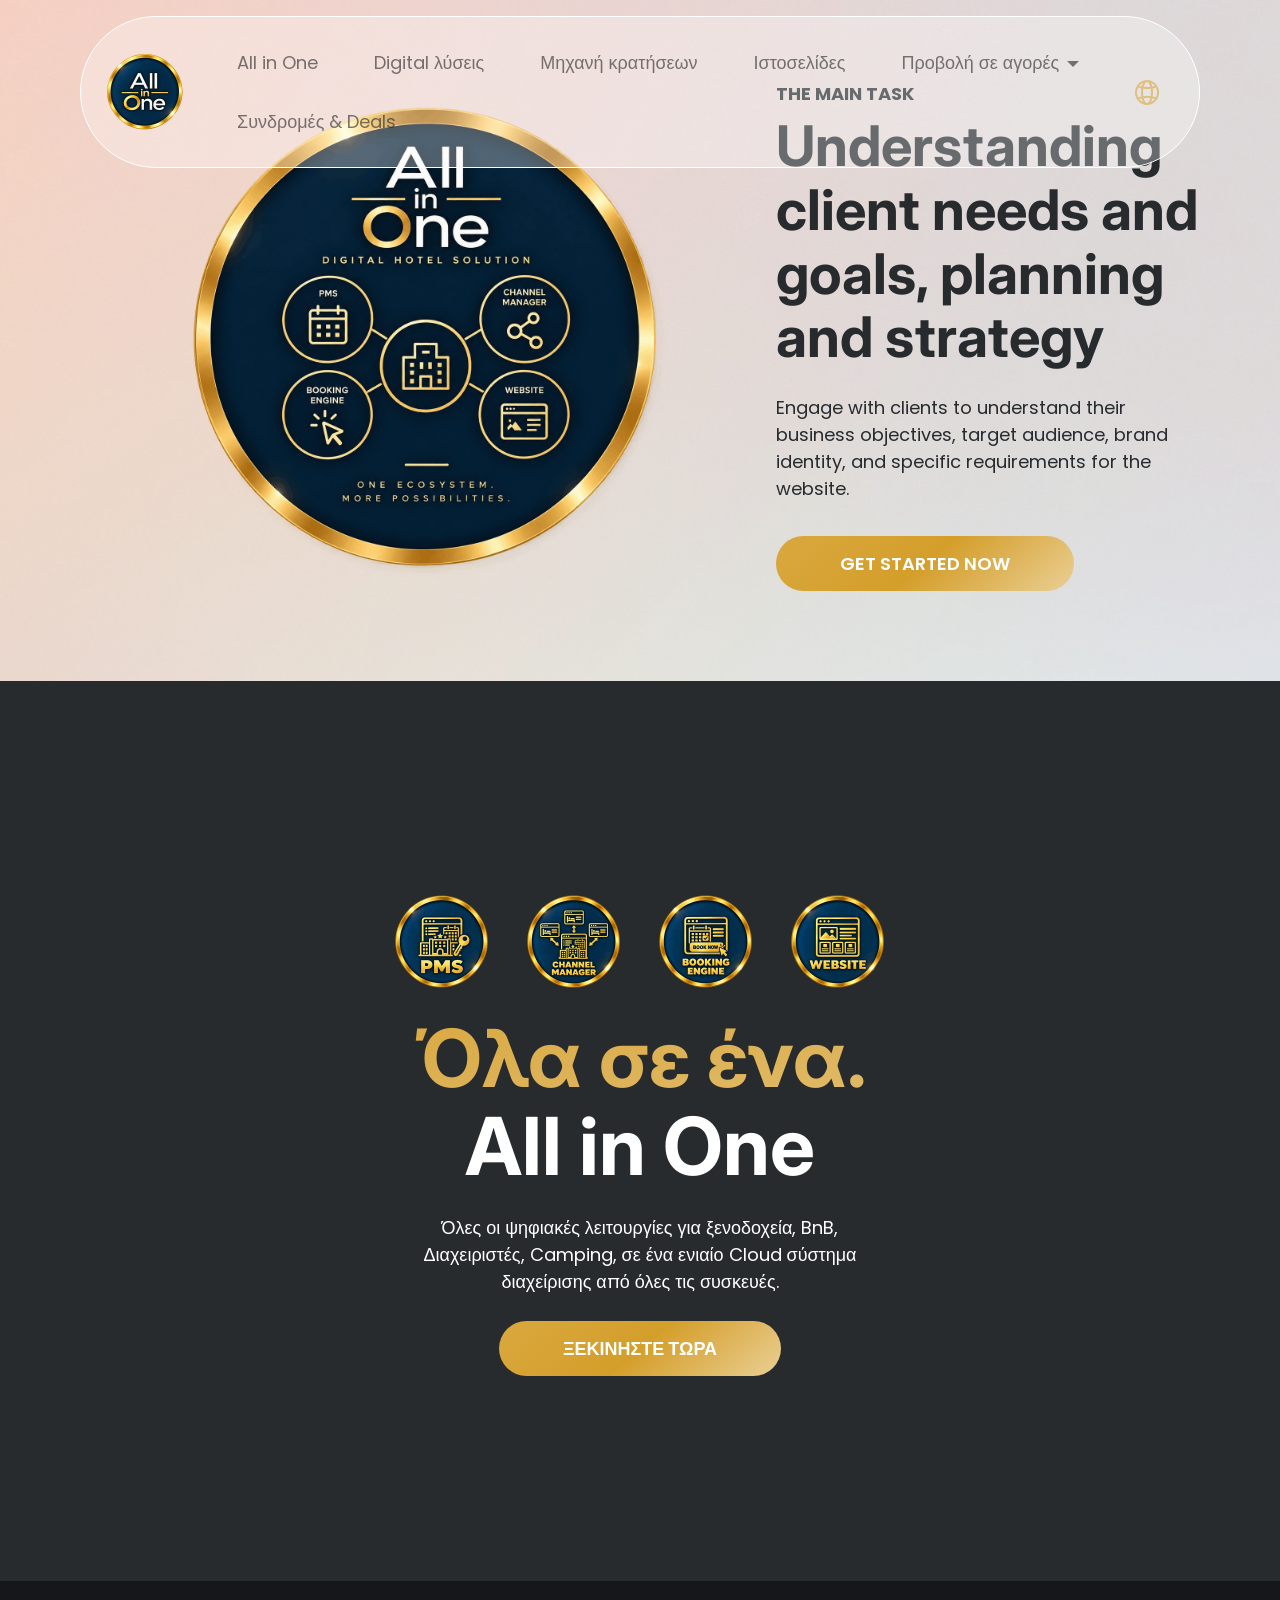
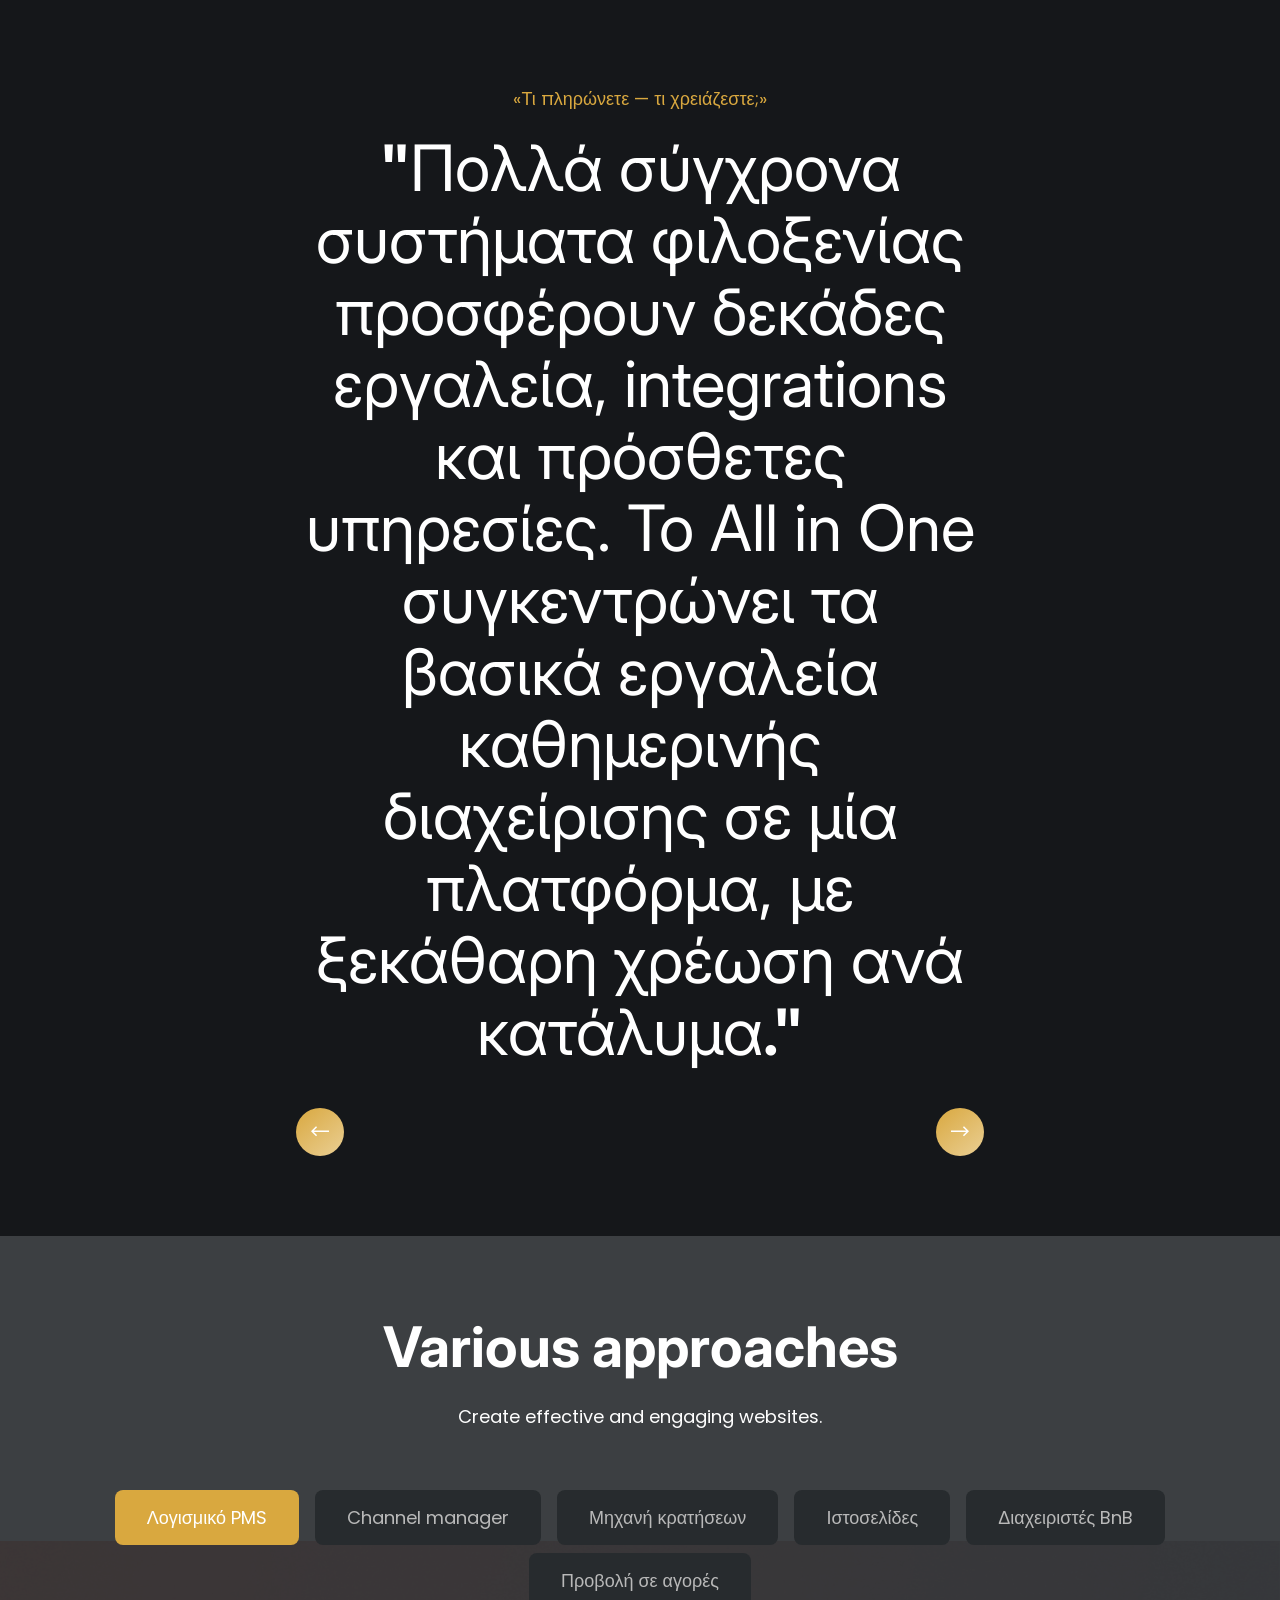
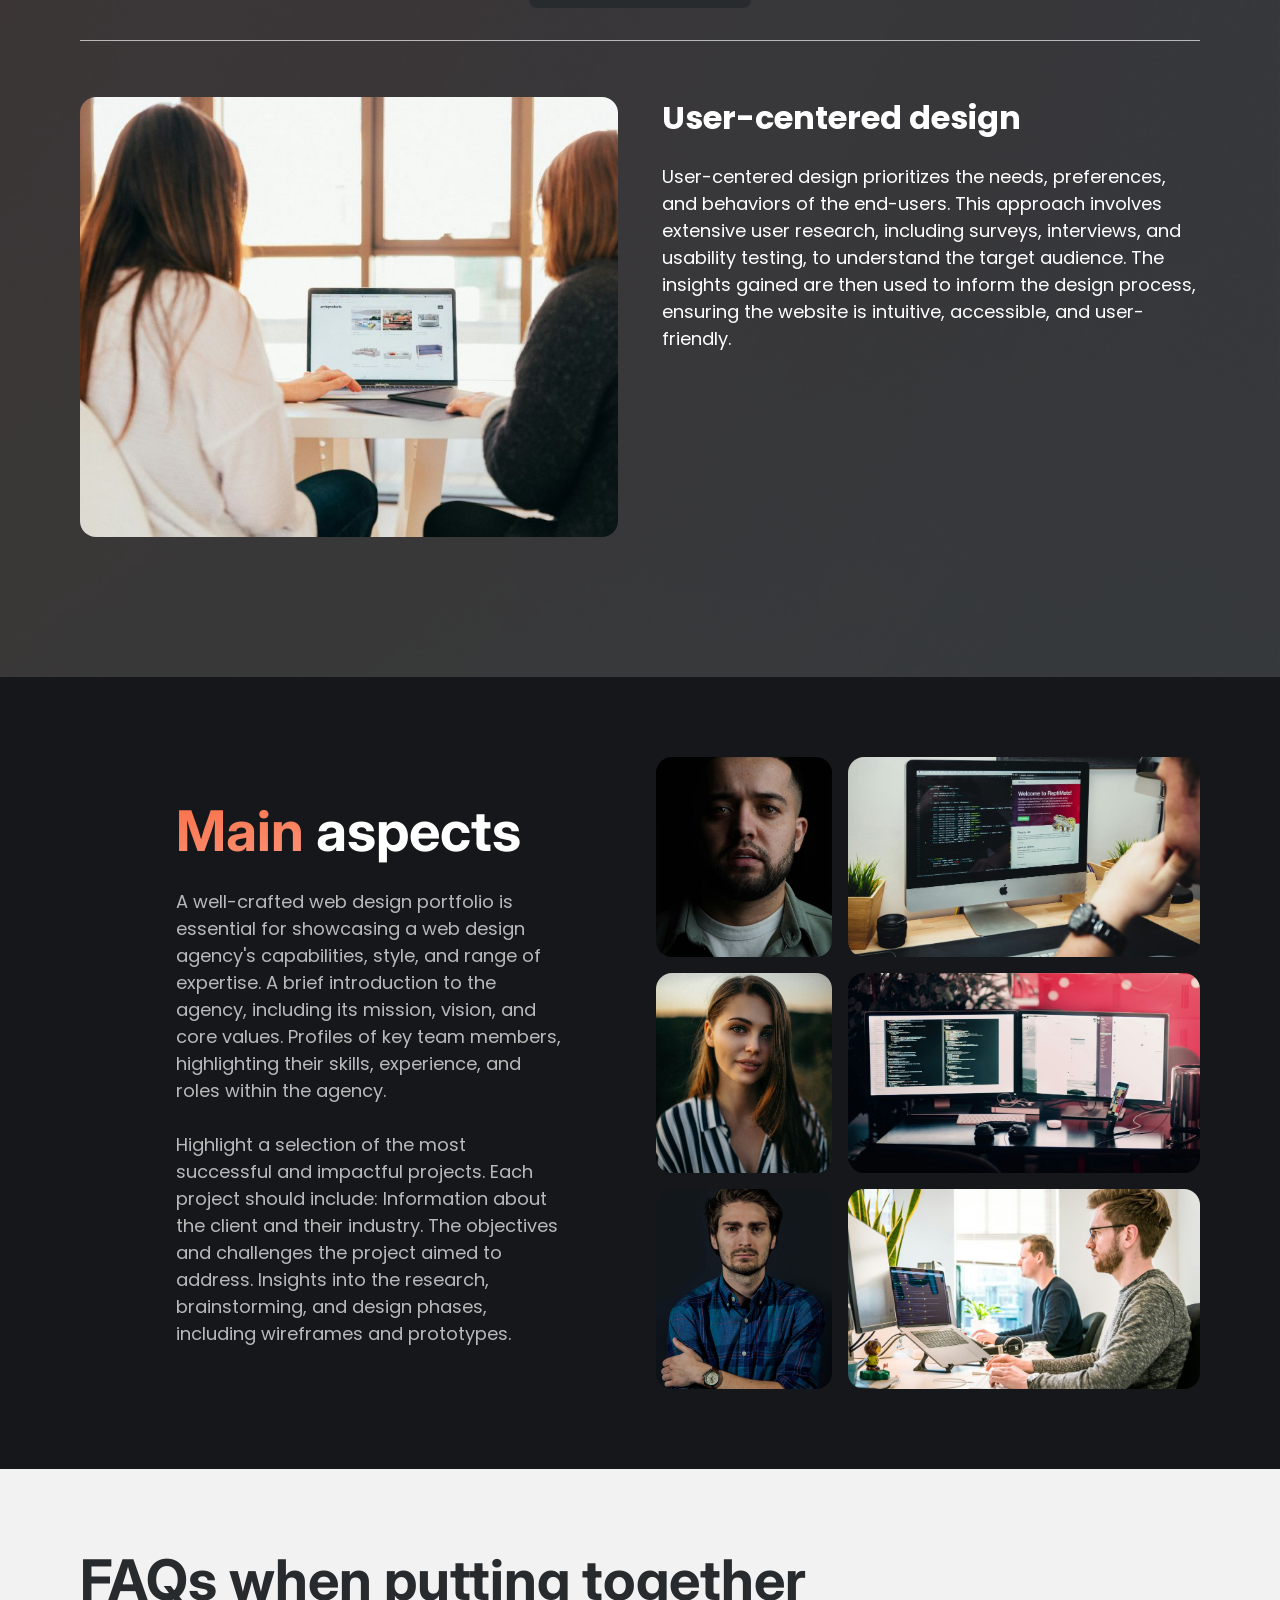
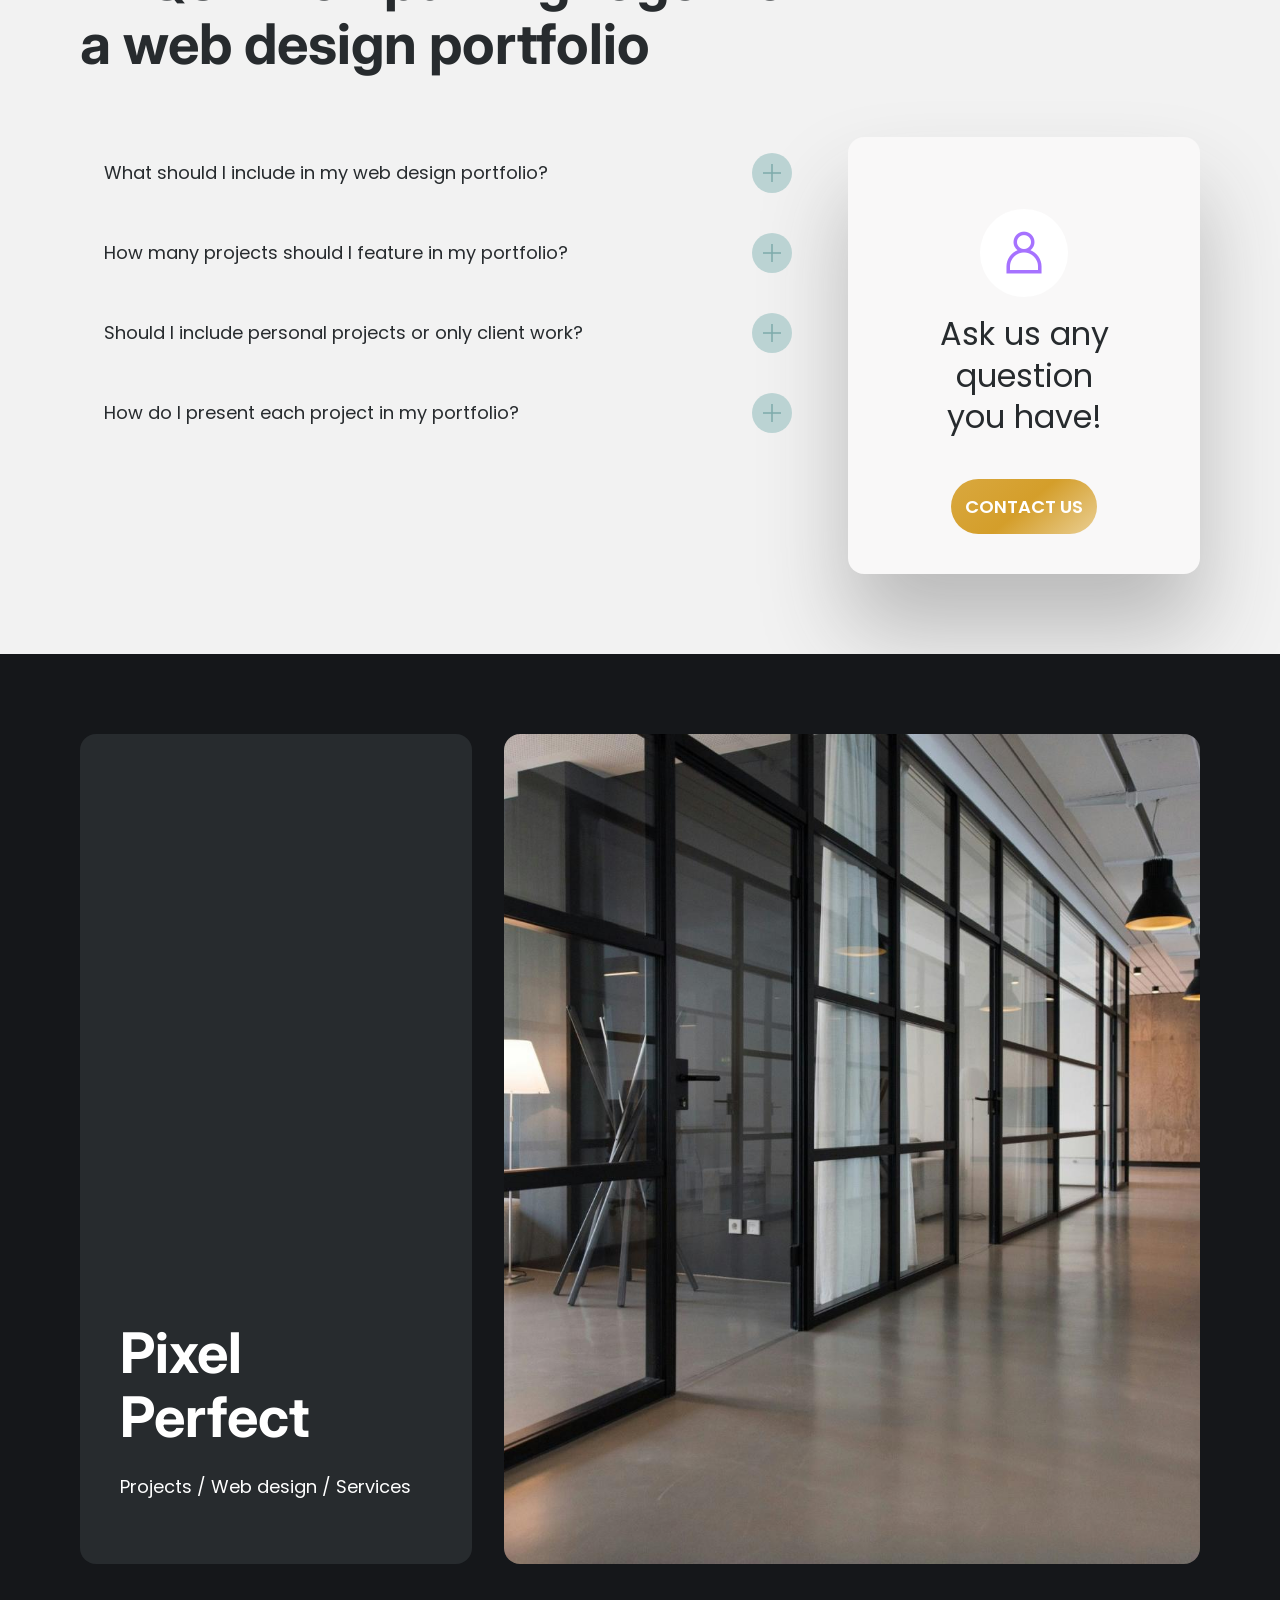
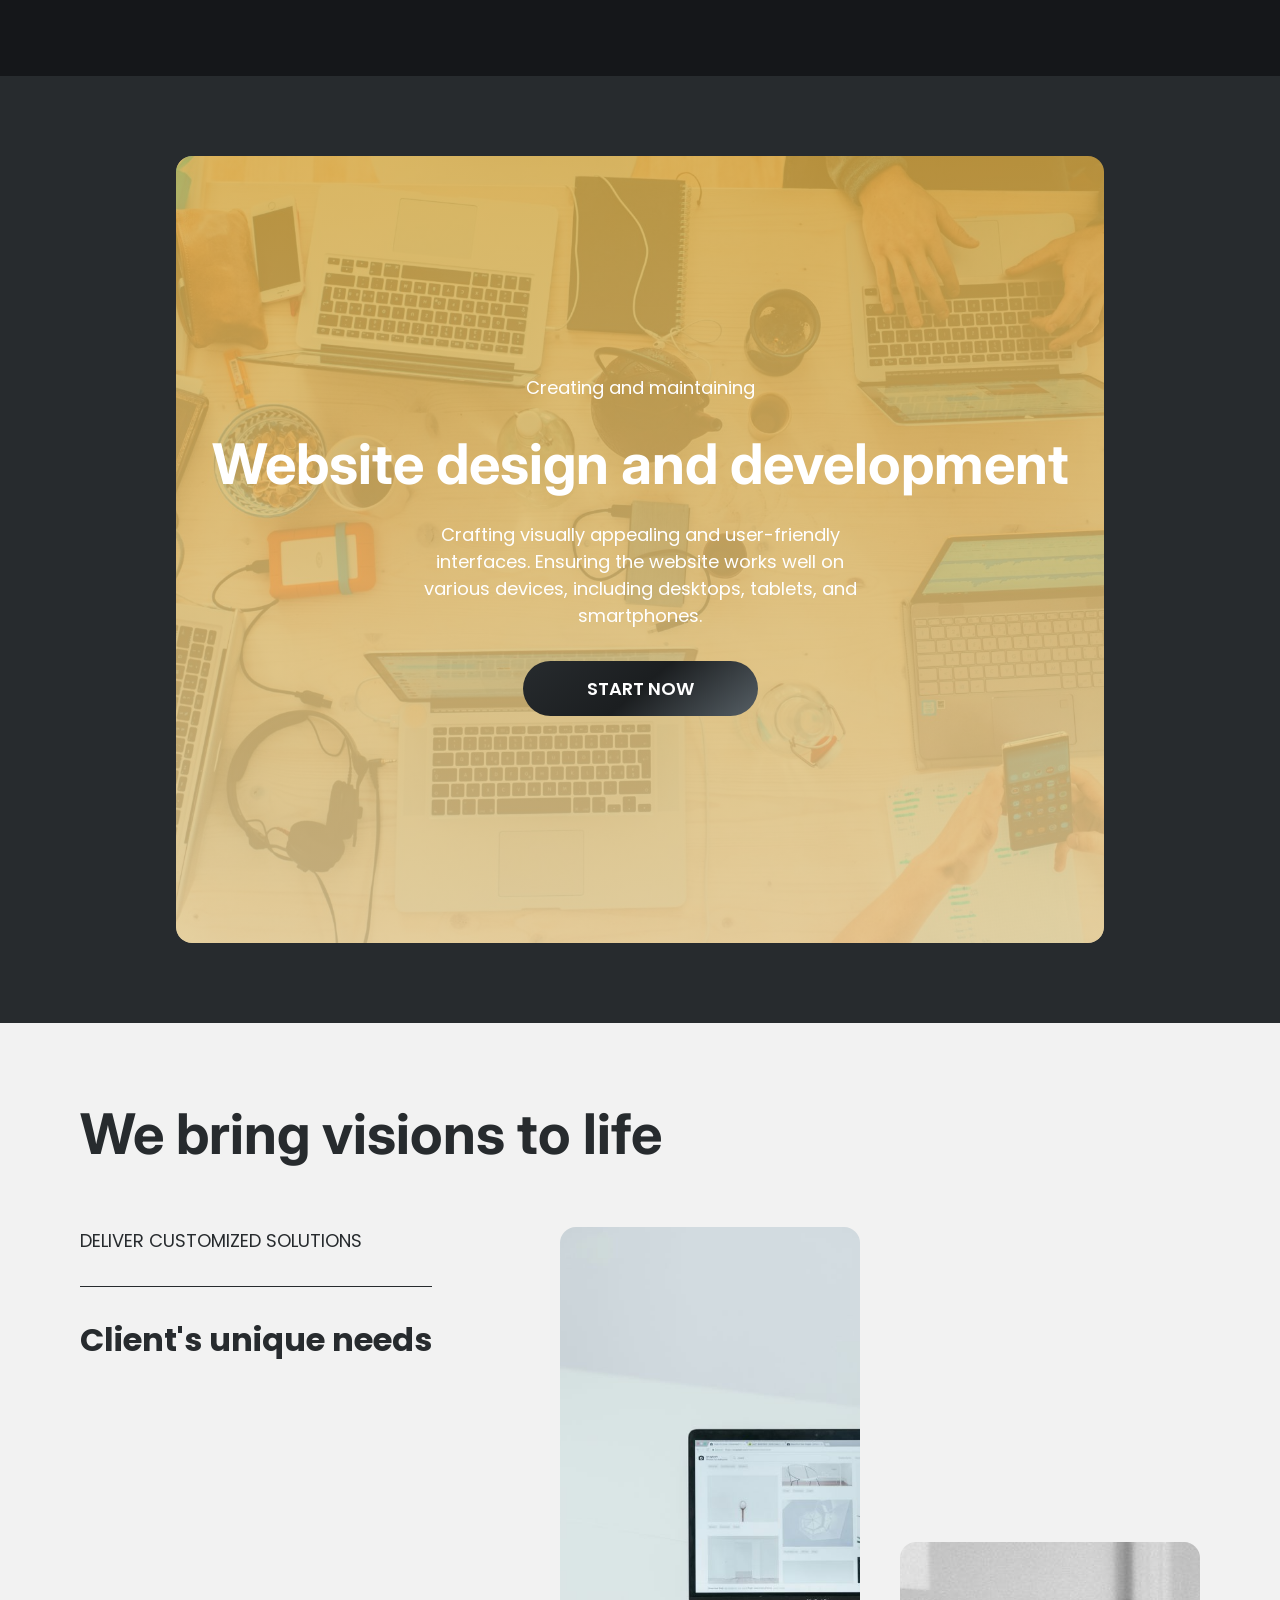
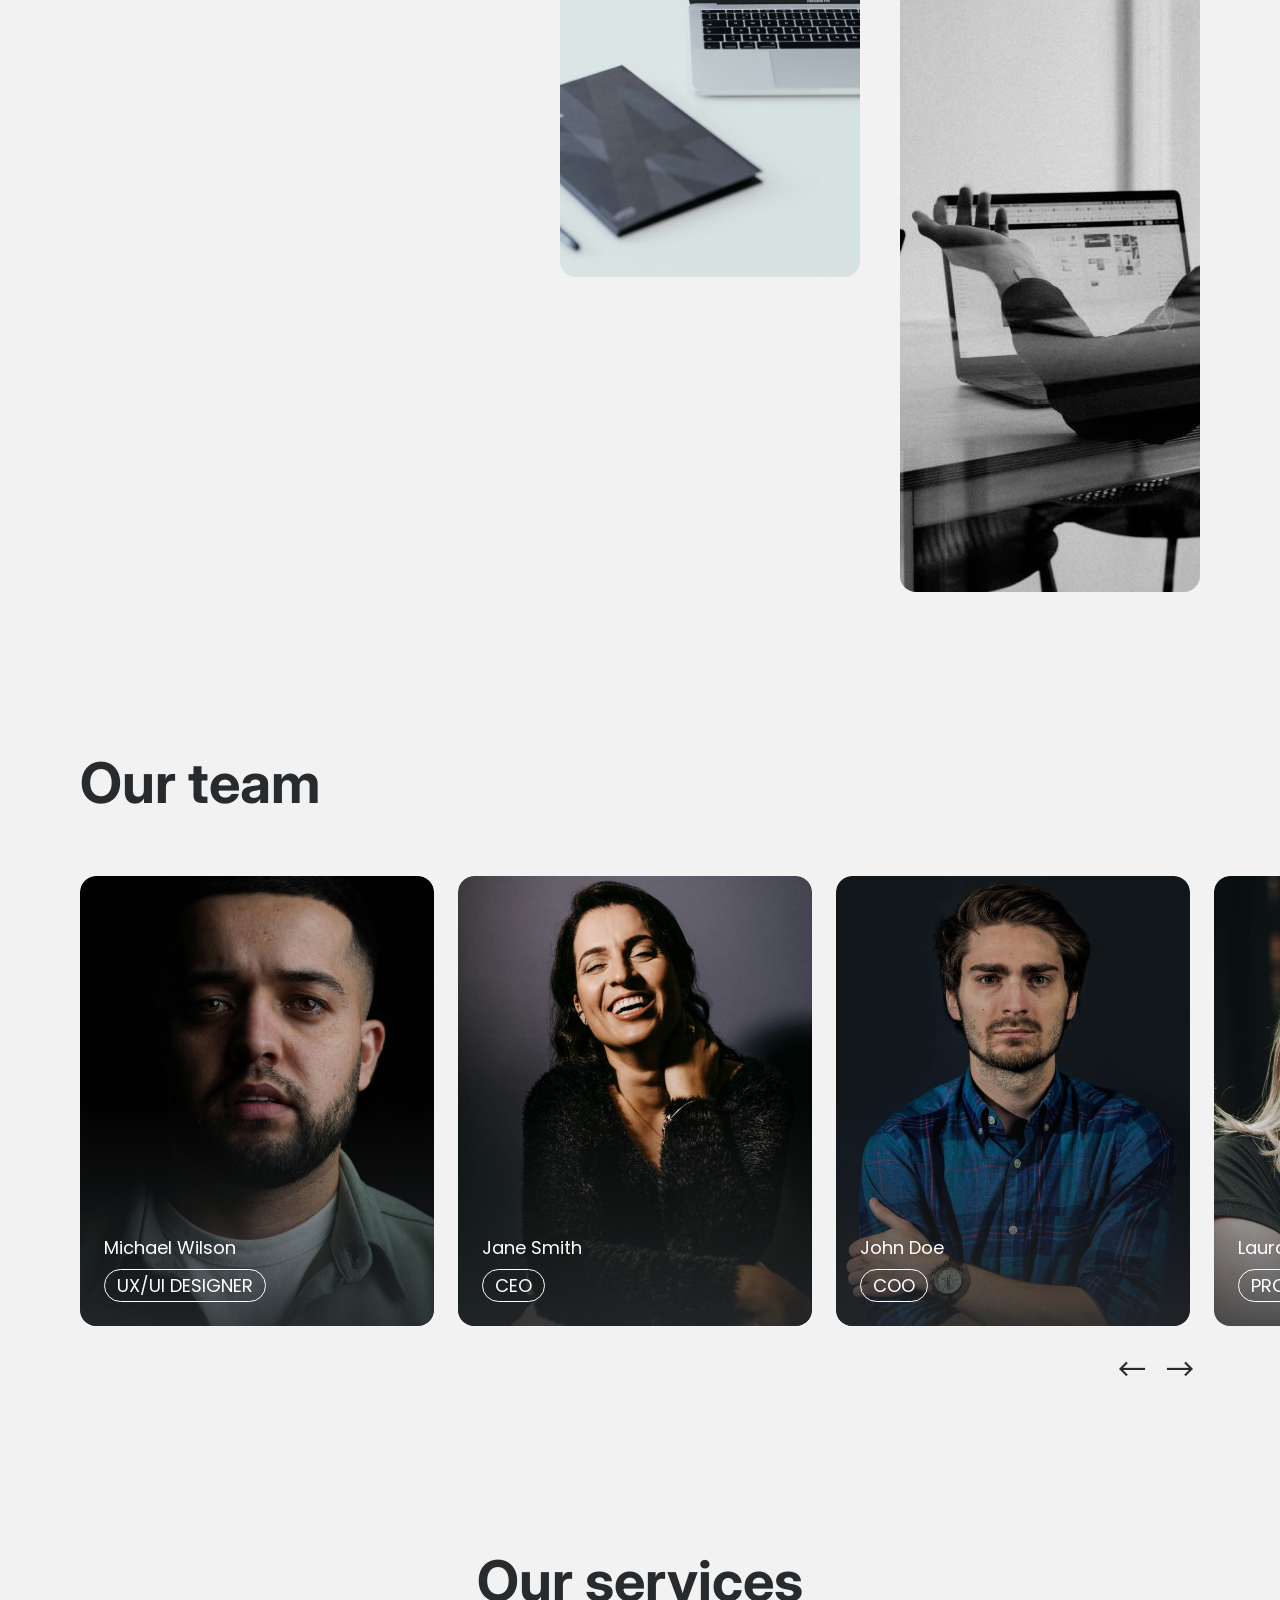
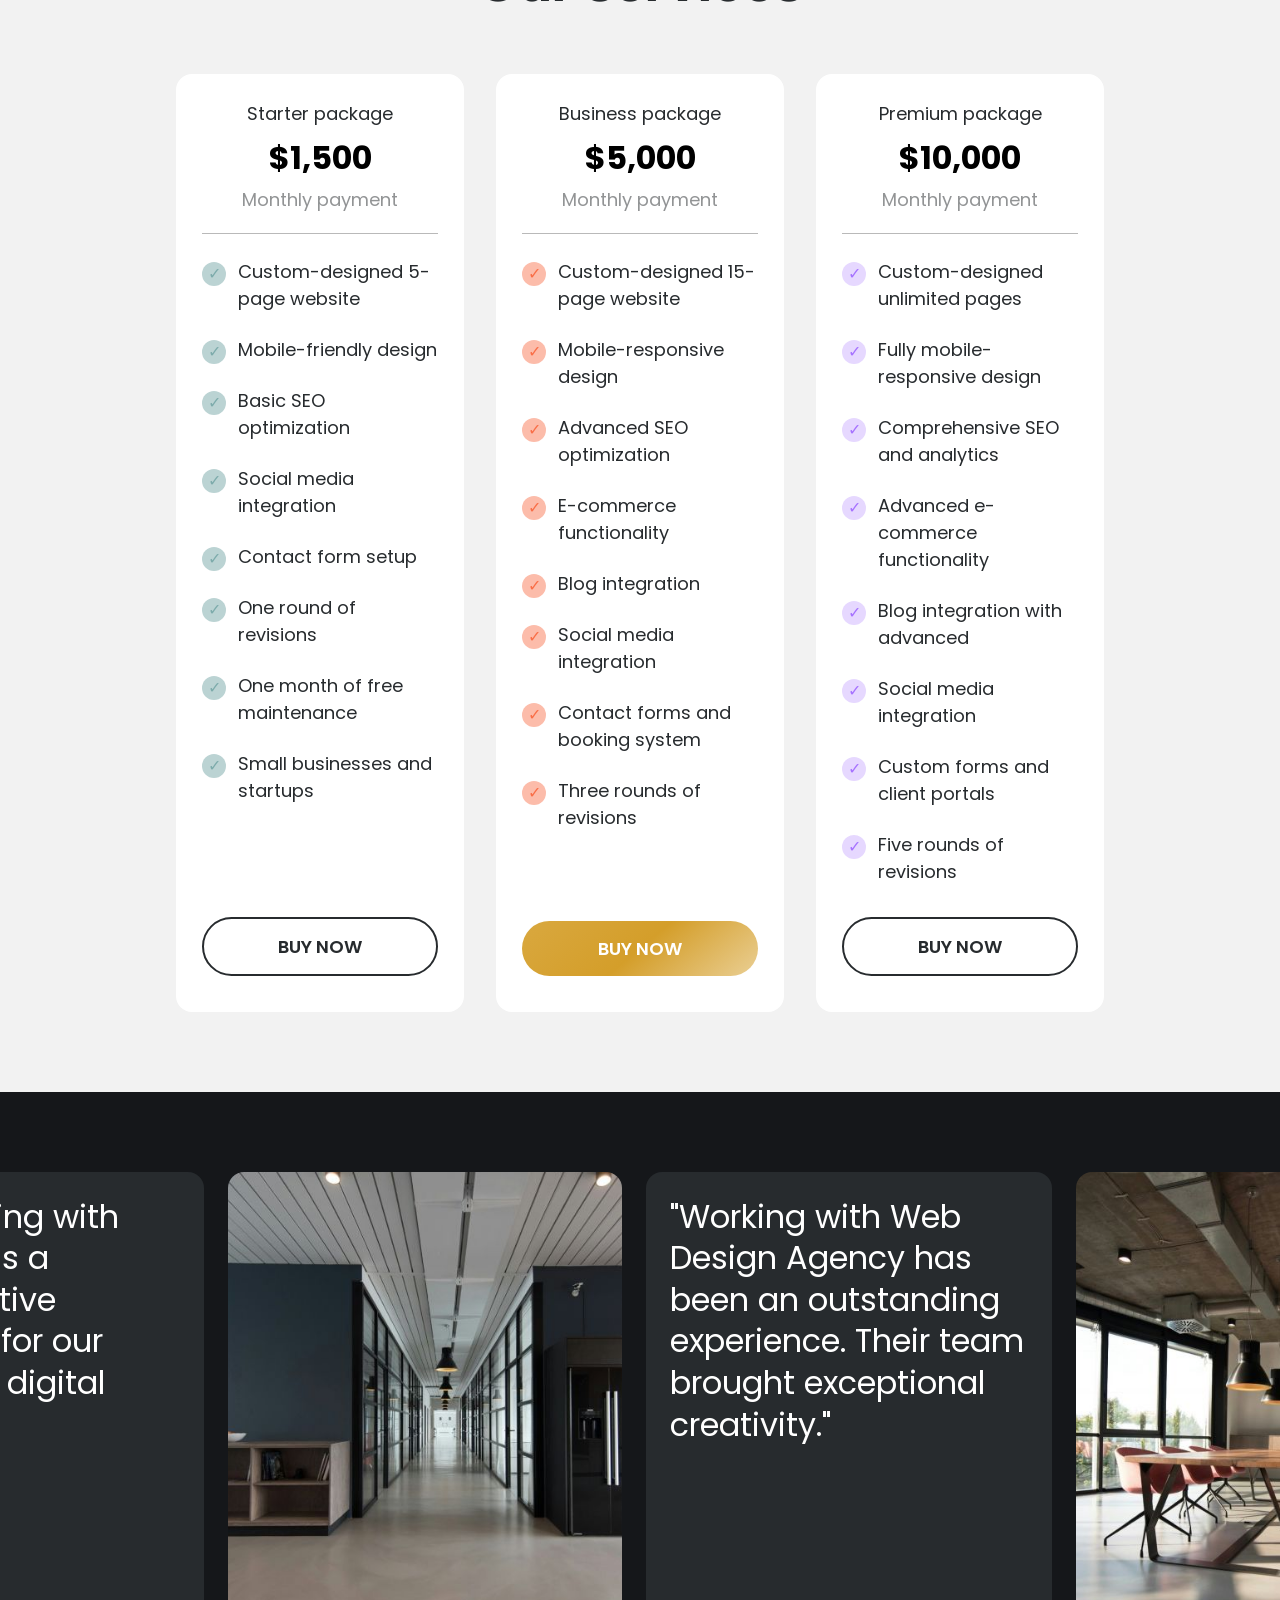
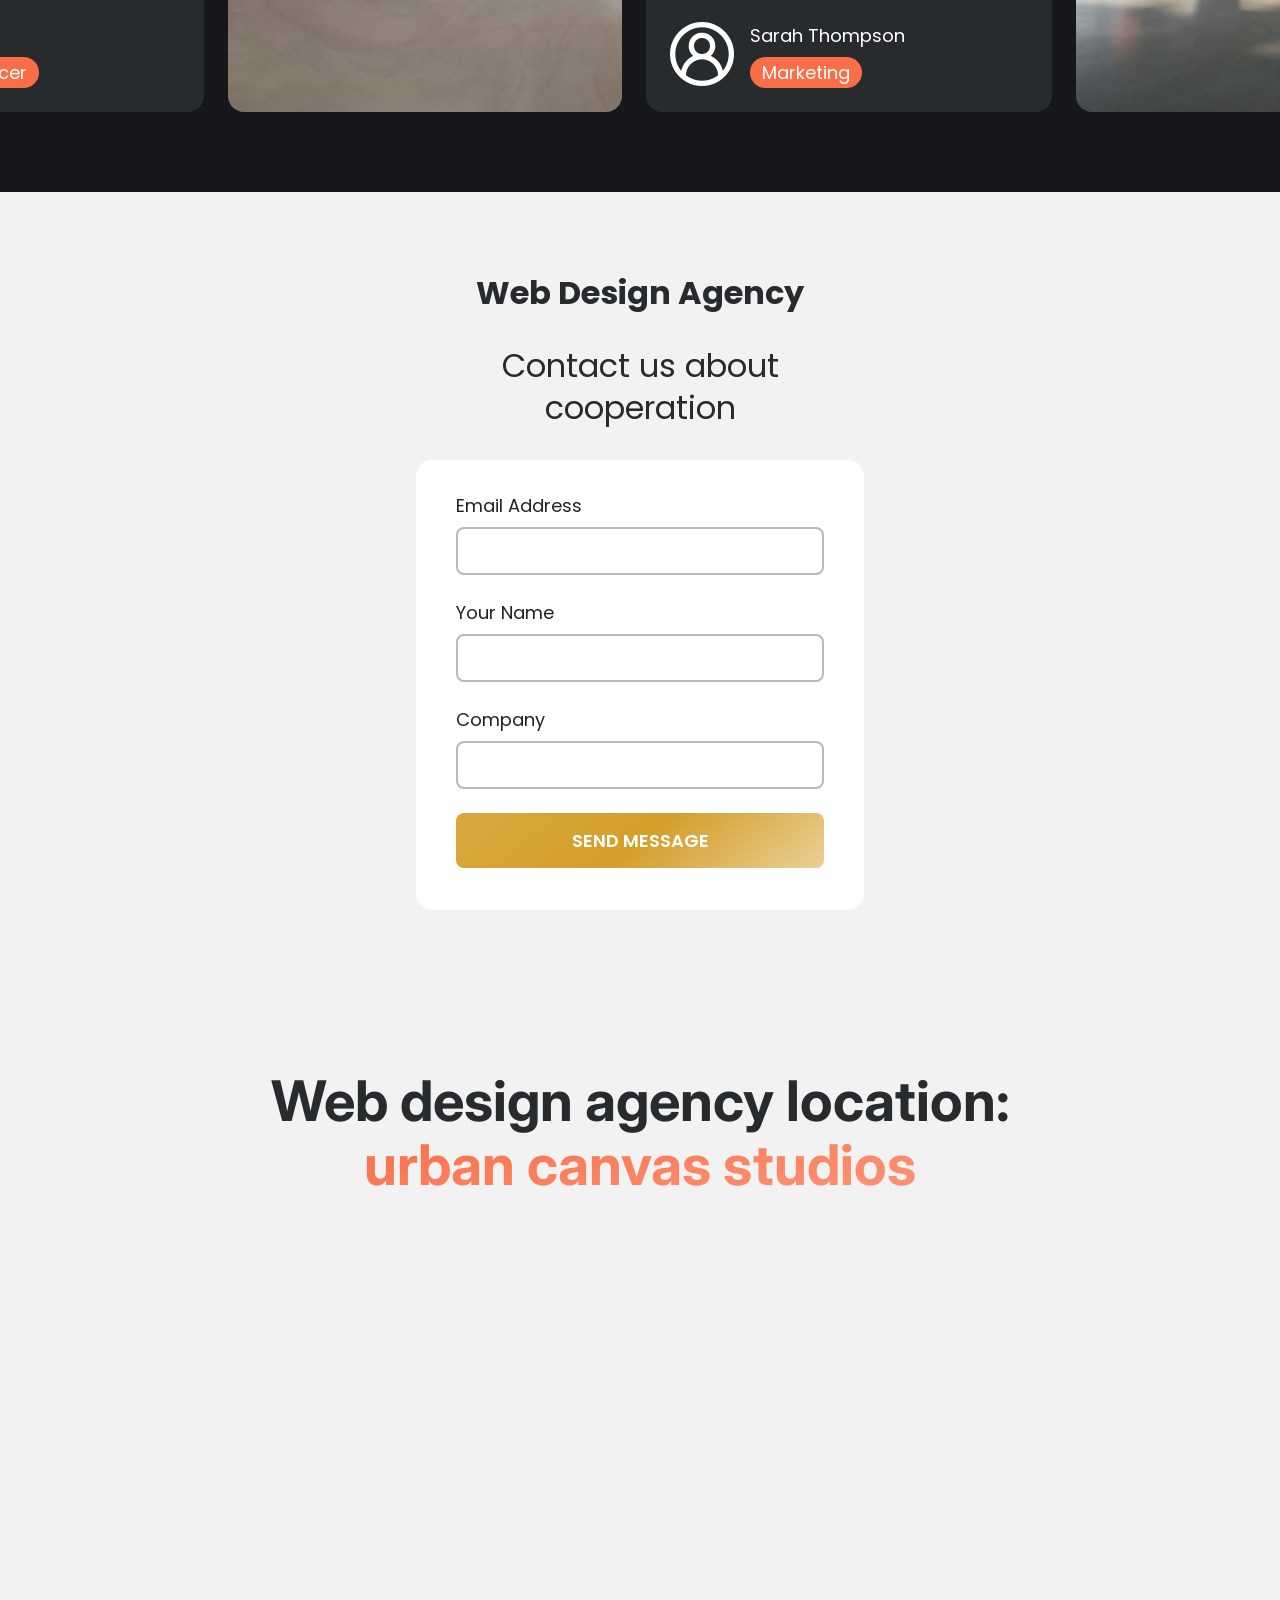
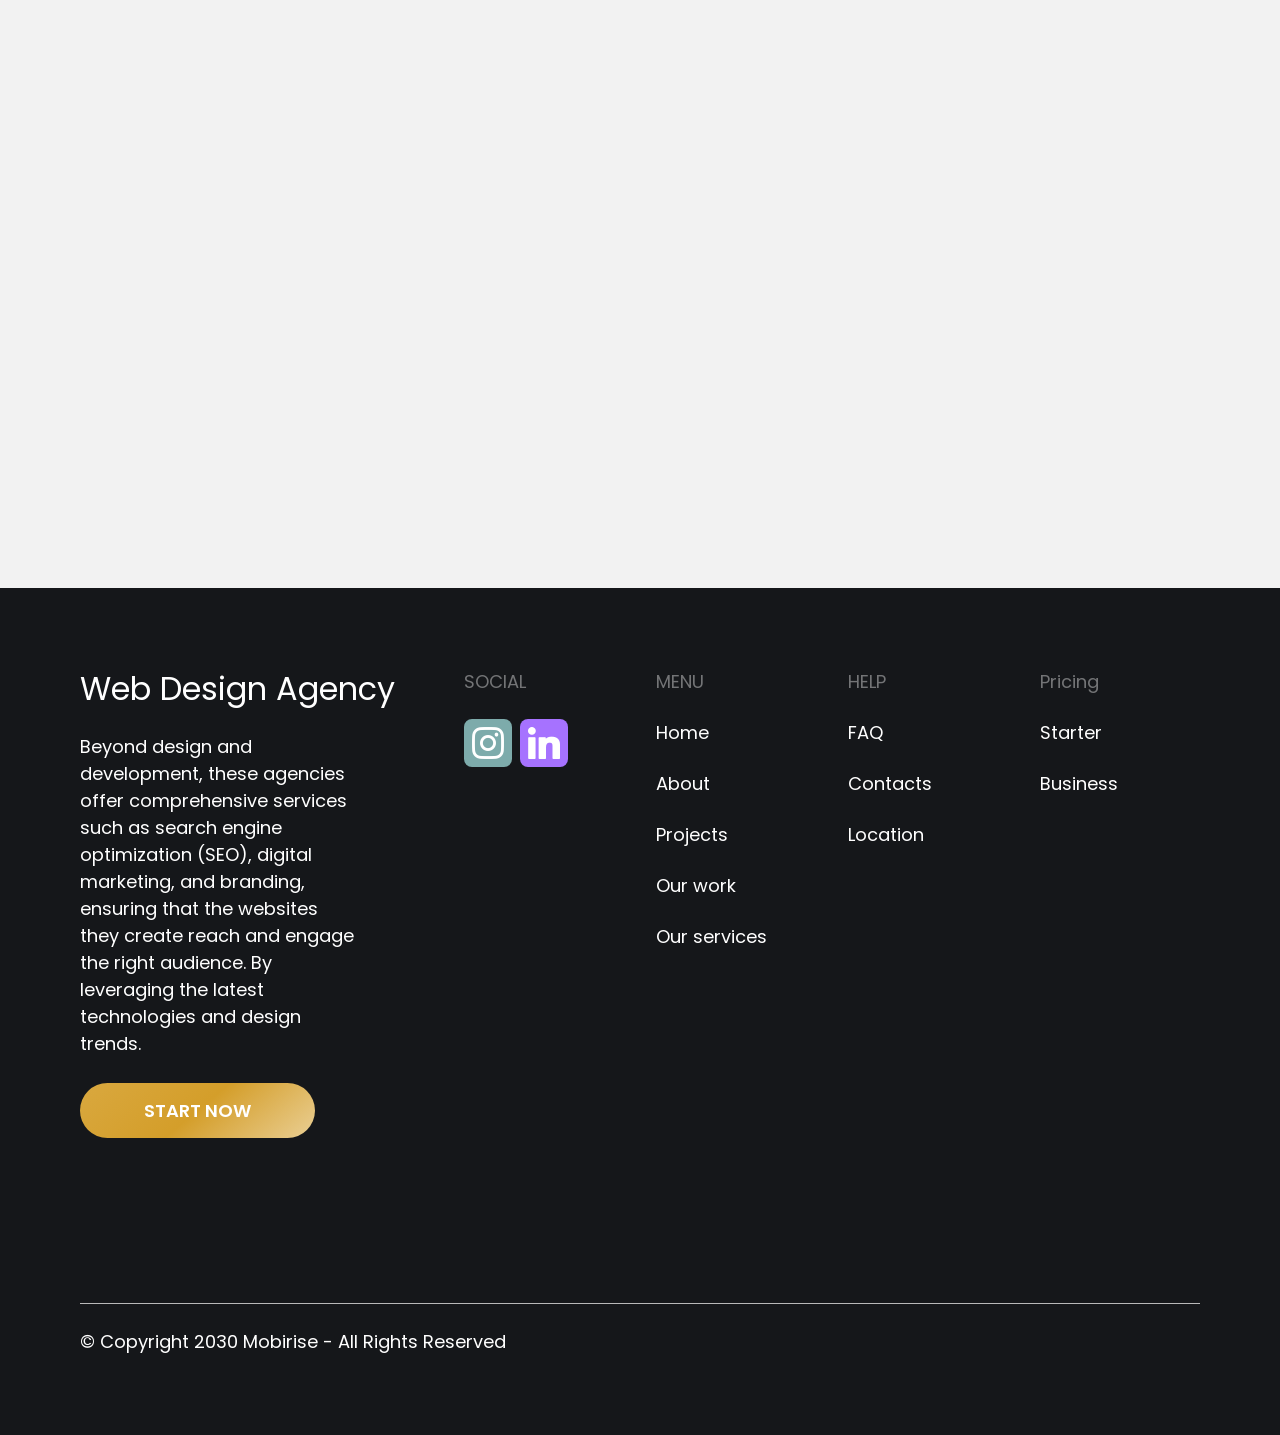
<file: index.html>
<!DOCTYPE html>
<html  >
<head>
  
  <meta charset="UTF-8">
  <meta http-equiv="X-UA-Compatible" content="IE=edge">
  
  <meta name="viewport" content="width=device-width, initial-scale=1, minimum-scale=1">
  <link rel="shortcut icon" href="assets/images/logo-all-in-one-new-transparent-160x160.png" type="image/x-icon">
  <meta name="description" content="">
  
  
  <title>Home</title>
  <link rel="stylesheet" href="assets/web/assets/mobirise-icons2/mobirise2.css">
  <link rel="stylesheet" href="assets/bootstrap/css/bootstrap.min.css">
  <link rel="stylesheet" href="assets/parallax/jarallax.css">
  <link rel="stylesheet" href="assets/dropdown/css/style.css">
  <link rel="stylesheet" href="assets/socicon/css/styles.css">
  <link rel="stylesheet" href="assets/theme/css/style.css">
  <link rel="preload" href="https://fonts.googleapis.com/css?family=Inter:100,200,300,400,500,600,700,800,900,100i,200i,300i,400i,500i,600i,700i,800i,900i&display=swap" as="style" onload="this.onload=null;this.rel='stylesheet'">
  <noscript><link rel="stylesheet" href="https://fonts.googleapis.com/css?family=Inter:100,200,300,400,500,600,700,800,900,100i,200i,300i,400i,500i,600i,700i,800i,900i&display=swap"></noscript>
  <link rel="preload" href="https://fonts.googleapis.com/css?family=Poppins:100,100i,200,200i,300,300i,400,400i,500,500i,600,600i,700,700i,800,800i,900,900i&display=swap" as="style" onload="this.onload=null;this.rel='stylesheet'">
  <noscript><link rel="stylesheet" href="https://fonts.googleapis.com/css?family=Poppins:100,100i,200,200i,300,300i,400,400i,500,500i,600,600i,700,700i,800,800i,900,900i&display=swap"></noscript>
  <link rel="preload" as="style" href="assets/mobirise/css/mbr-additional.css?v=YECf2H"><link rel="stylesheet" href="assets/mobirise/css/mbr-additional.css?v=YECf2H" type="text/css">

  
  
  

</head>
<body>
  
  <section data-bs-version="5.1" class="menu menu01 flexm5 cid-ugTWN2y5vU" once="menu" id="menu01-1">
    

    <div class="container-fluid">
        <nav class="navbar navbar-dropdown navbar-fixed-top navbar-expand-lg">
            <div class="menu-container">
                <div class="navbar-brand">
				<span class="navbar-logo">
					<a href="index.html">
						<img src="assets/images/logo-all-in-one-new-transparent-160x160.png" alt="" style="height: 5rem;">
					</a>
				</span>
                    
                </div>
                <button class="navbar-toggler" type="button" data-toggle="collapse" data-bs-toggle="collapse" data-target="#navbarSupportedContent" data-bs-target="#navbarSupportedContent" aria-controls="navbarNavAltMarkup" aria-expanded="false" aria-label="Toggle navigation">
                    <div class="hamburger">
                        <span></span>
                        <span></span>
                        <span></span>
                        <span></span>
                    </div>
                </button>
                <div class="collapse navbar-collapse" id="navbarSupportedContent">
                    <ul class="navbar-nav nav-dropdown nav-right" data-app-modern-menu="true"><li class="nav-item">
                            <a class="nav-link link text-black display-4" href="file:///Users/andreasstefanis/Library/Application%20Support/Mobirise.com/Mobirise/andreas_0040stefanis_002dconsulting_002ede/addons/flexm5/components/index.html">All in One</a>
                        </li><li class="nav-item"><a class="nav-link link text-black display-4" href="file:///Users/andreasstefanis/Library/Application%20Support/Mobirise.com/Mobirise/andreas_0040stefanis_002dconsulting_002ede/addons/flexm5/components/index.html">Digital λύσεις</a></li><li class="nav-item"><a class="nav-link link text-black display-4" href="file:///Users/andreasstefanis/Library/Application%20Support/Mobirise.com/Mobirise/andreas_0040stefanis_002dconsulting_002ede/addons/flexm5/components/index.html">Μηχανή κρατήσεων</a></li><li class="nav-item"><a class="nav-link link text-black display-4" href="file:///Users/andreasstefanis/Library/Application%20Support/Mobirise.com/Mobirise/andreas_0040stefanis_002dconsulting_002ede/addons/flexm5/components/index.html">Ιστοσελίδες</a></li><li class="nav-item dropdown"><a class="nav-link link dropdown-toggle text-black display-4" href="file:///Users/andreasstefanis/Library/Application%20Support/Mobirise.com/Mobirise/andreas_0040stefanis_002dconsulting_002ede/addons/flexm5/components/index.html" data-toggle="dropdown-submenu" data-bs-toggle="dropdown" data-bs-auto-close="outside" aria-expanded="false">Προβολή σε αγορές</a><div class="dropdown-menu" aria-labelledby="dropdown-324"><a class="dropdown-item text-black display-4" href="file:///Users/andreasstefanis/Library/Application%20Support/Mobirise.com/Mobirise/andreas_0040stefanis_002dconsulting_002ede/addons/flexm5/components/index.html">Campings</a><a class="show dropdown-item text-black display-4" href="file:///Users/andreasstefanis/Library/Application%20Support/Mobirise.com/Mobirise/andreas_0040stefanis_002dconsulting_002ede/addons/flexm5/components/index.html">Padel</a><a class="show dropdown-item text-black display-4" href="file:///Users/andreasstefanis/Library/Application%20Support/Mobirise.com/Mobirise/andreas_0040stefanis_002dconsulting_002ede/addons/flexm5/components/index.html">secret-deals-hotels</a></div></li>
                        
                        
                        <li class="nav-item">
                            <a class="nav-link link text-black display-4" href="#pricing01-e">Συνδρομές &amp; Deals</a>
                        </li></ul>
                    <div class="icons-menu">
                        <a class="iconfont-wrapper" href="#">
                            <span class="p-2 mbr-iconfont mobi-mbri-globe-2 mobi-mbri"></span>
                        </a>
                        
                        
                        
                    </div>
                    
                </div>
            </div>
        </nav>
    </div>
</section>

<section data-bs-version="5.1" class="article01 flexm5 cid-ugTWT8InOz" id="article01-6">
    

    
    <div class="mbr-overlay" style="opacity: 0.6; background-color: rgb(242, 242, 242);"></div>

    <div class="container-fluid">
        <div class="row items-wrapper">
            <div class="col-12 col-lg-5 card">
				<div class="image-wrapper">
					<img src="assets/images/all-in-one-products-1254x1254.png" alt="">
				</div>
            </div>
            <div class="col-12 col-lg-6 card">
                <div class="content-wrapper">
                    <p class="mbr-desc mbr-fonts-style display-4">
                        <strong>THE MAIN TASK </strong>
                    </p>
                    <h2 class="mbr-section-title mbr-fonts-style display-5">
                        <strong>Understanding client needs and goals, planning and strategy</strong>
                    </h2>
                    <p class="mbr-text mbr-fonts-style display-4">
                        Engage with clients to understand their business objectives, target audience, brand identity,
                        and specific requirements for the website.
                    </p>
                    <div class="mbr-section-btn">
                        <a class="btn btn-secondary display-4" href="#">
                            GET STARTED NOW
                        </a>
                    </div>
                </div>
            </div>
        </div>
    </div>
</section>

<section data-bs-version="5.1" class="header01 flexm5 cid-vvbSamHc4R mbr-fullscreen" id="header01-1">
	

	
	

	<div class="container-fluid">
		<div class="row">
			<div class="col-12">
				<div class="content-wrapper">
					<div class="clients-wrapper">
						<div class="clients-wrap">
							<div class="item features-image">
								<div class="item-wrapper">
									<div class="item-img">
										<img src="assets/images/pms-200x200.png" alt="" title="">
									</div>
								</div>
							</div>
							<div class="item features-image">
								<div class="item-wrapper">
									<div class="item-img">
										<img src="assets/images/channel20manager-200x200.png" alt="" title="">
									</div>
								</div>
							</div>
							<div class="item features-image">
								<div class="item-wrapper">
									<div class="item-img">
										<img src="assets/images/bookingengine-200x200.png" alt="" title="">
									</div>
								</div>
							</div>
							<div class="item features-image">
								<div class="item-wrapper">
									<div class="item-img">
										<img src="assets/images/website-200x200.png" alt="" title="">
									</div>
								</div>
							</div>
							
							
						</div>
					</div>
					<h1 class="mbr-section-title mbr-fonts-style display-1">
						<strong><span><b>Όλα σε ένα.</b></span><br>All in One</strong></h1>
					<div class="text-wrapper">
						<p class="mbr-text mbr-fonts-style display-4">
							Όλες οι ψηφιακές λειτουργίες για ξενοδοχεία, BnB, Διαχειριστές, Camping, σε ένα ενιαίο Cloud σύστημα διαχείρισης από όλες τις συσκευές.</p>
					</div>
					<div class="mbr-section-btn"><a class="btn btn-secondary display-4" href="#">ΞΕΚΙΝΗΣΤΕ ΤΩΡΑ</a></div>
				</div>
			</div>
		</div>
	</div>
</section>

<section data-bs-version="5.1" class="slider04 mbr-embla flexm5 cid-vvq9YNXsNu" id="slider04-l">
    
    

    <div class="container-fluid">
        <div class="row items-wrapper">
            <div class="col-12 col-lg-8">
                <div class="embla" data-skip-snaps="true" data-align="center" data-contain-scroll="trimSnaps" data-loop="true" data-auto-play-interval="4" data-draggable="true">
                    <div class="embla__viewport">
                        <div class="embla__container">
                            <div class="embla__slide slider-image item features-without-image" style="margin-left: 12px; margin-right: 12px;">
                                <div class="slide-content">
                                    <div class="item-wrapper">
                                        <div class="item-content">
                                            <p class="item-name mbr-fonts-style display-4">
                                                «Τι πληρώνετε — τι χρειάζεστε;»</p>
                                            <p class="item-text mbr-fonts-style display-2">
                                                <strong>"</strong>Πολλά σύγχρονα συστήματα φιλοξενίας προσφέρουν δεκάδες εργαλεία, integrations και πρόσθετες υπηρεσίες.&nbsp;Το All in One συγκεντρώνει τα βασικά εργαλεία καθημερινής διαχείρισης σε μία πλατφόρμα, με ξεκάθαρη χρέωση ανά κατάλυμα<strong>."
                                                </strong>
                                            </p>
                                        </div>
                                    </div>
                                </div>
                            </div>
                            <div class="embla__slide slider-image item features-without-image" style="margin-left: 12px; margin-right: 12px;">
                                <div class="slide-content">
                                    <div class="item-wrapper">
                                        <div class="item-content">
                                            <p class="item-name mbr-fonts-style display-4">
                                                Χρησιμοποιείτε ήδη PMS ή Channel Manager;
                                            </p>
                                            <p class="item-text mbr-fonts-style display-2">Συγκρίνετε τη σημερινή σας λύση με το All in One και δείτε πόσο θα κόστιζε η διαχείριση των καταλυμάτων σας με PMS, Channel Manager, Booking Engine και myDATA σε μία πλατφόρμα.</p>
                                        </div>
                                    </div>
                                </div>
                            </div>
                            <div class="embla__slide slider-image item features-without-image" style="margin-left: 12px; margin-right: 12px;">
                                <div class="slide-content">
                                    <div class="item-wrapper">
                                        <div class="item-content">
                                            <p class="item-name mbr-fonts-style display-4">
                                                «Γιατί να πληρώνετε για περισσότερα απ’ όσα χρειάζεστε;»</p>
                                            <p class="item-text mbr-fonts-style display-2">PMS + Channel Manager + Booking Engine + myDATA.<br>Μία πλατφόρμα. Μία συνδρομή. Χωρίς περιττή πολυπλοκότητα.</p>
                                        </div>
                                    </div>
                                </div>
                            </div>
                        </div>
                    </div>
                    <button class="embla__button embla__button--prev">
                        <span class="mobi-mbri mobi-mbri-left mbr-iconfont" aria-hidden="true"></span>
                        <span class="sr-only visually-hidden visually-hidden visually-hidden">Previous</span>
                    </button>
                    <button class="embla__button embla__button--next">
                        <span class="mobi-mbri mobi-mbri-right mbr-iconfont" aria-hidden="true"></span>
                        <span class="sr-only visually-hidden visually-hidden visually-hidden">Next</span>
                    </button>
                </div>
            </div>
        </div>
    </div>
</section>

<section data-bs-version="5.1" class="tabs01 flexm5 cid-ugTWXQjfkY mbr-parallax-background" id="tabs01-a">
    

    
    <div class="mbr-overlay" style="opacity: 0.9; background-color: rgb(39, 43, 46);"></div>

    <div class="container-fluid">
        <div class="row">
            <div class="col-12">
                <div class="content-wrapper">
                    <h2 class="mbr-section-title mbr-fonts-style display-5">
                        <strong>Various approaches</strong>
                    </h2>
                    <p class="mbr-text mbr-fonts-style display-4">
                        Create effective and engaging websites.
                    </p>
                </div>
                <div class="tabs-wrapper">
                    <ul class="nav nav-tabs" role="tablist">
                        <li class="nav-item first mbr-fonts-style"><a class="nav-link show mbr-fonts-style active display-4" role="tab" data-toggle="tab" data-bs-toggle="tab" href="#tabs01-a_tab0" aria-selected="true">Λογισμικό PMS</a></li>
                        <li class="nav-item"><a class="nav-link mbr-fonts-style active display-4" role="tab" data-toggle="tab" data-bs-toggle="tab" href="#tabs01-a_tab1" aria-selected="true">Channel manager</a></li>
                        <li class="nav-item"><a class="nav-link mbr-fonts-style active display-4" role="tab" data-toggle="tab" data-bs-toggle="tab" href="#tabs01-a_tab2" aria-selected="true">Μηχανή κρατήσεων</a></li>
                        <li class="nav-item"><a class="nav-link mbr-fonts-style active display-4" role="tab" data-toggle="tab" data-bs-toggle="tab" href="#tabs01-a_tab3" aria-selected="true">Ιστοσελίδες</a></li>
                        <li class="nav-item"><a class="nav-link mbr-fonts-style active display-4" role="tab" data-toggle="tab" data-bs-toggle="tab" href="#tabs01-a_tab4" aria-selected="true">Διαχειριστές BnB</a></li>
                        <li class="nav-item"><a class="nav-link mbr-fonts-style active display-4" role="tab" data-toggle="tab" data-bs-toggle="tab" href="#tabs01-a_tab5" aria-selected="true">Προβολή σε αγορές</a></li>
                    </ul>
                </div>
                <div class="tab-content">
                    <div id="tab1" class="tab-pane in active" role="tabpanel">
                        <div class="content-wrapper">
                            <div class="image-wrapper">
                                <img src="assets/images/image18.jpg" alt="">
                            </div>
                            <div class="text-wrapper">
                                <h4 class="item-title mbr-fonts-style display-7">
                                    <strong>User-centered design</strong>
                                </h4>
                                <div class="text-wrap">
                                    <p class="item-text mbr-fonts-style display-4">
                                        User-centered design prioritizes the needs, preferences, and behaviors of the
                                        end-users. This approach involves extensive user research, including surveys,
                                        interviews, and usability testing, to understand the target audience. The
                                        insights gained are then used to inform the design process, ensuring the website
                                        is intuitive, accessible, and user-friendly.
                                    </p>
                                </div>
                            </div>
                        </div>
                    </div>
                    <div id="tab2" class="tab-pane" role="tabpanel">
                        <div class="content-wrapper">
                            <div class="image-wrapper">
                                <img src="assets/images/image2.jpg" alt="">
                            </div>
                            <div class="text-wrapper">
                                <h4 class="item-title mbr-fonts-style display-7">
                                    <strong>Mobile-first design</strong>
                                </h4>
                                <div class="text-wrap">
                                    <p class="item-text mbr-fonts-style display-4">
                                        With the increasing use of mobile devices, many web design agencies adopt a
                                        mobile-first approach. This strategy involves designing the mobile version of a
                                        website first, then scaling up for larger screens. This ensures that the site is
                                        optimized for mobile users, providing a seamless experience on smartphones and
                                        tablets.
                                    </p>
                                </div>
                            </div>
                        </div>
                    </div>
                    <div id="tab3" class="tab-pane" role="tabpanel">
                        <div class="content-wrapper">
                            <div class="image-wrapper">
                                <img src="assets/images/background4.jpg" alt="">
                            </div>
                            <div class="text-wrapper">
                                <h4 class="item-title mbr-fonts-style display-7">
                                    <strong>Responsive web design</strong>
                                </h4>
                                <div class="text-wrap">
                                    <p class="item-text mbr-fonts-style display-4">
                                        Responsive web design ensures that a website adapts to different screen sizes
                                        and devices. By using flexible grids, layouts, and images, a responsive design
                                        provides an optimal viewing experience across a wide range of devices, from
                                        desktops to mobile phones. This approach is crucial for reaching a diverse
                                        audience.
                                    </p>
                                </div>
                            </div>
                        </div>
                    </div>
                    <div id="tab4" class="tab-pane" role="tabpanel">
                        <div class="content-wrapper">
                            <div class="image-wrapper">
                                <img src="assets/images/image13.jpg" alt="">
                            </div>
                            <div class="text-wrapper">
                                <h4 class="item-title mbr-fonts-style display-7">
                                    <strong>Agile development</strong>
                                </h4>
                                <div class="text-wrap">
                                    <p class="item-text mbr-fonts-style display-4">
                                        Agile development is a collaborative and iterative approach that emphasizes
                                        flexibility and customer feedback. Web design agencies using this method work in
                                        sprints, regularly delivering small updates and enhancements. This allows for
                                        continuous improvement based on user feedback and changing requirements,
                                        resulting in a more refined final product.
                                    </p>
                                </div>
                            </div>
                        </div>
                    </div>
                    <div id="tab5" class="tab-pane" role="tabpanel">
                        <div class="content-wrapper">
                            <div class="image-wrapper">
                                <img src="assets/images/image4.jpg" alt="">
                            </div>
                            <div class="text-wrapper">
                                <h4 class="item-title mbr-fonts-style display-7">
                                    <strong>Content-first design</strong>
                                </h4>
                                <div class="text-wrap">
                                    <p class="item-text mbr-fonts-style display-4">
                                        Content-first design focuses on the content as the primary driver of the design
                                        process. By prioritizing the website’s content early in the design phase,
                                        agencies ensure that the layout and structure effectively support and highlight
                                        the message. This approach is particularly useful for content-heavy sites like
                                        blogs, news sites, and corporate websites.
                                    </p>
                                </div>
                            </div>
                        </div>
                    </div>
                    <div id="tab6" class="tab-pane" role="tabpanel">
                        <div class="content-wrapper">
                            <div class="image-wrapper">
                                <img src="assets/images/image24.jpg" alt="">
                            </div>
                            <div class="text-wrapper">
                                <h4 class="item-title mbr-fonts-style display-7">
                                    <strong>Minimalist design</strong>
                                </h4>
                                <div class="text-wrap">
                                    <p class="item-text mbr-fonts-style display-4">
                                        Minimalist design emphasizes simplicity and clarity, stripping away unnecessary
                                        elements to focus on essential features and content. This approach creates
                                        clean, elegant websites that are easy to navigate and fast to load. It’s
                                        particularly effective for businesses that want to convey a sense of
                                        sophistication and modernity.
                                    </p>
                                </div>
                            </div>
                        </div>
                    </div>
                </div>
            </div>
        </div>
    </div>
</section>

<section data-bs-version="5.1" class="article04 flexm5 cid-vvq9M8WAid" id="article04-j">
    

    
    

    <div class="container-fluid">
        <div class="row items-wrapper">
            <div class="col-12 col-lg-5 card">
                <div class="content-wrapper">
                    <h2 class="mbr-section-title mbr-fonts-style display-5">
                        <strong><span><b>Main</b></span> aspects</strong>
                    </h2>
                    <p class="mbr-text mbr-fonts-style display-4">
                        A well-crafted web design portfolio is essential for showcasing a web design agency's
                        capabilities, style, and range of expertise.
                        A brief introduction to the agency, including its mission, vision, and core
                        values.
                        Profiles of key team members, highlighting their skills, experience, and
                        roles within the agency.
                        <br><br>
                        Highlight a selection of the most successful and impactful projects. Each project should include:
                        Information about the client and their industry.
                        The objectives and challenges the project aimed to address.
                        Insights into the research, brainstorming, and design phases, including wireframes and prototypes.
                    </p>
                    
                </div>
            </div>
            <div class="col-12 col-lg-6 card">
                <div class="image-wrapper">
                    <div class="item features-image">
                        <div class="item-wrapper">
                            <div class="item-img">
                                <img src="assets/images/image21.jpg" alt="">
                            </div>
                        </div>
                    </div>
                    <div class="item features-image">
                        <div class="item-wrapper">
                            <div class="item-img">
                                <img src="assets/images/image3.jpg" alt="">
                            </div>
                        </div>
                    </div>
                    <div class="item features-image">
                        <div class="item-wrapper">
                            <div class="item-img">
                                <img src="assets/images/image1.jpg" alt="">
                            </div>
                        </div>
                    </div>
                    <div class="item features-image">
                        <div class="item-wrapper">
                            <div class="item-img">
                                <img src="assets/images/image9.jpg" alt="">
                            </div>
                        </div>
                    </div>
                    <div class="item features-image">
                        <div class="item-wrapper">
                            <div class="item-img">
                                <img src="assets/images/image26.jpg" alt="">
                            </div>
                        </div>
                    </div>
                    <div class="item features-image">
                        <div class="item-wrapper">
                            <div class="item-img">
                                <img src="assets/images/image5.jpg" alt="">
                            </div>
                        </div>
                    </div>
                </div>
            </div>
        </div>
    </div>
</section>

<section data-bs-version="5.1" class="list01 flexm5 cid-vvq9SaFnpU" id="list01-k">
    

    
    

    <div class="container-fluid">
        <div class="row">
            <div class="col-12">
                <div class="content-wrapper">
                    <h2 class="mbr-section-title mbr-fonts-style display-5">
                        <strong>FAQs when putting together <br> a web design portfolio</strong>
                    </h2>
                </div>
            </div>
            <div class="col-12 col-lg-8">
                <div id="bootstrap-accordion_32" class="panel-group accordionStyles accordion" role="tablist" aria-multiselectable="true">
                    <div class="card">
                        <div class="card-header" role="tab" id="headingOne">
                            <a role="button" class="panel-title collapsed" data-toggle="collapse" data-bs-toggle="collapse" data-core="" href="#collapse1_32" aria-expanded="false" aria-controls="collapse1">
                                <h4 class="panel-title-edit mbr-fonts-style display-4">
                                    What should I include in my web design portfolio?
                                </h4>
                                <div class="icon-wrapper">
                                    <span class="sign mbr-iconfont mobi-mbri-plus mobi-mbri"></span>
                                </div>
                            </a>
                        </div>
                        <div id="collapse1_32" class="panel-collapse noScroll collapse" role="tabpanel" aria-labelledby="headingOne" data-parent="#accordion" data-bs-parent="#bootstrap-accordion_32">
                            <div class="panel-body">
                                <p class="panel-text mbr-fonts-style display-4">
                                    Your web design portfolio should include a variety of your best work, showcasing
                                    different styles and types of projects. Include detailed case studies with project
                                    goals, your design process, and the results achieved.
                                </p>
                            </div>
                        </div>
                    </div>
                    <div class="card">
                        <div class="card-header" role="tab" id="headingTwo">
                            <a role="button" class="panel-title collapsed" data-toggle="collapse" data-bs-toggle="collapse" data-core="" href="#collapse2_32" aria-expanded="false" aria-controls="collapse2">
                                <h4 class="panel-title-edit mbr-fonts-style display-4">
                                    How many projects should I feature in my portfolio?
                                </h4>
                                <div class="icon-wrapper">
                                    <span class="sign mbr-iconfont mobi-mbri-plus mobi-mbri"></span>
                                </div>
                            </a>
                        </div>
                        <div id="collapse2_32" class="panel-collapse noScroll collapse" role="tabpanel" aria-labelledby="headingTwo" data-parent="#accordion" data-bs-parent="#bootstrap-accordion_32">
                            <div class="panel-body">
                                <p class="panel-text mbr-fonts-style display-4">
                                    Aim to feature 5-10 high-quality projects. It's better to have a few outstanding
                                    examples than to overwhelm potential clients with too many mediocre ones. Quality
                                    over quantity is key.
                                </p>
                            </div>
                        </div>
                    </div>
                    <div class="card">
                        <div class="card-header" role="tab" id="headingThree">
                            <a role="button" class="panel-title collapsed" data-toggle="collapse" data-bs-toggle="collapse" data-core="" href="#collapse3_32" aria-expanded="false" aria-controls="collapse3">
                                <h4 class="panel-title-edit mbr-fonts-style display-4">
                                    Should I include personal projects or only client work?
                                </h4>
                                <div class="icon-wrapper">
                                    <span class="sign mbr-iconfont mobi-mbri-plus mobi-mbri"></span>
                                </div>
                            </a>
                        </div>
                        <div id="collapse3_32" class="panel-collapse noScroll collapse" role="tabpanel" aria-labelledby="headingThree" data-parent="#accordion" data-bs-parent="#bootstrap-accordion_32">
                            <div class="panel-body">
                                <p class="panel-text mbr-fonts-style display-4">
                                    Both are valuable. Client work demonstrates your ability to meet client needs and
                                    work within constraints, while personal projects can showcase your creativity,
                                    passion, and skills in areas you might not get to explore in client work.
                                </p>
                            </div>
                        </div>
                    </div>
                    <div class="card">
                        <div class="card-header" role="tab" id="headingFour">
                            <a role="button" class="panel-title collapsed" data-toggle="collapse" data-bs-toggle="collapse" data-core="" href="#collapse4_32" aria-expanded="false" aria-controls="collapse4">
                                <h4 class="panel-title-edit mbr-fonts-style display-4">
                                    How do I present each project in my portfolio?
                                </h4>
                                <div class="icon-wrapper">
                                    <span class="sign mbr-iconfont mobi-mbri-plus mobi-mbri"></span>
                                </div>
                            </a>
                        </div>
                        <div id="collapse4_32" class="panel-collapse noScroll collapse" role="tabpanel" aria-labelledby="headingFour" data-parent="#accordion" data-bs-parent="#bootstrap-accordion_32">
                            <div class="panel-body">
                                <p class="panel-text mbr-fonts-style display-4">
                                    For each project, include a brief overview, your role, the challenges faced, the
                                    design process, and the outcomes. Use visuals like screenshots, wireframes, and
                                    prototypes to illustrate your points. If possible, include metrics that demonstrate
                                    the project's success.
                                </p>
                            </div>
                        </div>
                    </div>
                    
                    
                </div>
            </div>
            <div class="col-12 col-lg-4">
                <div class="card-wrapper">
                    <div class="icon-wrap">
                        <span class="mbr-iconfont mobi-mbri-user mobi-mbri"></span>
                    </div>
                    <h4 class="card-title mbr-fonts-style display-7">
                        Ask us any question <br> you have!
                    </h4>
                    <div class="mbr-section-btn">
                        <a class="btn btn-secondary display-4" href="#">
                            CONTACT US
                        </a>
                    </div>
                </div>
            </div>
        </div>
    </div>
</section>

<section data-bs-version="5.1" class="features04 flexm5 cid-ugTWPMoBld" id="features04-4">
    

    
    

    <div class="container-fluid">
        <div class="row">
            <div class="col-12">
                <div class="items-wrapper">
                    <div class="item features-image">
                        <div class="item-wrapper">
                            <div class="item-content">
                                <div class="title-wrap">
                                    <h4 class="item-title mbr-fonts-style display-5">
                                        <strong>Pixel Perfect</strong>
                                    </h4>
                                    <p class="item-desc mbr-fonts-style display-4">
                                        Projects / Web design / Services
                                    </p>
                                </div>
                            </div>
                            <div class="item-img">
                                <img src="assets/images/background2.jpg" alt="">
                            </div>
                        </div>
                    </div>
                </div>
            </div>
        </div>
    </div>
</section>

<section data-bs-version="5.1" class="article03 flexm5 cid-ugTWTLQ2cc" id="article03-7">
    

    
    

    <div class="container-fluid">
        <div class="row items-wrapper">
            <div class="col-12 col-lg-10">
                <div class="card-wrapper">
                    <div class="image-wrapper">
                        <img src="assets/images/background4.jpg" alt="">
                    </div>
                   <div class="content-wrap">
                       <p class="mbr-desc mbr-fonts-style display-4">
                           Creating and maintaining
                       </p>
                       <h2 class="mbr-section-title mbr-fonts-style display-5">
                           <strong>Website design and development</strong>
                       </h2>
                       <div class="text-wrapper">
                           <p class="mbr-text mbr-fonts-style display-4">
                               Crafting visually appealing and user-friendly interfaces. Ensuring the website works well on
                               various devices, including desktops, tablets, and smartphones.
                           </p>
                       </div>
                       <div class="mbr-section-btn">
                           <a class="btn btn-primary display-4" href="#">
                               START NOW
                           </a>
                       </div>
                   </div>
                </div>
            </div>
        </div>
    </div>
</section>

<section data-bs-version="5.1" class="gallery01 flexm5 cid-ugTX1K6sU6" id="gallery01-b">
    

    
    

    <div class="container-fluid">
        <div class="row items-wrap">
            <div class="col-12">
				<div class="title-wrapper">
                    <h2 class="mbr-section-title mbr-fonts-style display-5">
                        <strong>We bring visions to life</strong>
                    </h2>
                </div>
            </div>
            <div class="col-12 col-lg-4">
                <div class="content-wrapper">
                    <p class="mbr-desc mbr-fonts-style display-4">
                        DELIVER CUSTOMIZED SOLUTIONS
                    </p>
                    <h3 class="mbr-section-subtitle mbr-fonts-style display-7">
                        <strong>Client's unique needs</strong>
                    </h3>
                </div>
            </div>
            <div class="col-12 col-lg-7">
                <div class="items-wrapper">
                    <div class="item features-image">
                        <div class="item-wrapper">
                            <div class="item-img">
                                <img src="assets/images/image11.jpg" alt="" title="">
                            </div>
                        </div>
                    </div>
                    <div class="item features-image">
                        <div class="item-wrapper">
                            <div class="item-img">
                                <img src="assets/images/image12.jpg" alt="" title="">
                            </div>
                        </div>
                    </div>
                </div>
            </div>
        </div>
    </div>
</section>

<section data-bs-version="5.1" class="slider03 mbr-embla flexm5 cid-ugTX3dI7IV" id="slider03-d">
    
    

    <div class="container-fluid">
        <div class="row">
            <div class="col-12">
                <div class="title-wrapper">
                    <h2 class="mbr-section-title mbr-fonts-style display-5">
                        <strong>Our team</strong>
                    </h2>
                </div>
                <div class="embla" data-skip-snaps="true" data-align="center" data-contain-scroll="trimSnaps" data-auto-play-interval="4" data-draggable="true">
                    <div class="embla__viewport">
                        <div class="embla__container">
                            <div class="embla__slide slider-image item" style="margin-left: 12px; margin-right: 12px;">
                                <div class="slide-content">
                                    <div class="item-wrapper">
                                        <div class="item-img">
                                            <img src="assets/images/image21.jpg" alt="">
                                        </div>
                                        <div class="item-content">
                                            <p class="item-name mbr-fonts-style display-4">
                                                Michael Wilson
                                            </p>
                                            <div class="desc-wrapper">
                                                <p class="item-tag mbr-fonts-style display-4">
                                                    UX/UI DESIGNER
                                                </p>
                                            </div>
                                        </div>
                                    </div>
                                </div>
                            </div>
                            <div class="embla__slide slider-image item" style="margin-left: 12px; margin-right: 12px;">
                                <div class="slide-content">
                                    <div class="item-wrapper">
                                        <div class="item-img">
                                            <img src="assets/images/image7.jpg" alt="">
                                        </div>
                                        <div class="item-content">
                                            <p class="item-name mbr-fonts-style display-4">
                                                Jane Smith
                                            </p>
                                            <div class="desc-wrapper">
                                                <p class="item-tag mbr-fonts-style display-4">
                                                    CEO
                                                </p>
                                            </div>
                                        </div>
                                    </div>
                                </div>
                            </div>
                            <div class="embla__slide slider-image item" style="margin-left: 12px; margin-right: 12px;">
                                <div class="slide-content">
                                    <div class="item-wrapper">
                                        <div class="item-img">
                                            <img src="assets/images/image26.jpg" alt="">
                                        </div>
                                        <div class="item-content">
                                            <p class="item-name mbr-fonts-style display-4">
                                                John Doe
                                            </p>
                                            <div class="desc-wrapper">
                                                <p class="item-tag mbr-fonts-style display-4">
                                                    COO
                                                </p>
                                            </div>
                                        </div>
                                    </div>
                                </div>
                            </div>
                            <div class="embla__slide slider-image item" style="margin-left: 12px; margin-right: 12px;">
                                <div class="slide-content">
                                    <div class="item-wrapper">
                                        <div class="item-img">
                                            <img src="assets/images/image14.jpg" alt="">
                                        </div>
                                        <div class="item-content">
                                            <p class="item-name mbr-fonts-style display-4">
                                                Laura Kim
                                            </p>
                                            <div class="desc-wrapper">
                                                <p class="item-tag mbr-fonts-style display-4">
                                                    PROJECT MANAGER
                                                </p>
                                            </div>
                                        </div>
                                    </div>
                                </div>
                            </div>
                            <div class="embla__slide slider-image item" style="margin-left: 12px; margin-right: 12px;">
                                <div class="slide-content">
                                    <div class="item-wrapper">
                                        <div class="item-img">
                                            <img src="assets/images/image22.jpg" alt="">
                                        </div>
                                        <div class="item-content">
                                            <p class="item-name mbr-fonts-style display-4">
                                                Jessica Hernandez
                                            </p>
                                            <div class="desc-wrapper">
                                                <p class="item-tag mbr-fonts-style display-4">
                                                    SEO
                                                </p>
                                            </div>
                                        </div>
                                    </div>
                                </div>
                            </div>
                            <div class="embla__slide slider-image item" style="margin-left: 12px; margin-right: 12px;">
                                <div class="slide-content">
                                    <div class="item-wrapper">
                                        <div class="item-img">
                                            <img src="assets/images/image17.jpg" alt="">
                                        </div>
                                        <div class="item-content">
                                            <p class="item-name mbr-fonts-style display-4">
                                                Chris Walker
                                            </p>
                                            <div class="desc-wrapper">
                                                <p class="item-tag mbr-fonts-style display-4">
                                                    GRAPHIC DESIGNER
                                                </p>
                                            </div>
                                        </div>
                                    </div>
                                </div>
                            </div>
                            <div class="embla__slide slider-image item" style="margin-left: 12px; margin-right: 12px;">
                                <div class="slide-content">
                                    <div class="item-wrapper">
                                        <div class="item-img">
                                            <img src="assets/images/image1.jpg" alt="">
                                        </div>
                                        <div class="item-content">
                                            <p class="item-name mbr-fonts-style display-4">
                                                Linda Young
                                            </p>
                                            <div class="desc-wrapper">
                                                <p class="item-tag mbr-fonts-style display-4">
                                                    QUALITY ASSURANCE
                                                </p>
                                            </div>
                                        </div>
                                    </div>
                                </div>
                            </div>
                        </div>
                    </div>
                    <button class="embla__button embla__button--prev">
                        <span class="mobi-mbri mobi-mbri-left mbr-iconfont" aria-hidden="true"></span>
                        <span class="sr-only visually-hidden visually-hidden visually-hidden">Previous</span>
                    </button>
                    <button class="embla__button embla__button--next">
                        <span class="mobi-mbri mobi-mbri-right mbr-iconfont" aria-hidden="true"></span>
                        <span class="sr-only visually-hidden visually-hidden visually-hidden">Next</span>
                    </button>
                </div>
            </div>
        </div>
    </div>
</section>

<section data-bs-version="5.1" class="pricing01 flexm5 cid-ugTXe8TPqv" id="pricing01-e">
    

    
    

    <div class="container-fluid">
        <div class="row items-wrap">
            <div class="col-12 col-lg-10">
                <div class="content-wrapper">
                    <h2 class="mbr-section-title mbr-fonts-style display-5">
                        <strong>Our services</strong>
                    </h2>
                </div>
            </div>
            <div class="col-12 col-lg-10">
                <div class="items-wrapper">
                    <div class="item features-without-image">
                        <div class="item-wrapper">
                            <div class="card-box">
                                <h4 class="item-title mbr-fonts-style display-4">
                                    Starter package
                                </h4>
                                <p class="item-price mbr-fonts-style display-7">
                                    <strong>$1,500</strong>
                                </p>
                                <p class="item-desc mbr-fonts-style display-4">
                                    Monthly payment
                                </p>
                                <div class="border-wrap"></div>
                                <div class="list-wrapper">
                                    <ul class="list mbr-fonts-style list_1 display-4">
                                        <li class="item-wrap">Custom-designed 5-page website</li>
                                        <li class="item-wrap">Mobile-friendly design</li>
                                        <li class="item-wrap">Basic SEO optimization</li>
                                        <li class="item-wrap">Social media integration</li>
                                        <li class="item-wrap">Contact form setup</li>
                                        <li class="item-wrap">One round of revisions</li>
                                        <li class="item-wrap">One month of free maintenance</li>
                                        <li class="item-wrap">Small businesses and startups</li>
                                    </ul>
                                </div>
                            </div>
                            <div class="mbr-section-btn">
                                <a class="btn btn-primary-outline display-4" href="#">
                                    BUY NOW
                                </a>
                            </div>
                        </div>
                    </div>
                    <div class="item features-without-image">
                        <div class="item-wrapper">
                            <div class="card-box">
                                <h4 class="item-title mbr-fonts-style display-4">
                                    Business package
                                </h4>
                                <p class="item-price mbr-fonts-style display-7">
                                    <strong>$5,000</strong>
                                </p>
                                <p class="item-desc mbr-fonts-style display-4">
                                    Monthly payment
                                </p>
                                <div class="border-wrap"></div>
                                <div class="list-wrapper">
                                    <ul class="list mbr-fonts-style list_2 display-4">
                                        <li class="item-wrap">Custom-designed 15-page website</li>
                                        <li class="item-wrap">Mobile-responsive design</li>
                                        <li class="item-wrap">Advanced SEO optimization</li>
                                        <li class="item-wrap">E-commerce functionality</li>
                                        <li class="item-wrap">Blog integration</li>
                                        <li class="item-wrap">Social media integration</li>
                                        <li class="item-wrap">Contact forms and booking system</li>
                                        <li class="item-wrap">Three rounds of revisions</li>
                                    </ul>
                                </div>
                            </div>
                            <div class="mbr-section-btn">
                                <a class="btn btn-secondary display-4" href="#">
                                    BUY NOW
                                </a>
                            </div>
                        </div>
                    </div>
                    <div class="item features-without-image">
                        <div class="item-wrapper">
                            <div class="card-box">
                                <h4 class="item-title mbr-fonts-style display-4">
                                    Premium package
                                </h4>
                                <p class="item-price mbr-fonts-style display-7">
                                    <strong>$10,000</strong>
                                </p>
                                <p class="item-desc mbr-fonts-style display-4">
                                    Monthly payment
                                </p>
                                <div class="border-wrap"></div>
                                <div class="list-wrapper">
                                    <ul class="list mbr-fonts-style list_3 display-4">
                                        <li class="item-wrap">Custom-designed unlimited pages</li>
                                        <li class="item-wrap">Fully mobile-responsive design</li>
                                        <li class="item-wrap">Comprehensive SEO and analytics</li>
                                        <li class="item-wrap">Advanced e-commerce functionality </li>
                                        <li class="item-wrap">Blog integration with advanced</li>
                                        <li class="item-wrap">Social media integration</li>
                                        <li class="item-wrap">Custom forms and client portals</li>
                                        <li class="item-wrap">Five rounds of revisions</li>
                                    </ul>
                                </div>
                            </div>
                            <div class="mbr-section-btn">
                                <a class="btn btn-primary-outline display-4" href="#">
                                    BUY NOW
                                </a>
                            </div>
                        </div>
                    </div>
                </div>
            </div>
        </div>
    </div>
</section>

<section data-bs-version="5.1" class="slider02 mbr-embla flexm5 cid-ugTX2AOhwX" id="slider02-c">
    
    

    <div class="container-fluid">
        <div class="row">
            <div class="col-12">
                <div class="embla" data-skip-snaps="true" data-align="center" data-contain-scroll="trimSnaps" data-loop="true" data-auto-play="true" data-auto-play-interval="4" data-draggable="true">
                    <div class="embla__viewport">
                        <div class="embla__container">
                            <div class="embla__slide slider-image item" style="margin-left: 12px; margin-right: 12px;">
                                <div class="slide-content">
                                    <div class="item-wrapper">
                                        <div class="item-img">
                                            <img src="assets/images/image20.jpg" alt="">
                                        </div>
                                        <div class="item-content">
                                            <p class="item-text mbr-fonts-style display-7">
                                                "Working with Web Design Agency has been an outstanding
                                                experience. Their team brought exceptional creativity."
                                            </p>
                                            <div class="item-wrap">
                                                <div class="name-wrapper">
                                                    <div class="icon-wrapper">
                                                    <span class="mbr-iconfont mobi-mbri-user-2 mobi-mbri"></span>
                                                    </div>
                                                    <div class="name-wrap">
                                                        <p class="item-name mbr-fonts-style display-4">
                                                            Sarah Thompson
                                                        </p>
                                                        <div class="desc-wrapper">
                                                            <p class="item-tag mbr-fonts-style display-4">
                                                                Marketing
                                                            </p>
                                                        </div>
                                                    </div>
                                                </div>
                                            </div>
                                        </div>
                                    </div>
                                </div>
                            </div>
                            <div class="embla__slide slider-image item" style="margin-left: 12px; margin-right: 12px;">
                                <div class="slide-content">
                                    <div class="item-wrapper">
                                        <div class="item-img">
                                            <img src="assets/images/image25.jpg" alt="">
                                        </div>
                                        <div class="item-content">
                                            <p class="item-text mbr-fonts-style display-7">
                                                "We partnered with Web Design Agency for our company’s
                                                website redesign, and the results have been phenomenal."
                                            </p>
                                            <div class="item-wrap">
                                                <div class="name-wrapper">
                                                    <div class="icon-wrapper">
                                                        <span class="mbr-iconfont mobi-mbri-user-2 mobi-mbri"></span>
                                                    </div>
                                                    <div class="name-wrap">
                                                        <p class="item-name mbr-fonts-style display-4">
                                                            Michael Rodriguez
                                                        </p>
                                                        <div class="desc-wrapper">
                                                            <p class="item-tag mbr-fonts-style display-4">
                                                                CEO
                                                            </p>
                                                        </div>
                                                    </div>
                                                </div>
                                            </div>
                                        </div>
                                    </div>
                                </div>
                            </div>
                            <div class="embla__slide slider-image item" style="margin-left: 12px; margin-right: 12px;">
                                <div class="slide-content">
                                    <div class="item-wrapper">
                                        <div class="item-img">
                                            <img src="assets/images/background2.jpg" alt="">
                                        </div>
                                        <div class="item-content">
                                            <p class="item-text mbr-fonts-style display-7">
                                                "Agency provided innovative solutions that perfectly
                                                aligned with our brand’s vision. They took the time to understand."
                                            </p>
                                            <div class="item-wrap">
                                                <div class="name-wrapper">
                                                    <div class="icon-wrapper">
                                                        <span class="mbr-iconfont mobi-mbri-user-2 mobi-mbri"></span>
                                                    </div>
                                                    <div class="name-wrap">
                                                        <p class="item-name mbr-fonts-style display-4">
                                                            Emily Carter
                                                        </p>
                                                        <div class="desc-wrapper">
                                                            <p class="item-tag mbr-fonts-style display-4">
                                                                Founder
                                                            </p>
                                                        </div>
                                                    </div>
                                                </div>
                                            </div>
                                        </div>
                                    </div>
                                </div>
                            </div>
                            <div class="embla__slide slider-image item" style="margin-left: 12px; margin-right: 12px;">
                                <div class="slide-content">
                                    <div class="item-wrapper">
                                        <div class="item-img">
                                            <img src="assets/images/image16.jpg" alt="">
                                        </div>
                                        <div class="item-content">
                                            <p class="item-text mbr-fonts-style display-7">
                                                "Collaborating with Designs was a transformative experience
                                                for our company’s digital presence."
                                            </p>
                                            <div class="item-wrap">
                                                <div class="name-wrapper">
                                                    <div class="icon-wrapper">
                                                        <span class="mbr-iconfont mobi-mbri-user-2 mobi-mbri"></span>
                                                    </div>
                                                    <div class="name-wrap">
                                                        <p class="item-name mbr-fonts-style display-4">
                                                            David Kim
                                                        </p>
                                                        <div class="desc-wrapper">
                                                            <p class="item-tag mbr-fonts-style display-4">
                                                                Chief Officer
                                                            </p>
                                                        </div>
                                                    </div>
                                                </div>
                                            </div>
                                        </div>
                                    </div>
                                </div>
                            </div>
                        </div>
                    </div>
                    <button class="embla__button embla__button--prev">
                        <span class="mobi-mbri mobi-mbri-left mbr-iconfont" aria-hidden="true"></span>
                        <span class="sr-only visually-hidden visually-hidden visually-hidden">Previous</span>
                    </button>
                    <button class="embla__button embla__button--next">
                        <span class="mobi-mbri mobi-mbri-right mbr-iconfont" aria-hidden="true"></span>
                        <span class="sr-only visually-hidden visually-hidden visually-hidden">Next</span>
                    </button>
                </div>
            </div>
        </div>
    </div>
</section>

<section data-bs-version="5.1" class="form01 flexm5 cid-ugTWWDl3ZZ" id="form01-9">
    

    
    

    <div class="container-fluid">
        <div class="row items-wrapper">
            <div class="col-12 col-lg-5">
                <div class="content-wrapper">
                    <h2 class="mbr-section-title mbr-fonts-style display-7">
                        <strong>Web Design Agency</strong>
                    </h2>
                    <h3 class="mbr-section-subtitle mbr-fonts-style display-7">
                        Contact us about cooperation
                    </h3>
                </div>
                <div class="mbr-form form-wrapper" data-form-type="formoid">
                    <form action="https://mobirise.eu/" method="POST" class="mbr-form form-with-styler" data-form-title="Form Name"><input type="hidden" name="email" data-form-email="true" value="qM/00R+JFw2do78/fRtWXr7JQ8UqT6E88hWZlWFP22XQ3QRQ4q+T9m/dwOMhhnMFHSx+r8+caI7Hegfylb/pahz4sN9LMipQWtbpUT7CqDhGjJY+HtAkemA5Hv/BNSn0.PrRT0YmdoeK55EDeb9z7k+nAXse6m3sebfbsau9KwkPoJVOWkOi2AIuCXdJBlB8E2+L9sx6u1xu+nuSVA5bvylaGsLrVHlFZARIIJ4qryqaQVBfvRmnA+HWjiwRv9oIl">
                        <div class="row">
                            <div hidden="hidden" data-form-alert="" class="alert alert-success col-12">Thanks for filling
                                out the form!</div>
                            <div hidden="hidden" data-form-alert-danger="" class="alert alert-danger col-12"> Oops...! some
                                problem!
                            </div>
                        </div>
                        <div class="dragArea row">
                            <div class="col-lg-12 col-md-12 col-sm-12 form-group mb-3 mb-3 mb-3 mb-3 mb-3" data-for="email">
                                <label for="email-form01-9" class="form-control-label mbr-fonts-style display-4">Email Address</label>
                                <input type="email" name="email" data-form-field="email" class="form-control display-4" value="" id="email-form01-9">
                            </div>
                            <div class="col-lg-12 col-md-12 col-sm-12 form-group mb-3 mb-3" data-for="text">
                                <label for="text-form01-9" class="form-control-label mbr-fonts-style display-4">Your Name</label>
                                <input type="text" name="text" data-form-field="text" class="form-control display-7" value="" id="text-form01-9">
                            </div>
                            <div data-for="name" class="col-lg-12 col-md-12 col-sm-12 form-group mb-3 mb-3" style="">
                                <label for="name-form01-9" class="form-control-label mbr-fonts-style display-4">Company</label>
                                <input type="text" name="name" data-form-field="name" class="form-control display-4" value="" id="name-form01-9">
                            </div>
                            <div class="col mbr-section-btn">
                                <button type="submit" class="btn btn-secondary display-4"> SEND MESSAGE </button>
                            </div>
                        </div>
                    </form>
                </div>
            </div>
        </div>
    </div>
</section>

<section data-bs-version="5.1" class="map01 flexm5 cid-ugTWVpWiSe" id="map01-8">
    

    
    

    <div class="container-fluid">
        <div class="row">
            <div class="col-12">
                <div class="content-wrapper">
                    <h2 class="mbr-section-title mbr-fonts-style display-5">
                        <strong>Web design agency location: <br> <span><b>urban canvas studios</b></span> <br></strong>
                    </h2>
                    <div class="google-map"><iframe frameborder="0" style="border:0" src="https://www.google.com/maps/embed?pb=!1m14!1m8!1m3!1d6045.3003145248895!2d-73.9884657!3d40.7477229!3m2!1i1024!2i768!4f13.1!3m3!1m2!1s0x89c259a9ac1f1b85%3A0x7e33d1c0e7af3be4!2zMzUwIDV0aCBBdmUsIE5ldyBZb3JrLCBOWSAxMDExOCwg0KHQqNCQ!5e0!3m2!1sru!2sru!4v1689597362021!5m2!1sen!2sen" allowfullscreen=""></iframe></div>
                </div>
            </div>
        </div>
    </div>
</section>

<section data-bs-version="5.1" class="footer01 flexm5 cid-ugTXeOw4aS" once="footers" id="footer01-f">
    

    
    

    <div class="container-fluid">
        <div class="row">
            <div class="col-12 col-lg-4 card">
                <div class="content-wrapper">
                    <h2 class="mbr-section-title mbr-fonts-style display-7">Web Design Agency</h2>
                    <div class="text-wrapper">
                        <p class="mbr-text mbr-fonts-style display-4">
                            Beyond design and development, these agencies offer comprehensive services such as search engine
                            optimization (SEO), digital marketing, and branding, ensuring that the websites they create
                            reach and engage the right audience. By leveraging the latest technologies and design trends.
                        </p>
                    </div>
                    <div class="mbr-section-btn">
                        <a class="btn btn-secondary display-4" href="#">
                            START NOW
                        </a>
                    </div>
                </div>
            </div>
            <div class="col-12 col-lg-2 col-md-6">
                <div class="social-wrapper">
                    <p class="mbr-desc mbr-fonts-style display-4">
                        SOCIAL
                    </p>
                    <div class="social-wrap">
                        <div class="soc-wrap">
                            <div class="soc-item">
                                <a href="#">
                                    <span class="mbr-iconfont socicon socicon-instagram"></span>
                                </a>
                            </div>
                            <div class="soc-item">
                                <a href="#">
                                    <span class="mbr-iconfont socicon socicon-linkedin"></span>
                                </a>
                            </div>
                            
                        </div>
                    </div>
                </div>
            </div>
            <div class="col-12 col-lg-2 col-md-6">
                <div class="list-wrapper">
                    <p class="mbr-desc mbr-fonts-style display-4">
                        MENU
                    </p>
                    <ul class="list mbr-fonts-style list_1 display-4">
                        <li class="item-wrap">Home</li>
                        <li class="item-wrap">About</li>
                        <li class="item-wrap">Projects</li>
                        <li class="item-wrap">Our work</li>
                        <li class="item-wrap">Our services</li>
                    </ul>
                </div>
            </div>
            <div class="col-12 col-lg-2 col-md-6">
                <div class="list-wrapper">
                    <p class="mbr-desc mbr-fonts-style display-4">
                        HELP
                    </p>
                    <ul class="list mbr-fonts-style list_1 display-4">
                        <li class="item-wrap">FAQ</li>
                        <li class="item-wrap">Contacts</li>
                        <li class="item-wrap">Location</li>
                    </ul>
                </div>
            </div>
            <div class="col-12 col-lg-2 col-md-6">
                <div class="list-wrapper">
                    <p class="mbr-desc mbr-fonts-style display-4">
                        Pricing
                    </p>
                    <ul class="list mbr-fonts-style list_1 display-4">
                        <li class="item-wrap">Starter</li>
                        <li class="item-wrap">Business</li>
                    </ul>
                </div>
            </div>
            <div class="col-12">
                <div class="border-wrap"></div>
                <p class="mbr-copy mbr-fonts-style display-4">
                    © Copyright 2030 Mobirise - All Rights Reserved
                </p>
            </div>
        </div>
    </div>
</section>


<script src="assets/bootstrap/js/bootstrap.bundle.min.js"></script>
  <script src="assets/parallax/jarallax.js"></script>
  <script src="assets/smoothscroll/smooth-scroll.js"></script>
  <script src="assets/ytplayer/index.js"></script>
  <script src="assets/dropdown/js/navbar-dropdown.js"></script>
  <script src="assets/embla/embla.min.js"></script>
  <script src="assets/embla/script.js"></script>
  <script src="assets/mbr-tabs/mbr-tabs.js"></script>
  <script src="assets/mbr-switch-arrow/mbr-switch-arrow.js"></script>
  <script src="assets/theme/js/script.js"></script>
  <script src="assets/formoid/formoid.min.js"></script>
  
  
  

</body>
</html>
</file>
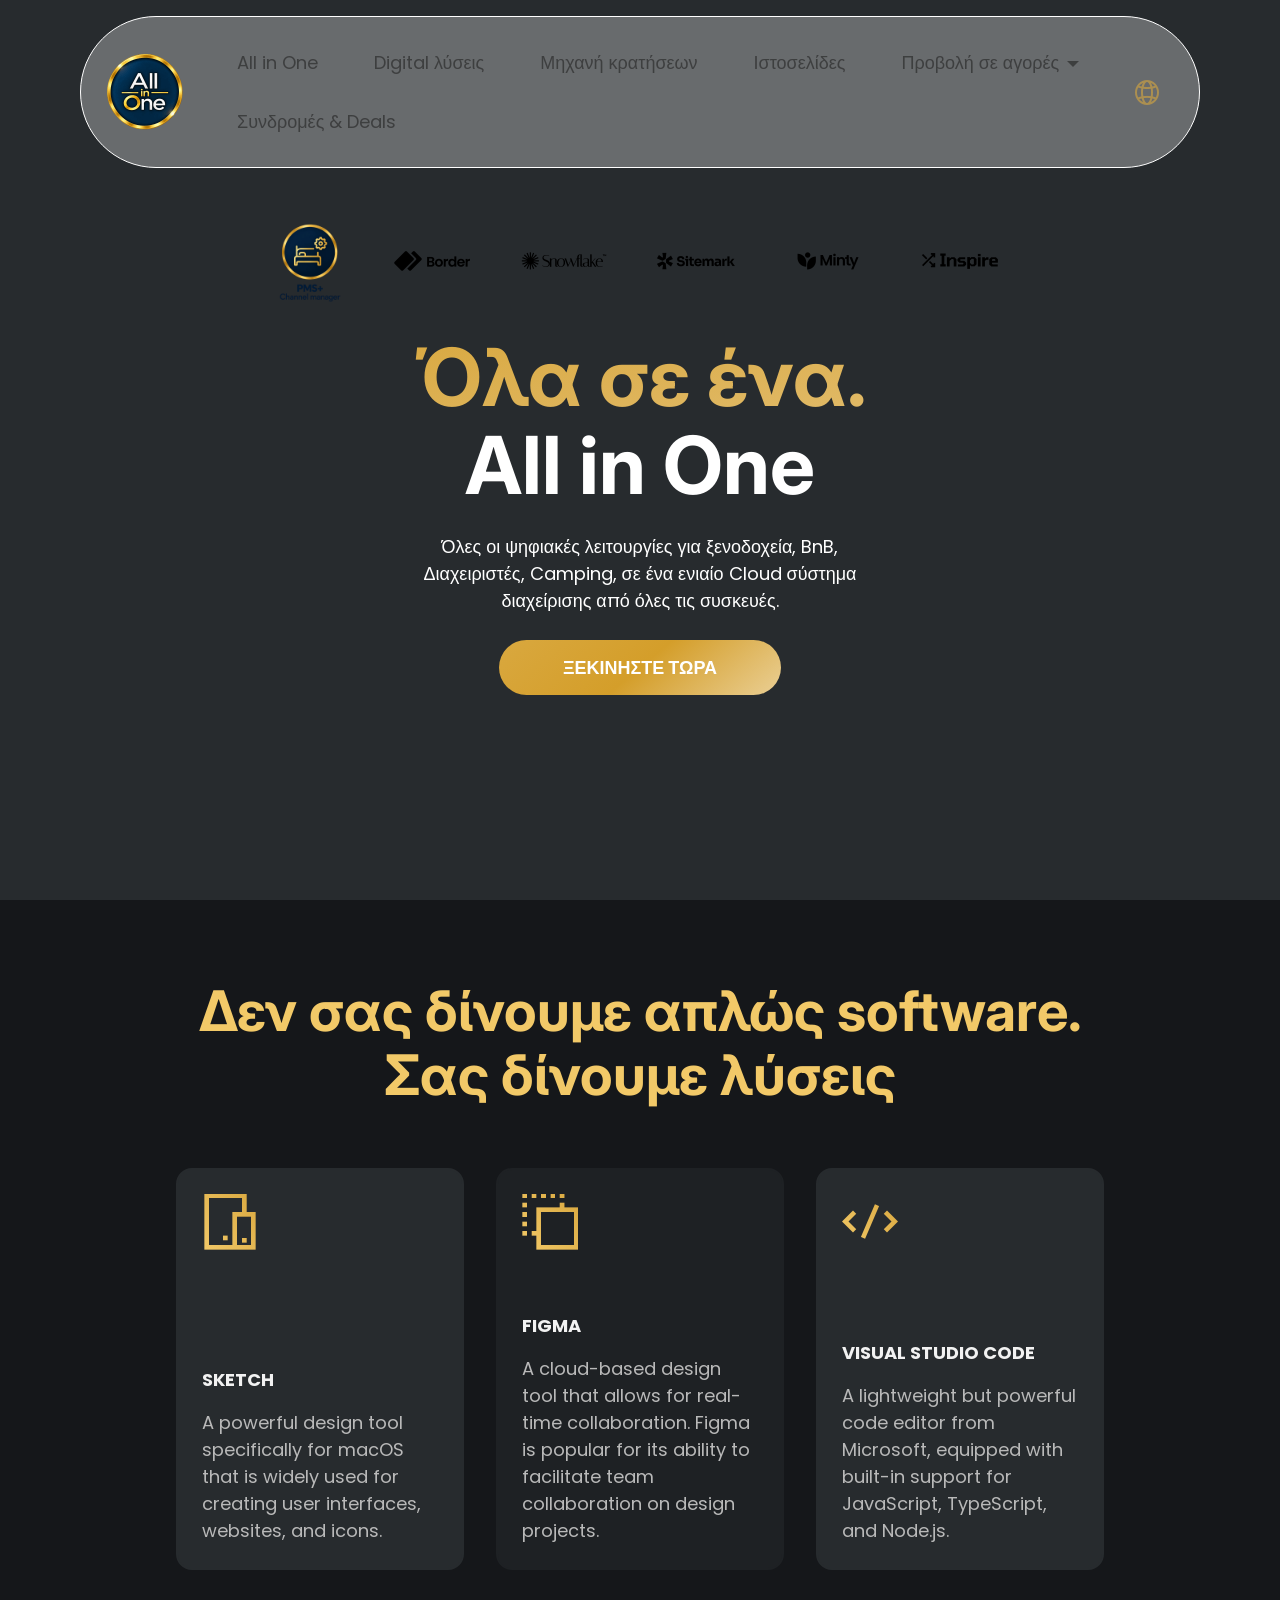
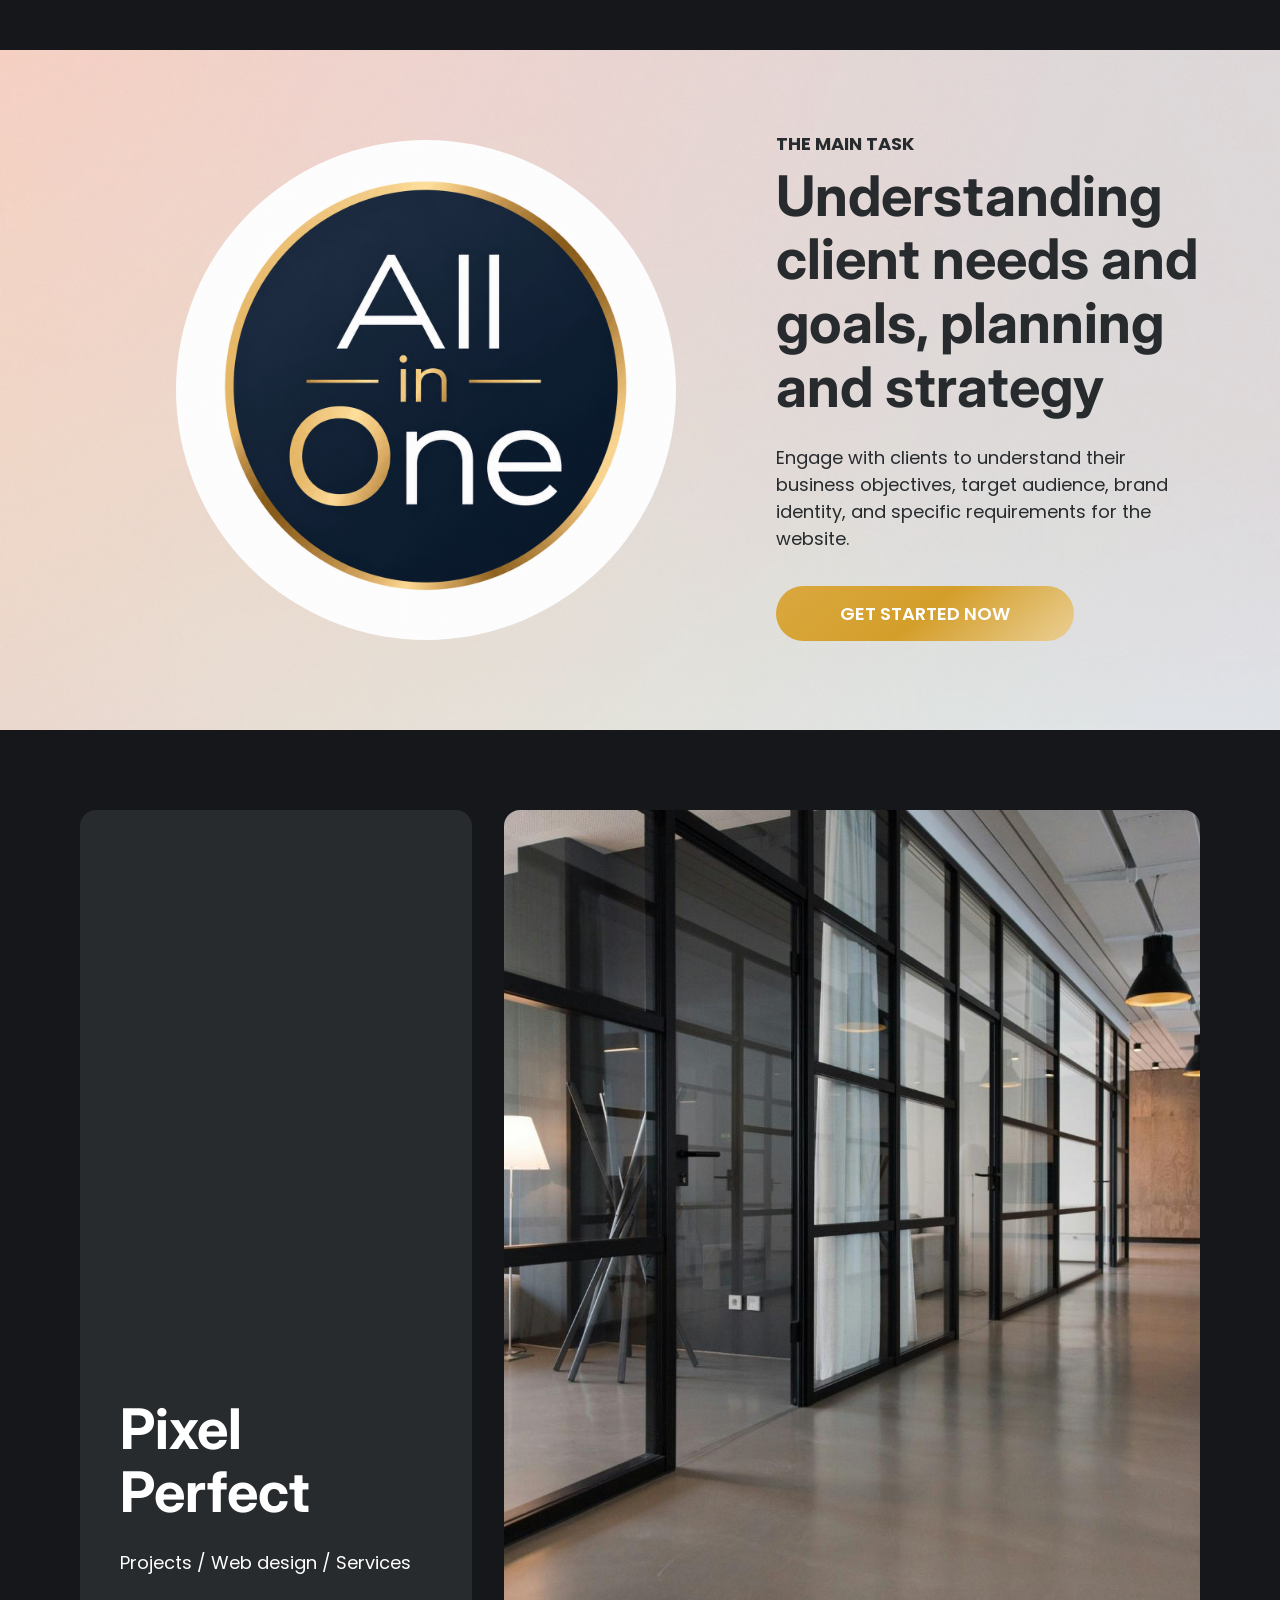
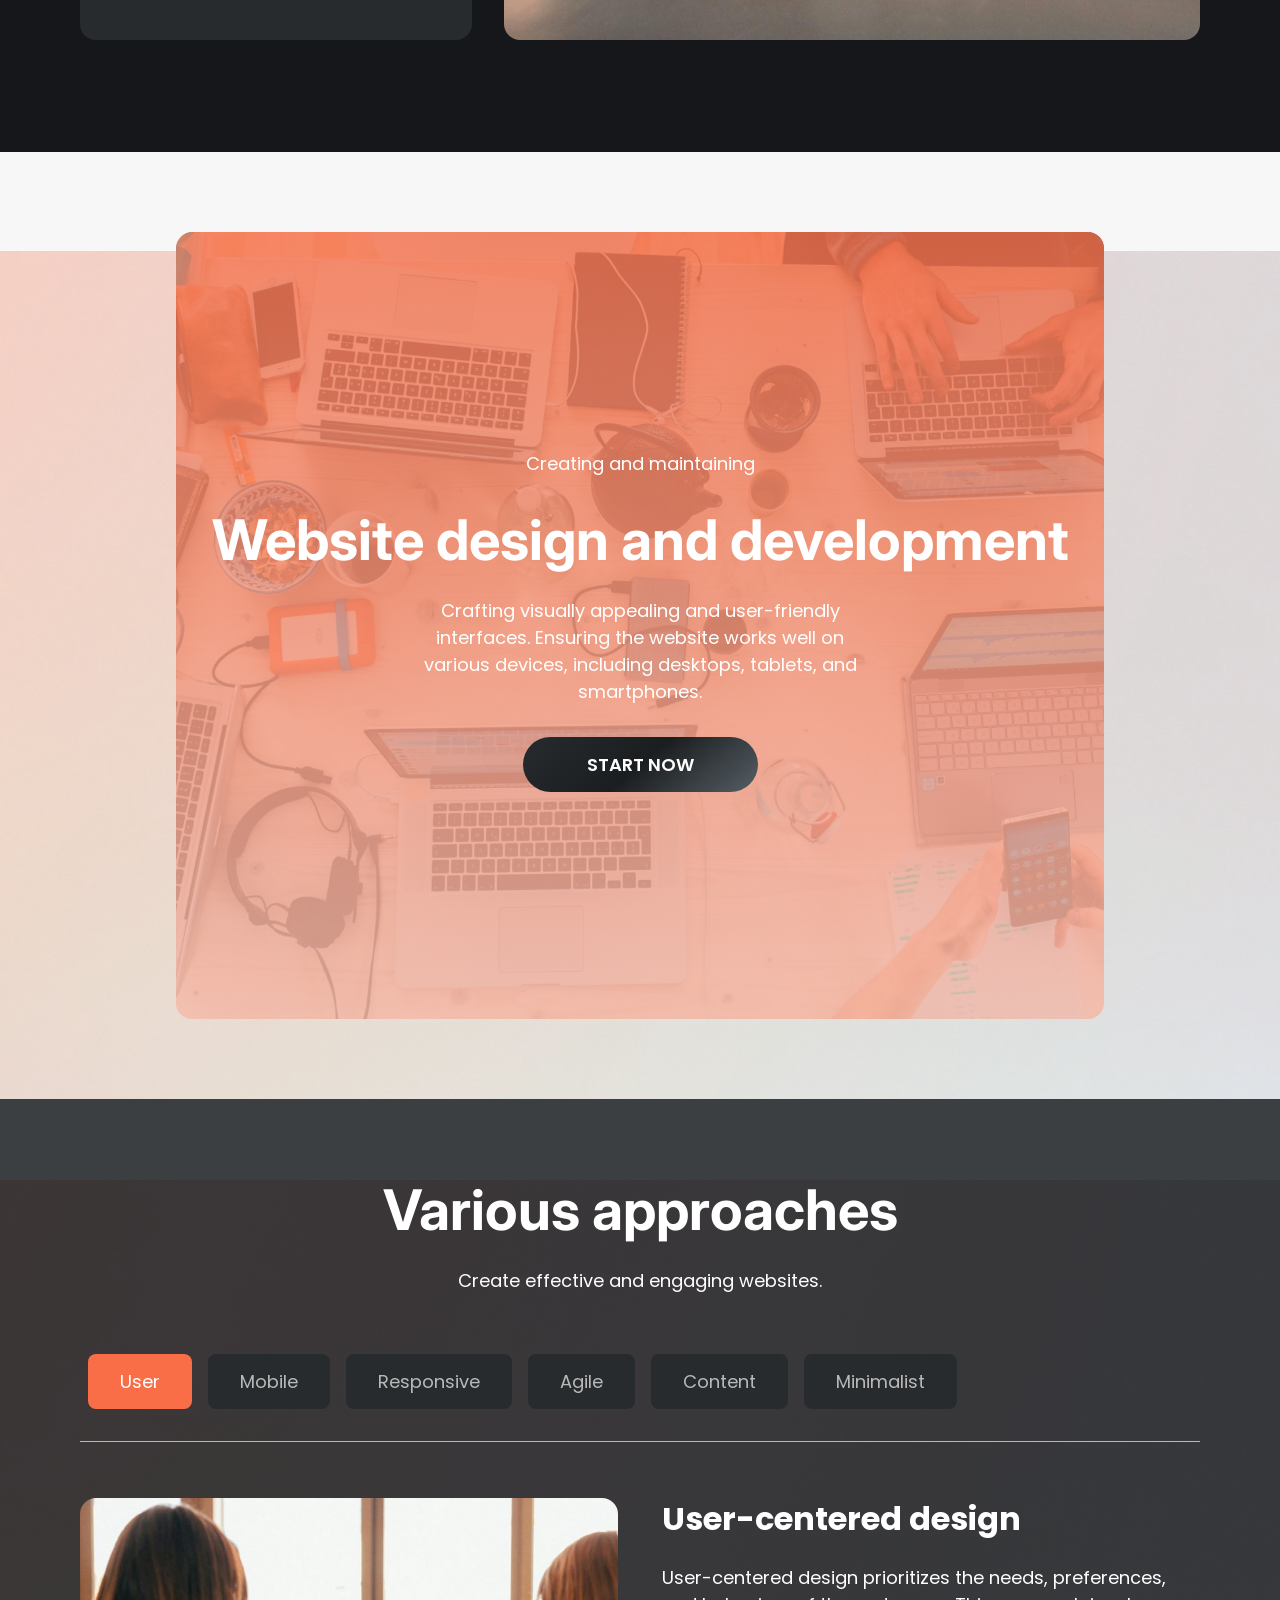
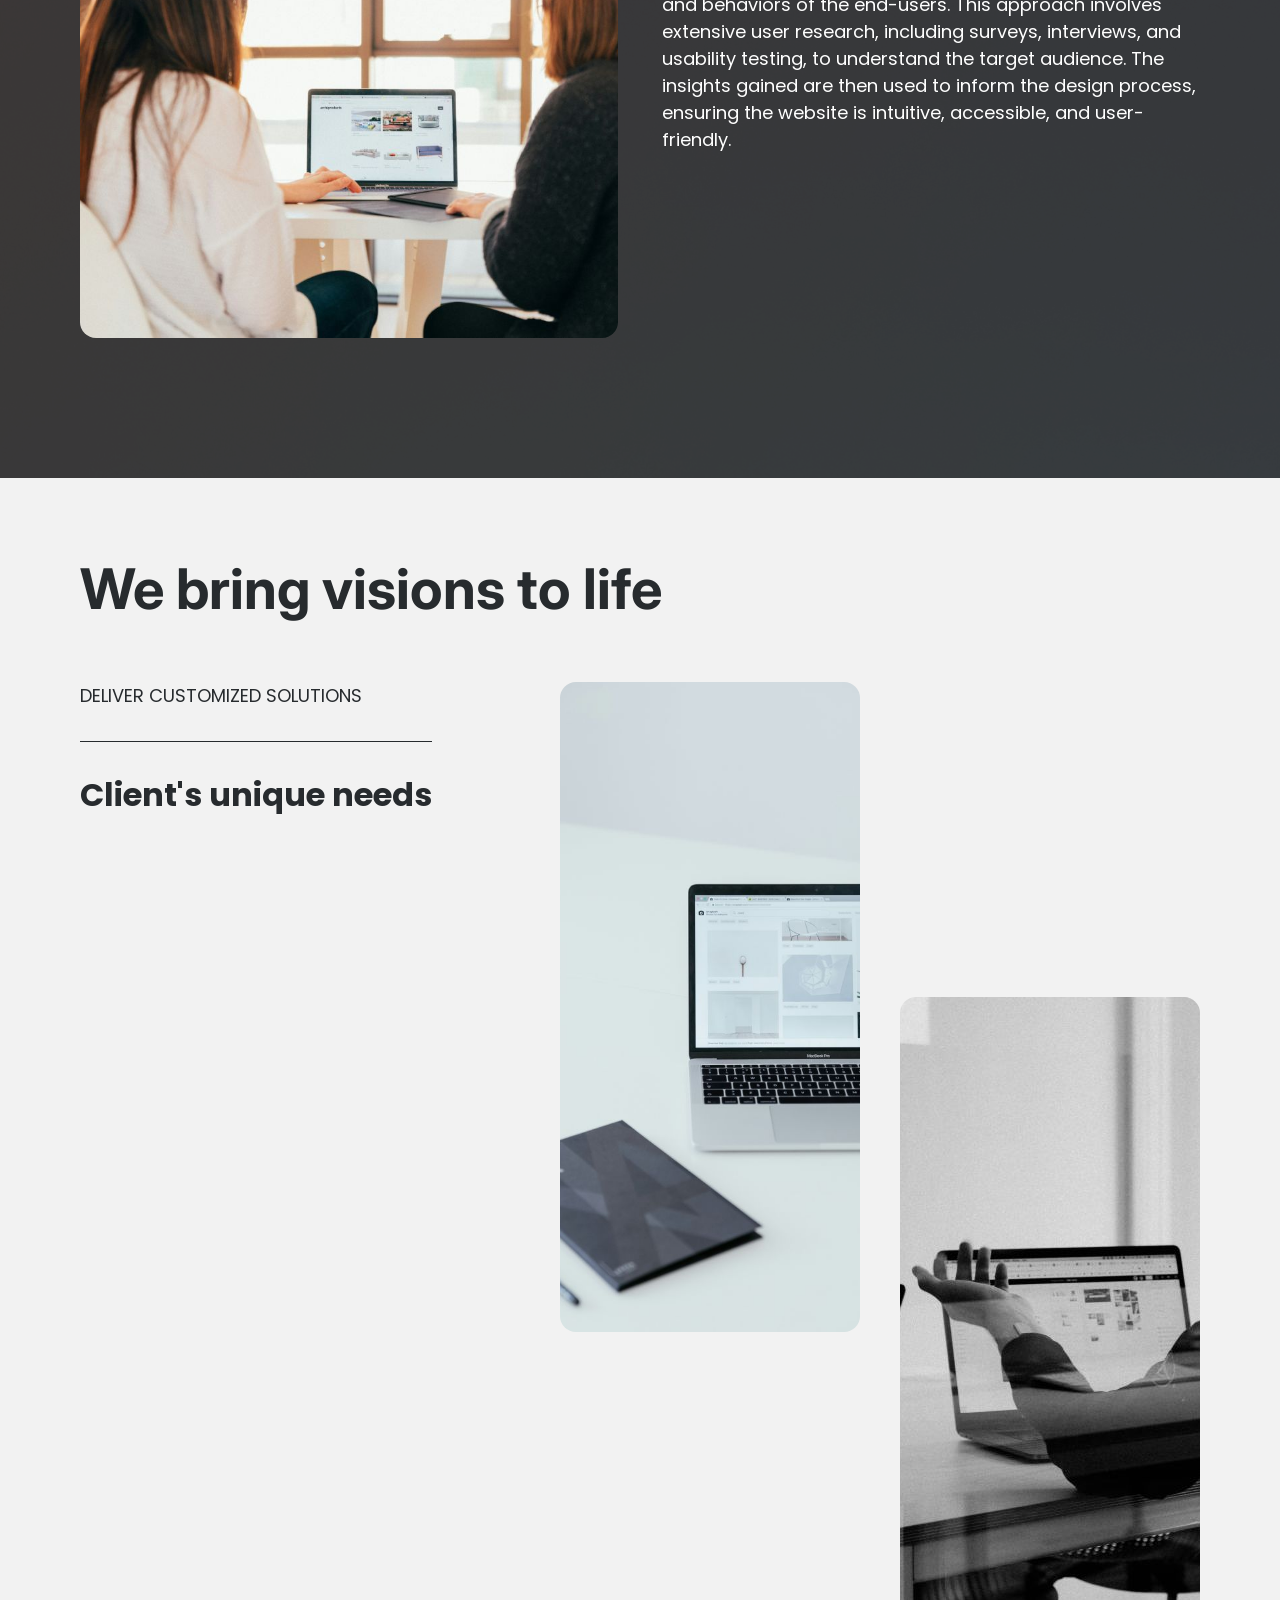
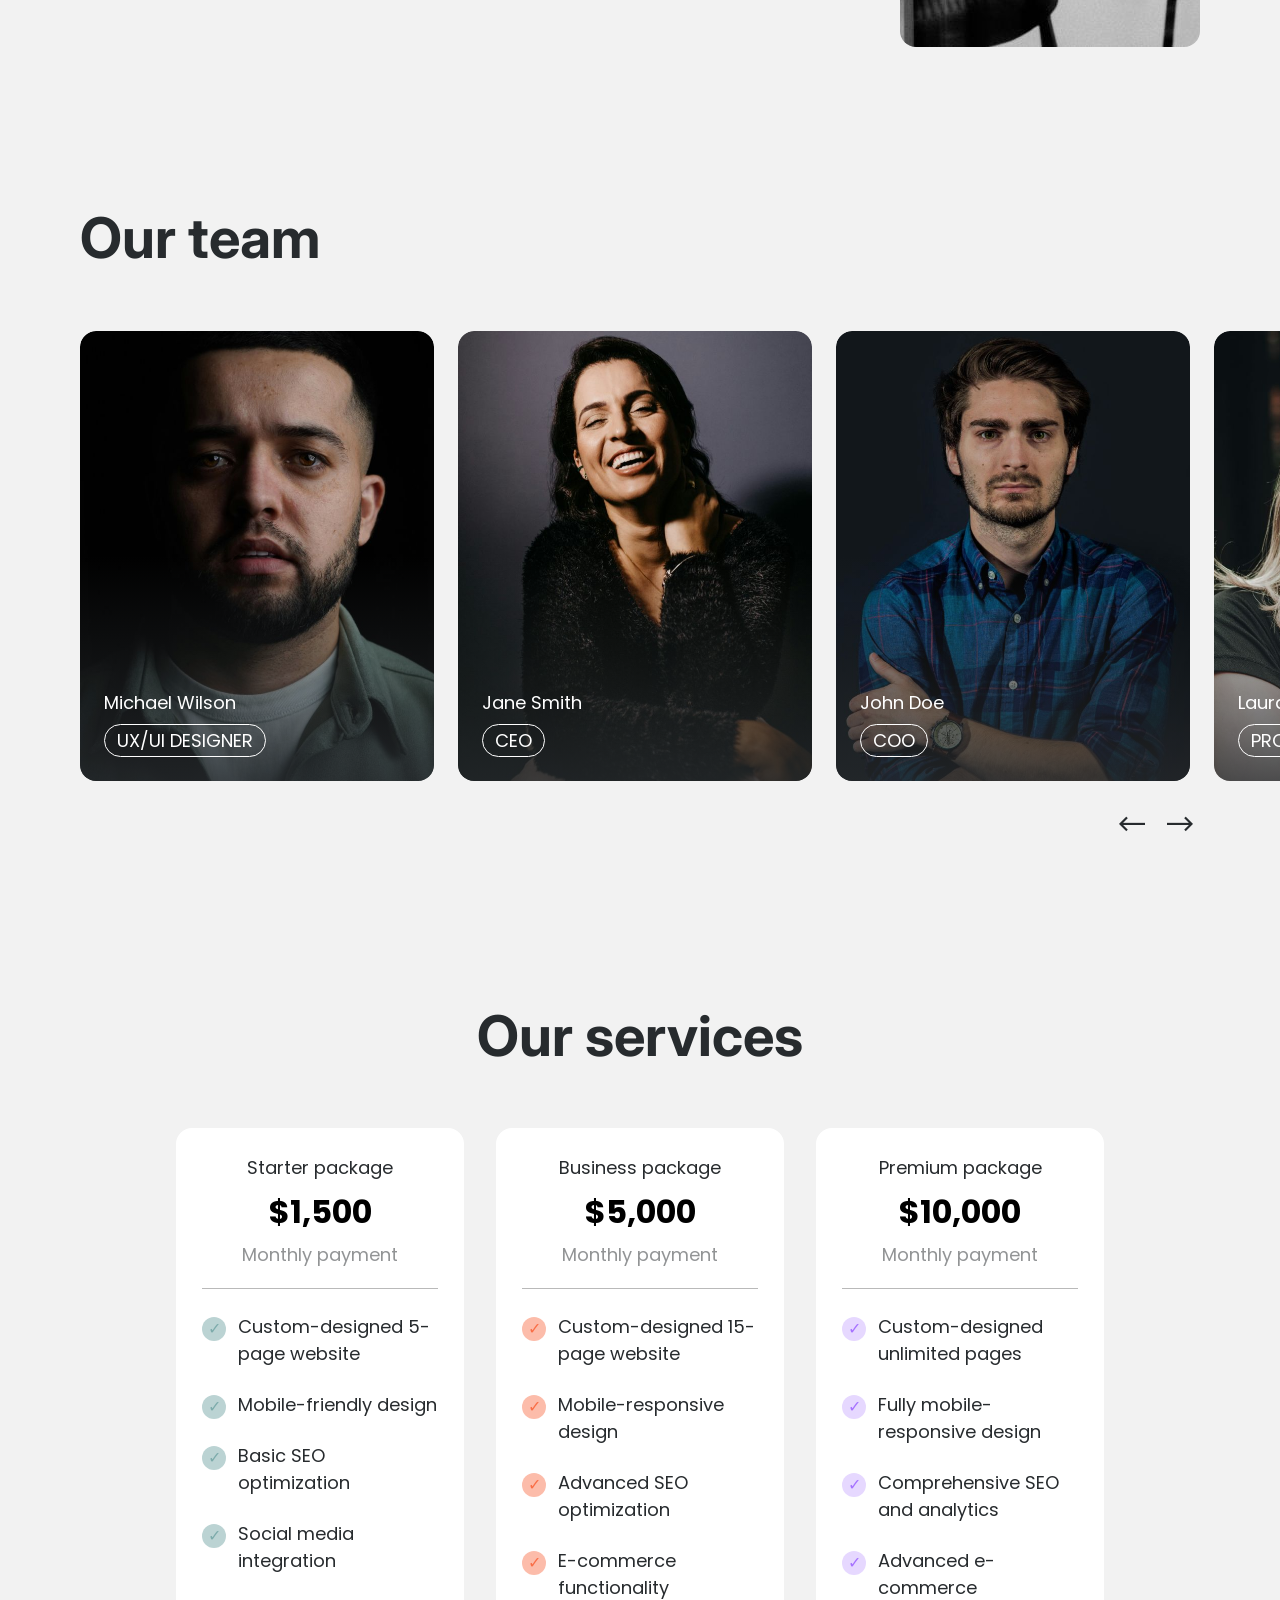
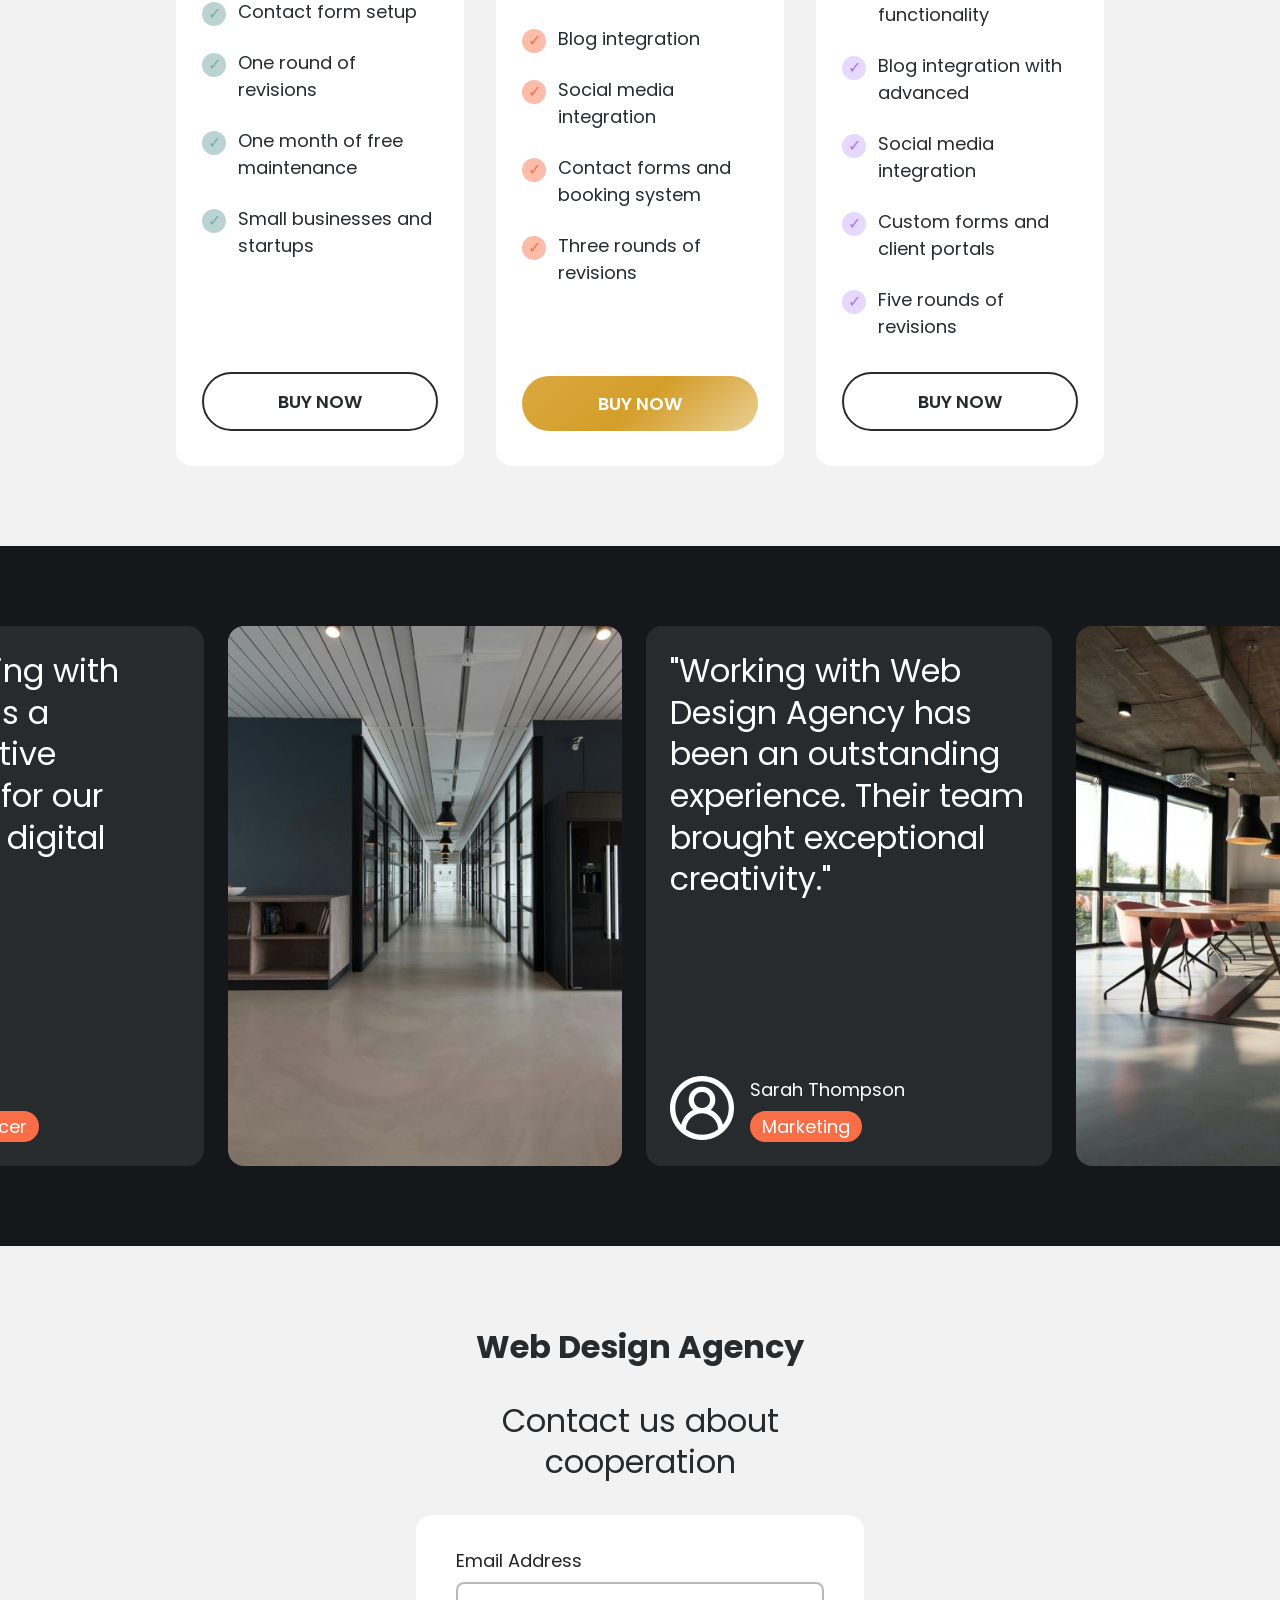
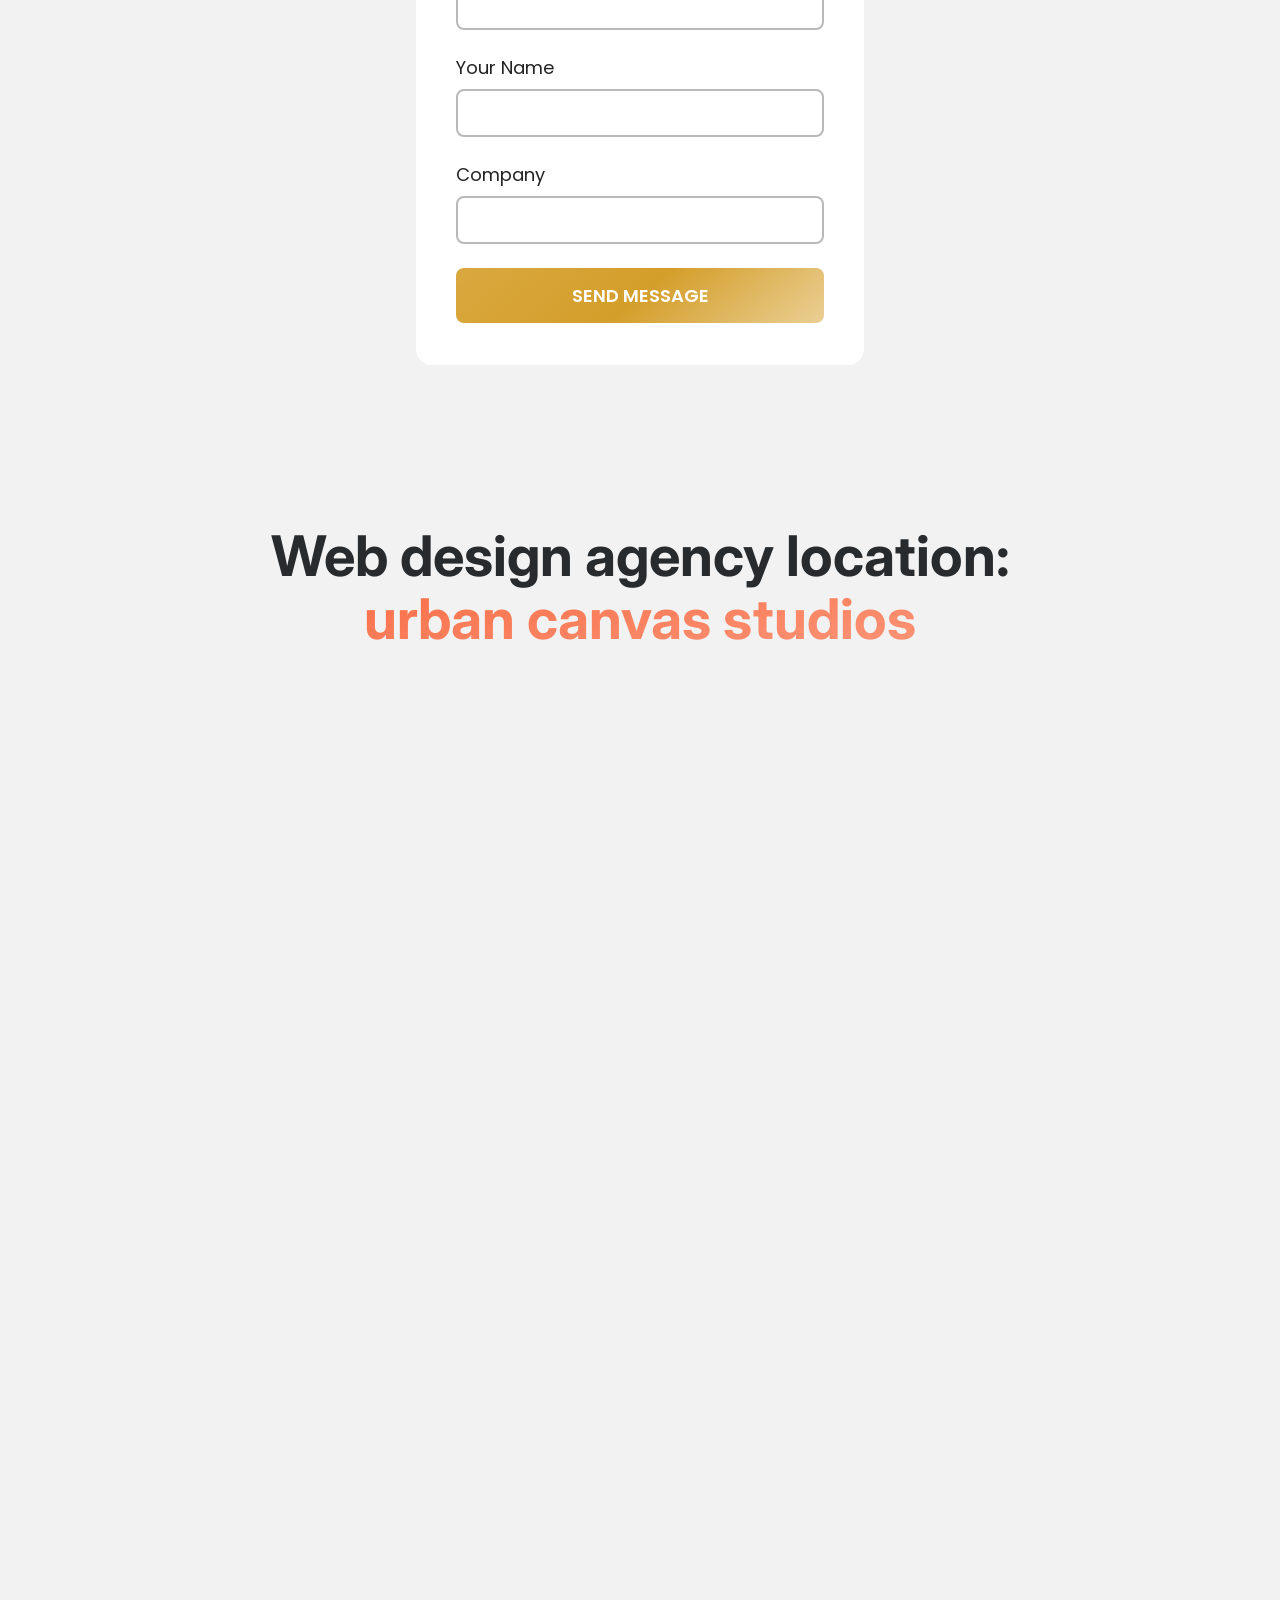
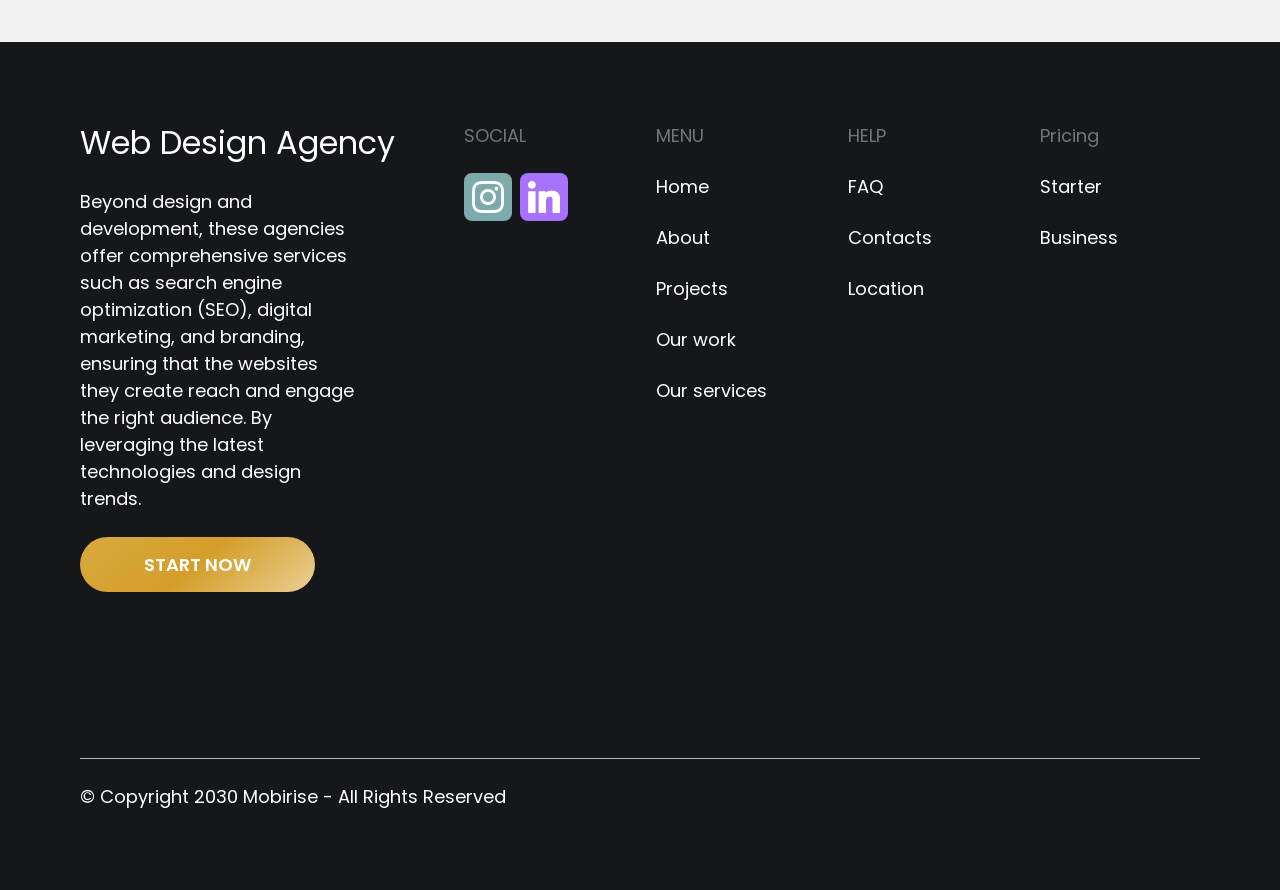
<file: page1.html>
<!DOCTYPE html>
<html  >
<head>
  
  <meta charset="UTF-8">
  <meta http-equiv="X-UA-Compatible" content="IE=edge">
  
  <meta name="viewport" content="width=device-width, initial-scale=1, minimum-scale=1">
  <link rel="shortcut icon" href="assets/images/logo-all-in-one-new-transparent-160x160.png" type="image/x-icon">
  <meta name="description" content="">
  
  
  <title>Test ChatGPT</title>
  <link rel="stylesheet" href="assets/web/assets/mobirise-icons2/mobirise2.css">
  <link rel="stylesheet" href="assets/bootstrap/css/bootstrap.min.css">
  <link rel="stylesheet" href="assets/parallax/jarallax.css">
  <link rel="stylesheet" href="assets/dropdown/css/style.css">
  <link rel="stylesheet" href="assets/socicon/css/styles.css">
  <link rel="stylesheet" href="assets/theme/css/style.css">
  <link rel="preload" href="https://fonts.googleapis.com/css?family=Inter:100,200,300,400,500,600,700,800,900,100i,200i,300i,400i,500i,600i,700i,800i,900i&display=swap" as="style" onload="this.onload=null;this.rel='stylesheet'">
  <noscript><link rel="stylesheet" href="https://fonts.googleapis.com/css?family=Inter:100,200,300,400,500,600,700,800,900,100i,200i,300i,400i,500i,600i,700i,800i,900i&display=swap"></noscript>
  <link rel="preload" href="https://fonts.googleapis.com/css?family=Poppins:100,100i,200,200i,300,300i,400,400i,500,500i,600,600i,700,700i,800,800i,900,900i&display=swap" as="style" onload="this.onload=null;this.rel='stylesheet'">
  <noscript><link rel="stylesheet" href="https://fonts.googleapis.com/css?family=Poppins:100,100i,200,200i,300,300i,400,400i,500,500i,600,600i,700,700i,800,800i,900,900i&display=swap"></noscript>
  <link rel="preload" as="style" href="assets/mobirise/css/mbr-additional.css?v=hWuf71"><link rel="stylesheet" href="assets/mobirise/css/mbr-additional.css?v=hWuf71" type="text/css">

  
  
  

</head>
<body>
  
  <section data-bs-version="5.1" class="menu menu01 flexm5 cid-vvcooTs8A8" once="menu" id="menu01-2">
    

    <div class="container-fluid">
        <nav class="navbar navbar-dropdown navbar-fixed-top navbar-expand-lg">
            <div class="menu-container">
                <div class="navbar-brand">
				<span class="navbar-logo">
					<a href="index.html">
						<img src="assets/images/logo-all-in-one-new-transparent-160x160.png" alt="" style="height: 5rem;">
					</a>
				</span>
                    
                </div>
                <button class="navbar-toggler" type="button" data-toggle="collapse" data-bs-toggle="collapse" data-target="#navbarSupportedContent" data-bs-target="#navbarSupportedContent" aria-controls="navbarNavAltMarkup" aria-expanded="false" aria-label="Toggle navigation">
                    <div class="hamburger">
                        <span></span>
                        <span></span>
                        <span></span>
                        <span></span>
                    </div>
                </button>
                <div class="collapse navbar-collapse" id="navbarSupportedContent">
                    <ul class="navbar-nav nav-dropdown nav-right" data-app-modern-menu="true"><li class="nav-item">
                            <a class="nav-link link text-black display-4" href="file:///Users/andreasstefanis/Library/Application%20Support/Mobirise.com/Mobirise/andreas_0040stefanis_002dconsulting_002ede/addons/flexm5/components/index.html">All in One</a>
                        </li><li class="nav-item"><a class="nav-link link text-black display-4" href="file:///Users/andreasstefanis/Library/Application%20Support/Mobirise.com/Mobirise/andreas_0040stefanis_002dconsulting_002ede/addons/flexm5/components/index.html">Digital λύσεις</a></li><li class="nav-item"><a class="nav-link link text-black display-4" href="file:///Users/andreasstefanis/Library/Application%20Support/Mobirise.com/Mobirise/andreas_0040stefanis_002dconsulting_002ede/addons/flexm5/components/index.html">Μηχανή κρατήσεων</a></li><li class="nav-item"><a class="nav-link link text-black display-4" href="file:///Users/andreasstefanis/Library/Application%20Support/Mobirise.com/Mobirise/andreas_0040stefanis_002dconsulting_002ede/addons/flexm5/components/index.html">Ιστοσελίδες</a></li><li class="nav-item dropdown"><a class="nav-link link dropdown-toggle text-black display-4" href="file:///Users/andreasstefanis/Library/Application%20Support/Mobirise.com/Mobirise/andreas_0040stefanis_002dconsulting_002ede/addons/flexm5/components/index.html" data-toggle="dropdown-submenu" data-bs-toggle="dropdown" data-bs-auto-close="outside" aria-expanded="false">Προβολή σε αγορές</a><div class="dropdown-menu" aria-labelledby="dropdown-324"><a class="dropdown-item text-black display-4" href="file:///Users/andreasstefanis/Library/Application%20Support/Mobirise.com/Mobirise/andreas_0040stefanis_002dconsulting_002ede/addons/flexm5/components/index.html">Campings</a><a class="show dropdown-item text-black display-4" href="file:///Users/andreasstefanis/Library/Application%20Support/Mobirise.com/Mobirise/andreas_0040stefanis_002dconsulting_002ede/addons/flexm5/components/index.html">Padel</a><a class="show dropdown-item text-black display-4" href="file:///Users/andreasstefanis/Library/Application%20Support/Mobirise.com/Mobirise/andreas_0040stefanis_002dconsulting_002ede/addons/flexm5/components/index.html">secret-deals-hotels</a></div></li>
                        
                        
                        <li class="nav-item">
                            <a class="nav-link link text-black display-4" href="#pricing01-e">Συνδρομές &amp; Deals</a>
                        </li></ul>
                    <div class="icons-menu">
                        <a class="iconfont-wrapper" href="#">
                            <span class="p-2 mbr-iconfont mobi-mbri-globe-2 mobi-mbri"></span>
                        </a>
                        
                        
                        
                    </div>
                    
                </div>
            </div>
        </nav>
    </div>
</section>

<section data-bs-version="5.1" class="header01 flexm5 cid-vvcooTIbWu mbr-fullscreen" id="header01-3">
	

	
	

	<div class="container-fluid">
		<div class="row">
			<div class="col-12">
				<div class="content-wrapper">
					<div class="clients-wrapper">
						<div class="clients-wrap">
							<div class="item features-image">
								<div class="item-wrapper">
									<div class="item-img">
										<img src="assets/images/pms-channel20manager-labels-all-in-one-200x250.png" alt="" title="">
									</div>
								</div>
							</div>
							<div class="item features-image">
								<div class="item-wrapper">
									<div class="item-img">
										<img src="assets/images/2.png" alt="" title="">
									</div>
								</div>
							</div>
							<div class="item features-image">
								<div class="item-wrapper">
									<div class="item-img">
										<img src="assets/images/3.png" alt="" title="">
									</div>
								</div>
							</div>
							<div class="item features-image">
								<div class="item-wrapper">
									<div class="item-img">
										<img src="assets/images/4.png" alt="" title="">
									</div>
								</div>
							</div>
							<div class="item features-image">
								<div class="item-wrapper">
									<div class="item-img">
										<img src="assets/images/5.png" alt="" title="">
									</div>
								</div>
							</div>
							<div class="item features-image">
								<div class="item-wrapper">
									<div class="item-img">
										<img src="assets/images/6.png" alt="" title="">
									</div>
								</div>
							</div>
						</div>
					</div>
					<h1 class="mbr-section-title mbr-fonts-style display-1">
						<strong><span><b>Όλα σε ένα.</b></span><br>All in One</strong></h1>
					<div class="text-wrapper">
						<p class="mbr-text mbr-fonts-style display-4">
							Όλες οι ψηφιακές λειτουργίες για ξενοδοχεία, BnB, Διαχειριστές, Camping, σε ένα ενιαίο Cloud σύστημα διαχείρισης από όλες τις συσκευές.</p>
					</div>
					<div class="mbr-section-btn"><a class="btn btn-secondary display-4" href="#">ΞΕΚΙΝΗΣΤΕ ΤΩΡΑ</a></div>
				</div>
			</div>
		</div>
	</div>
</section>

<section data-bs-version="5.1" class="features02 flexm5 cid-vvcooTVljd" id="features02-4">
    

    
    

    <div class="container-fluid">
        <div class="row items-wrap">
            <div class="col-12 col-lg-10">
                <div class="content-wrapper">
                    <h2 class="mbr-section-title mbr-fonts-style display-5">
                        <strong>Δεν σας δίνουμε απλώς software. Σας δίνουμε λύσεις</strong></h2>
                </div>
            </div>
            <div class="col-12 col-lg-10">
                <div class="items-wrapper">
                    <div class="item features-without-image">
                        <div class="item-wrapper card_1">
                            <div class="icon-wrapper">
                                <span class="mbr-iconfont mobi-mbri-devices mobi-mbri"></span>
                            </div>
                            <div class="card-box">
                                <div class="title-wrap">
                                    <h4 class="item-title mbr-fonts-style display-4">
                                        <strong>SKETCH</strong>
                                    </h4>
                                    <p class="item-text mbr-fonts-style display-4">
                                        A powerful design tool specifically for macOS that is widely used for creating user
                                        interfaces, websites, and icons.
                                    </p>
                                </div>
                            </div>
                        </div>
                    </div>
                    <div class="item features-without-image">
                        <div class="item-wrapper card_2">
                            <div class="icon-wrapper">
                                <span class="mbr-iconfont mobi-mbri-drag-n-drop-2 mobi-mbri"></span>
                            </div>
                            <div class="card-box">
                                <div class="title-wrap">
                                    <h4 class="item-title_2 mbr-fonts-style display-4">
                                        <strong>FIGMA</strong>
                                    </h4>
                                    <p class="item-text_2 mbr-fonts-style display-4">
                                        A cloud-based design tool that allows for real-time collaboration. Figma is popular for
                                        its ability to facilitate team collaboration on design projects.
                                    </p>
                                </div>
                            </div>
                        </div>
                    </div>
                    <div class="item features-without-image">
                        <div class="item-wrapper card_1">
                            <div class="icon-wrapper">
                                <span class="mbr-iconfont mobi-mbri-code mobi-mbri"></span>
                            </div>
                            <div class="card-box">
                                <div class="title-wrap">
                                    <h4 class="item-title mbr-fonts-style display-4">
                                        <strong>VISUAL STUDIO CODE</strong>
                                    </h4>
                                    <p class="item-text mbr-fonts-style display-4">
                                        A lightweight but powerful code editor from Microsoft, equipped with built-in support
                                        for JavaScript, TypeScript, and Node.js.
                                    </p>
                                </div>
                            </div>
                        </div>
                    </div>
                </div>
            </div>
        </div>
    </div>
</section>

<section data-bs-version="5.1" class="article01 flexm5 cid-vvcooU8VPP" id="article01-5">
    

    
    <div class="mbr-overlay" style="opacity: 0.6; background-color: rgb(242, 242, 242);"></div>

    <div class="container-fluid">
        <div class="row items-wrapper">
            <div class="col-12 col-lg-5 card">
				<div class="image-wrapper">
					<img src="assets/images/all-in-one-rundes-logo-new-1254x1254.png" alt="">
				</div>
            </div>
            <div class="col-12 col-lg-6 card">
                <div class="content-wrapper">
                    <p class="mbr-desc mbr-fonts-style display-4">
                        <strong>THE MAIN TASK </strong>
                    </p>
                    <h2 class="mbr-section-title mbr-fonts-style display-5">
                        <strong>Understanding client needs and goals, planning and strategy</strong>
                    </h2>
                    <p class="mbr-text mbr-fonts-style display-4">
                        Engage with clients to understand their business objectives, target audience, brand identity,
                        and specific requirements for the website.
                    </p>
                    <div class="mbr-section-btn">
                        <a class="btn btn-secondary display-4" href="#">
                            GET STARTED NOW
                        </a>
                    </div>
                </div>
            </div>
        </div>
    </div>
</section>

<section data-bs-version="5.1" class="features04 flexm5 cid-vvcooUjVw0" id="features04-6">
    

    
    

    <div class="container-fluid">
        <div class="row">
            <div class="col-12">
                <div class="items-wrapper">
                    <div class="item features-image">
                        <div class="item-wrapper">
                            <div class="item-content">
                                <div class="title-wrap">
                                    <h4 class="item-title mbr-fonts-style display-5">
                                        <strong>Pixel Perfect</strong>
                                    </h4>
                                    <p class="item-desc mbr-fonts-style display-4">
                                        Projects / Web design / Services
                                    </p>
                                </div>
                            </div>
                            <div class="item-img">
                                <img src="assets/images/background2.jpg" alt="">
                            </div>
                        </div>
                    </div>
                </div>
            </div>
        </div>
    </div>
</section>

<section data-bs-version="5.1" class="article03 flexm5 cid-vvcooUuS1b mbr-parallax-background" id="article03-7">
    

    
    <div class="mbr-overlay" style="opacity: 0.6; background-color: rgb(242, 242, 242);"></div>

    <div class="container-fluid">
        <div class="row items-wrapper">
            <div class="col-12 col-lg-10">
                <div class="card-wrapper">
                    <div class="image-wrapper">
                        <img src="assets/images/background4.jpg" alt="">
                    </div>
                   <div class="content-wrap">
                       <p class="mbr-desc mbr-fonts-style display-4">
                           Creating and maintaining
                       </p>
                       <h2 class="mbr-section-title mbr-fonts-style display-5">
                           <strong>Website design and development</strong>
                       </h2>
                       <div class="text-wrapper">
                           <p class="mbr-text mbr-fonts-style display-4">
                               Crafting visually appealing and user-friendly interfaces. Ensuring the website works well on
                               various devices, including desktops, tablets, and smartphones.
                           </p>
                       </div>
                       <div class="mbr-section-btn">
                           <a class="btn btn-primary display-4" href="#">
                               START NOW
                           </a>
                       </div>
                   </div>
                </div>
            </div>
        </div>
    </div>
</section>

<section data-bs-version="5.1" class="tabs01 flexm5 cid-vvcooUFqM9 mbr-parallax-background" id="tabs01-8">
    

    
    <div class="mbr-overlay" style="opacity: 0.9; background-color: rgb(39, 43, 46);"></div>

    <div class="container-fluid">
        <div class="row">
            <div class="col-12">
                <div class="content-wrapper">
                    <h2 class="mbr-section-title mbr-fonts-style display-5">
                        <strong>Various approaches</strong>
                    </h2>
                    <p class="mbr-text mbr-fonts-style display-4">
                        Create effective and engaging websites.
                    </p>
                </div>
                <div class="tabs-wrapper">
                    <ul class="nav nav-tabs" role="tablist">
                        <li class="nav-item first mbr-fonts-style">
                            <a class="nav-link show active mbr-fonts-style display-4" role="tab" data-toggle="tab" data-bs-toggle="tab" href="#tab1" aria-selected="true">
                                User
                            </a>
                        </li>
                        <li class="nav-item">
                            <a class="nav-link show active mbr-fonts-style display-4" role="tab" data-toggle="tab" data-bs-toggle="tab" href="#tab2" aria-selected="true">
                                Mobile
                            </a>
                        </li>
                        <li class="nav-item">
                            <a class="nav-link show active mbr-fonts-style display-4" role="tab" data-toggle="tab" data-bs-toggle="tab" href="#tab3" aria-selected="true">
                                Responsive
                            </a>
                        </li>
                        <li class="nav-item">
                            <a class="nav-link show active mbr-fonts-style display-4" role="tab" data-toggle="tab" data-bs-toggle="tab" href="#tab4" aria-selected="true">
                                Agile
                            </a>
                        </li>
                        <li class="nav-item">
                            <a class="nav-link show active mbr-fonts-style display-4" role="tab" data-toggle="tab" data-bs-toggle="tab" href="#tab5" aria-selected="true">
                                Content
                            </a>
                        </li>
                        <li class="nav-item">
                            <a class="nav-link show active mbr-fonts-style display-4" role="tab" data-toggle="tab" data-bs-toggle="tab" href="#tab6" aria-selected="true">
                                Minimalist
                            </a>
                        </li>
                    </ul>
                </div>
                <div class="tab-content">
                    <div id="tab1" class="tab-pane in active" role="tabpanel">
                        <div class="content-wrapper">
                            <div class="image-wrapper">
                                <img src="assets/images/image18.jpg" alt="">
                            </div>
                            <div class="text-wrapper">
                                <h4 class="item-title mbr-fonts-style display-7">
                                    <strong>User-centered design</strong>
                                </h4>
                                <div class="text-wrap">
                                    <p class="item-text mbr-fonts-style display-4">
                                        User-centered design prioritizes the needs, preferences, and behaviors of the
                                        end-users. This approach involves extensive user research, including surveys,
                                        interviews, and usability testing, to understand the target audience. The
                                        insights gained are then used to inform the design process, ensuring the website
                                        is intuitive, accessible, and user-friendly.
                                    </p>
                                </div>
                            </div>
                        </div>
                    </div>
                    <div id="tab2" class="tab-pane" role="tabpanel">
                        <div class="content-wrapper">
                            <div class="image-wrapper">
                                <img src="assets/images/image2.jpg" alt="">
                            </div>
                            <div class="text-wrapper">
                                <h4 class="item-title mbr-fonts-style display-7">
                                    <strong>Mobile-first design</strong>
                                </h4>
                                <div class="text-wrap">
                                    <p class="item-text mbr-fonts-style display-4">
                                        With the increasing use of mobile devices, many web design agencies adopt a
                                        mobile-first approach. This strategy involves designing the mobile version of a
                                        website first, then scaling up for larger screens. This ensures that the site is
                                        optimized for mobile users, providing a seamless experience on smartphones and
                                        tablets.
                                    </p>
                                </div>
                            </div>
                        </div>
                    </div>
                    <div id="tab3" class="tab-pane" role="tabpanel">
                        <div class="content-wrapper">
                            <div class="image-wrapper">
                                <img src="assets/images/background4.jpg" alt="">
                            </div>
                            <div class="text-wrapper">
                                <h4 class="item-title mbr-fonts-style display-7">
                                    <strong>Responsive web design</strong>
                                </h4>
                                <div class="text-wrap">
                                    <p class="item-text mbr-fonts-style display-4">
                                        Responsive web design ensures that a website adapts to different screen sizes
                                        and devices. By using flexible grids, layouts, and images, a responsive design
                                        provides an optimal viewing experience across a wide range of devices, from
                                        desktops to mobile phones. This approach is crucial for reaching a diverse
                                        audience.
                                    </p>
                                </div>
                            </div>
                        </div>
                    </div>
                    <div id="tab4" class="tab-pane" role="tabpanel">
                        <div class="content-wrapper">
                            <div class="image-wrapper">
                                <img src="assets/images/image13.jpg" alt="">
                            </div>
                            <div class="text-wrapper">
                                <h4 class="item-title mbr-fonts-style display-7">
                                    <strong>Agile development</strong>
                                </h4>
                                <div class="text-wrap">
                                    <p class="item-text mbr-fonts-style display-4">
                                        Agile development is a collaborative and iterative approach that emphasizes
                                        flexibility and customer feedback. Web design agencies using this method work in
                                        sprints, regularly delivering small updates and enhancements. This allows for
                                        continuous improvement based on user feedback and changing requirements,
                                        resulting in a more refined final product.
                                    </p>
                                </div>
                            </div>
                        </div>
                    </div>
                    <div id="tab5" class="tab-pane" role="tabpanel">
                        <div class="content-wrapper">
                            <div class="image-wrapper">
                                <img src="assets/images/image4.jpg" alt="">
                            </div>
                            <div class="text-wrapper">
                                <h4 class="item-title mbr-fonts-style display-7">
                                    <strong>Content-first design</strong>
                                </h4>
                                <div class="text-wrap">
                                    <p class="item-text mbr-fonts-style display-4">
                                        Content-first design focuses on the content as the primary driver of the design
                                        process. By prioritizing the website’s content early in the design phase,
                                        agencies ensure that the layout and structure effectively support and highlight
                                        the message. This approach is particularly useful for content-heavy sites like
                                        blogs, news sites, and corporate websites.
                                    </p>
                                </div>
                            </div>
                        </div>
                    </div>
                    <div id="tab6" class="tab-pane" role="tabpanel">
                        <div class="content-wrapper">
                            <div class="image-wrapper">
                                <img src="assets/images/image24.jpg" alt="">
                            </div>
                            <div class="text-wrapper">
                                <h4 class="item-title mbr-fonts-style display-7">
                                    <strong>Minimalist design</strong>
                                </h4>
                                <div class="text-wrap">
                                    <p class="item-text mbr-fonts-style display-4">
                                        Minimalist design emphasizes simplicity and clarity, stripping away unnecessary
                                        elements to focus on essential features and content. This approach creates
                                        clean, elegant websites that are easy to navigate and fast to load. It’s
                                        particularly effective for businesses that want to convey a sense of
                                        sophistication and modernity.
                                    </p>
                                </div>
                            </div>
                        </div>
                    </div>
                </div>
            </div>
        </div>
    </div>
</section>

<section data-bs-version="5.1" class="gallery01 flexm5 cid-vvcooUUqbz" id="gallery01-9">
    

    
    

    <div class="container-fluid">
        <div class="row items-wrap">
            <div class="col-12">
				<div class="title-wrapper">
                    <h2 class="mbr-section-title mbr-fonts-style display-5">
                        <strong>We bring visions to life</strong>
                    </h2>
                </div>
            </div>
            <div class="col-12 col-lg-4">
                <div class="content-wrapper">
                    <p class="mbr-desc mbr-fonts-style display-4">
                        DELIVER CUSTOMIZED SOLUTIONS
                    </p>
                    <h3 class="mbr-section-subtitle mbr-fonts-style display-7">
                        <strong>Client's unique needs</strong>
                    </h3>
                </div>
            </div>
            <div class="col-12 col-lg-7">
                <div class="items-wrapper">
                    <div class="item features-image">
                        <div class="item-wrapper">
                            <div class="item-img">
                                <img src="assets/images/image11.jpg" alt="" title="">
                            </div>
                        </div>
                    </div>
                    <div class="item features-image">
                        <div class="item-wrapper">
                            <div class="item-img">
                                <img src="assets/images/image12.jpg" alt="" title="">
                            </div>
                        </div>
                    </div>
                </div>
            </div>
        </div>
    </div>
</section>

<section data-bs-version="5.1" class="slider03 mbr-embla flexm5 cid-vvcooV6jDt" id="slider03-a">
    
    

    <div class="container-fluid">
        <div class="row">
            <div class="col-12">
                <div class="title-wrapper">
                    <h2 class="mbr-section-title mbr-fonts-style display-5">
                        <strong>Our team</strong>
                    </h2>
                </div>
                <div class="embla" data-skip-snaps="true" data-align="center" data-contain-scroll="trimSnaps" data-auto-play-interval="4" data-draggable="true">
                    <div class="embla__viewport">
                        <div class="embla__container">
                            <div class="embla__slide slider-image item" style="margin-left: 12px; margin-right: 12px;">
                                <div class="slide-content">
                                    <div class="item-wrapper">
                                        <div class="item-img">
                                            <img src="assets/images/image21.jpg" alt="">
                                        </div>
                                        <div class="item-content">
                                            <p class="item-name mbr-fonts-style display-4">
                                                Michael Wilson
                                            </p>
                                            <div class="desc-wrapper">
                                                <p class="item-tag mbr-fonts-style display-4">
                                                    UX/UI DESIGNER
                                                </p>
                                            </div>
                                        </div>
                                    </div>
                                </div>
                            </div>
                            <div class="embla__slide slider-image item" style="margin-left: 12px; margin-right: 12px;">
                                <div class="slide-content">
                                    <div class="item-wrapper">
                                        <div class="item-img">
                                            <img src="assets/images/image7.jpg" alt="">
                                        </div>
                                        <div class="item-content">
                                            <p class="item-name mbr-fonts-style display-4">
                                                Jane Smith
                                            </p>
                                            <div class="desc-wrapper">
                                                <p class="item-tag mbr-fonts-style display-4">
                                                    CEO
                                                </p>
                                            </div>
                                        </div>
                                    </div>
                                </div>
                            </div>
                            <div class="embla__slide slider-image item" style="margin-left: 12px; margin-right: 12px;">
                                <div class="slide-content">
                                    <div class="item-wrapper">
                                        <div class="item-img">
                                            <img src="assets/images/image26.jpg" alt="">
                                        </div>
                                        <div class="item-content">
                                            <p class="item-name mbr-fonts-style display-4">
                                                John Doe
                                            </p>
                                            <div class="desc-wrapper">
                                                <p class="item-tag mbr-fonts-style display-4">
                                                    COO
                                                </p>
                                            </div>
                                        </div>
                                    </div>
                                </div>
                            </div>
                            <div class="embla__slide slider-image item" style="margin-left: 12px; margin-right: 12px;">
                                <div class="slide-content">
                                    <div class="item-wrapper">
                                        <div class="item-img">
                                            <img src="assets/images/image14.jpg" alt="">
                                        </div>
                                        <div class="item-content">
                                            <p class="item-name mbr-fonts-style display-4">
                                                Laura Kim
                                            </p>
                                            <div class="desc-wrapper">
                                                <p class="item-tag mbr-fonts-style display-4">
                                                    PROJECT MANAGER
                                                </p>
                                            </div>
                                        </div>
                                    </div>
                                </div>
                            </div>
                            <div class="embla__slide slider-image item" style="margin-left: 12px; margin-right: 12px;">
                                <div class="slide-content">
                                    <div class="item-wrapper">
                                        <div class="item-img">
                                            <img src="assets/images/image22.jpg" alt="">
                                        </div>
                                        <div class="item-content">
                                            <p class="item-name mbr-fonts-style display-4">
                                                Jessica Hernandez
                                            </p>
                                            <div class="desc-wrapper">
                                                <p class="item-tag mbr-fonts-style display-4">
                                                    SEO
                                                </p>
                                            </div>
                                        </div>
                                    </div>
                                </div>
                            </div>
                            <div class="embla__slide slider-image item" style="margin-left: 12px; margin-right: 12px;">
                                <div class="slide-content">
                                    <div class="item-wrapper">
                                        <div class="item-img">
                                            <img src="assets/images/image17.jpg" alt="">
                                        </div>
                                        <div class="item-content">
                                            <p class="item-name mbr-fonts-style display-4">
                                                Chris Walker
                                            </p>
                                            <div class="desc-wrapper">
                                                <p class="item-tag mbr-fonts-style display-4">
                                                    GRAPHIC DESIGNER
                                                </p>
                                            </div>
                                        </div>
                                    </div>
                                </div>
                            </div>
                            <div class="embla__slide slider-image item" style="margin-left: 12px; margin-right: 12px;">
                                <div class="slide-content">
                                    <div class="item-wrapper">
                                        <div class="item-img">
                                            <img src="assets/images/image1.jpg" alt="">
                                        </div>
                                        <div class="item-content">
                                            <p class="item-name mbr-fonts-style display-4">
                                                Linda Young
                                            </p>
                                            <div class="desc-wrapper">
                                                <p class="item-tag mbr-fonts-style display-4">
                                                    QUALITY ASSURANCE
                                                </p>
                                            </div>
                                        </div>
                                    </div>
                                </div>
                            </div>
                        </div>
                    </div>
                    <button class="embla__button embla__button--prev">
                        <span class="mobi-mbri mobi-mbri-left mbr-iconfont" aria-hidden="true"></span>
                        <span class="sr-only visually-hidden visually-hidden visually-hidden">Previous</span>
                    </button>
                    <button class="embla__button embla__button--next">
                        <span class="mobi-mbri mobi-mbri-right mbr-iconfont" aria-hidden="true"></span>
                        <span class="sr-only visually-hidden visually-hidden visually-hidden">Next</span>
                    </button>
                </div>
            </div>
        </div>
    </div>
</section>

<section data-bs-version="5.1" class="pricing01 flexm5 cid-vvcooVnG2F" id="pricing01-b">
    

    
    

    <div class="container-fluid">
        <div class="row items-wrap">
            <div class="col-12 col-lg-10">
                <div class="content-wrapper">
                    <h2 class="mbr-section-title mbr-fonts-style display-5">
                        <strong>Our services</strong>
                    </h2>
                </div>
            </div>
            <div class="col-12 col-lg-10">
                <div class="items-wrapper">
                    <div class="item features-without-image">
                        <div class="item-wrapper">
                            <div class="card-box">
                                <h4 class="item-title mbr-fonts-style display-4">
                                    Starter package
                                </h4>
                                <p class="item-price mbr-fonts-style display-7">
                                    <strong>$1,500</strong>
                                </p>
                                <p class="item-desc mbr-fonts-style display-4">
                                    Monthly payment
                                </p>
                                <div class="border-wrap"></div>
                                <div class="list-wrapper">
                                    <ul class="list mbr-fonts-style list_1 display-4">
                                        <li class="item-wrap">Custom-designed 5-page website</li>
                                        <li class="item-wrap">Mobile-friendly design</li>
                                        <li class="item-wrap">Basic SEO optimization</li>
                                        <li class="item-wrap">Social media integration</li>
                                        <li class="item-wrap">Contact form setup</li>
                                        <li class="item-wrap">One round of revisions</li>
                                        <li class="item-wrap">One month of free maintenance</li>
                                        <li class="item-wrap">Small businesses and startups</li>
                                    </ul>
                                </div>
                            </div>
                            <div class="mbr-section-btn">
                                <a class="btn btn-primary-outline display-4" href="#">
                                    BUY NOW
                                </a>
                            </div>
                        </div>
                    </div>
                    <div class="item features-without-image">
                        <div class="item-wrapper">
                            <div class="card-box">
                                <h4 class="item-title mbr-fonts-style display-4">
                                    Business package
                                </h4>
                                <p class="item-price mbr-fonts-style display-7">
                                    <strong>$5,000</strong>
                                </p>
                                <p class="item-desc mbr-fonts-style display-4">
                                    Monthly payment
                                </p>
                                <div class="border-wrap"></div>
                                <div class="list-wrapper">
                                    <ul class="list mbr-fonts-style list_2 display-4">
                                        <li class="item-wrap">Custom-designed 15-page website</li>
                                        <li class="item-wrap">Mobile-responsive design</li>
                                        <li class="item-wrap">Advanced SEO optimization</li>
                                        <li class="item-wrap">E-commerce functionality</li>
                                        <li class="item-wrap">Blog integration</li>
                                        <li class="item-wrap">Social media integration</li>
                                        <li class="item-wrap">Contact forms and booking system</li>
                                        <li class="item-wrap">Three rounds of revisions</li>
                                    </ul>
                                </div>
                            </div>
                            <div class="mbr-section-btn">
                                <a class="btn btn-secondary display-4" href="#">
                                    BUY NOW
                                </a>
                            </div>
                        </div>
                    </div>
                    <div class="item features-without-image">
                        <div class="item-wrapper">
                            <div class="card-box">
                                <h4 class="item-title mbr-fonts-style display-4">
                                    Premium package
                                </h4>
                                <p class="item-price mbr-fonts-style display-7">
                                    <strong>$10,000</strong>
                                </p>
                                <p class="item-desc mbr-fonts-style display-4">
                                    Monthly payment
                                </p>
                                <div class="border-wrap"></div>
                                <div class="list-wrapper">
                                    <ul class="list mbr-fonts-style list_3 display-4">
                                        <li class="item-wrap">Custom-designed unlimited pages</li>
                                        <li class="item-wrap">Fully mobile-responsive design</li>
                                        <li class="item-wrap">Comprehensive SEO and analytics</li>
                                        <li class="item-wrap">Advanced e-commerce functionality </li>
                                        <li class="item-wrap">Blog integration with advanced</li>
                                        <li class="item-wrap">Social media integration</li>
                                        <li class="item-wrap">Custom forms and client portals</li>
                                        <li class="item-wrap">Five rounds of revisions</li>
                                    </ul>
                                </div>
                            </div>
                            <div class="mbr-section-btn">
                                <a class="btn btn-primary-outline display-4" href="#">
                                    BUY NOW
                                </a>
                            </div>
                        </div>
                    </div>
                </div>
            </div>
        </div>
    </div>
</section>

<section data-bs-version="5.1" class="slider02 mbr-embla flexm5 cid-vvcooVCI2d" id="slider02-c">
    
    

    <div class="container-fluid">
        <div class="row">
            <div class="col-12">
                <div class="embla" data-skip-snaps="true" data-align="center" data-contain-scroll="trimSnaps" data-loop="true" data-auto-play="true" data-auto-play-interval="4" data-draggable="true">
                    <div class="embla__viewport">
                        <div class="embla__container">
                            <div class="embla__slide slider-image item" style="margin-left: 12px; margin-right: 12px;">
                                <div class="slide-content">
                                    <div class="item-wrapper">
                                        <div class="item-img">
                                            <img src="assets/images/image20.jpg" alt="">
                                        </div>
                                        <div class="item-content">
                                            <p class="item-text mbr-fonts-style display-7">
                                                "Working with Web Design Agency has been an outstanding
                                                experience. Their team brought exceptional creativity."
                                            </p>
                                            <div class="item-wrap">
                                                <div class="name-wrapper">
                                                    <div class="icon-wrapper">
                                                    <span class="mbr-iconfont mobi-mbri-user-2 mobi-mbri"></span>
                                                    </div>
                                                    <div class="name-wrap">
                                                        <p class="item-name mbr-fonts-style display-4">
                                                            Sarah Thompson
                                                        </p>
                                                        <div class="desc-wrapper">
                                                            <p class="item-tag mbr-fonts-style display-4">
                                                                Marketing
                                                            </p>
                                                        </div>
                                                    </div>
                                                </div>
                                            </div>
                                        </div>
                                    </div>
                                </div>
                            </div>
                            <div class="embla__slide slider-image item" style="margin-left: 12px; margin-right: 12px;">
                                <div class="slide-content">
                                    <div class="item-wrapper">
                                        <div class="item-img">
                                            <img src="assets/images/image25.jpg" alt="">
                                        </div>
                                        <div class="item-content">
                                            <p class="item-text mbr-fonts-style display-7">
                                                "We partnered with Web Design Agency for our company’s
                                                website redesign, and the results have been phenomenal."
                                            </p>
                                            <div class="item-wrap">
                                                <div class="name-wrapper">
                                                    <div class="icon-wrapper">
                                                        <span class="mbr-iconfont mobi-mbri-user-2 mobi-mbri"></span>
                                                    </div>
                                                    <div class="name-wrap">
                                                        <p class="item-name mbr-fonts-style display-4">
                                                            Michael Rodriguez
                                                        </p>
                                                        <div class="desc-wrapper">
                                                            <p class="item-tag mbr-fonts-style display-4">
                                                                CEO
                                                            </p>
                                                        </div>
                                                    </div>
                                                </div>
                                            </div>
                                        </div>
                                    </div>
                                </div>
                            </div>
                            <div class="embla__slide slider-image item" style="margin-left: 12px; margin-right: 12px;">
                                <div class="slide-content">
                                    <div class="item-wrapper">
                                        <div class="item-img">
                                            <img src="assets/images/background2.jpg" alt="">
                                        </div>
                                        <div class="item-content">
                                            <p class="item-text mbr-fonts-style display-7">
                                                "Agency provided innovative solutions that perfectly
                                                aligned with our brand’s vision. They took the time to understand."
                                            </p>
                                            <div class="item-wrap">
                                                <div class="name-wrapper">
                                                    <div class="icon-wrapper">
                                                        <span class="mbr-iconfont mobi-mbri-user-2 mobi-mbri"></span>
                                                    </div>
                                                    <div class="name-wrap">
                                                        <p class="item-name mbr-fonts-style display-4">
                                                            Emily Carter
                                                        </p>
                                                        <div class="desc-wrapper">
                                                            <p class="item-tag mbr-fonts-style display-4">
                                                                Founder
                                                            </p>
                                                        </div>
                                                    </div>
                                                </div>
                                            </div>
                                        </div>
                                    </div>
                                </div>
                            </div>
                            <div class="embla__slide slider-image item" style="margin-left: 12px; margin-right: 12px;">
                                <div class="slide-content">
                                    <div class="item-wrapper">
                                        <div class="item-img">
                                            <img src="assets/images/image16.jpg" alt="">
                                        </div>
                                        <div class="item-content">
                                            <p class="item-text mbr-fonts-style display-7">
                                                "Collaborating with Designs was a transformative experience
                                                for our company’s digital presence."
                                            </p>
                                            <div class="item-wrap">
                                                <div class="name-wrapper">
                                                    <div class="icon-wrapper">
                                                        <span class="mbr-iconfont mobi-mbri-user-2 mobi-mbri"></span>
                                                    </div>
                                                    <div class="name-wrap">
                                                        <p class="item-name mbr-fonts-style display-4">
                                                            David Kim
                                                        </p>
                                                        <div class="desc-wrapper">
                                                            <p class="item-tag mbr-fonts-style display-4">
                                                                Chief Officer
                                                            </p>
                                                        </div>
                                                    </div>
                                                </div>
                                            </div>
                                        </div>
                                    </div>
                                </div>
                            </div>
                        </div>
                    </div>
                    <button class="embla__button embla__button--prev">
                        <span class="mobi-mbri mobi-mbri-left mbr-iconfont" aria-hidden="true"></span>
                        <span class="sr-only visually-hidden visually-hidden visually-hidden">Previous</span>
                    </button>
                    <button class="embla__button embla__button--next">
                        <span class="mobi-mbri mobi-mbri-right mbr-iconfont" aria-hidden="true"></span>
                        <span class="sr-only visually-hidden visually-hidden visually-hidden">Next</span>
                    </button>
                </div>
            </div>
        </div>
    </div>
</section>

<section data-bs-version="5.1" class="form01 flexm5 cid-vvcooVVlk1" id="form01-d">
    

    
    

    <div class="container-fluid">
        <div class="row items-wrapper">
            <div class="col-12 col-lg-5">
                <div class="content-wrapper">
                    <h2 class="mbr-section-title mbr-fonts-style display-7">
                        <strong>Web Design Agency</strong>
                    </h2>
                    <h3 class="mbr-section-subtitle mbr-fonts-style display-7">
                        Contact us about cooperation
                    </h3>
                </div>
                <div class="mbr-form form-wrapper" data-form-type="formoid">
                    <form action="https://mobirise.eu/" method="POST" class="mbr-form form-with-styler" data-form-title="Form Name"><input type="hidden" name="email" data-form-email="true" value="hIH8EFircQkyJc/ZiYogW+WOmEfH4kDiAICGk9huw1/S6Wx8mYeKBJhVGFXHEI5LwUeXhaSxhwIeYaFnj75nAnt+KSATHWmxPIdGg9T9mP5WUiEYTvtnADnohuBZwBGb.X5D+EuC77YEGqWMsUAmPWu6M97dPKB5SMluoFYSTg8CZIFEt/IHLh8G8/Z//yc5fxMcWxr+eFaRKfDXYlQYsiL44t0ctBR/rxe796cOHXvwBOz7Sll3cnYScP4hPwsGp">
                        <div class="row">
                            <div hidden="hidden" data-form-alert="" class="alert alert-success col-12">Thanks for filling
                                out the form!</div>
                            <div hidden="hidden" data-form-alert-danger="" class="alert alert-danger col-12"> Oops...! some
                                problem!
                            </div>
                        </div>
                        <div class="dragArea row">
                            <div class="col-lg-12 col-md-12 col-sm-12 form-group mb-3 mb-3 mb-3 mb-3 mb-3" data-for="email">
                                <label for="email-form01-d" class="form-control-label mbr-fonts-style display-4">Email Address</label>
                                <input type="email" name="email" data-form-field="email" class="form-control display-4" value="" id="email-form01-d">
                            </div>
                            <div class="col-lg-12 col-md-12 col-sm-12 form-group mb-3 mb-3" data-for="text">
                                <label for="text-form01-d" class="form-control-label mbr-fonts-style display-4">Your Name</label>
                                <input type="text" name="text" data-form-field="text" class="form-control display-7" value="" id="text-form01-d">
                            </div>
                            <div data-for="name" class="col-lg-12 col-md-12 col-sm-12 form-group mb-3 mb-3" style="">
                                <label for="name-form01-d" class="form-control-label mbr-fonts-style display-4">Company</label>
                                <input type="text" name="name" data-form-field="name" class="form-control display-4" value="" id="name-form01-d">
                            </div>
                            <div class="col mbr-section-btn">
                                <button type="submit" class="btn btn-secondary display-4"> SEND MESSAGE </button>
                            </div>
                        </div>
                    </form>
                </div>
            </div>
        </div>
    </div>
</section>

<section data-bs-version="5.1" class="map01 flexm5 cid-vvcooW9Orx" id="map01-e">
    

    
    

    <div class="container-fluid">
        <div class="row">
            <div class="col-12">
                <div class="content-wrapper">
                    <h2 class="mbr-section-title mbr-fonts-style display-5">
                        <strong>Web design agency location: <br> <span><b>urban canvas studios</b></span> <br></strong>
                    </h2>
                    <div class="google-map"><iframe frameborder="0" style="border:0" src="https://www.google.com/maps/embed?pb=!1m14!1m8!1m3!1d6045.3003145248895!2d-73.9884657!3d40.7477229!3m2!1i1024!2i768!4f13.1!3m3!1m2!1s0x89c259a9ac1f1b85%3A0x7e33d1c0e7af3be4!2zMzUwIDV0aCBBdmUsIE5ldyBZb3JrLCBOWSAxMDExOCwg0KHQqNCQ!5e0!3m2!1sru!2sru!4v1689597362021!5m2!1sen!2sen" allowfullscreen=""></iframe></div>
                </div>
            </div>
        </div>
    </div>
</section>

<section data-bs-version="5.1" class="footer01 flexm5 cid-vvcooWxXeI" once="footers" id="footer01-f">
    

    
    

    <div class="container-fluid">
        <div class="row">
            <div class="col-12 col-lg-4 card">
                <div class="content-wrapper">
                    <h2 class="mbr-section-title mbr-fonts-style display-7">Web Design Agency</h2>
                    <div class="text-wrapper">
                        <p class="mbr-text mbr-fonts-style display-4">
                            Beyond design and development, these agencies offer comprehensive services such as search engine
                            optimization (SEO), digital marketing, and branding, ensuring that the websites they create
                            reach and engage the right audience. By leveraging the latest technologies and design trends.
                        </p>
                    </div>
                    <div class="mbr-section-btn">
                        <a class="btn btn-secondary display-4" href="#">
                            START NOW
                        </a>
                    </div>
                </div>
            </div>
            <div class="col-12 col-lg-2 col-md-6">
                <div class="social-wrapper">
                    <p class="mbr-desc mbr-fonts-style display-4">
                        SOCIAL
                    </p>
                    <div class="social-wrap">
                        <div class="soc-wrap">
                            <div class="soc-item">
                                <a href="#">
                                    <span class="mbr-iconfont socicon socicon-instagram"></span>
                                </a>
                            </div>
                            <div class="soc-item">
                                <a href="#">
                                    <span class="mbr-iconfont socicon socicon-linkedin"></span>
                                </a>
                            </div>
                            
                        </div>
                    </div>
                </div>
            </div>
            <div class="col-12 col-lg-2 col-md-6">
                <div class="list-wrapper">
                    <p class="mbr-desc mbr-fonts-style display-4">
                        MENU
                    </p>
                    <ul class="list mbr-fonts-style list_1 display-4">
                        <li class="item-wrap">Home</li>
                        <li class="item-wrap">About</li>
                        <li class="item-wrap">Projects</li>
                        <li class="item-wrap">Our work</li>
                        <li class="item-wrap">Our services</li>
                    </ul>
                </div>
            </div>
            <div class="col-12 col-lg-2 col-md-6">
                <div class="list-wrapper">
                    <p class="mbr-desc mbr-fonts-style display-4">
                        HELP
                    </p>
                    <ul class="list mbr-fonts-style list_1 display-4">
                        <li class="item-wrap">FAQ</li>
                        <li class="item-wrap">Contacts</li>
                        <li class="item-wrap">Location</li>
                    </ul>
                </div>
            </div>
            <div class="col-12 col-lg-2 col-md-6">
                <div class="list-wrapper">
                    <p class="mbr-desc mbr-fonts-style display-4">
                        Pricing
                    </p>
                    <ul class="list mbr-fonts-style list_1 display-4">
                        <li class="item-wrap">Starter</li>
                        <li class="item-wrap">Business</li>
                    </ul>
                </div>
            </div>
            <div class="col-12">
                <div class="border-wrap"></div>
                <p class="mbr-copy mbr-fonts-style display-4">
                    © Copyright 2030 Mobirise - All Rights Reserved
                </p>
            </div>
        </div>
    </div>
</section>


<script src="assets/bootstrap/js/bootstrap.bundle.min.js"></script>
  <script src="assets/parallax/jarallax.js"></script>
  <script src="assets/smoothscroll/smooth-scroll.js"></script>
  <script src="assets/ytplayer/index.js"></script>
  <script src="assets/dropdown/js/navbar-dropdown.js"></script>
  <script src="assets/mbr-tabs/mbr-tabs.js"></script>
  <script src="assets/embla/embla.min.js"></script>
  <script src="assets/embla/script.js"></script>
  <script src="assets/theme/js/script.js"></script>
  <script src="assets/formoid/formoid.min.js"></script>
  
  
  

</body>
</html>
</file>
<file: assets/web/assets/mobirise-icons2/mobirise2.css>
@font-face {
  font-family: 'Moririse2';
  font-display: swap;
  src:  url('mobirise2.eot?f2bix4');
  src:  url('mobirise2.eot?f2bix4#iefix') format('embedded-opentype'),
    url('mobirise2.woff2?f2bix4') format('woff2'),
    url('mobirise2.woff?f2bix4') format('woff'),
    url('mobirise2.ttf?f2bix4') format('truetype'),
    url('mobirise2.svg?f2bix4#mobirise2') format('svg');
  font-weight: normal;
  font-style: normal;
}

[class^="mobi-"], [class*=" mobi-"] {
  /* use !important to prevent issues with browser extensions that change fonts */
  font-family: 'Moririse2' !important;
  speak: none;
  font-style: normal;
  font-weight: normal;
  font-variant: normal;
  text-transform: none;
  line-height: 1;

  /* Better Font Rendering =========== */
  -webkit-font-smoothing: antialiased;
  -moz-osx-font-smoothing: grayscale;
}

.mobi-mbri-add-submenu:before {
  content: "\e900";
}
.mobi-mbri-alert:before {
  content: "\e901";
}
.mobi-mbri-align-center:before {
  content: "\e902";
}
.mobi-mbri-align-justify:before {
  content: "\e903";
}
.mobi-mbri-align-left:before {
  content: "\e904";
}
.mobi-mbri-align-right:before {
  content: "\e905";
}
.mobi-mbri-android:before {
  content: "\e906";
}
.mobi-mbri-apple:before {
  content: "\e907";
}
.mobi-mbri-arrow-down:before {
  content: "\e908";
}
.mobi-mbri-arrow-next:before {
  content: "\e909";
}
.mobi-mbri-arrow-prev:before {
  content: "\e90a";
}
.mobi-mbri-arrow-up:before {
  content: "\e90b";
}
.mobi-mbri-bold:before {
  content: "\e90c";
}
.mobi-mbri-bookmark:before {
  content: "\e90d";
}
.mobi-mbri-bootstrap:before {
  content: "\e90e";
}
.mobi-mbri-briefcase:before {
  content: "\e90f";
}
.mobi-mbri-browse:before {
  content: "\e910";
}
.mobi-mbri-bulleted-list:before {
  content: "\e911";
}
.mobi-mbri-calendar:before {
  content: "\e912";
}
.mobi-mbri-camera:before {
  content: "\e913";
}
.mobi-mbri-cart-add:before {
  content: "\e914";
}
.mobi-mbri-cart-full:before {
  content: "\e915";
}
.mobi-mbri-cash:before {
  content: "\e916";
}
.mobi-mbri-change-style:before {
  content: "\e917";
}
.mobi-mbri-chat:before {
  content: "\e918";
}
.mobi-mbri-clock:before {
  content: "\e919";
}
.mobi-mbri-close:before {
  content: "\e91a";
}
.mobi-mbri-cloud:before {
  content: "\e91b";
}
.mobi-mbri-code:before {
  content: "\e91c";
}
.mobi-mbri-contact-form:before {
  content: "\e91d";
}
.mobi-mbri-credit-card:before {
  content: "\e91e";
}
.mobi-mbri-cursor-click:before {
  content: "\e91f";
}
.mobi-mbri-cust-feedback:before {
  content: "\e920";
}
.mobi-mbri-database:before {
  content: "\e921";
}
.mobi-mbri-delivery:before {
  content: "\e922";
}
.mobi-mbri-desktop:before {
  content: "\e923";
}
.mobi-mbri-devices:before {
  content: "\e924";
}
.mobi-mbri-down:before {
  content: "\e925";
}
.mobi-mbri-download-2:before {
  content: "\e926";
}
.mobi-mbri-download:before {
  content: "\e927";
}
.mobi-mbri-drag-n-drop-2:before {
  content: "\e928";
}
.mobi-mbri-drag-n-drop:before {
  content: "\e929";
}
.mobi-mbri-edit-2:before {
  content: "\e92a";
}
.mobi-mbri-edit:before {
  content: "\e92b";
}
.mobi-mbri-error:before {
  content: "\e92c";
}
.mobi-mbri-extension:before {
  content: "\e92d";
}
.mobi-mbri-features:before {
  content: "\e92e";
}
.mobi-mbri-file:before {
  content: "\e92f";
}
.mobi-mbri-flag:before {
  content: "\e930";
}
.mobi-mbri-folder:before {
  content: "\e931";
}
.mobi-mbri-gift:before {
  content: "\e932";
}
.mobi-mbri-github:before {
  content: "\e933";
}
.mobi-mbri-globe-2:before {
  content: "\e934";
}
.mobi-mbri-globe:before {
  content: "\e935";
}
.mobi-mbri-growing-chart:before {
  content: "\e936";
}
.mobi-mbri-hearth:before {
  content: "\e937";
}
.mobi-mbri-help:before {
  content: "\e938";
}
.mobi-mbri-home:before {
  content: "\e939";
}
.mobi-mbri-hot-cup:before {
  content: "\e93a";
}
.mobi-mbri-idea:before {
  content: "\e93b";
}
.mobi-mbri-image-gallery:before {
  content: "\e93c";
}
.mobi-mbri-image-slider:before {
  content: "\e93d";
}
.mobi-mbri-info:before {
  content: "\e93e";
}
.mobi-mbri-italic:before {
  content: "\e93f";
}
.mobi-mbri-key:before {
  content: "\e940";
}
.mobi-mbri-laptop:before {
  content: "\e941";
}
.mobi-mbri-layers:before {
  content: "\e942";
}
.mobi-mbri-left-right:before {
  content: "\e943";
}
.mobi-mbri-left:before {
  content: "\e944";
}
.mobi-mbri-letter:before {
  content: "\e945";
}
.mobi-mbri-like:before {
  content: "\e946";
}
.mobi-mbri-link:before {
  content: "\e947";
}
.mobi-mbri-lock:before {
  content: "\e948";
}
.mobi-mbri-login:before {
  content: "\e949";
}
.mobi-mbri-logout:before {
  content: "\e94a";
}
.mobi-mbri-magic-stick:before {
  content: "\e94b";
}
.mobi-mbri-map-pin:before {
  content: "\e94c";
}
.mobi-mbri-menu:before {
  content: "\e94d";
}
.mobi-mbri-mobile-2:before {
  content: "\e94e";
}
.mobi-mbri-mobile-horizontal:before {
  content: "\e94f";
}
.mobi-mbri-mobile:before {
  content: "\e950";
}
.mobi-mbri-mobirise:before {
  content: "\e951";
}
.mobi-mbri-more-horizontal:before {
  content: "\e952";
}
.mobi-mbri-more-vertical:before {
  content: "\e953";
}
.mobi-mbri-music:before {
  content: "\e954";
}
.mobi-mbri-new-file:before {
  content: "\e955";
}
.mobi-mbri-numbered-list:before {
  content: "\e956";
}
.mobi-mbri-opened-folder:before {
  content: "\e957";
}
.mobi-mbri-pages:before {
  content: "\e958";
}
.mobi-mbri-paper-plane:before {
  content: "\e959";
}
.mobi-mbri-paperclip:before {
  content: "\e95a";
}
.mobi-mbri-phone:before {
  content: "\e95b";
}
.mobi-mbri-photo:before {
  content: "\e95c";
}
.mobi-mbri-photos:before {
  content: "\e95d";
}
.mobi-mbri-pin:before {
  content: "\e95e";
}
.mobi-mbri-play:before {
  content: "\e95f";
}
.mobi-mbri-plus:before {
  content: "\e960";
}
.mobi-mbri-preview:before {
  content: "\e961";
}
.mobi-mbri-print:before {
  content: "\e962";
}
.mobi-mbri-protect:before {
  content: "\e963";
}
.mobi-mbri-question:before {
  content: "\e964";
}
.mobi-mbri-quote-left:before {
  content: "\e965";
}
.mobi-mbri-quote-right:before {
  content: "\e966";
}
.mobi-mbri-redo:before {
  content: "\e967";
}
.mobi-mbri-refresh:before {
  content: "\e968";
}
.mobi-mbri-responsive-2:before {
  content: "\e969";
}
.mobi-mbri-responsive:before {
  content: "\e96a";
}
.mobi-mbri-right:before {
  content: "\e96b";
}
.mobi-mbri-rocket:before {
  content: "\e96c";
}
.mobi-mbri-sad-face:before {
  content: "\e96d";
}
.mobi-mbri-sale:before {
  content: "\e96e";
}
.mobi-mbri-save:before {
  content: "\e96f";
}
.mobi-mbri-search:before {
  content: "\e970";
}
.mobi-mbri-setting-2:before {
  content: "\e971";
}
.mobi-mbri-setting-3:before {
  content: "\e972";
}
.mobi-mbri-setting:before {
  content: "\e973";
}
.mobi-mbri-share:before {
  content: "\e974";
}
.mobi-mbri-shopping-bag:before {
  content: "\e975";
}
.mobi-mbri-shopping-basket:before {
  content: "\e976";
}
.mobi-mbri-shopping-cart:before {
  content: "\e977";
}
.mobi-mbri-sites:before {
  content: "\e978";
}
.mobi-mbri-smile-face:before {
  content: "\e979";
}
.mobi-mbri-speed:before {
  content: "\e97a";
}
.mobi-mbri-star:before {
  content: "\e97b";
}
.mobi-mbri-success:before {
  content: "\e97c";
}
.mobi-mbri-sun:before {
  content: "\e97d";
}
.mobi-mbri-sun2:before {
  content: "\e97e";
}
.mobi-mbri-tablet-vertical:before {
  content: "\e97f";
}
.mobi-mbri-tablet:before {
  content: "\e980";
}
.mobi-mbri-target:before {
  content: "\e981";
}
.mobi-mbri-timer:before {
  content: "\e982";
}
.mobi-mbri-to-ftp:before {
  content: "\e983";
}
.mobi-mbri-to-local-drive:before {
  content: "\e984";
}
.mobi-mbri-touch-swipe:before {
  content: "\e985";
}
.mobi-mbri-touch:before {
  content: "\e986";
}
.mobi-mbri-trash:before {
  content: "\e987";
}
.mobi-mbri-underline:before {
  content: "\e988";
}
.mobi-mbri-undo:before {
  content: "\e989";
}
.mobi-mbri-unlink:before {
  content: "\e98a";
}
.mobi-mbri-unlock:before {
  content: "\e98b";
}
.mobi-mbri-up-down:before {
  content: "\e98c";
}
.mobi-mbri-up:before {
  content: "\e98d";
}
.mobi-mbri-update:before {
  content: "\e98e";
}
.mobi-mbri-upload-2:before {
  content: "\e98f";
}
.mobi-mbri-upload:before {
  content: "\e990";
}
.mobi-mbri-user-2:before {
  content: "\e991";
}
.mobi-mbri-user:before {
  content: "\e992";
}
.mobi-mbri-users:before {
  content: "\e993";
}
.mobi-mbri-video-play:before {
  content: "\e994";
}
.mobi-mbri-video:before {
  content: "\e995";
}
.mobi-mbri-watch:before {
  content: "\e996";
}
.mobi-mbri-website-theme-2:before {
  content: "\e997";
}
.mobi-mbri-website-theme:before {
  content: "\e998";
}
.mobi-mbri-wifi:before {
  content: "\e999";
}
.mobi-mbri-windows:before {
  content: "\e99a";
}
.mobi-mbri-zoom-in:before {
  content: "\e99b";
}
.mobi-mbri-zoom-out:before {
  content: "\e99c";
}
</file>
<file: assets/parallax/jarallax.css>
.jarallax {
    position: relative;
    z-index: 0;
}
.jarallax > .jarallax-img {
    position: absolute;
    object-fit: cover;
    /* support for plugin https://github.com/bfred-it/object-fit-images */
    font-family: 'object-fit: cover;';
    top: 0;
    left: 0;
    width: 100%;
    height: 100%;
    z-index: -1;
}
</file>
<file: assets/dropdown/css/style.css>
.navbar-dropdown {
  left: 0;
  padding: 0;
  position: absolute;
  right: 0;
  top: 0;
  transition: all 0.45s ease;
  z-index: 1030;
  background: #282828; }
  .navbar-dropdown .navbar-logo {
    margin-right: 0.8rem;
    transition: margin 0.3s ease-in-out;
    vertical-align: middle; }
    .navbar-dropdown .navbar-logo img {
      height: 3.125rem;
      transition: all 0.3s ease-in-out; }
    .navbar-dropdown .navbar-logo.mbr-iconfont {
      font-size: 3.125rem;
      line-height: 3.125rem; }
  .navbar-dropdown .navbar-caption {
    font-weight: 700;
    white-space: normal;
    vertical-align: -4px;
    line-height: 3.125rem !important; }
    .navbar-dropdown .navbar-caption, .navbar-dropdown .navbar-caption:hover {
      color: inherit;
      text-decoration: none; }
  .navbar-dropdown .mbr-iconfont + .navbar-caption {
    vertical-align: -1px; }
  .navbar-dropdown.navbar-fixed-top {
    position: fixed; }
  .navbar-dropdown .navbar-brand span {
    vertical-align: -4px; }
  .navbar-dropdown.bg-color.transparent {
    background: none; }
  .navbar-dropdown.navbar-short .navbar-brand {
    padding: 0.625rem 0; }
    .navbar-dropdown.navbar-short .navbar-brand span {
      vertical-align: -1px; }
  .navbar-dropdown.navbar-short .navbar-caption {
    line-height: 2.375rem !important;
    vertical-align: -2px; }
  .navbar-dropdown.navbar-short .navbar-logo {
    margin-right: 0.5rem; }
    .navbar-dropdown.navbar-short .navbar-logo img {
      height: 2.375rem; }
    .navbar-dropdown.navbar-short .navbar-logo.mbr-iconfont {
      font-size: 2.375rem;
      line-height: 2.375rem; }
  .navbar-dropdown.navbar-short .mbr-table-cell {
    height: 3.625rem; }
  .navbar-dropdown .navbar-close {
    left: 0.6875rem;
    position: fixed;
    top: 0.75rem;
    z-index: 1000; }
  .navbar-dropdown .hamburger-icon {
    content: "";
    display: inline-block;
    vertical-align: middle;
    width: 16px;
    -webkit-box-shadow: 0 -6px 0 1px #282828,0 0 0 1px #282828,0 6px 0 1px #282828;
    -moz-box-shadow: 0 -6px 0 1px #282828,0 0 0 1px #282828,0 6px 0 1px #282828;
    box-shadow: 0 -6px 0 1px #282828,0 0 0 1px #282828,0 6px 0 1px #282828; }

.dropdown-menu .dropdown-toggle[data-toggle="dropdown-submenu"]::after {
  border-bottom: 0.35em solid transparent;
  border-left: 0.35em solid;
  border-right: 0;
  border-top: 0.35em solid transparent;
  margin-left: 0.3rem; }

.dropdown-menu .dropdown-item:focus {
  outline: 0; }

.nav-dropdown {
  font-size: 0.75rem;
  font-weight: 500;
  height: auto !important; }
  .nav-dropdown .nav-btn {
    padding-left: 1rem; }
  .nav-dropdown .link {
    margin: .667em 1.667em;
    font-weight: 500;
    padding: 0;
    transition: color .2s ease-in-out; }
    .nav-dropdown .link.dropdown-toggle {
      margin-right: 2.583em; }
      .nav-dropdown .link.dropdown-toggle::after {
        margin-left: .25rem;
        border-top: 0.35em solid;
        border-right: 0.35em solid transparent;
        border-left: 0.35em solid transparent;
        border-bottom: 0; }
      .nav-dropdown .link.dropdown-toggle[aria-expanded="true"] {
        margin: 0;
        padding: 0.667em 3.263em  0.667em 1.667em; }
  .nav-dropdown .link::after,
  .nav-dropdown .dropdown-item::after {
    color: inherit; }
  .nav-dropdown .btn {
    font-size: 0.75rem;
    font-weight: 700;
    letter-spacing: 0;
    margin-bottom: 0;
    padding-left: 1.25rem;
    padding-right: 1.25rem; }
  .nav-dropdown .dropdown-menu {
    border-radius: 0;
    border: 0;
    left: 0;
    margin: 0;
    padding-bottom: 1.25rem;
    padding-top: 1.25rem;
    position: relative; }
  .nav-dropdown .dropdown-submenu {
    margin-left: 0.125rem;
    top: 0; }
  .nav-dropdown .dropdown-item {
    font-weight: 500;
    line-height: 2;
    padding: 0.3846em 4.615em 0.3846em 1.5385em;
    position: relative;
    transition: color .2s ease-in-out, background-color .2s ease-in-out; }
    .nav-dropdown .dropdown-item::after {
      margin-top: -0.3077em;
      position: absolute;
      right: 1.1538em;
      top: 50%; }
    .nav-dropdown .dropdown-item:focus, .nav-dropdown .dropdown-item:hover {
      background: none; }

@media (max-width: 767px) {
  .nav-dropdown.navbar-toggleable-sm {
    bottom: 0;
    display: none;
    left: 0;
    overflow-x: hidden;
    position: fixed;
    top: 0;
    transform: translateX(-100%);
    -ms-transform: translateX(-100%);
    -webkit-transform: translateX(-100%);
    width: 18.75rem;
    z-index: 999; } }
.nav-dropdown.navbar-toggleable-xl {
  bottom: 0;
  display: none;
  left: 0;
  overflow-x: hidden;
  position: fixed;
  top: 0;
  transform: translateX(-100%);
  -ms-transform: translateX(-100%);
  -webkit-transform: translateX(-100%);
  width: 18.75rem;
  z-index: 999; }

.nav-dropdown-sm {
  display: block !important;
  overflow-x: hidden;
  overflow: auto;
  padding-top: 3.875rem; }
  .nav-dropdown-sm::after {
    content: "";
    display: block;
    height: 3rem;
    width: 100%; }
  .nav-dropdown-sm.collapse.in ~ .navbar-close {
    display: block !important; }
  .nav-dropdown-sm.collapsing, .nav-dropdown-sm.collapse.in {
    transform: translateX(0);
    -ms-transform: translateX(0);
    -webkit-transform: translateX(0);
    transition: all 0.25s ease-out;
    -webkit-transition: all 0.25s ease-out;
    background: #282828; }
  .nav-dropdown-sm.collapsing[aria-expanded="false"] {
    transform: translateX(-100%);
    -ms-transform: translateX(-100%);
    -webkit-transform: translateX(-100%); }
  .nav-dropdown-sm .nav-item {
    display: block;
    margin-left: 0 !important;
    padding-left: 0; }
  .nav-dropdown-sm .link,
  .nav-dropdown-sm .dropdown-item {
    border-top: 1px dotted rgba(255, 255, 255, 0.1);
    font-size: 0.8125rem;
    line-height: 1.6;
    margin: 0 !important;
    padding: 0.875rem 2.4rem 0.875rem 1.5625rem !important;
    position: relative;
    white-space: normal; }
    .nav-dropdown-sm .link:focus, .nav-dropdown-sm .link:hover,
    .nav-dropdown-sm .dropdown-item:focus,
    .nav-dropdown-sm .dropdown-item:hover {
      background: rgba(0, 0, 0, 0.2) !important;
      color: #c0a375; }
  .nav-dropdown-sm .nav-btn {
    position: relative;
    padding: 1.5625rem 1.5625rem 0 1.5625rem; }
    .nav-dropdown-sm .nav-btn::before {
      border-top: 1px dotted rgba(255, 255, 255, 0.1);
      content: "";
      left: 0;
      position: absolute;
      top: 0;
      width: 100%; }
    .nav-dropdown-sm .nav-btn + .nav-btn {
      padding-top: 0.625rem; }
      .nav-dropdown-sm .nav-btn + .nav-btn::before {
        display: none; }
  .nav-dropdown-sm .btn {
    padding: 0.625rem 0; }
  .nav-dropdown-sm .dropdown-toggle[data-toggle="dropdown-submenu"]::after {
    margin-left: .25rem;
    border-top: 0.35em solid;
    border-right: 0.35em solid transparent;
    border-left: 0.35em solid transparent;
    border-bottom: 0; }
  .nav-dropdown-sm .dropdown-toggle[data-toggle="dropdown-submenu"][aria-expanded="true"]::after {
    border-top: 0;
    border-right: 0.35em solid transparent;
    border-left: 0.35em solid transparent;
    border-bottom: 0.35em solid; }
  .nav-dropdown-sm .dropdown-menu {
    margin: 0;
    padding: 0;
    position: relative;
    top: 0;
    left: 0;
    width: 100%;
    border: 0;
    float: none;
    border-radius: 0;
    background: none; }
  .nav-dropdown-sm .dropdown-submenu {
    left: 100%;
    margin-left: 0.125rem;
    margin-top: -1.25rem;
    top: 0; }

.navbar-toggleable-sm .nav-dropdown .dropdown-menu {
  position: absolute; }

.navbar-toggleable-sm .nav-dropdown .dropdown-submenu {
  left: 100%;
  margin-left: 0.125rem;
  margin-top: -1.25rem;
  top: 0; }

.navbar-toggleable-sm.opened .nav-dropdown .dropdown-menu {
  position: relative; }

.navbar-toggleable-sm.opened .nav-dropdown .dropdown-submenu {
  left: 0;
  margin-left: 00rem;
  margin-top: 0rem;
  top: 0; }

.is-builder .nav-dropdown.collapsing {
  transition: none !important; }
</file>
<file: assets/socicon/css/styles.css>
@charset "UTF-8";

@font-face {
  font-family: 'Socicon';
  src:  url('../fonts/socicon.eot');
  src:  url('../fonts/socicon.eot?#iefix') format('embedded-opentype'),
    url('../fonts/socicon.woff2') format('woff2'),
    url('../fonts/socicon.ttf') format('truetype'),
    url('../fonts/socicon.woff') format('woff'),
    url('../fonts/socicon.svg#socicon') format('svg');
  font-weight: normal;
  font-style: normal;
  font-display: swap;
}

[data-icon]:before {
  font-family: "socicon" !important;
  content: attr(data-icon);
  font-style: normal !important;
  font-weight: normal !important;
  font-variant: normal !important;
  text-transform: none !important;
  speak: none;
  line-height: 1;
  -webkit-font-smoothing: antialiased;
  -moz-osx-font-smoothing: grayscale;
}

[class^="socicon-"], [class*=" socicon-"] {
  /* use !important to prevent issues with browser extensions that change fonts */
  font-family: 'Socicon' !important;
  speak: none;
  font-style: normal;
  font-weight: normal;
  font-variant: normal;
  text-transform: none;
  line-height: 1;

  /* Better Font Rendering =========== */
  -webkit-font-smoothing: antialiased;
  -moz-osx-font-smoothing: grayscale;
}

.socicon-500px:before {
  content: "\e000";
}
.socicon-8tracks:before {
  content: "\e001";
}
.socicon-airbnb:before {
  content: "\e002";
}
.socicon-alliance:before {
  content: "\e003";
}
.socicon-amazon:before {
  content: "\e004";
}
.socicon-amplement:before {
  content: "\e005";
}
.socicon-android:before {
  content: "\e006";
}
.socicon-angellist:before {
  content: "\e007";
}
.socicon-apple:before {
  content: "\e008";
}
.socicon-appnet:before {
  content: "\e009";
}
.socicon-baidu:before {
  content: "\e00a";
}
.socicon-bandcamp:before {
  content: "\e00b";
}
.socicon-battlenet:before {
  content: "\e00c";
}
.socicon-mixer:before {
  content: "\e00d";
}
.socicon-bebee:before {
  content: "\e00e";
}
.socicon-bebo:before {
  content: "\e00f";
}
.socicon-behance:before {
  content: "\e010";
}
.socicon-blizzard:before {
  content: "\e011";
}
.socicon-blogger:before {
  content: "\e012";
}
.socicon-buffer:before {
  content: "\e013";
}
.socicon-chrome:before {
  content: "\e014";
}
.socicon-coderwall:before {
  content: "\e015";
}
.socicon-curse:before {
  content: "\e016";
}
.socicon-dailymotion:before {
  content: "\e017";
}
.socicon-deezer:before {
  content: "\e018";
}
.socicon-delicious:before {
  content: "\e019";
}
.socicon-deviantart:before {
  content: "\e01a";
}
.socicon-diablo:before {
  content: "\e01b";
}
.socicon-digg:before {
  content: "\e01c";
}
.socicon-discord:before {
  content: "\e01d";
}
.socicon-disqus:before {
  content: "\e01e";
}
.socicon-douban:before {
  content: "\e01f";
}
.socicon-draugiem:before {
  content: "\e020";
}
.socicon-dribbble:before {
  content: "\e021";
}
.socicon-drupal:before {
  content: "\e022";
}
.socicon-ebay:before {
  content: "\e023";
}
.socicon-ello:before {
  content: "\e024";
}
.socicon-endomodo:before {
  content: "\e025";
}
.socicon-envato:before {
  content: "\e026";
}
.socicon-etsy:before {
  content: "\e027";
}
.socicon-facebook:before {
  content: "\e028";
}
.socicon-feedburner:before {
  content: "\e029";
}
.socicon-filmweb:before {
  content: "\e02a";
}
.socicon-firefox:before {
  content: "\e02b";
}
.socicon-flattr:before {
  content: "\e02c";
}
.socicon-flickr:before {
  content: "\e02d";
}
.socicon-formulr:before {
  content: "\e02e";
}
.socicon-forrst:before {
  content: "\e02f";
}
.socicon-foursquare:before {
  content: "\e030";
}
.socicon-friendfeed:before {
  content: "\e031";
}
.socicon-github:before {
  content: "\e032";
}
.socicon-goodreads:before {
  content: "\e033";
}
.socicon-google:before {
  content: "\e034";
}
.socicon-googlescholar:before {
  content: "\e035";
}
.socicon-googlegroups:before {
  content: "\e036";
}
.socicon-googlephotos:before {
  content: "\e037";
}
.socicon-googleplus:before {
  content: "\e038";
}
.socicon-grooveshark:before {
  content: "\e039";
}
.socicon-hackerrank:before {
  content: "\e03a";
}
.socicon-hearthstone:before {
  content: "\e03b";
}
.socicon-hellocoton:before {
  content: "\e03c";
}
.socicon-heroes:before {
  content: "\e03d";
}
.socicon-smashcast:before {
  content: "\e03e";
}
.socicon-horde:before {
  content: "\e03f";
}
.socicon-houzz:before {
  content: "\e040";
}
.socicon-icq:before {
  content: "\e041";
}
.socicon-identica:before {
  content: "\e042";
}
.socicon-imdb:before {
  content: "\e043";
}
.socicon-instagram:before {
  content: "\e044";
}
.socicon-issuu:before {
  content: "\e045";
}
.socicon-istock:before {
  content: "\e046";
}
.socicon-itunes:before {
  content: "\e047";
}
.socicon-keybase:before {
  content: "\e048";
}
.socicon-lanyrd:before {
  content: "\e049";
}
.socicon-lastfm:before {
  content: "\e04a";
}
.socicon-line:before {
  content: "\e04b";
}
.socicon-linkedin:before {
  content: "\e04c";
}
.socicon-livejournal:before {
  content: "\e04d";
}
.socicon-lyft:before {
  content: "\e04e";
}
.socicon-macos:before {
  content: "\e04f";
}
.socicon-mail:before {
  content: "\e050";
}
.socicon-medium:before {
  content: "\e051";
}
.socicon-meetup:before {
  content: "\e052";
}
.socicon-mixcloud:before {
  content: "\e053";
}
.socicon-modelmayhem:before {
  content: "\e054";
}
.socicon-mumble:before {
  content: "\e055";
}
.socicon-myspace:before {
  content: "\e056";
}
.socicon-newsvine:before {
  content: "\e057";
}
.socicon-nintendo:before {
  content: "\e058";
}
.socicon-npm:before {
  content: "\e059";
}
.socicon-odnoklassniki:before {
  content: "\e05a";
}
.socicon-openid:before {
  content: "\e05b";
}
.socicon-opera:before {
  content: "\e05c";
}
.socicon-outlook:before {
  content: "\e05d";
}
.socicon-overwatch:before {
  content: "\e05e";
}
.socicon-patreon:before {
  content: "\e05f";
}
.socicon-paypal:before {
  content: "\e060";
}
.socicon-periscope:before {
  content: "\e061";
}
.socicon-persona:before {
  content: "\e062";
}
.socicon-pinterest:before {
  content: "\e063";
}
.socicon-play:before {
  content: "\e064";
}
.socicon-player:before {
  content: "\e065";
}
.socicon-playstation:before {
  content: "\e066";
}
.socicon-pocket:before {
  content: "\e067";
}
.socicon-qq:before {
  content: "\e068";
}
.socicon-quora:before {
  content: "\e069";
}
.socicon-raidcall:before {
  content: "\e06a";
}
.socicon-ravelry:before {
  content: "\e06b";
}
.socicon-reddit:before {
  content: "\e06c";
}
.socicon-renren:before {
  content: "\e06d";
}
.socicon-researchgate:before {
  content: "\e06e";
}
.socicon-residentadvisor:before {
  content: "\e06f";
}
.socicon-reverbnation:before {
  content: "\e070";
}
.socicon-rss:before {
  content: "\e071";
}
.socicon-sharethis:before {
  content: "\e072";
}
.socicon-skype:before {
  content: "\e073";
}
.socicon-slideshare:before {
  content: "\e074";
}
.socicon-smugmug:before {
  content: "\e075";
}
.socicon-snapchat:before {
  content: "\e076";
}
.socicon-songkick:before {
  content: "\e077";
}
.socicon-soundcloud:before {
  content: "\e078";
}
.socicon-spotify:before {
  content: "\e079";
}
.socicon-stackexchange:before {
  content: "\e07a";
}
.socicon-stackoverflow:before {
  content: "\e07b";
}
.socicon-starcraft:before {
  content: "\e07c";
}
.socicon-stayfriends:before {
  content: "\e07d";
}
.socicon-steam:before {
  content: "\e07e";
}
.socicon-storehouse:before {
  content: "\e07f";
}
.socicon-strava:before {
  content: "\e080";
}
.socicon-streamjar:before {
  content: "\e081";
}
.socicon-stumbleupon:before {
  content: "\e082";
}
.socicon-swarm:before {
  content: "\e083";
}
.socicon-teamspeak:before {
  content: "\e084";
}
.socicon-teamviewer:before {
  content: "\e085";
}
.socicon-technorati:before {
  content: "\e086";
}
.socicon-telegram:before {
  content: "\e087";
}
.socicon-tripadvisor:before {
  content: "\e088";
}
.socicon-tripit:before {
  content: "\e089";
}
.socicon-triplej:before {
  content: "\e08a";
}
.socicon-tumblr:before {
  content: "\e08b";
}
.socicon-twitch:before {
  content: "\e08c";
}
.socicon-twitter:before {
  content: "\e08d";
}
.socicon-uber:before {
  content: "\e08e";
}
.socicon-ventrilo:before {
  content: "\e08f";
}
.socicon-viadeo:before {
  content: "\e090";
}
.socicon-viber:before {
  content: "\e091";
}
.socicon-viewbug:before {
  content: "\e092";
}
.socicon-vimeo:before {
  content: "\e093";
}
.socicon-vine:before {
  content: "\e094";
}
.socicon-vkontakte:before {
  content: "\e095";
}
.socicon-warcraft:before {
  content: "\e096";
}
.socicon-wechat:before {
  content: "\e097";
}
.socicon-weibo:before {
  content: "\e098";
}
.socicon-whatsapp:before {
  content: "\e099";
}
.socicon-wikipedia:before {
  content: "\e09a";
}
.socicon-windows:before {
  content: "\e09b";
}
.socicon-wordpress:before {
  content: "\e09c";
}
.socicon-wykop:before {
  content: "\e09d";
}
.socicon-xbox:before {
  content: "\e09e";
}
.socicon-xing:before {
  content: "\e09f";
}
.socicon-yahoo:before {
  content: "\e0a0";
}
.socicon-yammer:before {
  content: "\e0a1";
}
.socicon-yandex:before {
  content: "\e0a2";
}
.socicon-yelp:before {
  content: "\e0a3";
}
.socicon-younow:before {
  content: "\e0a4";
}
.socicon-youtube:before {
  content: "\e0a5";
}
.socicon-zapier:before {
  content: "\e0a6";
}
.socicon-zerply:before {
  content: "\e0a7";
}
.socicon-zomato:before {
  content: "\e0a8";
}
.socicon-zynga:before {
  content: "\e0a9";
}
.socicon-bluesky:before {
  content: "\e0aa";
}
.socicon-threads:before {
  content: "\e0ab";
}
.socicon-spreadshirt:before {
  content: "\e901";
}
.socicon-gamejolt:before {
  content: "\e902";
}
.socicon-trello:before {
  content: "\e903";
}
.socicon-tunein:before {
  content: "\e904";
}
.socicon-bloglovin:before {
  content: "\e905";
}
.socicon-gamewisp:before {
  content: "\e906";
}
.socicon-messenger:before {
  content: "\e907";
}
.socicon-pandora:before {
  content: "\e908";
}
.socicon-augment:before {
  content: "\e909";
}
.socicon-bitbucket:before {
  content: "\e90a";
}
.socicon-fyuse:before {
  content: "\e90b";
}
.socicon-yt-gaming:before {
  content: "\e90c";
}
.socicon-sketchfab:before {
  content: "\e90d";
}
.socicon-mobcrush:before {
  content: "\e90e";
}
.socicon-microsoft:before {
  content: "\e90f";
}
.socicon-realtor:before {
  content: "\e910";
}
.socicon-tidal:before {
  content: "\e911";
}
.socicon-qobuz:before {
  content: "\e912";
}
.socicon-natgeo:before {
  content: "\e913";
}
.socicon-mastodon:before {
  content: "\e914";
}
.socicon-unsplash:before {
  content: "\e915";
}
.socicon-homeadvisor:before {
  content: "\e916";
}
.socicon-angieslist:before {
  content: "\e917";
}
.socicon-codepen:before {
  content: "\e918";
}
.socicon-slack:before {
  content: "\e919";
}
.socicon-openaigym:before {
  content: "\e91a";
}
.socicon-logmein:before {
  content: "\e91b";
}
.socicon-fiverr:before {
  content: "\e91c";
}
.socicon-gotomeeting:before {
  content: "\e91d";
}
.socicon-aliexpress:before {
  content: "\e91e";
}
.socicon-guru:before {
  content: "\e91f";
}
.socicon-appstore:before {
  content: "\e920";
}
.socicon-homes:before {
  content: "\e921";
}
.socicon-zoom:before {
  content: "\e922";
}
.socicon-alibaba:before {
  content: "\e923";
}
.socicon-craigslist:before {
  content: "\e924";
}
.socicon-wix:before {
  content: "\e925";
}
.socicon-redfin:before {
  content: "\e926";
}
.socicon-googlecalendar:before {
  content: "\e927";
}
.socicon-shopify:before {
  content: "\e928";
}
.socicon-freelancer:before {
  content: "\e929";
}
.socicon-seedrs:before {
  content: "\e92a";
}
.socicon-bing:before {
  content: "\e92b";
}
.socicon-doodle:before {
  content: "\e92c";
}
.socicon-bonanza:before {
  content: "\e92d";
}
.socicon-squarespace:before {
  content: "\e92e";
}
.socicon-toptal:before {
  content: "\e92f";
}
.socicon-gust:before {
  content: "\e930";
}
.socicon-ask:before {
  content: "\e931";
}
.socicon-trulia:before {
  content: "\e932";
}
.socicon-loomly:before {
  content: "\e933";
}
.socicon-ghost:before {
  content: "\e934";
}
.socicon-upwork:before {
  content: "\e935";
}
.socicon-fundable:before {
  content: "\e936";
}
.socicon-booking:before {
  content: "\e937";
}
.socicon-googlemaps:before {
  content: "\e938";
}
.socicon-zillow:before {
  content: "\e939";
}
.socicon-niconico:before {
  content: "\e93a";
}
.socicon-toneden:before {
  content: "\e93b";
}
.socicon-crunchbase:before {
  content: "\e93c";
}
.socicon-homefy:before {
  content: "\e93d";
}
.socicon-calendly:before {
  content: "\e93e";
}
.socicon-livemaster:before {
  content: "\e93f";
}
.socicon-udemy:before {
  content: "\e940";
}
.socicon-codered:before {
  content: "\e941";
}
.socicon-origin:before {
  content: "\e942";
}
.socicon-nextdoor:before {
  content: "\e943";
}
.socicon-portfolio:before {
  content: "\e944";
}
.socicon-instructables:before {
  content: "\e945";
}
.socicon-gitlab:before {
  content: "\e946";
}
.socicon-hackernews:before {
  content: "\e947";
}
.socicon-smashwords:before {
  content: "\e948";
}
.socicon-kobo:before {
  content: "\e949";
}
.socicon-bookbub:before {
  content: "\e94a";
}
.socicon-mailru:before {
  content: "\e94b";
}
.socicon-moddb:before {
  content: "\e94c";
}
.socicon-indiedb:before {
  content: "\e94d";
}
.socicon-traxsource:before {
  content: "\e94e";
}
.socicon-gamefor:before {
  content: "\e94f";
}
.socicon-pixiv:before {
  content: "\e950";
}
.socicon-myanimelist:before {
  content: "\e951";
}
.socicon-blackberry:before {
  content: "\e952";
}
.socicon-wickr:before {
  content: "\e953";
}
.socicon-spip:before {
  content: "\e954";
}
.socicon-napster:before {
  content: "\e955";
}
.socicon-beatport:before {
  content: "\e956";
}
.socicon-hackerone:before {
  content: "\e957";
}
.socicon-internet:before {
  content: "\e958";
}
.socicon-ubuntu:before {
  content: "\e959";
}
.socicon-artstation:before {
  content: "\e95a";
}
.socicon-invision:before {
  content: "\e95b";
}
.socicon-torial:before {
  content: "\e95c";
}
.socicon-collectorz:before {
  content: "\e95d";
}
.socicon-seenthis:before {
  content: "\e95e";
}
.socicon-googleplaymusic:before {
  content: "\e95f";
}
.socicon-debian:before {
  content: "\e960";
}
.socicon-filmfreeway:before {
  content: "\e961";
}
.socicon-gnome:before {
  content: "\e962";
}
.socicon-itchio:before {
  content: "\e963";
}
.socicon-jamendo:before {
  content: "\e964";
}
.socicon-mix:before {
  content: "\e965";
}
.socicon-sharepoint:before {
  content: "\e966";
}
.socicon-tinder:before {
  content: "\e967";
}
.socicon-windguru:before {
  content: "\e968";
}
.socicon-cdbaby:before {
  content: "\e969";
}
.socicon-elementaryos:before {
  content: "\e96a";
}
.socicon-stage32:before {
  content: "\e96b";
}
.socicon-tiktok:before {
  content: "\e96c";
}
.socicon-gitter:before {
  content: "\e96d";
}
.socicon-letterboxd:before {
  content: "\e96e";
}
.socicon-threema:before {
  content: "\e96f";
}
.socicon-splice:before {
  content: "\e970";
}
.socicon-metapop:before {
  content: "\e971";
}
.socicon-naver:before {
  content: "\e972";
}
.socicon-remote:before {
  content: "\e973";
}
.socicon-flipboard:before {
  content: "\e974";
}
.socicon-googlehangouts:before {
  content: "\e975";
}
.socicon-dlive:before {
  content: "\e976";
}
.socicon-vsco:before {
  content: "\e977";
}
.socicon-stitcher:before {
  content: "\e978";
}
.socicon-avvo:before {
  content: "\e979";
}
.socicon-redbubble:before {
  content: "\e97a";
}
.socicon-society6:before {
  content: "\e97b";
}
.socicon-zazzle:before {
  content: "\e97c";
}
.socicon-eitaa:before {
  content: "\e97d";
}
.socicon-soroush:before {
  content: "\e97e";
}
.socicon-bale:before {
  content: "\e97f";
}
</file>
<file: assets/theme/css/style.css>
@charset "UTF-8";
section {
  background-color: #ffffff;
}

body {
  font-style: normal;
  line-height: 1.5;
  font-weight: 400;
  color: #232323;
  position: relative;
}

button {
  background-color: transparent;
  border-color: transparent;
}

.embla__button,
.carousel-control {
  background-color: #edefea !important;
  opacity: 0.8 !important;
  color: #464845 !important;
  border-color: #edefea !important;
}

.carousel .close,
.modalWindow .close {
  background-color: #edefea !important;
  color: #464845 !important;
  border-color: #edefea !important;
  opacity: 0.8 !important;
}

.carousel .close:hover,
.modalWindow .close:hover {
  opacity: 1 !important;
}

.carousel-indicators li {
  background-color: #edefea !important;
  border: 2px solid #464845 !important;
}

.carousel-indicators li:hover,
.carousel-indicators li:active {
  opacity: 0.8 !important;
}

.embla__button:hover,
.carousel-control:hover {
  background-color: #edefea !important;
  opacity: 1 !important;
}

.modalWindow-video-container {
  height: 80%;
}

section,
.container,
.container-fluid {
  position: relative;
  word-wrap: break-word;
}

a.mbr-iconfont:hover {
  text-decoration: none;
}

.article .lead p,
.article .lead ul,
.article .lead ol,
.article .lead pre,
.article .lead blockquote {
  margin-bottom: 0;
}

a {
  font-style: normal;
  font-weight: 400;
  cursor: pointer;
}
a, a:hover {
  text-decoration: none;
}

.mbr-section-title {
  font-style: normal;
  line-height: 1.3;
}

.mbr-section-subtitle {
  line-height: 1.3;
}

.mbr-text {
  font-style: normal;
  line-height: 1.7;
}

h1,
h2,
h3,
h4,
h5,
h6,
.display-1,
.display-2,
.display-4,
.display-5,
.display-7,
span,
p,
a {
  line-height: 1;
  word-break: break-word;
  word-wrap: break-word;
  font-weight: 400;
}

b,
strong {
  font-weight: bold;
}

input:-webkit-autofill, input:-webkit-autofill:hover, input:-webkit-autofill:focus, input:-webkit-autofill:active {
  transition-delay: 9999s;
  -webkit-transition-property: background-color, color;
  transition-property: background-color, color;
}

textarea[type=hidden] {
  display: none;
}

section {
  background-position: 50% 50%;
  background-repeat: no-repeat;
  background-size: cover;
}
section .mbr-background-video,
section .mbr-background-video-preview {
  position: absolute;
  bottom: 0;
  left: 0;
  right: 0;
  top: 0;
}

.hidden {
  visibility: hidden;
}

.mbr-z-index20 {
  z-index: 20;
}

/*! Base colors */
.mbr-white {
  color: #ffffff;
}

.mbr-black {
  color: #111111;
}

.mbr-bg-white {
  background-color: #ffffff;
}

.mbr-bg-black {
  background-color: #000000;
}

/*! Text-aligns */
.align-left {
  text-align: left;
}

.align-center {
  text-align: center;
}

.align-right {
  text-align: right;
}

/*! Font-weight  */
.mbr-light {
  font-weight: 300;
}

.mbr-regular {
  font-weight: 400;
}

.mbr-semibold {
  font-weight: 500;
}

.mbr-bold {
  font-weight: 700;
}

/*! Media  */
.media-content {
  flex-basis: 100%;
}

.media-container-row {
  display: flex;
  flex-direction: row;
  flex-wrap: wrap;
  justify-content: center;
  align-content: center;
  align-items: start;
}
.media-container-row .media-size-item {
  width: 400px;
}

.media-container-column {
  display: flex;
  flex-direction: column;
  flex-wrap: wrap;
  justify-content: center;
  align-content: center;
  align-items: stretch;
}
.media-container-column > * {
  width: 100%;
}

@media (min-width: 992px) {
  .media-container-row {
    flex-wrap: nowrap;
  }
}
figure {
  margin-bottom: 0;
  overflow: hidden;
}

figure[mbr-media-size] {
  transition: width 0.1s;
}

img,
iframe {
  display: block;
  width: 100%;
}

.card {
  background-color: transparent;
  border: none;
}

.card-box {
  width: 100%;
}

.card-img {
  text-align: center;
  flex-shrink: 0;
  -webkit-flex-shrink: 0;
}

.media {
  max-width: 100%;
  margin: 0 auto;
}

.mbr-figure {
  align-self: center;
}

.media-container > div {
  max-width: 100%;
}

.mbr-figure img,
.card-img img {
  width: 100%;
}

@media (max-width: 991px) {
  .media-size-item {
    width: auto !important;
  }
  .media {
    width: auto;
  }
  .mbr-figure {
    width: 100% !important;
  }
}
/*! Buttons */
.mbr-section-btn {
  margin-left: -0.6rem;
  margin-right: -0.6rem;
  font-size: 0;
}

.btn {
  font-weight: 600;
  border-width: 1px;
  font-style: normal;
  margin: 0.6rem 0.6rem;
  white-space: normal;
  transition: all 0.2s ease-in-out;
  display: inline-flex;
  align-items: center;
  justify-content: center;
  word-break: break-word;
}

.btn-sm {
  font-weight: 600;
  letter-spacing: 0px;
  transition: all 0.3s ease-in-out;
}

.btn-md {
  font-weight: 600;
  letter-spacing: 0px;
  transition: all 0.3s ease-in-out;
}

.btn-lg {
  font-weight: 600;
  letter-spacing: 0px;
  transition: all 0.3s ease-in-out;
}

.btn-form {
  margin: 0;
}
.btn-form:hover {
  cursor: pointer;
}

nav .mbr-section-btn {
  margin-left: 0rem;
  margin-right: 0rem;
}

/*! Btn icon margin */
.btn .mbr-iconfont,
.btn.btn-sm .mbr-iconfont {
  order: 1;
  cursor: pointer;
  margin-left: 0.5rem;
  vertical-align: sub;
}

.btn.btn-md .mbr-iconfont,
.btn.btn-md .mbr-iconfont {
  margin-left: 0.8rem;
}

.mbr-regular {
  font-weight: 400;
}

.mbr-semibold {
  font-weight: 500;
}

.mbr-bold {
  font-weight: 700;
}

[type=submit] {
  -webkit-appearance: none;
}

/*! Full-screen */
.mbr-fullscreen .mbr-overlay {
  min-height: 100vh;
}

.mbr-fullscreen {
  display: flex;
  display: -moz-flex;
  display: -ms-flex;
  display: -o-flex;
  align-items: center;
  min-height: 100vh;
  padding-top: 3rem;
  padding-bottom: 3rem;
}

/*! Map */
.map {
  height: 25rem;
  position: relative;
}
.map iframe {
  width: 100%;
  height: 100%;
}

/*! Scroll to top arrow */
.mbr-arrow-up {
  bottom: 25px;
  right: 90px;
  position: fixed;
  text-align: right;
  z-index: 5000;
  color: #ffffff;
  font-size: 22px;
}

.mbr-arrow-up a {
  background: rgba(0, 0, 0, 0.2);
  border-radius: 50%;
  color: #fff;
  display: inline-block;
  height: 60px;
  width: 60px;
  border: 2px solid #fff;
  outline-style: none !important;
  position: relative;
  text-decoration: none;
  transition: all 0.3s ease-in-out;
  cursor: pointer;
  text-align: center;
}
.mbr-arrow-up a:hover {
  background-color: rgba(0, 0, 0, 0.4);
}
.mbr-arrow-up a i {
  line-height: 60px;
}

.mbr-arrow-up-icon {
  display: block;
  color: #fff;
}

.mbr-arrow-up-icon::before {
  content: "›";
  display: inline-block;
  font-family: serif;
  font-size: 22px;
  line-height: 1;
  font-style: normal;
  position: relative;
  top: 6px;
  left: -4px;
  transform: rotate(-90deg);
}

/*! Arrow Down */
.mbr-arrow {
  position: absolute;
  bottom: 45px;
  left: 50%;
  width: 60px;
  height: 60px;
  cursor: pointer;
  background-color: rgba(80, 80, 80, 0.5);
  border-radius: 50%;
  transform: translateX(-50%);
}
@media (max-width: 767px) {
  .mbr-arrow {
    display: none;
  }
}
.mbr-arrow > a {
  display: inline-block;
  text-decoration: none;
  outline-style: none;
  animation: arrowdown 1.7s ease-in-out infinite;
  color: #ffffff;
}
.mbr-arrow > a > i {
  position: absolute;
  top: -2px;
  left: 15px;
  font-size: 2rem;
}

#scrollToTop a i::before {
  content: "";
  position: absolute;
  display: block;
  border-bottom: 2.5px solid #fff;
  border-left: 2.5px solid #fff;
  width: 27.8%;
  height: 27.8%;
  left: 50%;
  top: 51%;
  transform: translateY(-30%) translateX(-50%) rotate(135deg);
}

@keyframes arrowdown {
  0% {
    transform: translateY(0px);
  }
  50% {
    transform: translateY(-5px);
  }
  100% {
    transform: translateY(0px);
  }
}
@media (max-width: 500px) {
  .mbr-arrow-up {
    left: 0;
    right: 0;
    text-align: center;
  }
}
/*Gradients animation*/
@keyframes gradient-animation {
  from {
    background-position: 0% 100%;
    animation-timing-function: ease-in-out;
  }
  to {
    background-position: 100% 0%;
    animation-timing-function: ease-in-out;
  }
}
.bg-gradient {
  background-size: 200% 200%;
  animation: gradient-animation 5s infinite alternate;
  -webkit-animation: gradient-animation 5s infinite alternate;
}

.menu .navbar-brand {
  display: -webkit-flex;
}
.menu .navbar-brand span {
  display: flex;
  display: -webkit-flex;
}
.menu .navbar-brand .navbar-caption-wrap {
  display: -webkit-flex;
}
.menu .navbar-brand .navbar-logo img {
  display: -webkit-flex;
  width: auto;
}
@media (min-width: 768px) and (max-width: 991px) {
  .menu .navbar-toggleable-sm .navbar-nav {
    display: -ms-flexbox;
  }
}
@media (max-width: 991px) {
  .menu .navbar-collapse {
    max-height: 93.5vh;
  }
  .menu .navbar-collapse.show {
    overflow: auto;
  }
}
@media (min-width: 992px) {
  .menu .navbar-nav.nav-dropdown {
    display: -webkit-flex;
  }
  .menu .navbar-toggleable-sm .navbar-collapse {
    display: -webkit-flex !important;
  }
  .menu .collapsed .navbar-collapse {
    max-height: 93.5vh;
  }
  .menu .collapsed .navbar-collapse.show {
    overflow: auto;
  }
}
@media (max-width: 767px) {
  .menu .navbar-collapse {
    max-height: 80vh;
  }
}

.nav-link .mbr-iconfont {
  margin-right: 0.5rem;
}

.navbar {
  display: -webkit-flex;
  -webkit-flex-wrap: wrap;
  -webkit-align-items: center;
  -webkit-justify-content: space-between;
}

.navbar-collapse {
  -webkit-flex-basis: 100%;
  -webkit-flex-grow: 1;
  -webkit-align-items: center;
}

.nav-dropdown .link {
  padding: 0.667em 1.667em !important;
  margin: 0 !important;
}

.nav {
  display: -webkit-flex;
  -webkit-flex-wrap: wrap;
}

.row {
  display: -webkit-flex;
  -webkit-flex-wrap: wrap;
}

.justify-content-center {
  -webkit-justify-content: center;
}

.form-inline {
  display: -webkit-flex;
}

.card-wrapper {
  -webkit-flex: 1;
}

.carousel-control {
  z-index: 10;
  display: -webkit-flex;
}

.carousel-controls {
  display: -webkit-flex;
}

.media {
  display: -webkit-flex;
}

.form-group:focus {
  outline: none;
}

.jq-selectbox__select {
  padding: 7px 0;
  position: relative;
}

.jq-selectbox__dropdown {
  overflow: hidden;
  border-radius: 10px;
  position: absolute;
  top: 100%;
  left: 0 !important;
  width: 100% !important;
}

.jq-selectbox__trigger-arrow {
  right: 0;
  transform: translateY(-50%);
}

.jq-selectbox li {
  padding: 1.07em 0.5em;
}

input[type=range] {
  padding-left: 0 !important;
  padding-right: 0 !important;
}

.modal-dialog,
.modal-content {
  height: 100%;
}

.modal-dialog .carousel-inner {
  height: calc(100vh - 1.75rem);
}
@media (max-width: 575px) {
  .modal-dialog .carousel-inner {
    height: calc(100vh - 1rem);
  }
}

.carousel-item {
  text-align: center;
}

.carousel-item img {
  margin: auto;
}

.navbar-toggler {
  align-self: flex-start;
  padding: 0.25rem 0.75rem;
  font-size: 1.25rem;
  line-height: 1;
  background: transparent;
  border: 1px solid transparent;
  border-radius: 0.25rem;
}

.navbar-toggler:focus,
.navbar-toggler:hover {
  text-decoration: none;
  box-shadow: none;
}

.navbar-toggler-icon {
  display: inline-block;
  width: 1.5em;
  height: 1.5em;
  vertical-align: middle;
  content: "";
  background: no-repeat center center;
  background-size: 100% 100%;
}

.navbar-toggler-left {
  position: absolute;
  left: 1rem;
}

.navbar-toggler-right {
  position: absolute;
  right: 1rem;
}

.card-img {
  width: auto;
}

.menu .navbar.collapsed:not(.beta-menu) {
  flex-direction: column;
}

.carousel-item.active,
.carousel-item-next,
.carousel-item-prev {
  display: flex;
}

.note-air-layout .dropup .dropdown-menu,
.note-air-layout .navbar-fixed-bottom .dropdown .dropdown-menu {
  bottom: initial !important;
}

html,
body {
  height: auto;
  min-height: 100vh;
}

.dropup .dropdown-toggle::after {
  display: none;
}

.form-asterisk {
  font-family: initial;
  position: absolute;
  top: -2px;
  font-weight: normal;
}

.form-control-label {
  position: relative;
  cursor: pointer;
  margin-bottom: 0.357em;
  padding: 0;
}

.alert {
  color: #ffffff;
  border-radius: 0;
  border: 0;
  font-size: 1.1rem;
  line-height: 1.5;
  margin-bottom: 1.875rem;
  padding: 1.25rem;
  position: relative;
  text-align: center;
}
.alert.alert-form::after {
  background-color: inherit;
  bottom: -7px;
  content: "";
  display: block;
  height: 14px;
  left: 50%;
  margin-left: -7px;
  position: absolute;
  transform: rotate(45deg);
  width: 14px;
}

.form-control {
  background-color: #ffffff;
  background-clip: border-box;
  color: #232323;
  line-height: 1rem !important;
  height: auto;
  padding: 1.2rem 2rem;
  transition: border-color 0.25s ease 0s;
  border: 1px solid transparent !important;
  border-radius: 4px;
  box-shadow: rgba(0, 0, 0, 0.07) 0px 1px 1px 0px, rgba(0, 0, 0, 0.07) 0px 1px 3px 0px, rgba(0, 0, 0, 0.03) 0px 0px 0px 1px;
}
.form-active .form-control:invalid {
  border-color: red;
}

.row > * {
  padding-right: 1rem;
  padding-left: 1rem;
}

form .row {
  margin-left: -0.6rem;
  margin-right: -0.6rem;
}
form .row [class*=col] {
  padding-left: 0.6rem;
  padding-right: 0.6rem;
}

form .mbr-section-btn {
  padding-left: 0.6rem;
  padding-right: 0.6rem;
}

form .form-check-input {
  margin-top: 0.5;
}

textarea.form-control {
  line-height: 1.5rem !important;
}

.form-group {
  margin-bottom: 1.2rem;
}

.form-control,
form .btn {
  min-height: 48px;
}

.gdpr-block label span.textGDPR input[name=gdpr] {
  top: 7px;
}

.form-control:focus {
  box-shadow: none;
}

:focus {
  outline: none;
}

.mbr-overlay {
  background-color: #000;
  bottom: 0;
  left: 0;
  opacity: 0.5;
  position: absolute;
  right: 0;
  top: 0;
  z-index: 0;
  pointer-events: none;
}

blockquote {
  font-style: italic;
  padding: 3rem;
  font-size: 1.09rem;
  position: relative;
  border-left: 3px solid;
}

ul,
ol,
pre,
blockquote {
  margin-bottom: 2.3125rem;
}

.mt-4 {
  margin-top: 2rem !important;
}

.mb-4 {
  margin-bottom: 2rem !important;
}

.container,
.container-fluid {
  padding-left: 16px;
  padding-right: 16px;
}

.row {
  margin-left: -16px;
  margin-right: -16px;
}
.row > [class*=col] {
  padding-left: 16px;
  padding-right: 16px;
}

@media (min-width: 992px) {
  .container-fluid {
    padding-left: 80px;
    padding-right: 80px;
  }
}
@media (max-width: 1200px) {
  .container-fluid {
    padding-left: 40px;
    padding-right: 40px;
  }
}
@media (max-width: 991px) {
  .container-fluid {
    padding-left: 16px;
    padding-right: 16px;
  }
}
@media (max-width: 991px) {
  .container {
    padding-left: 16px;
    padding-right: 16px;
  }
}
@media (max-width: 991px) {
  .mbr-container {
    padding-left: 16px;
    padding-right: 16px;
  }
}
.app-video-wrapper > img {
  opacity: 1;
}

.app-video-wrapper {
  background: transparent;
}

.item {
  position: relative;
}

.dropdown-menu .dropdown-menu {
  left: 100%;
}

.dropdown-item + .dropdown-menu {
  display: none;
}

.dropdown-item:hover + .dropdown-menu,
.dropdown-menu:hover {
  display: block;
}

@media (min-aspect-ratio: 16/9) {
  .mbr-video-foreground {
    height: 300% !important;
    top: -100% !important;
  }
}
@media (max-aspect-ratio: 16/9) {
  .mbr-video-foreground {
    width: 300% !important;
    left: -100% !important;
  }
}
</file>
<file: assets/mobirise/css/mbr-additional.css>
.btn {
  border-width: 2px;
}
.video-wrapper {
  overflow: hidden;
}
body {
  font-family: Inter;
}
.display-1 {
  font-family: 'Inter', sans-serif;
  font-size: 5rem;
  line-height: 1.1;
}
.display-1 > .mbr-iconfont {
  font-size: 6.25rem;
}
.display-2 {
  font-family: 'Inter', sans-serif;
  font-size: 4rem;
  line-height: 1.125;
}
.display-2 > .mbr-iconfont {
  font-size: 5rem;
}
.display-4 {
  font-family: 'Poppins', sans-serif;
  font-size: 1.125rem;
  line-height: 1.5;
}
.display-4 > .mbr-iconfont {
  font-size: 1.40625rem;
}
.display-5 {
  font-family: 'Inter', sans-serif;
  font-size: 3.5rem;
  line-height: 1.14;
}
.display-5 > .mbr-iconfont {
  font-size: 4.375rem;
}
.display-7 {
  font-family: 'Poppins', sans-serif;
  font-size: 2rem;
  line-height: 1.3;
}
.display-7 > .mbr-iconfont {
  font-size: 2.5rem;
}
/* ---- Fluid typography for mobile devices ---- */
/* 1.4 - font scale ratio ( bootstrap == 1.42857 ) */
/* 100vw - current viewport width */
/* (48 - 20)  48 == 48rem == 768px, 20 == 20rem == 320px(minimal supported viewport) */
/* 0.65 - min scale variable, may vary */
@media (max-width: 992px) {
  .display-1 {
    font-size: 4rem;
  }
}
@media (max-width: 768px) {
  .display-1 {
    font-size: 3.5rem;
    font-size: calc( 2.4rem + (5 - 2.4) * ((100vw - 20rem) / (48 - 20)));
    line-height: calc( 1.1 * (2.4rem + (5 - 2.4) * ((100vw - 20rem) / (48 - 20))));
  }
  .display-2 {
    font-size: 3.2rem;
    font-size: calc( 2.05rem + (4 - 2.05) * ((100vw - 20rem) / (48 - 20)));
    line-height: calc( 1.3 * (2.05rem + (4 - 2.05) * ((100vw - 20rem) / (48 - 20))));
  }
  .display-4 {
    font-size: 0.9rem;
    font-size: calc( 1.04375rem + (1.125 - 1.04375) * ((100vw - 20rem) / (48 - 20)));
    line-height: calc( 1.4 * (1.04375rem + (1.125 - 1.04375) * ((100vw - 20rem) / (48 - 20))));
  }
  .display-5 {
    font-size: 2.8rem;
    font-size: calc( 1.875rem + (3.5 - 1.875) * ((100vw - 20rem) / (48 - 20)));
    line-height: calc( 1.4 * (1.875rem + (3.5 - 1.875) * ((100vw - 20rem) / (48 - 20))));
  }
  .display-7 {
    font-size: 1.6rem;
    font-size: calc( 1.35rem + (2 - 1.35) * ((100vw - 20rem) / (48 - 20)));
    line-height: calc( 1.4 * (1.35rem + (2 - 1.35) * ((100vw - 20rem) / (48 - 20))));
  }
}
/* Buttons */
.btn {
  padding: 1.25rem 2rem;
  border-radius: 4px;
  padding: 0.75rem 1.5rem;
}
.btn-sm {
  padding: 0.6rem 1.2rem;
  border-radius: 4px;
}
.btn-md {
  padding: 0.6rem 1.2rem;
  border-radius: 4px;
}
.btn-lg {
  padding: 1.25rem 2rem;
  border-radius: 4px;
}
.bg-primary {
  background-color: #272b2e !important;
}
.bg-success {
  background-color: #7dabab !important;
}
.bg-info {
  background-color: #ffffff !important;
}
.bg-warning {
  background-color: #f2c968 !important;
}
.bg-danger {
  background-color: #ffd390 !important;
}
.btn-primary {
  background: linear-gradient(140deg, #272b2e, #1b1e20 50%, #565f65) !important;
}
.btn-primary,
.btn-primary:active {
  background-color: #272b2e !important;
  border-color: #272b2e !important;
  color: #ffffff !important;
  box-shadow: none;
}
.btn-primary:hover,
.btn-primary:focus,
.btn-primary.focus,
.btn-primary.active {
  color: inherit;
  background-color: #3e454a !important;
  border-color: #3e454a !important;
  box-shadow: none;
}
.btn-primary.disabled,
.btn-primary:disabled {
  color: #ffffff !important;
  background-color: #3e454a !important;
  border-color: #3e454a !important;
}
.btn-secondary {
  background: linear-gradient(140deg, #d9a83f, #d49e2a 50%, #eacf94) !important;
}
.btn-secondary,
.btn-secondary:active {
  background-color: #d9a83f !important;
  border-color: #d9a83f !important;
  color: #ffffff !important;
  box-shadow: none;
}
.btn-secondary:hover,
.btn-secondary:focus,
.btn-secondary.focus,
.btn-secondary.active {
  color: inherit;
  background-color: #e1bb6a !important;
  border-color: #e1bb6a !important;
  box-shadow: none;
}
.btn-secondary.disabled,
.btn-secondary:disabled {
  color: #ffffff !important;
  background-color: #e1bb6a !important;
  border-color: #e1bb6a !important;
}
.btn-info {
  background: linear-gradient(140deg, #ffffff, #f2f2f2 50%, #ffffff) !important;
}
.btn-info,
.btn-info:active {
  background-color: #ffffff !important;
  border-color: #ffffff !important;
  color: #808080 !important;
  box-shadow: none;
}
.btn-info:hover,
.btn-info:focus,
.btn-info.focus,
.btn-info.active {
  color: inherit;
  background-color: #ffffff !important;
  border-color: #ffffff !important;
  box-shadow: none;
}
.btn-info.disabled,
.btn-info:disabled {
  color: #808080 !important;
  background-color: #ffffff !important;
  border-color: #ffffff !important;
}
.btn-success {
  background: linear-gradient(140deg, #7dabab, #6ea1a1 50%, #bbd3d3) !important;
}
.btn-success,
.btn-success:active {
  background-color: #7dabab !important;
  border-color: #7dabab !important;
  color: #ffffff !important;
  box-shadow: none;
}
.btn-success:hover,
.btn-success:focus,
.btn-success.focus,
.btn-success.active {
  color: inherit;
  background-color: #9cbfbf !important;
  border-color: #9cbfbf !important;
  box-shadow: none;
}
.btn-success.disabled,
.btn-success:disabled {
  color: #ffffff !important;
  background-color: #9cbfbf !important;
  border-color: #9cbfbf !important;
}
.btn-warning {
  background: linear-gradient(140deg, #f2c968, #f0c151 50%, #faebc6) !important;
}
.btn-warning,
.btn-warning:active {
  background-color: #f2c968 !important;
  border-color: #f2c968 !important;
  color: #543d07 !important;
  box-shadow: none;
}
.btn-warning:hover,
.btn-warning:focus,
.btn-warning.focus,
.btn-warning.active {
  color: inherit;
  background-color: #f6da97 !important;
  border-color: #f6da97 !important;
  box-shadow: none;
}
.btn-warning.disabled,
.btn-warning:disabled {
  color: #543d07 !important;
  background-color: #f6da97 !important;
  border-color: #f6da97 !important;
}
.btn-danger {
  background: linear-gradient(140deg, #ffd390, #ffc976 50%, #fffbf6) !important;
}
.btn-danger,
.btn-danger:active {
  background-color: #ffd390 !important;
  border-color: #ffd390 !important;
  color: #905700 !important;
  box-shadow: none;
}
.btn-danger:hover,
.btn-danger:focus,
.btn-danger.focus,
.btn-danger.active {
  color: inherit;
  background-color: #ffe7c3 !important;
  border-color: #ffe7c3 !important;
  box-shadow: none;
}
.btn-danger.disabled,
.btn-danger:disabled {
  color: #905700 !important;
  background-color: #ffe7c3 !important;
  border-color: #ffe7c3 !important;
}
.btn-white {
  background: linear-gradient(140deg, #ffffff, #f2f2f2 50%, #ffffff) !important;
}
.btn-white,
.btn-white:active {
  background-color: #ffffff !important;
  border-color: #ffffff !important;
  color: #808080 !important;
  box-shadow: none;
}
.btn-white:hover,
.btn-white:focus,
.btn-white.focus,
.btn-white.active {
  color: inherit;
  background-color: #ffffff !important;
  border-color: #ffffff !important;
  box-shadow: none;
}
.btn-white.disabled,
.btn-white:disabled {
  color: #808080 !important;
  background-color: #ffffff !important;
  border-color: #ffffff !important;
}
.btn-black {
  background: linear-gradient(140deg, #232323, #161616 50%, #565656) !important;
}
.btn-black,
.btn-black:active {
  background-color: #232323 !important;
  border-color: #232323 !important;
  color: #ffffff !important;
  box-shadow: none;
}
.btn-black:hover,
.btn-black:focus,
.btn-black.focus,
.btn-black.active {
  color: inherit;
  background-color: #3d3d3d !important;
  border-color: #3d3d3d !important;
  box-shadow: none;
}
.btn-black.disabled,
.btn-black:disabled {
  color: #ffffff !important;
  background-color: #3d3d3d !important;
  border-color: #3d3d3d !important;
}
.btn-primary-outline,
.btn-primary-outline:active {
  background-color: transparent !important;
  border-color: #272b2e;
  color: #272b2e;
}
.btn-primary-outline:hover,
.btn-primary-outline:focus,
.btn-primary-outline.focus,
.btn-primary-outline.active {
  color: #000000 !important;
  background-color: transparent !important;
  border-color: #000000 !important;
  box-shadow: none !important;
}
.btn-primary-outline.disabled,
.btn-primary-outline:disabled {
  color: #ffffff !important;
  background-color: #272b2e !important;
  border-color: #272b2e !important;
}
.btn-secondary-outline,
.btn-secondary-outline:active {
  background-color: transparent !important;
  border-color: #d9a83f;
  color: #d9a83f;
}
.btn-secondary-outline:hover,
.btn-secondary-outline:focus,
.btn-secondary-outline.focus,
.btn-secondary-outline.active {
  color: #a17820 !important;
  background-color: transparent !important;
  border-color: #a17820 !important;
  box-shadow: none !important;
}
.btn-secondary-outline.disabled,
.btn-secondary-outline:disabled {
  color: #ffffff !important;
  background-color: #d9a83f !important;
  border-color: #d9a83f !important;
}
.btn-info-outline,
.btn-info-outline:active {
  background-color: transparent !important;
  border-color: #ffffff;
  color: #ffffff;
}
.btn-info-outline:hover,
.btn-info-outline:focus,
.btn-info-outline.focus,
.btn-info-outline.active {
  color: #d4d4d4 !important;
  background-color: transparent !important;
  border-color: #d4d4d4 !important;
  box-shadow: none !important;
}
.btn-info-outline.disabled,
.btn-info-outline:disabled {
  color: #808080 !important;
  background-color: #ffffff !important;
  border-color: #ffffff !important;
}
.btn-success-outline,
.btn-success-outline:active {
  background-color: transparent !important;
  border-color: #7dabab;
  color: #7dabab;
}
.btn-success-outline:hover,
.btn-success-outline:focus,
.btn-success-outline.focus,
.btn-success-outline.active {
  color: #527f7f !important;
  background-color: transparent !important;
  border-color: #527f7f !important;
  box-shadow: none !important;
}
.btn-success-outline.disabled,
.btn-success-outline:disabled {
  color: #ffffff !important;
  background-color: #7dabab !important;
  border-color: #7dabab !important;
}
.btn-warning-outline,
.btn-warning-outline:active {
  background-color: transparent !important;
  border-color: #f2c968;
  color: #f2c968;
}
.btn-warning-outline:hover,
.btn-warning-outline:focus,
.btn-warning-outline.focus,
.btn-warning-outline.active {
  color: #ebac18 !important;
  background-color: transparent !important;
  border-color: #ebac18 !important;
  box-shadow: none !important;
}
.btn-warning-outline.disabled,
.btn-warning-outline:disabled {
  color: #543d07 !important;
  background-color: #f2c968 !important;
  border-color: #f2c968 !important;
}
.btn-danger-outline,
.btn-danger-outline:active {
  background-color: transparent !important;
  border-color: #ffd390;
  color: #ffd390;
}
.btn-danger-outline:hover,
.btn-danger-outline:focus,
.btn-danger-outline.focus,
.btn-danger-outline.active {
  color: #ffb139 !important;
  background-color: transparent !important;
  border-color: #ffb139 !important;
  box-shadow: none !important;
}
.btn-danger-outline.disabled,
.btn-danger-outline:disabled {
  color: #905700 !important;
  background-color: #ffd390 !important;
  border-color: #ffd390 !important;
}
.btn-black-outline,
.btn-black-outline:active {
  background-color: transparent !important;
  border-color: #232323;
  color: #232323;
}
.btn-black-outline:hover,
.btn-black-outline:focus,
.btn-black-outline.focus,
.btn-black-outline.active {
  color: #000000 !important;
  background-color: transparent !important;
  border-color: #000000 !important;
  box-shadow: none !important;
}
.btn-black-outline.disabled,
.btn-black-outline:disabled {
  color: #ffffff !important;
  background-color: #232323 !important;
  border-color: #232323 !important;
}
.btn-white-outline,
.btn-white-outline:active {
  background-color: transparent !important;
  border-color: #fafafa;
  color: #fafafa;
}
.btn-white-outline:hover,
.btn-white-outline:focus,
.btn-white-outline.focus,
.btn-white-outline.active {
  color: #cfcfcf !important;
  background-color: transparent !important;
  border-color: #cfcfcf !important;
  box-shadow: none !important;
}
.btn-white-outline.disabled,
.btn-white-outline:disabled {
  color: #7a7a7a !important;
  background-color: #fafafa !important;
  border-color: #fafafa !important;
}
.text-primary {
  color: #272b2e !important;
}
.text-secondary {
  color: #d9a83f !important;
}
.text-success {
  color: #7dabab !important;
}
.text-info {
  color: #ffffff !important;
}
.text-warning {
  color: #f2c968 !important;
}
.text-danger {
  color: #ffd390 !important;
}
.text-white {
  color: #fafafa !important;
}
.text-black {
  color: #232323 !important;
}
a.text-primary:hover,
a.text-primary:focus,
a.text-primary.active {
  color: #000000 !important;
}
a.text-secondary:hover,
a.text-secondary:focus,
a.text-secondary.active {
  color: #956f1d !important;
}
a.text-success:hover,
a.text-success:focus,
a.text-success.active {
  color: #4c7676 !important;
}
a.text-info:hover,
a.text-info:focus,
a.text-info.active {
  color: #cccccc !important;
}
a.text-warning:hover,
a.text-warning:focus,
a.text-warning.active {
  color: #e1a413 !important;
}
a.text-danger:hover,
a.text-danger:focus,
a.text-danger.active {
  color: #ffab2a !important;
}
a.text-white:hover,
a.text-white:focus,
a.text-white.active {
  color: #c7c7c7 !important;
}
a.text-black:hover,
a.text-black:focus,
a.text-black.active {
  color: #000000 !important;
}
a[class*="text-"]:not(.nav-link):not(.dropdown-item):not([role]):not(.navbar-caption) {
  position: relative;
  background-image: transparent;
  background-size: 10000px 2px;
  background-repeat: no-repeat;
  background-position: 0px 1.2em;
  background-position: -10000px 1.2em;
}
a[class*="text-"]:not(.nav-link):not(.dropdown-item):not([role]):not(.navbar-caption):hover {
  transition: background-position 2s ease-in-out;
  background-image: linear-gradient(currentColor 50%, currentColor 50%);
  background-position: 0px 1.2em;
}
.nav-tabs .nav-link.active {
  color: #272b2e;
}
.nav-tabs .nav-link:not(.active) {
  color: #232323;
}
.alert-success {
  background-color: #70c770;
}
.alert-info {
  background-color: #ffffff;
}
.alert-warning {
  background-color: #f2c968;
}
.alert-danger {
  background-color: #ffd390;
}
.mbr-section-btn .btn:not(.btn-form) {
  border-radius: 100px;
}
.mbr-gallery-filter li a {
  border-radius: 100px !important;
}
.mbr-gallery-filter li.active .btn {
  background-color: #272b2e;
  border-color: #272b2e;
  color: #ffffff;
}
.mbr-gallery-filter li.active .btn:focus {
  box-shadow: none;
}
.nav-tabs .nav-link {
  border-radius: 100px !important;
}
a,
a:hover {
  color: #272b2e;
}
.mbr-plan-header.bg-primary .mbr-plan-subtitle,
.mbr-plan-header.bg-primary .mbr-plan-price-desc {
  color: #dadde0;
}
.mbr-plan-header.bg-success .mbr-plan-subtitle,
.mbr-plan-header.bg-success .mbr-plan-price-desc {
  color: #cadddd;
}
.mbr-plan-header.bg-info .mbr-plan-subtitle,
.mbr-plan-header.bg-info .mbr-plan-price-desc {
  color: #ffffff;
}
.mbr-plan-header.bg-warning .mbr-plan-subtitle,
.mbr-plan-header.bg-warning .mbr-plan-price-desc {
  color: #ffffff;
}
.mbr-plan-header.bg-danger .mbr-plan-subtitle,
.mbr-plan-header.bg-danger .mbr-plan-price-desc {
  color: #ffffff;
}
/* Scroll to top button*/
.scrollToTop_wraper {
  display: none;
}
.form-control {
  font-family: 'Poppins', sans-serif;
  font-size: 2rem;
  line-height: 1.3;
  font-weight: 400;
  border-radius: 100px !important;
}
.form-control > .mbr-iconfont {
  font-size: 2.5rem;
}
.form-control:hover,
.form-control:focus {
  box-shadow: rgba(0, 0, 0, 0.07) 0px 1px 1px 0px, rgba(0, 0, 0, 0.07) 0px 1px 3px 0px, rgba(0, 0, 0, 0.03) 0px 0px 0px 1px;
  border-color: #272b2e !important;
}
.form-control:-webkit-input-placeholder {
  font-family: 'Poppins', sans-serif;
  font-size: 2rem;
  line-height: 1.3;
  font-weight: 400;
}
.form-control:-webkit-input-placeholder > .mbr-iconfont {
  font-size: 2.5rem;
}
blockquote {
  border-color: #272b2e;
}
/* Forms */
.mbr-form .input-group-btn .btn {
  border-radius: 100px !important;
}
.mbr-form .input-group-btn .btn:hover {
  box-shadow: 0 10px 40px 0 rgba(0, 0, 0, 0.2);
}
.mbr-form .input-group-btn button[type="submit"] {
  border-radius: 100px !important;
  padding: 1rem 3rem;
}
.mbr-form .input-group-btn button[type="submit"]:hover {
  box-shadow: 0 10px 40px 0 rgba(0, 0, 0, 0.2);
}
.jq-selectbox li:hover,
.jq-selectbox li.selected {
  background-color: #272b2e;
  color: #ffffff;
}
.jq-number__spin {
  transition: 0.25s ease;
}
.jq-number__spin:hover {
  border-color: #272b2e;
}
.jq-selectbox .jq-selectbox__trigger-arrow,
.jq-number__spin.minus:after,
.jq-number__spin.plus:after {
  transition: 0.4s;
  border-top-color: #232323;
  border-bottom-color: #232323;
}
.jq-selectbox:hover .jq-selectbox__trigger-arrow,
.jq-number__spin.minus:hover:after,
.jq-number__spin.plus:hover:after {
  border-top-color: #272b2e;
  border-bottom-color: #272b2e;
}
.xdsoft_datetimepicker .xdsoft_calendar td.xdsoft_default,
.xdsoft_datetimepicker .xdsoft_calendar td.xdsoft_current,
.xdsoft_datetimepicker .xdsoft_timepicker .xdsoft_time_box > div > div.xdsoft_current {
  color: #ffffff !important;
  background-color: #272b2e !important;
  box-shadow: none !important;
}
.xdsoft_datetimepicker .xdsoft_calendar td:hover,
.xdsoft_datetimepicker .xdsoft_timepicker .xdsoft_time_box > div > div:hover {
  color: #000000 !important;
  background: #d9a83f !important;
  box-shadow: none !important;
}
.lazy-bg {
  background-image: none !important;
}
.lazy-placeholder:not(section),
.lazy-none {
  display: block;
  position: relative;
  padding-bottom: 56.25%;
  width: 100%;
  height: auto;
}
iframe.lazy-placeholder,
.lazy-placeholder:after {
  content: '';
  position: absolute;
  width: 200px;
  height: 200px;
  background: transparent no-repeat center;
  background-size: contain;
  top: 50%;
  left: 50%;
  transform: translateX(-50%) translateY(-50%);
  background-image: url("data:image/svg+xml;charset=UTF-8,%3csvg width='32' height='32' viewBox='0 0 64 64' xmlns='http://www.w3.org/2000/svg' stroke='%23272b2e' %3e%3cg fill='none' fill-rule='evenodd'%3e%3cg transform='translate(16 16)' stroke-width='2'%3e%3ccircle stroke-opacity='.5' cx='16' cy='16' r='16'/%3e%3cpath d='M32 16c0-9.94-8.06-16-16-16'%3e%3canimateTransform attributeName='transform' type='rotate' from='0 16 16' to='360 16 16' dur='1s' repeatCount='indefinite'/%3e%3c/path%3e%3c/g%3e%3c/g%3e%3c/svg%3e");
}
section.lazy-placeholder:after {
  opacity: 0.5;
}
html,
body {
  overflow-x: hidden;
}
a {
  transition: color 0.6s;
}
.mbr-section-btn .btn {
  padding: 14px 64px;
  border-radius: 3.5rem;
}
@media (max-width: 992px) {
  .mbr-section-btn .btn {
    padding: 14px;
  }
}
.mbr-section-btn .btn-primary,
.mbr-section-btn .btn-secondary,
.mbr-section-btn .btn-success,
.mbr-section-btn .btn-info,
.mbr-section-btn .btn-warning,
.mbr-section-btn .btn-danger,
.mbr-section-btn .btn-black,
.mbr-section-btn .btn-white {
  border: none !important;
}
.mbr-section-btn .btn-primary:hover,
.mbr-section-btn .btn-secondary:hover,
.mbr-section-btn .btn-success:hover,
.mbr-section-btn .btn-info:hover,
.mbr-section-btn .btn-warning:hover,
.mbr-section-btn .btn-danger:hover,
.mbr-section-btn .btn-black:hover,
.mbr-section-btn .btn-white:hover,
.mbr-section-btn .btn-primary:focus,
.mbr-section-btn .btn-secondary:focus,
.mbr-section-btn .btn-success:focus,
.mbr-section-btn .btn-info:focus,
.mbr-section-btn .btn-warning:focus,
.mbr-section-btn .btn-danger:focus,
.mbr-section-btn .btn-black:focus,
.mbr-section-btn .btn-white:focus {
  opacity: .75 !important;
}
.mbr-section-btn .btn-primary-outline:hover,
.mbr-section-btn .btn-secondary-outline:hover,
.mbr-section-btn .btn-success-outline:hover,
.mbr-section-btn .btn-info-outline:hover,
.mbr-section-btn .btn-warning-outline:hover,
.mbr-section-btn .btn-danger-outline:hover,
.mbr-section-btn .btn-black-outline:hover,
.mbr-section-btn .btn-white-outline:hover,
.mbr-section-btn .btn-primary-outline:focus,
.mbr-section-btn .btn-secondary-outline:focus,
.mbr-section-btn .btn-success-outline:focus,
.mbr-section-btn .btn-info-outline:focus,
.mbr-section-btn .btn-warning-outline:focus,
.mbr-section-btn .btn-danger-outline:focus,
.mbr-section-btn .btn-black-outline:focus,
.mbr-section-btn .btn-white-outline:focus {
  opacity: .6 !important;
}
img,
.card-wrap,
.card-wrapper,
.video-wrapper,
.mbr-figure iframe,
.google-map iframe,
.slide-content,
.plan,
.card,
.item-wrapper,
.item-wrap,
.item-content,
.form-wrapper,
.embla {
  border-radius: 1rem !important;
}
.item-tag {
  border-radius: 12.5rem;
}
.nav.nav-tabs .nav-link {
  border-radius: .5rem !important;
}
.form-control {
  border-radius: .5rem !important;
}
*:focus-visible {
  outline: red solid 2px !important;
  outline-offset: 2px !important;
  transition: outline 0.2s ease-in-out;
}
.cid-ugTWT8InOz {
  padding-top: 5rem;
  padding-bottom: 5rem;
  background-image: url("../../../assets/images/background1.jpg");
}
.cid-ugTWT8InOz .mbr-fallback-image.disabled {
  display: none;
}
.cid-ugTWT8InOz .mbr-fallback-image {
  display: block;
  background-size: cover;
  background-position: center center;
  width: 100%;
  height: 100%;
  position: absolute;
  top: 0;
}
.cid-ugTWT8InOz .items-wrapper {
  justify-content: flex-end;
}
.cid-ugTWT8InOz .items-wrapper .card {
  justify-content: center;
}
@media (max-width: 992px) {
  .cid-ugTWT8InOz .image-wrapper {
    margin-bottom: 32px;
  }
}
.cid-ugTWT8InOz .image-wrapper img {
  height: 720px;
  width: 720px;
  object-fit: cover;
  border-radius: 100% !important;
}
@media (max-width: 1700px) {
  .cid-ugTWT8InOz .image-wrapper img {
    width: 600px;
    height: 600px;
  }
}
@media (max-width: 1440px) {
  .cid-ugTWT8InOz .image-wrapper img {
    width: 500px;
    height: 500px;
  }
}
@media (max-width: 1200px) {
  .cid-ugTWT8InOz .image-wrapper img {
    width: 400px;
    height: 400px;
  }
}
@media (max-width: 768px) {
  .cid-ugTWT8InOz .image-wrapper img {
    width: 260px;
    height: 260px;
  }
}
.cid-ugTWT8InOz .content-wrapper {
  padding-left: 120px;
}
@media (max-width: 1200px) {
  .cid-ugTWT8InOz .content-wrapper {
    padding-left: 60px;
  }
}
@media (max-width: 992px) {
  .cid-ugTWT8InOz .content-wrapper {
    padding-left: 0;
  }
}
.cid-ugTWT8InOz .content-wrapper .mbr-desc {
  margin-bottom: 8px;
}
.cid-ugTWT8InOz .content-wrapper .mbr-section-title {
  margin-bottom: 24px;
}
.cid-ugTWT8InOz .content-wrapper .mbr-text {
  margin-bottom: 24px;
}
.cid-ugTWT8InOz .mbr-desc {
  color: #272b2e;
}
.cid-ugTWT8InOz .mbr-section-title {
  color: #272b2e;
}
.cid-ugTWT8InOz .mbr-text,
.cid-ugTWT8InOz .text-wrapper {
  color: #272b2e;
}
.cid-ugTWN2y5vU {
  z-index: 1000;
  width: 100%;
  position: relative;
}
.cid-ugTWN2y5vU .dropdown-item:before {
  font-family: Moririse2 !important;
  content: "\e966";
  display: inline-block;
  width: 0;
  position: absolute;
  left: 1rem;
  top: 0.5rem;
  margin-right: 0.5rem;
  line-height: 1;
  font-size: inherit;
  vertical-align: middle;
  text-align: center;
  overflow: hidden;
  transform: scale(0, 1);
  transition: all 0.25s ease-in-out;
}
@media (max-width: 767px) {
  .cid-ugTWN2y5vU .navbar-toggler {
    transform: scale(0.8);
  }
}
.cid-ugTWN2y5vU .navbar-brand {
  flex-shrink: 0;
  align-items: center;
  margin-right: 0;
  padding: 10px 0;
  transition: all 0.3s;
  word-break: break-word;
  z-index: 1;
}
.cid-ugTWN2y5vU .navbar-brand img {
  max-width: 100%;
  max-height: 100%;
  border-radius: .5rem !important;
}
.cid-ugTWN2y5vU .navbar-brand .navbar-caption {
  line-height: inherit !important;
}
.cid-ugTWN2y5vU .navbar-brand .navbar-logo a {
  outline: none;
}
.cid-ugTWN2y5vU .navbar-nav {
  margin: auto;
  margin-left: 0;
  margin-left: auto;
}
.cid-ugTWN2y5vU .navbar-nav .nav-item {
  padding: 0 !important;
  transition: .3s all !important;
}
.cid-ugTWN2y5vU .navbar-nav .nav-item .nav-link {
  padding: 16px 28px !important;
  margin: 0 !important;
  border-radius: 1rem !important;
  transition: .3s all !important;
}
@media (max-width: 1200px) {
  .cid-ugTWN2y5vU .navbar-nav .nav-item .nav-link {
    padding: 16px !important;
  }
}
.cid-ugTWN2y5vU .navbar-nav .nav-item .nav-link:hover {
  background-color: transparent;
}
.cid-ugTWN2y5vU .navbar-nav .open .nav-link::after {
  transform: rotate(180deg);
}
.cid-ugTWN2y5vU .navbar-nav .dropdown-item {
  padding: 12px !important;
  border-radius: 0.5rem !important;
  margin: 0 8px !important;
  transition: .3s all !important;
}
.cid-ugTWN2y5vU .navbar-nav .dropdown-item:hover {
  background-color: rgba(27, 31, 10, 0.06);
}
@media (min-width: 992px) {
  .cid-ugTWN2y5vU .navbar-nav {
    padding-left: 1.5rem;
  }
}
.cid-ugTWN2y5vU .nav-link {
  width: fit-content;
  position: relative;
  display: flex;
  align-items: center;
  opacity: .6;
  font-weight: 400 !important;
}
.cid-ugTWN2y5vU .nav-link::before {
  content: '';
  position: absolute;
  left: 20px;
  width: 5px;
  height: 5px;
  background-color: #d9a83f;
  border-radius: 100%;
  opacity: 0;
  transition: all 0.3s ease-in-out;
}
@media (max-width: 1200px) {
  .cid-ugTWN2y5vU .nav-link::before {
    left: 8px;
  }
}
.cid-ugTWN2y5vU .nav-link:hover {
  opacity: 1;
}
.cid-ugTWN2y5vU .nav-link:hover::before {
  opacity: 1;
}
.cid-ugTWN2y5vU .navbar-logo {
  padding-right: 0;
  margin: 0 !important;
}
@media (max-width: 767px) {
  .cid-ugTWN2y5vU .navbar-logo {
    padding-left: 1rem;
  }
}
.cid-ugTWN2y5vU .navbar-caption {
  padding-left: 1rem;
  padding-right: .5rem;
  font-weight: 400;
}
.cid-ugTWN2y5vU .navbar-caption:hover,
.cid-ugTWN2y5vU .navbar-caption:focus {
  opacity: 1 !important;
}
@media (max-width: 767px) {
  .cid-ugTWN2y5vU .nav-dropdown {
    padding-bottom: 0.5rem;
  }
}
.cid-ugTWN2y5vU .nav-dropdown .link.dropdown-toggle::after {
  margin-left: 0.5rem;
  margin-top: 0.2rem;
  transition: .3s all;
}
.cid-ugTWN2y5vU .menu-container {
  width: 100%;
  display: flex;
  min-height: 90px;
  padding: 16px 24px;
  flex-wrap: nowrap;
  background: rgba(255, 255, 255, 0.3) !important;
  left: 0;
  right: 0;
  -webkit-box-pack: justify;
  -ms-flex-pack: justify;
  justify-content: flex-end;
  -webkit-box-align: center;
  -webkit-align-items: center;
  -ms-flex-align: center;
  align-items: center;
  border-radius: 12rem;
  margin: 1rem 80px 0;
  background-color: #ffffff;
  box-shadow: none;
  position: relative;
  border: 1px solid #ffffff;
}
@media (max-width: 992px) {
  .cid-ugTWN2y5vU .menu-container {
    padding: 16px;
  }
}
@media (max-width: 1200px) {
  .cid-ugTWN2y5vU .menu-container {
    margin: 1rem 40px 0;
  }
}
@media (max-width: 991px) {
  .cid-ugTWN2y5vU .menu-container {
    margin: 16px;
  }
}
.cid-ugTWN2y5vU .iconfont-wrapper {
  color: #d9a83f !important;
  font-size: 1.5rem;
  padding-right: 0.5rem;
  transition: all 0.3s ease-in-out;
  opacity: .6;
}
.cid-ugTWN2y5vU .iconfont-wrapper:hover,
.cid-ugTWN2y5vU .iconfont-wrapper:focus {
  opacity: 1;
}
.cid-ugTWN2y5vU .dropdown-menu {
  flex-wrap: wrap;
  flex-direction: column;
  max-width: 100%;
  padding: 12px 4px !important;
  border-radius: 1.5rem;
  transition: .3s all !important;
  min-width: auto;
  background: #ffffff;
  background: rgba(255, 255, 255, 0.3) !important;
}
.cid-ugTWN2y5vU .nav-item:focus,
.cid-ugTWN2y5vU .nav-link:focus {
  outline: none;
}
.cid-ugTWN2y5vU .dropdown .dropdown-menu .dropdown-item {
  width: auto;
  transition: all 0.25s ease-in-out;
}
.cid-ugTWN2y5vU .dropdown .dropdown-menu .dropdown-item::after {
  right: 0.5rem;
}
.cid-ugTWN2y5vU .dropdown .dropdown-menu .dropdown-item .mbr-iconfont {
  margin-right: 0.5rem;
  vertical-align: sub;
}
.cid-ugTWN2y5vU .dropdown .dropdown-menu .dropdown-item .mbr-iconfont:before {
  display: inline-block;
  transform: scale(1, 1);
  transition: all 0.25s ease-in-out;
}
.cid-ugTWN2y5vU .collapsed .dropdown-menu .dropdown-item:before {
  display: none;
}
.cid-ugTWN2y5vU .collapsed .dropdown .dropdown-menu .dropdown-item {
  padding: 0.235em 1.5em 0.235em 1.5em !important;
  transition: none;
  margin: 0 !important;
}
.cid-ugTWN2y5vU .navbar {
  min-height: 90px;
  transition: all 0.3s;
  border-bottom: 1px solid transparent;
  background: transparent !important;
  padding: 0 !important;
  border: none !important;
  box-shadow: none !important;
  border-radius: 0 !important;
}
.cid-ugTWN2y5vU .navbar.opened {
  transition: all 0.3s;
}
.cid-ugTWN2y5vU .navbar .dropdown-item {
  padding: 0.5rem 1.8rem;
}
.cid-ugTWN2y5vU .navbar .navbar-logo img {
  width: auto;
}
.cid-ugTWN2y5vU .navbar .navbar-collapse {
  z-index: 1;
  justify-content: flex-end;
}
@media (max-width: 992px) {
  .cid-ugTWN2y5vU .navbar .navbar-collapse {
    position: absolute;
  }
}
.cid-ugTWN2y5vU .navbar.collapsed {
  justify-content: center;
}
.cid-ugTWN2y5vU .navbar.collapsed .nav-item .nav-link::before {
  display: none;
}
.cid-ugTWN2y5vU .navbar.collapsed.opened .dropdown-menu {
  top: 0;
}
@media (min-width: 992px) {
  .cid-ugTWN2y5vU .navbar.collapsed.opened:not(.navbar-short) .navbar-collapse {
    max-height: calc(98.5vh - 5rem);
  }
}
.cid-ugTWN2y5vU .navbar.collapsed .dropdown-menu .dropdown-submenu {
  left: 0 !important;
}
.cid-ugTWN2y5vU .navbar.collapsed .dropdown-menu .dropdown-item:after {
  right: auto;
}
.cid-ugTWN2y5vU .navbar.collapsed .dropdown-menu .dropdown-toggle[data-toggle="dropdown-submenu"]:after {
  margin-left: 0.5rem;
  margin-top: 0.2rem;
  border-top: 0.35em solid;
  border-right: 0.35em solid transparent;
  border-left: 0.35em solid transparent;
  border-bottom: 0;
  top: 41%;
}
.cid-ugTWN2y5vU .navbar.collapsed ul.navbar-nav li {
  margin: auto;
}
.cid-ugTWN2y5vU .navbar.collapsed .dropdown-menu .dropdown-item {
  padding: 0.25rem 1.5rem;
  text-align: center;
}
.cid-ugTWN2y5vU .navbar.collapsed .icons-menu {
  padding-left: 0;
  padding-right: 0;
  padding-top: 0.5rem;
  padding-bottom: 0.5rem;
}
@media (max-width: 767px) {
  .cid-ugTWN2y5vU .navbar {
    min-height: 72px;
  }
  .cid-ugTWN2y5vU .navbar .navbar-logo img {
    height: 2rem !important;
  }
}
@media (max-width: 991px) {
  .cid-ugTWN2y5vU .navbar .nav-item .nav-link::before {
    display: none;
  }
  .cid-ugTWN2y5vU .navbar.opened .dropdown-menu {
    top: 0;
  }
  .cid-ugTWN2y5vU .navbar .dropdown-menu .dropdown-submenu {
    left: 0 !important;
  }
  .cid-ugTWN2y5vU .navbar .dropdown-menu .dropdown-item:after {
    right: auto;
  }
  .cid-ugTWN2y5vU .navbar .dropdown-menu .dropdown-toggle[data-toggle="dropdown-submenu"]:after {
    margin-left: 0.5rem;
    margin-top: 0.2rem;
    border-top: 0.35em solid;
    border-right: 0.35em solid transparent;
    border-left: 0.35em solid transparent;
    border-bottom: 0;
    top: 40%;
  }
  .cid-ugTWN2y5vU .navbar .dropdown-menu .dropdown-item {
    padding: 0.25rem 1.5rem !important;
    text-align: center;
  }
  .cid-ugTWN2y5vU .navbar .navbar-brand {
    flex-shrink: initial;
    flex-basis: auto;
    word-break: break-word;
    padding-right: 10px;
  }
  .cid-ugTWN2y5vU .navbar .navbar-toggler {
    flex-basis: auto;
  }
  .cid-ugTWN2y5vU .navbar .icons-menu {
    padding-left: 0;
    padding-top: 0.5rem;
    padding-bottom: 0.5rem;
  }
}
.cid-ugTWN2y5vU .navbar.navbar-short .navbar-logo img {
  height: 2rem;
}
.cid-ugTWN2y5vU .dropdown-item.active,
.cid-ugTWN2y5vU .dropdown-item:active {
  background-color: transparent;
}
.cid-ugTWN2y5vU .navbar-expand-lg .navbar-nav .nav-link {
  padding: 0;
}
.cid-ugTWN2y5vU .nav-dropdown .link.dropdown-toggle {
  margin-right: 1.667em;
}
.cid-ugTWN2y5vU .nav-dropdown .link.dropdown-toggle[aria-expanded="true"] {
  margin-right: 0;
  padding: 0.667em 1.667em;
}
.cid-ugTWN2y5vU .navbar.navbar-expand-lg .dropdown .dropdown-menu {
  background: #ffffff;
}
.cid-ugTWN2y5vU .navbar.navbar-expand-lg .dropdown .dropdown-menu .dropdown-submenu {
  margin: 0;
  left: 105%;
  transform: none;
  top: -12px;
}
.cid-ugTWN2y5vU .navbar .dropdown.open > .dropdown-menu {
  display: flex;
}
.cid-ugTWN2y5vU ul.navbar-nav {
  flex-wrap: wrap;
}
.cid-ugTWN2y5vU .navbar-buttons {
  text-align: center;
  min-width: 140px;
}
@media (max-width: 992px) {
  .cid-ugTWN2y5vU .navbar-buttons {
    text-align: left;
  }
}
.cid-ugTWN2y5vU button.navbar-toggler {
  outline: none;
  width: 31px;
  height: 20px;
  cursor: pointer;
  transition: all 0.2s;
  position: relative;
  align-self: center;
}
.cid-ugTWN2y5vU button.navbar-toggler .hamburger span {
  position: absolute;
  right: 0;
  width: 30px;
  height: 2px;
  border-right: 5px;
  background-color: #d9a83f;
}
.cid-ugTWN2y5vU button.navbar-toggler .hamburger span:nth-child(1) {
  top: 0;
  transition: all 0.2s;
}
.cid-ugTWN2y5vU button.navbar-toggler .hamburger span:nth-child(2) {
  top: 8px;
  transition: all 0.15s;
}
.cid-ugTWN2y5vU button.navbar-toggler .hamburger span:nth-child(3) {
  top: 8px;
  transition: all 0.15s;
}
.cid-ugTWN2y5vU button.navbar-toggler .hamburger span:nth-child(4) {
  top: 16px;
  transition: all 0.2s;
}
.cid-ugTWN2y5vU nav.opened .hamburger span:nth-child(1) {
  top: 8px;
  width: 0;
  opacity: 0;
  right: 50%;
  transition: all 0.2s;
}
.cid-ugTWN2y5vU nav.opened .hamburger span:nth-child(2) {
  transform: rotate(45deg);
  transition: all 0.25s;
}
.cid-ugTWN2y5vU nav.opened .hamburger span:nth-child(3) {
  transform: rotate(-45deg);
  transition: all 0.25s;
}
.cid-ugTWN2y5vU nav.opened .hamburger span:nth-child(4) {
  top: 8px;
  width: 0;
  opacity: 0;
  right: 50%;
  transition: all 0.2s;
}
.cid-ugTWN2y5vU .navbar-dropdown {
  padding: 0 1rem;
}
.cid-ugTWN2y5vU a.nav-link {
  display: flex;
  align-items: center;
  justify-content: center;
}
.cid-ugTWN2y5vU .icons-menu {
  flex-wrap: nowrap;
  display: flex;
  justify-content: center;
  padding-left: 1rem;
  padding-right: 0;
  padding-top: 0.3rem;
  text-align: center;
}
@media (max-width: 992px) {
  .cid-ugTWN2y5vU .icons-menu {
    justify-content: flex-start;
    margin-bottom: .5rem;
  }
}
@media screen and (-ms-high-contrast: active), (-ms-high-contrast: none) {
  .cid-ugTWN2y5vU .navbar {
    height: 70px;
  }
  .cid-ugTWN2y5vU .navbar.opened {
    height: auto;
  }
  .cid-ugTWN2y5vU .nav-item .nav-link:hover::before {
    width: 175%;
    max-width: calc(100% + 2rem);
    left: -1rem;
  }
}
.cid-ugTWN2y5vU .navbar .dropdown > .dropdown-menu {
  display: none;
  width: max-content;
  max-width: 500px !important;
  transform: translateX(-50%);
  top: calc(100% + 20px);
  left: 50%;
}
.cid-ugTWN2y5vU .navbar .dropdown > .dropdown-menu .dropdown-item {
  line-height: 1 !important;
}
.cid-ugTWN2y5vU .navbar .dropdown > .dropdown-menu .dropdown .dropdown-item {
  align-items: center;
  display: flex;
  height: max-content !important;
  min-height: max-content !important;
}
.cid-ugTWN2y5vU .navbar .dropdown > .dropdown-menu .dropdown .dropdown-item::after {
  display: inline-block;
  position: static;
  margin-left: 0.5rem;
  margin-top: 0;
  margin-right: 0;
  margin-bottom: 0;
  transition: .3s all;
  transform: rotate(-90deg);
}
.cid-ugTWN2y5vU .navbar .dropdown > .dropdown-menu .dropdown.open .dropdown-item::after {
  transform: rotate(0deg);
}
.cid-ugTWN2y5vU .mbr-section-btn {
  margin: -0.6rem -0.6rem;
  width: auto;
  padding-left: 2rem;
}
@media (max-width: 1200px) {
  .cid-ugTWN2y5vU .mbr-section-btn {
    padding-left: 2rem;
  }
}
@media (max-width: 992px) {
  .cid-ugTWN2y5vU .mbr-section-btn {
    padding-left: 0;
  }
}
.cid-ugTWN2y5vU .mbr-section-btn .btn {
  justify-content: center;
  width: auto !important;
  min-width: 180px;
  padding: 14px 28px;
}
@media (max-width: 992px) {
  .cid-ugTWN2y5vU .mbr-section-btn .btn {
    padding: 14px;
  }
}
.cid-ugTWN2y5vU .navbar-toggler {
  margin-left: 12px;
  margin-right: 8px;
  order: 1000;
}
@media (max-width: 991px) {
  .cid-ugTWN2y5vU .navbar-brand {
    margin-right: auto;
  }
  .cid-ugTWN2y5vU .navbar-collapse {
    z-index: -1 !important;
    position: absolute;
    top: 110%;
    left: 0;
    width: 100%;
    padding: 1rem;
    border-radius: 1.5rem;
    background: #ffffff;
    opacity: 1;
    border-color: rgba(255, 255, 255, 0.3) !important;
    background: rgba(255, 255, 255, 0.3) !important;
  }
  .cid-ugTWN2y5vU .navbar-nav .nav-item .nav-link::after {
    margin-left: 10px;
  }
  .cid-ugTWN2y5vU .navbar-nav .dropdown-item:hover {
    background-color: rgba(27, 31, 10, 0.06);
  }
  .cid-ugTWN2y5vU .navbar .dropdown > .dropdown-menu {
    max-width: 100% !important;
    transform: translateX(0);
    top: 10px;
    left: 0;
    padding: 8px !important;
    border-radius: 1rem;
    background-color: rgba(27, 31, 10, 0.04) !important;
  }
  .cid-ugTWN2y5vU .navbar .dropdown > .dropdown-menu .dropdown-item {
    padding: 8px !important;
    line-height: 1 !important;
    margin-bottom: 4px !important;
  }
  .cid-ugTWN2y5vU .navbar .dropdown > .dropdown-menu .dropdown .dropdown-item {
    align-items: center;
    display: flex;
    height: max-content !important;
    min-height: max-content !important;
  }
  .cid-ugTWN2y5vU .navbar .dropdown > .dropdown-menu .dropdown .dropdown-item::after {
    display: inline-block;
    position: static;
    margin-left: 0.5rem;
    margin-top: 0;
    margin-right: 0;
    margin-bottom: 0;
    transition: .3s all;
    transform: rotate(0deg);
  }
  .cid-ugTWN2y5vU .navbar .dropdown > .dropdown-menu .dropdown.open .dropdown-item::after {
    transform: rotate(180deg);
  }
  .cid-ugTWN2y5vU .navbar .dropdown > .dropdown-menu .dropdown-submenu {
    position: static;
    width: 100%;
    max-width: 100% !important;
    transform: translateX(0) !important;
    top: 0;
    left: 0;
    padding: 8px !important;
    border-radius: 1rem;
    background-color: rgba(27, 31, 10, 0.04) !important;
  }
  .cid-ugTWN2y5vU .navbar .dropdown.open > .dropdown-menu {
    display: flex !important;
    flex-direction: column;
    align-items: flex-start;
  }
}
@media (max-width: 575px) {
  .cid-ugTWN2y5vU .navbar-collapse {
    padding: 1rem;
  }
}
.cid-ugTWN2y5vU .navbar-brand,
.cid-ugTWN2y5vU .navbar-toggler,
.cid-ugTWN2y5vU .navbar-collapse {
  position: relative;
  z-index: 1;
}
.cid-vvbSamHc4R {
  background-color: #272b2e;
}
.cid-vvbSamHc4R .mbr-fallback-image.disabled {
  display: none;
}
.cid-vvbSamHc4R .mbr-fallback-image {
  display: block;
  background-size: cover;
  background-position: center center;
  width: 100%;
  height: 100%;
  position: absolute;
  top: 0;
}
@media (max-width: 992px) {
  .cid-vvbSamHc4R .content-wrapper .clients-wrapper {
    display: none;
  }
}
.cid-vvbSamHc4R .content-wrapper .clients-wrapper .clients-wrap {
  display: inline-flex;
  justify-content: center;
  align-items: center;
}
.cid-vvbSamHc4R .content-wrapper .clients-wrapper .clients-wrap .item {
  padding: 16px;
}
.cid-vvbSamHc4R .content-wrapper .clients-wrapper .clients-wrap .item .item-wrapper .item-img img {
  height: 100px;
  object-fit: contain;
}
.cid-vvbSamHc4R .content-wrapper .mbr-section-title {
  margin-bottom: 24px;
}
.cid-vvbSamHc4R .content-wrapper .mbr-section-title span {
  background: linear-gradient(170deg, #d9a83f, #e1bb6a);
  -webkit-background-clip: text !important;
  -webkit-text-fill-color: transparent;
}
.cid-vvbSamHc4R .content-wrapper .text-wrapper .mbr-text {
  width: 40%;
  display: inline-block;
  margin-bottom: 16px;
}
@media (max-width: 992px) {
  .cid-vvbSamHc4R .content-wrapper .text-wrapper .mbr-text {
    width: 100%;
  }
}
.cid-vvbSamHc4R .btn-wrapper {
  margin-top: -15%;
}
.cid-vvbSamHc4R .mbr-section-title {
  color: #272b2e;
}
.cid-vvbSamHc4R .mbr-text,
.cid-vvbSamHc4R .text-wrapper {
  color: #ffffff;
  text-align: center;
}
.cid-vvbSamHc4R .mbr-section-title,
.cid-vvbSamHc4R .mbr-section-btn,
.cid-vvbSamHc4R .clients-wrapper {
  text-align: center;
  color: #ffffff;
}
.cid-vvq9YNXsNu {
  padding-top: 5rem;
  padding-bottom: 5rem;
  background-color: #15171a;
}
.cid-vvq9YNXsNu .items-wrapper {
  justify-content: center;
}
.cid-vvq9YNXsNu .embla__slide {
  display: flex;
  justify-content: center;
  position: relative;
  min-width: 100%;
  max-width: 100%;
}
@media (max-width: 767px) {
  .cid-vvq9YNXsNu .embla__slide {
    min-width: 100%;
    max-width: 100%;
  }
}
.cid-vvq9YNXsNu .embla__slide .slide-content {
  width: 100%;
}
.cid-vvq9YNXsNu .embla__slide .slide-content .item-wrapper .item-content {
  padding: 24px;
}
@media (max-width: 992px) {
  .cid-vvq9YNXsNu .embla__slide .slide-content .item-wrapper .item-content {
    padding: 20px 16px;
  }
}
.cid-vvq9YNXsNu .embla__slide .slide-content .item-wrapper .item-content .item-name {
  margin-bottom: 20px;
}
.cid-vvq9YNXsNu .embla__slide .slide-content .item-wrapper .item-content .item-text {
  margin-bottom: 0;
}
.cid-vvq9YNXsNu .embla__button--next,
.cid-vvq9YNXsNu .embla__button--prev {
  display: flex;
}
.cid-vvq9YNXsNu .embla__button {
  bottom: 0;
  width: 48px;
  height: 48px;
  font-size: 18px;
  background: linear-gradient(140deg, #d9a83f, #eacf94) !important;
  color: #ffffff !important;
  border: none !important;
  border-radius: 50%;
  transition: all 0.3s;
  position: absolute;
  display: flex;
  justify-content: center;
  align-items: center;
  opacity: 1 !important;
}
.cid-vvq9YNXsNu .embla__button:hover {
  opacity: .9 !important;
}
.cid-vvq9YNXsNu .embla__button.embla__button--prev {
  left: 24px;
}
@media (max-width: 992px) {
  .cid-vvq9YNXsNu .embla__button.embla__button--prev {
    left: 16px;
  }
}
.cid-vvq9YNXsNu .embla__button.embla__button--next {
  right: 24px;
}
@media (max-width: 992px) {
  .cid-vvq9YNXsNu .embla__button.embla__button--next {
    right: 16px;
  }
}
.cid-vvq9YNXsNu .embla {
  position: relative;
  width: 100%;
  padding-bottom: 4rem;
}
.cid-vvq9YNXsNu .embla__viewport {
  overflow: hidden;
  width: 100%;
  margin-right: 1rem;
}
.cid-vvq9YNXsNu .embla__viewport.is-draggable {
  cursor: grab;
}
.cid-vvq9YNXsNu .embla__viewport.is-dragging {
  cursor: grabbing;
}
.cid-vvq9YNXsNu .embla__container {
  display: flex;
  user-select: none;
  -webkit-touch-callout: none;
  -khtml-user-select: none;
  -webkit-tap-highlight-color: transparent;
}
.cid-vvq9YNXsNu .item-menu-overlay {
  opacity: 0 !important;
}
.cid-vvq9YNXsNu .item-text {
  color: #ffffff;
  text-align: center;
}
.cid-vvq9YNXsNu .item-name {
  color: #d9a83f;
  text-align: center;
}
.cid-ugTWXQjfkY {
  padding-top: 5rem;
  padding-bottom: 5rem;
  background-image: url("../../../assets/images/background1.jpg");
}
.cid-ugTWXQjfkY .mbr-fallback-image.disabled {
  display: none;
}
.cid-ugTWXQjfkY .mbr-fallback-image {
  display: block;
  background-size: cover;
  background-position: center center;
  width: 100%;
  height: 100%;
  position: absolute;
  top: 0;
}
.cid-ugTWXQjfkY .content-wrapper {
  margin-bottom: 60px;
}
@media (max-width: 992px) {
  .cid-ugTWXQjfkY .content-wrapper {
    margin-bottom: 32px;
  }
}
.cid-ugTWXQjfkY .content-wrapper .mbr-section-title {
  margin-bottom: 24px;
}
.cid-ugTWXQjfkY .content-wrapper .mbr-text {
  margin-bottom: 0;
}
.cid-ugTWXQjfkY .tabs-wrapper {
  padding-bottom: 24px;
  border-bottom: 1px solid #b9b9b9;
  margin-bottom: 56px;
}
@media (max-width: 992px) {
  .cid-ugTWXQjfkY .tabs-wrapper {
    margin-bottom: 32px;
  }
}
.cid-ugTWXQjfkY .tabs-wrapper .nav.nav-tabs {
  border: none;
  padding: 0;
  border-radius: 0 !important;
  background-color: transparent;
  display: inline-flex;
  flex-wrap: wrap;
  justify-content: center;
}
.cid-ugTWXQjfkY .tabs-wrapper .nav.nav-tabs .nav-item {
  padding: 0;
  border: none;
  display: block;
  margin: 0 8px 8px;
}
.cid-ugTWXQjfkY .tabs-wrapper .nav.nav-tabs .nav-item .nav-link {
  color: #b9b9b9;
  padding: 14px 32px;
  margin-bottom: 0;
  background-color: #272b2e;
  border: none;
}
.cid-ugTWXQjfkY .tabs-wrapper .nav.nav-tabs .nav-item .nav-link.active {
  color: #ffffff;
  background-color: #d9a83f;
}
.cid-ugTWXQjfkY .tab-content .tab-pane .content-wrapper {
  display: flex;
  justify-content: space-between;
}
@media (max-width: 992px) {
  .cid-ugTWXQjfkY .tab-content .tab-pane .content-wrapper {
    display: block;
  }
}
.cid-ugTWXQjfkY .tab-content .tab-pane .content-wrapper .image-wrapper {
  width: 48%;
}
@media (max-width: 992px) {
  .cid-ugTWXQjfkY .tab-content .tab-pane .content-wrapper .image-wrapper {
    width: 100%;
    margin-bottom: 24px;
  }
}
.cid-ugTWXQjfkY .tab-content .tab-pane .content-wrapper .image-wrapper img {
  height: 440px;
  object-fit: cover;
  width: 100%;
}
@media (max-width: 992px) {
  .cid-ugTWXQjfkY .tab-content .tab-pane .content-wrapper .image-wrapper img {
    height: 350px;
  }
}
.cid-ugTWXQjfkY .tab-content .tab-pane .content-wrapper .text-wrapper {
  width: 48%;
}
@media (max-width: 992px) {
  .cid-ugTWXQjfkY .tab-content .tab-pane .content-wrapper .text-wrapper {
    width: 100%;
  }
}
.cid-ugTWXQjfkY .tab-content .tab-pane .content-wrapper .text-wrapper .item-title {
  margin-bottom: 24px;
}
.cid-ugTWXQjfkY .tab-content .tab-pane .content-wrapper .text-wrapper .text-wrap .item-text {
  margin-bottom: 0;
}
.cid-ugTWXQjfkY .mbr-section-title {
  color: #ffffff;
  text-align: center;
}
.cid-ugTWXQjfkY .mbr-text {
  color: #ffffff;
  text-align: center;
}
.cid-ugTWXQjfkY .item-title {
  color: #ffffff;
}
.cid-ugTWXQjfkY .item-text {
  color: #ffffff;
}
.cid-vvq9M8WAid {
  padding-top: 5rem;
  padding-bottom: 5rem;
  background-color: #15171a;
}
.cid-vvq9M8WAid .mbr-fallback-image.disabled {
  display: none;
}
.cid-vvq9M8WAid .mbr-fallback-image {
  display: block;
  background-size: cover;
  background-position: center center;
  width: 100%;
  height: 100%;
  position: absolute;
  top: 0;
}
.cid-vvq9M8WAid .items-wrapper {
  justify-content: flex-end;
}
.cid-vvq9M8WAid .items-wrapper .card {
  justify-content: center;
}
.cid-vvq9M8WAid .content-wrapper {
  padding-right: 120px;
}
@media (max-width: 1440px) {
  .cid-vvq9M8WAid .content-wrapper {
    padding-right: 60px;
  }
}
@media (max-width: 992px) {
  .cid-vvq9M8WAid .content-wrapper {
    padding-right: 0;
    margin-bottom: 32px;
  }
}
.cid-vvq9M8WAid .content-wrapper .mbr-section-title {
  margin-bottom: 24px;
}
.cid-vvq9M8WAid .content-wrapper .mbr-section-title span {
  background: linear-gradient(170deg, #f96e47, #fb9578);
  -webkit-background-clip: text !important;
  -webkit-text-fill-color: transparent;
}
.cid-vvq9M8WAid .content-wrapper .mbr-text {
  margin-bottom: 0;
}
.cid-vvq9M8WAid .content-wrapper .mbr-section-btn {
  margin-top: 22px;
}
@media (max-width: 992px) {
  .cid-vvq9M8WAid .content-wrapper .mbr-section-btn {
    margin-top: 16px;
  }
}
.cid-vvq9M8WAid .image-wrapper {
  display: grid;
  grid-template-columns: .5fr 1fr;
  gap: 16px;
}
@media (max-width: 992px) {
  .cid-vvq9M8WAid .image-wrapper {
    display: block;
  }
}
@media (max-width: 992px) {
  .cid-vvq9M8WAid .image-wrapper .item {
    margin-bottom: 16px;
  }
  .cid-vvq9M8WAid .image-wrapper .item:last-child {
    margin-bottom: 0;
  }
}
.cid-vvq9M8WAid .image-wrapper .item .item-wrapper .item-img img {
  height: 200px;
  object-fit: cover;
  width: 100%;
}
.cid-vvq9M8WAid .mbr-section-title {
  color: #ffffff;
}
.cid-vvq9M8WAid .mbr-text {
  color: #b9b9b9;
}
.cid-vvq9SaFnpU {
  padding-top: 5rem;
  padding-bottom: 5rem;
  background-color: #f2f2f2;
}
.cid-vvq9SaFnpU .mbr-fallback-image.disabled {
  display: none;
}
.cid-vvq9SaFnpU .mbr-fallback-image {
  display: block;
  background-size: cover;
  background-position: center center;
  width: 100%;
  height: 100%;
  position: absolute;
  top: 0;
}
.cid-vvq9SaFnpU .content-wrapper {
  margin-bottom: 60px;
}
@media (max-width: 992px) {
  .cid-vvq9SaFnpU .content-wrapper {
    margin-bottom: 32px;
  }
}
.cid-vvq9SaFnpU .content-wrapper .mbr-section-title {
  margin-bottom: 0;
}
@media (max-width: 992px) {
  .cid-vvq9SaFnpU .panel-group {
    margin-bottom: 24px;
  }
}
.cid-vvq9SaFnpU .panel-group .card {
  position: relative;
  padding: 16px 24px;
  background-color: transparent;
  transition: all 0.3s ease-in-out;
  overflow: hidden;
  margin-top: 8px;
}
@media (max-width: 992px) {
  .cid-vvq9SaFnpU .panel-group .card {
    padding: 16px;
  }
}
.cid-vvq9SaFnpU .panel-group .card:first-child {
  margin-top: 0;
}
.cid-vvq9SaFnpU .panel-group .card .card-header {
  background-color: transparent;
  border: none;
  border-radius: 0;
  padding: 0;
}
.cid-vvq9SaFnpU .panel-group .card .card-header .panel-title {
  display: flex;
  align-items: center;
  justify-content: space-between;
}
.cid-vvq9SaFnpU .panel-group .card .card-header .panel-title::before {
  content: '';
  position: absolute;
  top: 0;
  left: 0;
  width: 100%;
  height: 100%;
  background-color: #ffffff;
  pointer-events: none;
  opacity: 0;
  transition: all 0.3s ease-in-out;
}
.cid-vvq9SaFnpU .panel-group .card .card-header .panel-title .panel-title-edit {
  position: relative;
  z-index: 1;
  margin-bottom: 0;
}
.cid-vvq9SaFnpU .panel-group .card .card-header .panel-title .icon-wrapper {
  position: relative;
  z-index: 1;
  width: 40px;
  height: 40px;
  min-width: 40px;
  display: inline-flex;
  align-items: center;
  justify-content: center;
  border-radius: 100%;
  background-color: #bbd3d3;
  margin-left: 8px;
}
.cid-vvq9SaFnpU .panel-group .card .card-header .panel-title .icon-wrapper .mbr-iconfont {
  transition: all 0.3s ease-in-out;
  font-size: 18px;
  color: #7dabab;
}
.cid-vvq9SaFnpU .panel-group .card .card-header .panel-title:not(.collapsed) .icon-wrapper {
  background-color: #f96e47;
}
.cid-vvq9SaFnpU .panel-group .card .card-header .panel-title:not(.collapsed) .icon-wrapper .mbr-iconfont {
  transform: rotate(-45deg);
  color: #ffffff;
}
.cid-vvq9SaFnpU .panel-group .card .card-header .panel-title:not(.collapsed)::before {
  opacity: 1;
}
.cid-vvq9SaFnpU .panel-group .card .panel-collapse .panel-body {
  position: relative;
  z-index: 1;
  margin-top: 32px;
}
@media (max-width: 992px) {
  .cid-vvq9SaFnpU .panel-group .card .panel-collapse .panel-body {
    padding-top: 24px;
  }
}
.cid-vvq9SaFnpU .panel-group .card .panel-collapse .panel-body .panel-text {
  margin-bottom: 0;
  opacity: .5;
}
.cid-vvq9SaFnpU .card-wrapper {
  background-color: #f9f8f8;
  padding: 72px 24px 40px;
  box-shadow: 0 3.5rem 5.5rem 0 #b9b9b9;
}
@media (max-width: 992px) {
  .cid-vvq9SaFnpU .card-wrapper {
    padding: 24px 16px;
  }
}
.cid-vvq9SaFnpU .card-wrapper .icon-wrap {
  margin-bottom: 16px;
}
.cid-vvq9SaFnpU .card-wrapper .icon-wrap .mbr-iconfont {
  height: 88px;
  width: 88px;
  min-width: 88px;
  display: inline-flex;
  align-items: center;
  justify-content: center;
  border-radius: 100%;
  background-color: #ffffff;
  color: #a672ff;
  font-size: 42px;
}
.cid-vvq9SaFnpU .card-wrapper .card-title {
  margin-bottom: 32px;
}
@media (max-width: 992px) {
  .cid-vvq9SaFnpU .card-wrapper .card-title {
    margin-bottom: 24px;
  }
}
.cid-vvq9SaFnpU .card-wrapper .mbr-section-btn .btn {
  margin-bottom: 0;
}
@media (max-width: 1440px) {
  .cid-vvq9SaFnpU .card-wrapper .mbr-section-btn .btn {
    padding: 14px;
  }
}
.cid-vvq9SaFnpU .mbr-section-title {
  color: #272b2e;
}
.cid-vvq9SaFnpU .panel-title-edit {
  color: #272b2e;
}
.cid-vvq9SaFnpU .panel-text {
  color: #15171a;
}
.cid-vvq9SaFnpU .card-title {
  color: #272b2e;
}
.cid-vvq9SaFnpU .card-title,
.cid-vvq9SaFnpU .icon-wrap,
.cid-vvq9SaFnpU .mbr-section-btn {
  text-align: center;
}
.cid-ugTWPMoBld {
  padding-top: 5rem;
  padding-bottom: 5rem;
  background-color: #15171a;
}
.cid-ugTWPMoBld .mbr-fallback-image.disabled {
  display: none;
}
.cid-ugTWPMoBld .mbr-fallback-image {
  display: block;
  background-size: cover;
  background-position: center center;
  width: 100%;
  height: 100%;
  position: absolute;
  top: 0;
}
.cid-ugTWPMoBld .item {
  margin-bottom: 32px;
}
@media (max-width: 992px) {
  .cid-ugTWPMoBld .item {
    margin-bottom: 16px;
  }
}
.cid-ugTWPMoBld .item:nth-child(2n) .item-wrapper {
  flex-direction: row-reverse;
}
.cid-ugTWPMoBld .item:nth-child(2n) .item-wrapper .item-img {
  padding-left: 0;
  padding-right: 32px;
}
@media (max-width: 992px) {
  .cid-ugTWPMoBld .item:nth-child(2n) .item-wrapper .item-img {
    padding-right: 0;
  }
}
.cid-ugTWPMoBld .item .item-wrapper {
  display: flex;
  transition: all 0.3s ease-in-out;
}
@media (max-width: 992px) {
  .cid-ugTWPMoBld .item .item-wrapper {
    display: block;
  }
}
.cid-ugTWPMoBld .item .item-wrapper .item-content {
  display: flex;
  align-items: flex-end;
  background-color: #272b2e;
  padding: 64px 40px;
  width: 35%;
}
@media (max-width: 1200px) {
  .cid-ugTWPMoBld .item .item-wrapper .item-content {
    padding: 64px 24px;
  }
}
@media (max-width: 992px) {
  .cid-ugTWPMoBld .item .item-wrapper .item-content {
    width: 100%;
    padding: 20px 16px;
    margin-bottom: 16px;
  }
}
.cid-ugTWPMoBld .item .item-wrapper .item-content .title-wrap {
  width: 100%;
}
.cid-ugTWPMoBld .item .item-wrapper .item-content .title-wrap .item-title {
  margin-bottom: 24px;
}
.cid-ugTWPMoBld .item .item-wrapper .item-content .title-wrap .item-desc {
  margin-bottom: 0;
}
.cid-ugTWPMoBld .item .item-wrapper .item-img {
  width: 65%;
  padding-left: 32px;
}
@media (max-width: 992px) {
  .cid-ugTWPMoBld .item .item-wrapper .item-img {
    width: 100%;
    padding-left: 0;
  }
}
.cid-ugTWPMoBld .item .item-wrapper .item-img img {
  height: 830px;
  object-fit: cover;
  width: 100%;
}
@media (max-width: 992px) {
  .cid-ugTWPMoBld .item .item-wrapper .item-img img {
    height: 400px;
  }
}
.cid-ugTWPMoBld .item-title {
  color: #ffffff;
}
.cid-ugTWPMoBld .item-desc {
  color: #ffffff;
}
.cid-ugTWTLQ2cc {
  padding-top: 5rem;
  padding-bottom: 5rem;
  background-color: #272b2e;
}
.cid-ugTWTLQ2cc .mbr-fallback-image.disabled {
  display: none;
}
.cid-ugTWTLQ2cc .mbr-fallback-image {
  display: block;
  background-size: cover;
  background-position: center center;
  width: 100%;
  height: 100%;
  position: absolute;
  top: 0;
}
.cid-ugTWTLQ2cc .items-wrapper {
  justify-content: center;
}
.cid-ugTWTLQ2cc .card-wrapper {
  position: relative;
  overflow: hidden;
  padding: 218px 24px;
}
@media (max-width: 992px) {
  .cid-ugTWTLQ2cc .card-wrapper {
    padding: 60px 16px;
  }
}
.cid-ugTWTLQ2cc .card-wrapper .image-wrapper {
  position: absolute;
  top: 0;
  left: 0;
  width: 100%;
  height: 100%;
}
.cid-ugTWTLQ2cc .card-wrapper .image-wrapper img {
  position: absolute;
  top: 0;
  left: 0;
  width: 100%;
  height: 100%;
  object-fit: cover;
}
.cid-ugTWTLQ2cc .card-wrapper::before {
  content: '';
  position: absolute;
  top: 0;
  left: 0;
  width: 100%;
  height: 100%;
  background: linear-gradient(180deg, #d9a83f, #eacf94);
  opacity: .8;
  pointer-events: none;
  z-index: 1;
}
.cid-ugTWTLQ2cc .card-wrapper .content-wrap {
  position: relative;
  z-index: 1;
}
.cid-ugTWTLQ2cc .card-wrapper .content-wrap .mbr-desc {
  margin-bottom: 32px;
}
@media (max-width: 992px) {
  .cid-ugTWTLQ2cc .card-wrapper .content-wrap .mbr-desc {
    margin-bottom: 24px;
  }
}
.cid-ugTWTLQ2cc .card-wrapper .content-wrap .mbr-section-title {
  margin-bottom: 24px;
}
.cid-ugTWTLQ2cc .card-wrapper .content-wrap .text-wrapper .mbr-text {
  display: inline-block;
  width: 50%;
  margin-bottom: 22px;
}
@media (max-width: 992px) {
  .cid-ugTWTLQ2cc .card-wrapper .content-wrap .text-wrapper .mbr-text {
    width: 100%;
    margin-bottom: 16px;
  }
}
.cid-ugTWTLQ2cc .mbr-desc {
  color: #ffffff;
  text-align: center;
}
.cid-ugTWTLQ2cc .mbr-section-title {
  color: #ffffff;
}
.cid-ugTWTLQ2cc .mbr-text {
  color: #ffffff;
  text-align: center;
}
.cid-ugTWTLQ2cc .mbr-text,
.cid-ugTWTLQ2cc .text-wrapper {
  color: #ffffff;
  text-align: center;
}
.cid-ugTWTLQ2cc .mbr-section-title,
.cid-ugTWTLQ2cc .mbr-section-btn {
  text-align: center;
}
.cid-ugTX1K6sU6 {
  padding-top: 5rem;
  padding-bottom: 5rem;
  background-color: #f2f2f2;
}
.cid-ugTX1K6sU6 .mbr-fallback-image.disabled {
  display: none;
}
.cid-ugTX1K6sU6 .mbr-fallback-image {
  display: block;
  background-size: cover;
  background-position: center center;
  width: 100%;
  height: 100%;
  position: absolute;
  top: 0;
}
.cid-ugTX1K6sU6 .items-wrap {
  justify-content: space-between;
}
.cid-ugTX1K6sU6 .title-wrapper .mbr-section-title {
  margin-bottom: 60px;
}
@media (max-width: 992px) {
  .cid-ugTX1K6sU6 .title-wrapper .mbr-section-title {
    margin-bottom: 32px;
  }
}
.cid-ugTX1K6sU6 .content-wrapper {
  position: sticky;
  top: 24px;
}
@media (max-width: 992px) {
  .cid-ugTX1K6sU6 .content-wrapper {
    position: static;
  }
}
.cid-ugTX1K6sU6 .content-wrapper .mbr-desc {
  margin-bottom: 32px;
}
@media (max-width: 992px) {
  .cid-ugTX1K6sU6 .content-wrapper .mbr-desc {
    margin-bottom: 24px;
  }
}
.cid-ugTX1K6sU6 .content-wrapper .mbr-section-subtitle {
  border-top: 1px solid #272b2e;
  padding-top: 32px;
  margin-bottom: 0;
}
@media (max-width: 992px) {
  .cid-ugTX1K6sU6 .content-wrapper .mbr-section-subtitle {
    padding-top: 24px;
    margin-bottom: 24px;
  }
}
.cid-ugTX1K6sU6 .items-wrapper {
  display: grid;
  grid-template-columns: 1fr 1fr;
  gap: 96px 40px;
}
@media (max-width: 992px) {
  .cid-ugTX1K6sU6 .items-wrapper {
    display: block;
  }
}
@media (max-width: 992px) {
  .cid-ugTX1K6sU6 .items-wrapper .item {
    margin-bottom: 16px;
  }
}
.cid-ugTX1K6sU6 .items-wrapper .item:nth-child(2n) {
  padding-top: 315px;
}
@media (max-width: 992px) {
  .cid-ugTX1K6sU6 .items-wrapper .item:nth-child(2n) {
    padding-top: 0;
  }
}
.cid-ugTX1K6sU6 .items-wrapper .item .item-wrapper .item-img img {
  height: 650px;
  object-fit: cover;
  width: 100%;
}
@media (max-width: 1200px) {
  .cid-ugTX1K6sU6 .items-wrapper .item .item-wrapper .item-img img {
    height: 350px;
  }
}
.cid-ugTX1K6sU6 .mbr-desc {
  color: #272b2e;
}
.cid-ugTX1K6sU6 .mbr-section-title {
  color: #272b2e;
}
.cid-ugTX1K6sU6 .mbr-section-subtitle {
  color: #272b2e;
}
.cid-ugTX1K6sU6 .mbr-text,
.cid-ugTX1K6sU6 .text-wrapper {
  color: #272b2e;
}
.cid-ugTX3dI7IV {
  padding-top: 5rem;
  padding-bottom: 5rem;
  overflow: hidden;
  background-color: #f2f2f2;
}
.cid-ugTX3dI7IV .title-wrapper .mbr-section-title {
  margin-bottom: 60px;
}
@media (max-width: 992px) {
  .cid-ugTX3dI7IV .title-wrapper .mbr-section-title {
    margin-bottom: 32px;
  }
}
.cid-ugTX3dI7IV .embla__slide {
  display: flex;
  justify-content: center;
  position: relative;
  min-width: 354px;
  max-width: 354px;
}
@media (max-width: 992px) {
  .cid-ugTX3dI7IV .embla__slide {
    min-width: 620px;
    max-width: 620px;
  }
}
@media (max-width: 767px) {
  .cid-ugTX3dI7IV .embla__slide {
    min-width: 100%;
    max-width: 100%;
  }
}
.cid-ugTX3dI7IV .embla__slide .slide-content {
  width: 100%;
}
.cid-ugTX3dI7IV .embla__slide .slide-content .item-wrapper {
  display: flex;
  align-items: flex-end;
  overflow: hidden;
  position: relative;
  height: 450px;
}
@media (max-width: 992px) {
  .cid-ugTX3dI7IV .embla__slide .slide-content .item-wrapper {
    height: 350px;
  }
}
.cid-ugTX3dI7IV .embla__slide .slide-content .item-wrapper::before {
  content: '';
  position: absolute;
  bottom: 0;
  left: 0;
  width: 100%;
  height: 50%;
  background: linear-gradient(0deg, #272b2e, transparent);
  opacity: .8;
  pointer-events: none;
  z-index: 1;
}
.cid-ugTX3dI7IV .embla__slide .slide-content .item-wrapper .item-img {
  position: absolute;
  top: 0;
  left: 0;
  width: 100%;
  height: 100%;
}
.cid-ugTX3dI7IV .embla__slide .slide-content .item-wrapper .item-img img {
  position: absolute;
  top: 0;
  left: 0;
  width: 100%;
  height: 100%;
  object-fit: cover;
}
@media (max-width: 992px) {
  .cid-ugTX3dI7IV .embla__slide .slide-content .item-wrapper .item-img img {
    height: 350px;
  }
}
.cid-ugTX3dI7IV .embla__slide .slide-content .item-wrapper .item-content {
  position: relative;
  z-index: 1;
  padding: 24px;
  width: 100%;
}
@media (max-width: 992px) {
  .cid-ugTX3dI7IV .embla__slide .slide-content .item-wrapper .item-content {
    padding: 20px 16px;
  }
}
.cid-ugTX3dI7IV .embla__slide .slide-content .item-wrapper .item-content .item-name {
  margin-bottom: 8px;
}
.cid-ugTX3dI7IV .embla__slide .slide-content .item-wrapper .item-content .desc-wrapper .item-tag {
  display: inline-flex;
  align-items: center;
  justify-content: center;
  padding: 2px 12px;
  border: 1px solid #ffffff;
  margin: 0;
}
.cid-ugTX3dI7IV .embla__button--next,
.cid-ugTX3dI7IV .embla__button--prev {
  display: flex;
}
.cid-ugTX3dI7IV .embla__button {
  bottom: 0;
  width: 40px;
  height: 40px;
  font-size: 26px;
  background: transparent !important;
  color: #272b2e !important;
  border: none !important;
  border-radius: 50%;
  transition: all 0.3s;
  position: absolute;
  display: flex;
  justify-content: center;
  align-items: center;
  opacity: 1 !important;
}
.cid-ugTX3dI7IV .embla__button:hover {
  opacity: .7 !important;
}
.cid-ugTX3dI7IV .embla__button.embla__button--prev {
  right: 48px;
}
.cid-ugTX3dI7IV .embla__button.embla__button--next {
  right: 0;
}
.cid-ugTX3dI7IV .embla {
  position: relative;
  width: 100%;
  padding-bottom: 4rem;
}
.cid-ugTX3dI7IV .embla__viewport {
  width: 100%;
  margin-right: 1rem;
}
.cid-ugTX3dI7IV .embla__viewport.is-draggable {
  cursor: grab;
}
.cid-ugTX3dI7IV .embla__viewport.is-dragging {
  cursor: grabbing;
}
.cid-ugTX3dI7IV .embla__container {
  display: flex;
  user-select: none;
  -webkit-touch-callout: none;
  -khtml-user-select: none;
  -webkit-tap-highlight-color: transparent;
}
.cid-ugTX3dI7IV .item-menu-overlay {
  opacity: 0 !important;
}
.cid-ugTX3dI7IV .mbr-section-title {
  color: #272b2e;
}
.cid-ugTX3dI7IV .item-tag {
  color: #ffffff;
}
.cid-ugTX3dI7IV .item-name {
  color: #ffffff;
}
.cid-ugTXe8TPqv {
  padding-top: 5rem;
  padding-bottom: 5rem;
  background-color: #f2f2f2;
}
.cid-ugTXe8TPqv .mbr-fallback-image.disabled {
  display: none;
}
.cid-ugTXe8TPqv .mbr-fallback-image {
  display: block;
  background-size: cover;
  background-position: center center;
  width: 100%;
  height: 100%;
  position: absolute;
  top: 0;
}
.cid-ugTXe8TPqv .items-wrap {
  justify-content: center;
}
.cid-ugTXe8TPqv .content-wrapper {
  margin-bottom: 60px;
}
@media (max-width: 992px) {
  .cid-ugTXe8TPqv .content-wrapper {
    margin-bottom: 32px;
  }
}
.cid-ugTXe8TPqv .content-wrapper .mbr-section-title {
  margin-bottom: 0;
}
.cid-ugTXe8TPqv .items-wrapper {
  display: grid;
  grid-template-columns: 1fr 1fr 1fr;
  gap: 32px;
}
@media (max-width: 992px) {
  .cid-ugTXe8TPqv .items-wrapper {
    display: block;
  }
}
@media (max-width: 992px) {
  .cid-ugTXe8TPqv .item {
    margin-bottom: 16px;
  }
}
.cid-ugTXe8TPqv .item:hover .item-wrapper,
.cid-ugTXe8TPqv .item:focus .item-wrapper {
  border: 2px solid #f96e47;
}
.cid-ugTXe8TPqv .item .item-wrapper {
  display: flex;
  flex-direction: column;
  justify-content: space-between;
  padding: 24px;
  height: 100%;
  transition: all 0.3s ease-in-out;
  background-color: #ffffff;
  border: 2px solid #ffffff;
}
@media (max-width: 1200px) {
  .cid-ugTXe8TPqv .item .item-wrapper {
    padding: 24px 16px;
  }
}
@media (max-width: 992px) {
  .cid-ugTXe8TPqv .item .item-wrapper {
    padding: 20px 16px;
  }
}
.cid-ugTXe8TPqv .item .item-wrapper .card-box .item-title {
  margin-bottom: 10px;
}
.cid-ugTXe8TPqv .item .item-wrapper .card-box .item-price {
  margin-bottom: 8px;
}
.cid-ugTXe8TPqv .item .item-wrapper .card-box .item-desc {
  margin-bottom: 0;
  opacity: .5;
}
.cid-ugTXe8TPqv .item .item-wrapper .card-box .border-wrap {
  height: 1px;
  background-color: #b9b9b9;
  margin-top: 20px;
}
.cid-ugTXe8TPqv .item .item-wrapper .card-box .list-wrapper {
  margin-top: 24px;
}
.cid-ugTXe8TPqv .item .item-wrapper .card-box .list-wrapper .list {
  padding: 0;
  margin: 0;
  list-style-type: none;
}
.cid-ugTXe8TPqv .item .item-wrapper .card-box .list-wrapper .list .item-wrap {
  padding-left: 36px;
  position: relative;
  margin-bottom: 24px;
}
@media (max-width: 992px) {
  .cid-ugTXe8TPqv .item .item-wrapper .card-box .list-wrapper .list .item-wrap {
    margin-bottom: 16px;
  }
}
.cid-ugTXe8TPqv .item .item-wrapper .card-box .list-wrapper .list .item-wrap:last-child {
  margin-bottom: 0;
}
.cid-ugTXe8TPqv .item .item-wrapper .card-box .list-wrapper .list .item-wrap::before {
  content: '✓';
  position: absolute;
  top: 4px;
  left: 0;
  width: 24px;
  height: 24px;
  display: flex;
  align-items: center;
  justify-content: center;
  border-radius: 100%;
  font-size: 16px;
}
.cid-ugTXe8TPqv .item .item-wrapper .card-box .list-wrapper .list_1 .item-wrap::before {
  color: #7dabab;
  background-color: #bbd3d3;
}
.cid-ugTXe8TPqv .item .item-wrapper .card-box .list-wrapper .list_2 .item-wrap::before {
  color: #f96e47;
  background-color: #fcbcaa;
}
.cid-ugTXe8TPqv .item .item-wrapper .card-box .list-wrapper .list_3 .item-wrap::before {
  color: #a672ff;
  background-color: #e6d8ff;
}
.cid-ugTXe8TPqv .item .item-wrapper .mbr-section-btn {
  width: 100%;
  margin-top: 22px;
}
@media (max-width: 992px) {
  .cid-ugTXe8TPqv .item .item-wrapper .mbr-section-btn {
    margin-top: 16px;
  }
}
.cid-ugTXe8TPqv .item .item-wrapper .mbr-section-btn .btn {
  width: 100%;
  padding: 14px;
}
.cid-ugTXe8TPqv .mbr-section-title {
  color: #272b2e;
  text-align: center;
}
.cid-ugTXe8TPqv .item-title {
  color: #272b2e;
  text-align: center;
}
.cid-ugTXe8TPqv .item-price {
  color: #000000;
  text-align: center;
}
.cid-ugTXe8TPqv .item-desc {
  color: #272b2e;
  text-align: center;
}
.cid-ugTXe8TPqv .list {
  color: #272b2e;
}
.cid-ugTX2AOhwX {
  padding-top: 5rem;
  padding-bottom: 5rem;
  overflow: hidden;
  background-color: #15171a;
}
.cid-ugTX2AOhwX .embla__slide {
  display: flex;
  justify-content: center;
  position: relative;
  min-width: 824px;
  max-width: 824px;
}
@media (max-width: 992px) {
  .cid-ugTX2AOhwX .embla__slide {
    min-width: 620px;
    max-width: 620px;
  }
}
@media (max-width: 767px) {
  .cid-ugTX2AOhwX .embla__slide {
    min-width: 100%;
    max-width: 100%;
  }
}
.cid-ugTX2AOhwX .embla__slide .slide-content {
  width: 100%;
}
.cid-ugTX2AOhwX .embla__slide .slide-content .item-wrapper {
  display: flex;
  background-color: transparent;
}
@media (max-width: 992px) {
  .cid-ugTX2AOhwX .embla__slide .slide-content .item-wrapper {
    display: block;
  }
}
.cid-ugTX2AOhwX .embla__slide .slide-content .item-wrapper .item-img {
  padding-right: 12px;
  width: 50%;
}
@media (max-width: 992px) {
  .cid-ugTX2AOhwX .embla__slide .slide-content .item-wrapper .item-img {
    width: 100%;
    margin-bottom: 16px;
    padding-right: 0;
  }
}
.cid-ugTX2AOhwX .embla__slide .slide-content .item-wrapper .item-img img {
  height: 540px;
  object-fit: cover;
  width: 100%;
}
@media (max-width: 992px) {
  .cid-ugTX2AOhwX .embla__slide .slide-content .item-wrapper .item-img img {
    height: 350px;
  }
}
.cid-ugTX2AOhwX .embla__slide .slide-content .item-wrapper .item-content {
  display: flex;
  flex-direction: column;
  justify-content: space-between;
  position: relative;
  z-index: 1;
  padding: 24px;
  width: 50%;
  background-color: #272b2e;
  margin-left: 12px;
}
@media (max-width: 992px) {
  .cid-ugTX2AOhwX .embla__slide .slide-content .item-wrapper .item-content {
    width: 100%;
    padding: 20px 16px;
    margin-left: 0;
  }
}
.cid-ugTX2AOhwX .embla__slide .slide-content .item-wrapper .item-content .item-text {
  margin-bottom: 24px;
}
.cid-ugTX2AOhwX .embla__slide .slide-content .item-wrapper .item-content .item-wrap .name-wrapper {
  display: inline-flex;
  align-items: center;
}
@media (max-width: 992px) {
  .cid-ugTX2AOhwX .embla__slide .slide-content .item-wrapper .item-content .item-wrap .name-wrapper {
    display: block;
  }
}
.cid-ugTX2AOhwX .embla__slide .slide-content .item-wrapper .item-content .item-wrap .name-wrapper .icon-wrapper {
  margin-right: 16px;
}
@media (max-width: 992px) {
  .cid-ugTX2AOhwX .embla__slide .slide-content .item-wrapper .item-content .item-wrap .name-wrapper .icon-wrapper {
    margin-right: 0;
    margin-bottom: 16px;
  }
}
.cid-ugTX2AOhwX .embla__slide .slide-content .item-wrapper .item-content .item-wrap .name-wrapper .icon-wrapper .mbr-iconfont {
  display: inline-flex;
  font-size: 64px;
  min-width: 64px;
  color: #ffffff;
}
.cid-ugTX2AOhwX .embla__slide .slide-content .item-wrapper .item-content .item-wrap .name-wrapper .name-wrap .item-name {
  margin-bottom: 8px;
}
.cid-ugTX2AOhwX .embla__slide .slide-content .item-wrapper .item-content .item-wrap .name-wrapper .name-wrap .desc-wrapper .item-tag {
  display: inline-flex;
  align-items: center;
  justify-content: center;
  padding: 2px 12px;
  background-color: #f96e47;
  margin: 0;
}
.cid-ugTX2AOhwX .embla__button--next,
.cid-ugTX2AOhwX .embla__button--prev {
  display: flex;
}
.cid-ugTX2AOhwX .embla__button {
  bottom: 0;
  width: 48px;
  height: 48px;
  font-size: 18px;
  background: linear-gradient(140deg, #f96e47, #fcbcaa) !important;
  color: #ffffff !important;
  border: none !important;
  border-radius: 50%;
  transition: all 0.3s;
  position: absolute;
  display: flex;
  justify-content: center;
  align-items: center;
  opacity: 1 !important;
  display: none;
}
.cid-ugTX2AOhwX .embla__button:hover {
  opacity: .9 !important;
}
.cid-ugTX2AOhwX .embla__button.embla__button--prev {
  left: 24px;
}
@media (max-width: 992px) {
  .cid-ugTX2AOhwX .embla__button.embla__button--prev {
    left: 16px;
  }
}
.cid-ugTX2AOhwX .embla__button.embla__button--next {
  right: 24px;
}
@media (max-width: 992px) {
  .cid-ugTX2AOhwX .embla__button.embla__button--next {
    right: 16px;
  }
}
.cid-ugTX2AOhwX .embla {
  position: relative;
  width: 100%;
}
.cid-ugTX2AOhwX .embla__viewport {
  width: 100%;
  margin-right: 1rem;
}
.cid-ugTX2AOhwX .embla__viewport.is-draggable {
  cursor: grab;
}
.cid-ugTX2AOhwX .embla__viewport.is-dragging {
  cursor: grabbing;
}
.cid-ugTX2AOhwX .embla__container {
  display: flex;
  user-select: none;
  -webkit-touch-callout: none;
  -khtml-user-select: none;
  -webkit-tap-highlight-color: transparent;
}
.cid-ugTX2AOhwX .item-menu-overlay {
  opacity: 0 !important;
}
.cid-ugTX2AOhwX .item-text {
  color: #ffffff;
}
.cid-ugTX2AOhwX .item-tag {
  color: #ffffff;
}
.cid-ugTX2AOhwX .item-name {
  color: #ffffff;
}
.cid-ugTWWDl3ZZ {
  padding-top: 5rem;
  padding-bottom: 5rem;
  background-color: #f2f2f2;
}
.cid-ugTWWDl3ZZ .mbr-fallback-image.disabled {
  display: none;
}
.cid-ugTWWDl3ZZ .mbr-fallback-image {
  display: block;
  background-size: cover;
  background-position: center center;
  width: 100%;
  height: 100%;
  position: absolute;
  top: 0;
}
.cid-ugTWWDl3ZZ .items-wrapper {
  justify-content: center;
}
.cid-ugTWWDl3ZZ .content-wrapper .mbr-section-title {
  margin-bottom: 32px;
}
@media (max-width: 992px) {
  .cid-ugTWWDl3ZZ .content-wrapper .mbr-section-title {
    margin-bottom: 24px;
  }
}
.cid-ugTWWDl3ZZ .content-wrapper .mbr-section-subtitle {
  margin-bottom: 32px;
}
@media (max-width: 992px) {
  .cid-ugTWWDl3ZZ .content-wrapper .mbr-section-subtitle {
    margin-bottom: 24px;
  }
}
.cid-ugTWWDl3ZZ .form-wrapper {
  padding: 32px 40px;
  background-color: #ffffff;
}
@media (max-width: 1200px) {
  .cid-ugTWWDl3ZZ .form-wrapper {
    padding: 20px 16px;
  }
}
.cid-ugTWWDl3ZZ .form-wrapper .dragArea.row {
  position: relative;
  z-index: 1;
}
.cid-ugTWWDl3ZZ .form-wrapper .dragArea.row .form-group {
  margin-bottom: 24px !important;
}
.cid-ugTWWDl3ZZ .form-wrapper .dragArea.row .form-group .form-control-label {
  width: 100%;
  margin-bottom: 8px;
}
.cid-ugTWWDl3ZZ .form-wrapper .dragArea.row .form-group .form-control {
  position: relative;
  z-index: 1;
  padding: 6px 12px;
  border: 2px solid #b9b9b9 !important;
  box-shadow: none;
  background-color: transparent;
  line-height: 1 !important;
  height: 34px;
}
@media (max-width: 992px) {
  .cid-ugTWWDl3ZZ .form-wrapper .dragArea.row .form-group .form-control {
    padding: 22px;
  }
}
.cid-ugTWWDl3ZZ .form-wrapper .dragArea.row .form-group .form-control:hover,
.cid-ugTWWDl3ZZ .form-wrapper .dragArea.row .form-group .form-control:focus {
  border: 2px solid #f96e47 !important;
}
.cid-ugTWWDl3ZZ .form-wrapper .dragArea.row .form-group .form-control::placeholder {
  color: #b9b9b9;
}
.cid-ugTWWDl3ZZ .form-wrapper .dragArea.row .form-group textarea {
  min-height: 100px;
}
.cid-ugTWWDl3ZZ .form-wrapper .dragArea.row .form-group .form-check {
  padding-left: 2.3em;
  margin-bottom: 16px;
}
.cid-ugTWWDl3ZZ .form-wrapper .dragArea.row .form-group .form-check .form-check-input {
  background-color: #b9b9b9;
  border-color: #b9b9b9;
}
.cid-ugTWWDl3ZZ .form-wrapper .dragArea.row .mbr-section-btn {
  width: 100%;
}
.cid-ugTWWDl3ZZ .form-wrapper .dragArea.row .mbr-section-btn .btn {
  width: 100%;
  margin-top: 0;
  padding: 14px;
  border-radius: .5rem !important;
}
.cid-ugTWWDl3ZZ .mbr-section-title {
  color: #272b2e;
  text-align: center;
}
.cid-ugTWWDl3ZZ .mbr-section-subtitle {
  color: #272b2e;
  text-align: center;
}
.cid-ugTWVpWiSe {
  padding-top: 5rem;
  padding-bottom: 5rem;
  background-color: #f2f2f2;
}
.cid-ugTWVpWiSe .mbr-fallback-image.disabled {
  display: none;
}
.cid-ugTWVpWiSe .mbr-fallback-image {
  display: block;
  background-size: cover;
  background-position: center center;
  width: 100%;
  height: 100%;
  position: absolute;
  top: 0;
}
.cid-ugTWVpWiSe .content-wrapper .mbr-section-title {
  margin-bottom: 60px;
}
@media (max-width: 992px) {
  .cid-ugTWVpWiSe .content-wrapper .mbr-section-title {
    margin-bottom: 32px;
  }
}
.cid-ugTWVpWiSe .content-wrapper .mbr-section-title span {
  background: linear-gradient(170deg, #f96e47, #fb9578);
  -webkit-background-clip: text !important;
  -webkit-text-fill-color: transparent;
}
.cid-ugTWVpWiSe .content-wrapper .google-map iframe {
  height: 850px;
  filter: grayscale(1);
}
@media (max-width: 992px) {
  .cid-ugTWVpWiSe .content-wrapper .google-map iframe {
    height: 350px;
  }
}
.cid-ugTWVpWiSe .mbr-section-title {
  color: #272b2e;
  text-align: center;
}
.cid-ugTXeOw4aS {
  padding-top: 5rem;
  padding-bottom: 5rem;
  background-color: #15171a;
}
.cid-ugTXeOw4aS .mbr-fallback-image.disabled {
  display: none;
}
.cid-ugTXeOw4aS .mbr-fallback-image {
  display: block;
  background-size: cover;
  background-position: center center;
  width: 100%;
  height: 100%;
  position: absolute;
  top: 0;
}
.cid-ugTXeOw4aS .content-wrapper {
  margin-bottom: 78px;
}
@media (max-width: 992px) {
  .cid-ugTXeOw4aS .content-wrapper {
    margin-bottom: 32px;
  }
}
.cid-ugTXeOw4aS .content-wrapper .mbr-section-title {
  margin-bottom: 24px;
}
.cid-ugTXeOw4aS .content-wrapper .text-wrapper .mbr-text {
  display: inline-block;
  width: 80%;
  margin-bottom: 16px;
}
@media (max-width: 992px) {
  .cid-ugTXeOw4aS .content-wrapper .text-wrapper .mbr-text {
    width: 100%;
  }
}
.cid-ugTXeOw4aS .social-wrapper {
  margin-bottom: 78px;
}
@media (max-width: 992px) {
  .cid-ugTXeOw4aS .social-wrapper {
    margin-bottom: 32px;
  }
}
.cid-ugTXeOw4aS .social-wrapper .mbr-desc {
  margin-bottom: 24px;
  opacity: .4;
}
.cid-ugTXeOw4aS .social-wrapper .social-wrap .soc-wrap {
  display: inline-flex;
  flex-wrap: wrap;
}
.cid-ugTXeOw4aS .social-wrapper .social-wrap .soc-wrap .soc-item a {
  display: block;
}
.cid-ugTXeOw4aS .social-wrapper .social-wrap .soc-wrap .soc-item a:hover .mbr-iconfont,
.cid-ugTXeOw4aS .social-wrapper .social-wrap .soc-wrap .soc-item a:hover .mbr-iconfont {
  color: #f96e47;
}
.cid-ugTXeOw4aS .social-wrapper .social-wrap .soc-wrap .soc-item a .mbr-iconfont {
  display: flex;
  align-items: center;
  justify-content: center;
  width: 48px;
  height: 48px;
  min-width: 48px;
  color: #ffffff;
  background-color: #7dabab;
  font-size: 32px;
  border-radius: .5rem;
  transition: all 0.3s ease-in-out;
  margin: 0 8px 8px 0;
}
.cid-ugTXeOw4aS .social-wrapper .social-wrap .soc-wrap .soc-item:nth-child(2n) a .mbr-iconfont {
  background-color: #a672ff;
}
.cid-ugTXeOw4aS .list-wrapper {
  margin-bottom: 78px;
}
@media (max-width: 992px) {
  .cid-ugTXeOw4aS .list-wrapper {
    margin-bottom: 32px;
  }
}
.cid-ugTXeOw4aS .list-wrapper .mbr-desc {
  margin-bottom: 24px;
  opacity: .4;
}
.cid-ugTXeOw4aS .list-wrapper .list {
  margin: 0;
  padding: 0;
  list-style-type: none;
}
.cid-ugTXeOw4aS .list-wrapper .list .item-wrap {
  margin-bottom: 24px;
  transition: all 0.3s ease-in-out;
}
@media (max-width: 992px) {
  .cid-ugTXeOw4aS .list-wrapper .list .item-wrap {
    margin-bottom: 16px;
  }
}
.cid-ugTXeOw4aS .list-wrapper .list .item-wrap:last-child {
  margin-bottom: 0;
}
.cid-ugTXeOw4aS .list-wrapper .list .item-wrap:hover,
.cid-ugTXeOw4aS .list-wrapper .list .item-wrap:focus {
  color: #f96e47;
}
.cid-ugTXeOw4aS .border-wrap {
  height: 1px;
  background-color: #b9b9b9;
  margin: 78px 0 24px 0;
}
@media (max-width: 992px) {
  .cid-ugTXeOw4aS .border-wrap {
    margin: 0 0 16px 0;
  }
}
.cid-ugTXeOw4aS .mbr-copy {
  margin-bottom: 0;
  color: #ffffff;
}
.cid-ugTXeOw4aS .mbr-section-title {
  color: #ffffff;
}
.cid-ugTXeOw4aS .mbr-text {
  color: #ffffff;
}
.cid-ugTXeOw4aS .mbr-desc {
  color: #ffffff;
}
.cid-ugTXeOw4aS .list {
  color: #ffffff;
}
.cid-vvcooTs8A8 {
  z-index: 1000;
  width: 100%;
  position: relative;
}
.cid-vvcooTs8A8 .dropdown-item:before {
  font-family: Moririse2 !important;
  content: "\e966";
  display: inline-block;
  width: 0;
  position: absolute;
  left: 1rem;
  top: 0.5rem;
  margin-right: 0.5rem;
  line-height: 1;
  font-size: inherit;
  vertical-align: middle;
  text-align: center;
  overflow: hidden;
  transform: scale(0, 1);
  transition: all 0.25s ease-in-out;
}
@media (max-width: 767px) {
  .cid-vvcooTs8A8 .navbar-toggler {
    transform: scale(0.8);
  }
}
.cid-vvcooTs8A8 .navbar-brand {
  flex-shrink: 0;
  align-items: center;
  margin-right: 0;
  padding: 10px 0;
  transition: all 0.3s;
  word-break: break-word;
  z-index: 1;
}
.cid-vvcooTs8A8 .navbar-brand img {
  max-width: 100%;
  max-height: 100%;
  border-radius: .5rem !important;
}
.cid-vvcooTs8A8 .navbar-brand .navbar-caption {
  line-height: inherit !important;
}
.cid-vvcooTs8A8 .navbar-brand .navbar-logo a {
  outline: none;
}
.cid-vvcooTs8A8 .navbar-nav {
  margin: auto;
  margin-left: 0;
  margin-left: auto;
}
.cid-vvcooTs8A8 .navbar-nav .nav-item {
  padding: 0 !important;
  transition: .3s all !important;
}
.cid-vvcooTs8A8 .navbar-nav .nav-item .nav-link {
  padding: 16px 28px !important;
  margin: 0 !important;
  border-radius: 1rem !important;
  transition: .3s all !important;
}
@media (max-width: 1200px) {
  .cid-vvcooTs8A8 .navbar-nav .nav-item .nav-link {
    padding: 16px !important;
  }
}
.cid-vvcooTs8A8 .navbar-nav .nav-item .nav-link:hover {
  background-color: transparent;
}
.cid-vvcooTs8A8 .navbar-nav .open .nav-link::after {
  transform: rotate(180deg);
}
.cid-vvcooTs8A8 .navbar-nav .dropdown-item {
  padding: 12px !important;
  border-radius: 0.5rem !important;
  margin: 0 8px !important;
  transition: .3s all !important;
}
.cid-vvcooTs8A8 .navbar-nav .dropdown-item:hover {
  background-color: rgba(27, 31, 10, 0.06);
}
@media (min-width: 992px) {
  .cid-vvcooTs8A8 .navbar-nav {
    padding-left: 1.5rem;
  }
}
.cid-vvcooTs8A8 .nav-link {
  width: fit-content;
  position: relative;
  display: flex;
  align-items: center;
  opacity: .6;
  font-weight: 400 !important;
}
.cid-vvcooTs8A8 .nav-link::before {
  content: '';
  position: absolute;
  left: 20px;
  width: 5px;
  height: 5px;
  background-color: #d9a83f;
  border-radius: 100%;
  opacity: 0;
  transition: all 0.3s ease-in-out;
}
@media (max-width: 1200px) {
  .cid-vvcooTs8A8 .nav-link::before {
    left: 8px;
  }
}
.cid-vvcooTs8A8 .nav-link:hover {
  opacity: 1;
}
.cid-vvcooTs8A8 .nav-link:hover::before {
  opacity: 1;
}
.cid-vvcooTs8A8 .navbar-logo {
  padding-right: 0;
  margin: 0 !important;
}
@media (max-width: 767px) {
  .cid-vvcooTs8A8 .navbar-logo {
    padding-left: 1rem;
  }
}
.cid-vvcooTs8A8 .navbar-caption {
  padding-left: 1rem;
  padding-right: .5rem;
  font-weight: 400;
}
.cid-vvcooTs8A8 .navbar-caption:hover,
.cid-vvcooTs8A8 .navbar-caption:focus {
  opacity: 1 !important;
}
@media (max-width: 767px) {
  .cid-vvcooTs8A8 .nav-dropdown {
    padding-bottom: 0.5rem;
  }
}
.cid-vvcooTs8A8 .nav-dropdown .link.dropdown-toggle::after {
  margin-left: 0.5rem;
  margin-top: 0.2rem;
  transition: .3s all;
}
.cid-vvcooTs8A8 .menu-container {
  width: 100%;
  display: flex;
  min-height: 90px;
  padding: 16px 24px;
  flex-wrap: nowrap;
  background: rgba(255, 255, 255, 0.3) !important;
  left: 0;
  right: 0;
  -webkit-box-pack: justify;
  -ms-flex-pack: justify;
  justify-content: flex-end;
  -webkit-box-align: center;
  -webkit-align-items: center;
  -ms-flex-align: center;
  align-items: center;
  border-radius: 12rem;
  margin: 1rem 80px 0;
  background-color: #ffffff;
  box-shadow: none;
  position: relative;
  border: 1px solid #ffffff;
}
@media (max-width: 992px) {
  .cid-vvcooTs8A8 .menu-container {
    padding: 16px;
  }
}
@media (max-width: 1200px) {
  .cid-vvcooTs8A8 .menu-container {
    margin: 1rem 40px 0;
  }
}
@media (max-width: 991px) {
  .cid-vvcooTs8A8 .menu-container {
    margin: 16px;
  }
}
.cid-vvcooTs8A8 .iconfont-wrapper {
  color: #d9a83f !important;
  font-size: 1.5rem;
  padding-right: 0.5rem;
  transition: all 0.3s ease-in-out;
  opacity: .6;
}
.cid-vvcooTs8A8 .iconfont-wrapper:hover,
.cid-vvcooTs8A8 .iconfont-wrapper:focus {
  opacity: 1;
}
.cid-vvcooTs8A8 .dropdown-menu {
  flex-wrap: wrap;
  flex-direction: column;
  max-width: 100%;
  padding: 12px 4px !important;
  border-radius: 1.5rem;
  transition: .3s all !important;
  min-width: auto;
  background: #ffffff;
  background: rgba(255, 255, 255, 0.3) !important;
}
.cid-vvcooTs8A8 .nav-item:focus,
.cid-vvcooTs8A8 .nav-link:focus {
  outline: none;
}
.cid-vvcooTs8A8 .dropdown .dropdown-menu .dropdown-item {
  width: auto;
  transition: all 0.25s ease-in-out;
}
.cid-vvcooTs8A8 .dropdown .dropdown-menu .dropdown-item::after {
  right: 0.5rem;
}
.cid-vvcooTs8A8 .dropdown .dropdown-menu .dropdown-item .mbr-iconfont {
  margin-right: 0.5rem;
  vertical-align: sub;
}
.cid-vvcooTs8A8 .dropdown .dropdown-menu .dropdown-item .mbr-iconfont:before {
  display: inline-block;
  transform: scale(1, 1);
  transition: all 0.25s ease-in-out;
}
.cid-vvcooTs8A8 .collapsed .dropdown-menu .dropdown-item:before {
  display: none;
}
.cid-vvcooTs8A8 .collapsed .dropdown .dropdown-menu .dropdown-item {
  padding: 0.235em 1.5em 0.235em 1.5em !important;
  transition: none;
  margin: 0 !important;
}
.cid-vvcooTs8A8 .navbar {
  min-height: 90px;
  transition: all 0.3s;
  border-bottom: 1px solid transparent;
  background: transparent !important;
  padding: 0 !important;
  border: none !important;
  box-shadow: none !important;
  border-radius: 0 !important;
}
.cid-vvcooTs8A8 .navbar.opened {
  transition: all 0.3s;
}
.cid-vvcooTs8A8 .navbar .dropdown-item {
  padding: 0.5rem 1.8rem;
}
.cid-vvcooTs8A8 .navbar .navbar-logo img {
  width: auto;
}
.cid-vvcooTs8A8 .navbar .navbar-collapse {
  z-index: 1;
  justify-content: flex-end;
}
@media (max-width: 992px) {
  .cid-vvcooTs8A8 .navbar .navbar-collapse {
    position: absolute;
  }
}
.cid-vvcooTs8A8 .navbar.collapsed {
  justify-content: center;
}
.cid-vvcooTs8A8 .navbar.collapsed .nav-item .nav-link::before {
  display: none;
}
.cid-vvcooTs8A8 .navbar.collapsed.opened .dropdown-menu {
  top: 0;
}
@media (min-width: 992px) {
  .cid-vvcooTs8A8 .navbar.collapsed.opened:not(.navbar-short) .navbar-collapse {
    max-height: calc(98.5vh - 5rem);
  }
}
.cid-vvcooTs8A8 .navbar.collapsed .dropdown-menu .dropdown-submenu {
  left: 0 !important;
}
.cid-vvcooTs8A8 .navbar.collapsed .dropdown-menu .dropdown-item:after {
  right: auto;
}
.cid-vvcooTs8A8 .navbar.collapsed .dropdown-menu .dropdown-toggle[data-toggle="dropdown-submenu"]:after {
  margin-left: 0.5rem;
  margin-top: 0.2rem;
  border-top: 0.35em solid;
  border-right: 0.35em solid transparent;
  border-left: 0.35em solid transparent;
  border-bottom: 0;
  top: 41%;
}
.cid-vvcooTs8A8 .navbar.collapsed ul.navbar-nav li {
  margin: auto;
}
.cid-vvcooTs8A8 .navbar.collapsed .dropdown-menu .dropdown-item {
  padding: 0.25rem 1.5rem;
  text-align: center;
}
.cid-vvcooTs8A8 .navbar.collapsed .icons-menu {
  padding-left: 0;
  padding-right: 0;
  padding-top: 0.5rem;
  padding-bottom: 0.5rem;
}
@media (max-width: 767px) {
  .cid-vvcooTs8A8 .navbar {
    min-height: 72px;
  }
  .cid-vvcooTs8A8 .navbar .navbar-logo img {
    height: 2rem !important;
  }
}
@media (max-width: 991px) {
  .cid-vvcooTs8A8 .navbar .nav-item .nav-link::before {
    display: none;
  }
  .cid-vvcooTs8A8 .navbar.opened .dropdown-menu {
    top: 0;
  }
  .cid-vvcooTs8A8 .navbar .dropdown-menu .dropdown-submenu {
    left: 0 !important;
  }
  .cid-vvcooTs8A8 .navbar .dropdown-menu .dropdown-item:after {
    right: auto;
  }
  .cid-vvcooTs8A8 .navbar .dropdown-menu .dropdown-toggle[data-toggle="dropdown-submenu"]:after {
    margin-left: 0.5rem;
    margin-top: 0.2rem;
    border-top: 0.35em solid;
    border-right: 0.35em solid transparent;
    border-left: 0.35em solid transparent;
    border-bottom: 0;
    top: 40%;
  }
  .cid-vvcooTs8A8 .navbar .dropdown-menu .dropdown-item {
    padding: 0.25rem 1.5rem !important;
    text-align: center;
  }
  .cid-vvcooTs8A8 .navbar .navbar-brand {
    flex-shrink: initial;
    flex-basis: auto;
    word-break: break-word;
    padding-right: 10px;
  }
  .cid-vvcooTs8A8 .navbar .navbar-toggler {
    flex-basis: auto;
  }
  .cid-vvcooTs8A8 .navbar .icons-menu {
    padding-left: 0;
    padding-top: 0.5rem;
    padding-bottom: 0.5rem;
  }
}
.cid-vvcooTs8A8 .navbar.navbar-short .navbar-logo img {
  height: 2rem;
}
.cid-vvcooTs8A8 .dropdown-item.active,
.cid-vvcooTs8A8 .dropdown-item:active {
  background-color: transparent;
}
.cid-vvcooTs8A8 .navbar-expand-lg .navbar-nav .nav-link {
  padding: 0;
}
.cid-vvcooTs8A8 .nav-dropdown .link.dropdown-toggle {
  margin-right: 1.667em;
}
.cid-vvcooTs8A8 .nav-dropdown .link.dropdown-toggle[aria-expanded="true"] {
  margin-right: 0;
  padding: 0.667em 1.667em;
}
.cid-vvcooTs8A8 .navbar.navbar-expand-lg .dropdown .dropdown-menu {
  background: #ffffff;
}
.cid-vvcooTs8A8 .navbar.navbar-expand-lg .dropdown .dropdown-menu .dropdown-submenu {
  margin: 0;
  left: 105%;
  transform: none;
  top: -12px;
}
.cid-vvcooTs8A8 .navbar .dropdown.open > .dropdown-menu {
  display: flex;
}
.cid-vvcooTs8A8 ul.navbar-nav {
  flex-wrap: wrap;
}
.cid-vvcooTs8A8 .navbar-buttons {
  text-align: center;
  min-width: 140px;
}
@media (max-width: 992px) {
  .cid-vvcooTs8A8 .navbar-buttons {
    text-align: left;
  }
}
.cid-vvcooTs8A8 button.navbar-toggler {
  outline: none;
  width: 31px;
  height: 20px;
  cursor: pointer;
  transition: all 0.2s;
  position: relative;
  align-self: center;
}
.cid-vvcooTs8A8 button.navbar-toggler .hamburger span {
  position: absolute;
  right: 0;
  width: 30px;
  height: 2px;
  border-right: 5px;
  background-color: #d9a83f;
}
.cid-vvcooTs8A8 button.navbar-toggler .hamburger span:nth-child(1) {
  top: 0;
  transition: all 0.2s;
}
.cid-vvcooTs8A8 button.navbar-toggler .hamburger span:nth-child(2) {
  top: 8px;
  transition: all 0.15s;
}
.cid-vvcooTs8A8 button.navbar-toggler .hamburger span:nth-child(3) {
  top: 8px;
  transition: all 0.15s;
}
.cid-vvcooTs8A8 button.navbar-toggler .hamburger span:nth-child(4) {
  top: 16px;
  transition: all 0.2s;
}
.cid-vvcooTs8A8 nav.opened .hamburger span:nth-child(1) {
  top: 8px;
  width: 0;
  opacity: 0;
  right: 50%;
  transition: all 0.2s;
}
.cid-vvcooTs8A8 nav.opened .hamburger span:nth-child(2) {
  transform: rotate(45deg);
  transition: all 0.25s;
}
.cid-vvcooTs8A8 nav.opened .hamburger span:nth-child(3) {
  transform: rotate(-45deg);
  transition: all 0.25s;
}
.cid-vvcooTs8A8 nav.opened .hamburger span:nth-child(4) {
  top: 8px;
  width: 0;
  opacity: 0;
  right: 50%;
  transition: all 0.2s;
}
.cid-vvcooTs8A8 .navbar-dropdown {
  padding: 0 1rem;
}
.cid-vvcooTs8A8 a.nav-link {
  display: flex;
  align-items: center;
  justify-content: center;
}
.cid-vvcooTs8A8 .icons-menu {
  flex-wrap: nowrap;
  display: flex;
  justify-content: center;
  padding-left: 1rem;
  padding-right: 0;
  padding-top: 0.3rem;
  text-align: center;
}
@media (max-width: 992px) {
  .cid-vvcooTs8A8 .icons-menu {
    justify-content: flex-start;
    margin-bottom: .5rem;
  }
}
@media screen and (-ms-high-contrast: active), (-ms-high-contrast: none) {
  .cid-vvcooTs8A8 .navbar {
    height: 70px;
  }
  .cid-vvcooTs8A8 .navbar.opened {
    height: auto;
  }
  .cid-vvcooTs8A8 .nav-item .nav-link:hover::before {
    width: 175%;
    max-width: calc(100% + 2rem);
    left: -1rem;
  }
}
.cid-vvcooTs8A8 .navbar .dropdown > .dropdown-menu {
  display: none;
  width: max-content;
  max-width: 500px !important;
  transform: translateX(-50%);
  top: calc(100% + 20px);
  left: 50%;
}
.cid-vvcooTs8A8 .navbar .dropdown > .dropdown-menu .dropdown-item {
  line-height: 1 !important;
}
.cid-vvcooTs8A8 .navbar .dropdown > .dropdown-menu .dropdown .dropdown-item {
  align-items: center;
  display: flex;
  height: max-content !important;
  min-height: max-content !important;
}
.cid-vvcooTs8A8 .navbar .dropdown > .dropdown-menu .dropdown .dropdown-item::after {
  display: inline-block;
  position: static;
  margin-left: 0.5rem;
  margin-top: 0;
  margin-right: 0;
  margin-bottom: 0;
  transition: .3s all;
  transform: rotate(-90deg);
}
.cid-vvcooTs8A8 .navbar .dropdown > .dropdown-menu .dropdown.open .dropdown-item::after {
  transform: rotate(0deg);
}
.cid-vvcooTs8A8 .mbr-section-btn {
  margin: -0.6rem -0.6rem;
  width: auto;
  padding-left: 2rem;
}
@media (max-width: 1200px) {
  .cid-vvcooTs8A8 .mbr-section-btn {
    padding-left: 2rem;
  }
}
@media (max-width: 992px) {
  .cid-vvcooTs8A8 .mbr-section-btn {
    padding-left: 0;
  }
}
.cid-vvcooTs8A8 .mbr-section-btn .btn {
  justify-content: center;
  width: auto !important;
  min-width: 180px;
  padding: 14px 28px;
}
@media (max-width: 992px) {
  .cid-vvcooTs8A8 .mbr-section-btn .btn {
    padding: 14px;
  }
}
.cid-vvcooTs8A8 .navbar-toggler {
  margin-left: 12px;
  margin-right: 8px;
  order: 1000;
}
@media (max-width: 991px) {
  .cid-vvcooTs8A8 .navbar-brand {
    margin-right: auto;
  }
  .cid-vvcooTs8A8 .navbar-collapse {
    z-index: -1 !important;
    position: absolute;
    top: 110%;
    left: 0;
    width: 100%;
    padding: 1rem;
    border-radius: 1.5rem;
    background: #ffffff;
    opacity: 1;
    border-color: rgba(255, 255, 255, 0.3) !important;
    background: rgba(255, 255, 255, 0.3) !important;
  }
  .cid-vvcooTs8A8 .navbar-nav .nav-item .nav-link::after {
    margin-left: 10px;
  }
  .cid-vvcooTs8A8 .navbar-nav .dropdown-item:hover {
    background-color: rgba(27, 31, 10, 0.06);
  }
  .cid-vvcooTs8A8 .navbar .dropdown > .dropdown-menu {
    max-width: 100% !important;
    transform: translateX(0);
    top: 10px;
    left: 0;
    padding: 8px !important;
    border-radius: 1rem;
    background-color: rgba(27, 31, 10, 0.04) !important;
  }
  .cid-vvcooTs8A8 .navbar .dropdown > .dropdown-menu .dropdown-item {
    padding: 8px !important;
    line-height: 1 !important;
    margin-bottom: 4px !important;
  }
  .cid-vvcooTs8A8 .navbar .dropdown > .dropdown-menu .dropdown .dropdown-item {
    align-items: center;
    display: flex;
    height: max-content !important;
    min-height: max-content !important;
  }
  .cid-vvcooTs8A8 .navbar .dropdown > .dropdown-menu .dropdown .dropdown-item::after {
    display: inline-block;
    position: static;
    margin-left: 0.5rem;
    margin-top: 0;
    margin-right: 0;
    margin-bottom: 0;
    transition: .3s all;
    transform: rotate(0deg);
  }
  .cid-vvcooTs8A8 .navbar .dropdown > .dropdown-menu .dropdown.open .dropdown-item::after {
    transform: rotate(180deg);
  }
  .cid-vvcooTs8A8 .navbar .dropdown > .dropdown-menu .dropdown-submenu {
    position: static;
    width: 100%;
    max-width: 100% !important;
    transform: translateX(0) !important;
    top: 0;
    left: 0;
    padding: 8px !important;
    border-radius: 1rem;
    background-color: rgba(27, 31, 10, 0.04) !important;
  }
  .cid-vvcooTs8A8 .navbar .dropdown.open > .dropdown-menu {
    display: flex !important;
    flex-direction: column;
    align-items: flex-start;
  }
}
@media (max-width: 575px) {
  .cid-vvcooTs8A8 .navbar-collapse {
    padding: 1rem;
  }
}
.cid-vvcooTs8A8 .navbar-brand,
.cid-vvcooTs8A8 .navbar-toggler,
.cid-vvcooTs8A8 .navbar-collapse {
  position: relative;
  z-index: 1;
}
.cid-vvcooTIbWu {
  background-color: #272b2e;
}
.cid-vvcooTIbWu .mbr-fallback-image.disabled {
  display: none;
}
.cid-vvcooTIbWu .mbr-fallback-image {
  display: block;
  background-size: cover;
  background-position: center center;
  width: 100%;
  height: 100%;
  position: absolute;
  top: 0;
}
@media (max-width: 992px) {
  .cid-vvcooTIbWu .content-wrapper .clients-wrapper {
    display: none;
  }
}
.cid-vvcooTIbWu .content-wrapper .clients-wrapper .clients-wrap {
  display: inline-flex;
  justify-content: center;
  align-items: center;
}
.cid-vvcooTIbWu .content-wrapper .clients-wrapper .clients-wrap .item {
  padding: 16px;
}
.cid-vvcooTIbWu .content-wrapper .clients-wrapper .clients-wrap .item .item-wrapper .item-img img {
  height: 100px;
  object-fit: contain;
}
.cid-vvcooTIbWu .content-wrapper .mbr-section-title {
  margin-bottom: 24px;
}
.cid-vvcooTIbWu .content-wrapper .mbr-section-title span {
  background: linear-gradient(170deg, #d9a83f, #e1bb6a);
  -webkit-background-clip: text !important;
  -webkit-text-fill-color: transparent;
}
.cid-vvcooTIbWu .content-wrapper .text-wrapper .mbr-text {
  width: 40%;
  display: inline-block;
  margin-bottom: 16px;
}
@media (max-width: 992px) {
  .cid-vvcooTIbWu .content-wrapper .text-wrapper .mbr-text {
    width: 100%;
  }
}
.cid-vvcooTIbWu .btn-wrapper {
  margin-top: -15%;
}
.cid-vvcooTIbWu .mbr-section-title {
  color: #272b2e;
}
.cid-vvcooTIbWu .mbr-text,
.cid-vvcooTIbWu .text-wrapper {
  color: #ffffff;
  text-align: center;
}
.cid-vvcooTIbWu .mbr-section-title,
.cid-vvcooTIbWu .mbr-section-btn,
.cid-vvcooTIbWu .clients-wrapper {
  text-align: center;
  color: #ffffff;
}
.cid-vvcooTVljd {
  padding-top: 5rem;
  padding-bottom: 5rem;
  background-color: #15171a;
}
.cid-vvcooTVljd .mbr-fallback-image.disabled {
  display: none;
}
.cid-vvcooTVljd .mbr-fallback-image {
  display: block;
  background-size: cover;
  background-position: center center;
  width: 100%;
  height: 100%;
  position: absolute;
  top: 0;
}
.cid-vvcooTVljd .items-wrap {
  justify-content: center;
}
.cid-vvcooTVljd .content-wrapper {
  margin-bottom: 60px;
}
@media (max-width: 992px) {
  .cid-vvcooTVljd .content-wrapper {
    margin-bottom: 32px;
  }
}
.cid-vvcooTVljd .content-wrapper .mbr-section-title {
  margin-bottom: 0;
}
.cid-vvcooTVljd .items-wrapper {
  display: grid;
  grid-template-columns: 1fr 1fr 1fr;
  gap: 32px;
}
@media (max-width: 992px) {
  .cid-vvcooTVljd .items-wrapper {
    display: block;
  }
}
@media (max-width: 992px) {
  .cid-vvcooTVljd .item {
    margin-bottom: 16px;
  }
}
.cid-vvcooTVljd .item:hover .item-wrapper,
.cid-vvcooTVljd .item:focus .item-wrapper {
  border: 2px solid #7dabab;
}
.cid-vvcooTVljd .item .item-wrapper {
  display: flex;
  flex-direction: column;
  justify-content: space-between;
  padding: 24px;
  height: 100%;
  transition: all 0.3s ease-in-out;
}
@media (max-width: 992px) {
  .cid-vvcooTVljd .item .item-wrapper {
    padding: 20px 16px;
  }
}
.cid-vvcooTVljd .item .item-wrapper .icon-wrapper {
  margin-bottom: 60px;
}
@media (max-width: 992px) {
  .cid-vvcooTVljd .item .item-wrapper .icon-wrapper {
    margin-bottom: 24px;
  }
}
.cid-vvcooTVljd .item .item-wrapper .icon-wrapper .mbr-iconfont {
  display: inline-flex;
  font-size: 56px;
  background: linear-gradient(230deg, #d9a83f, #f2c968);
  -webkit-background-clip: text !important;
  -webkit-text-fill-color: transparent;
}
.cid-vvcooTVljd .item .item-wrapper .card-box .title-wrap .item-title,
.cid-vvcooTVljd .item .item-wrapper .card-box .title-wrap .item-title_2 {
  margin-bottom: 16px;
}
.cid-vvcooTVljd .item .item-wrapper .card-box .title-wrap .item-text,
.cid-vvcooTVljd .item .item-wrapper .card-box .title-wrap .item-text_2 {
  margin-bottom: 0;
}
.cid-vvcooTVljd .item .card_1 {
  background-color: #272b2e;
  border: 2px solid #272b2e;
}
.cid-vvcooTVljd .item .card_2 {
  background-color: #1e2124;
  border: 2px solid #1e2124;
}
.cid-vvcooTVljd .mbr-section-title {
  color: #f2c968;
  text-align: center;
}
.cid-vvcooTVljd .item-title {
  color: #f2f2f2;
}
.cid-vvcooTVljd .item-title_2 {
  color: #f2f2f2;
}
.cid-vvcooTVljd .item-text {
  color: #b9b9b9;
}
.cid-vvcooTVljd .item-text_2 {
  color: #b9b9b9;
}
.cid-vvcooU8VPP {
  padding-top: 5rem;
  padding-bottom: 5rem;
  background-image: url("../../../assets/images/background1.jpg");
}
.cid-vvcooU8VPP .mbr-fallback-image.disabled {
  display: none;
}
.cid-vvcooU8VPP .mbr-fallback-image {
  display: block;
  background-size: cover;
  background-position: center center;
  width: 100%;
  height: 100%;
  position: absolute;
  top: 0;
}
.cid-vvcooU8VPP .items-wrapper {
  justify-content: flex-end;
}
.cid-vvcooU8VPP .items-wrapper .card {
  justify-content: center;
}
@media (max-width: 992px) {
  .cid-vvcooU8VPP .image-wrapper {
    margin-bottom: 32px;
  }
}
.cid-vvcooU8VPP .image-wrapper img {
  height: 720px;
  width: 720px;
  object-fit: cover;
  border-radius: 100% !important;
}
@media (max-width: 1700px) {
  .cid-vvcooU8VPP .image-wrapper img {
    width: 600px;
    height: 600px;
  }
}
@media (max-width: 1440px) {
  .cid-vvcooU8VPP .image-wrapper img {
    width: 500px;
    height: 500px;
  }
}
@media (max-width: 1200px) {
  .cid-vvcooU8VPP .image-wrapper img {
    width: 400px;
    height: 400px;
  }
}
@media (max-width: 768px) {
  .cid-vvcooU8VPP .image-wrapper img {
    width: 260px;
    height: 260px;
  }
}
.cid-vvcooU8VPP .content-wrapper {
  padding-left: 120px;
}
@media (max-width: 1200px) {
  .cid-vvcooU8VPP .content-wrapper {
    padding-left: 60px;
  }
}
@media (max-width: 992px) {
  .cid-vvcooU8VPP .content-wrapper {
    padding-left: 0;
  }
}
.cid-vvcooU8VPP .content-wrapper .mbr-desc {
  margin-bottom: 8px;
}
.cid-vvcooU8VPP .content-wrapper .mbr-section-title {
  margin-bottom: 24px;
}
.cid-vvcooU8VPP .content-wrapper .mbr-text {
  margin-bottom: 24px;
}
.cid-vvcooU8VPP .mbr-desc {
  color: #272b2e;
}
.cid-vvcooU8VPP .mbr-section-title {
  color: #272b2e;
}
.cid-vvcooU8VPP .mbr-text,
.cid-vvcooU8VPP .text-wrapper {
  color: #272b2e;
}
.cid-vvcooUjVw0 {
  padding-top: 5rem;
  padding-bottom: 5rem;
  background-color: #15171a;
}
.cid-vvcooUjVw0 .mbr-fallback-image.disabled {
  display: none;
}
.cid-vvcooUjVw0 .mbr-fallback-image {
  display: block;
  background-size: cover;
  background-position: center center;
  width: 100%;
  height: 100%;
  position: absolute;
  top: 0;
}
.cid-vvcooUjVw0 .item {
  margin-bottom: 32px;
}
@media (max-width: 992px) {
  .cid-vvcooUjVw0 .item {
    margin-bottom: 16px;
  }
}
.cid-vvcooUjVw0 .item:nth-child(2n) .item-wrapper {
  flex-direction: row-reverse;
}
.cid-vvcooUjVw0 .item:nth-child(2n) .item-wrapper .item-img {
  padding-left: 0;
  padding-right: 32px;
}
@media (max-width: 992px) {
  .cid-vvcooUjVw0 .item:nth-child(2n) .item-wrapper .item-img {
    padding-right: 0;
  }
}
.cid-vvcooUjVw0 .item .item-wrapper {
  display: flex;
  transition: all 0.3s ease-in-out;
}
@media (max-width: 992px) {
  .cid-vvcooUjVw0 .item .item-wrapper {
    display: block;
  }
}
.cid-vvcooUjVw0 .item .item-wrapper .item-content {
  display: flex;
  align-items: flex-end;
  background-color: #272b2e;
  padding: 64px 40px;
  width: 35%;
}
@media (max-width: 1200px) {
  .cid-vvcooUjVw0 .item .item-wrapper .item-content {
    padding: 64px 24px;
  }
}
@media (max-width: 992px) {
  .cid-vvcooUjVw0 .item .item-wrapper .item-content {
    width: 100%;
    padding: 20px 16px;
    margin-bottom: 16px;
  }
}
.cid-vvcooUjVw0 .item .item-wrapper .item-content .title-wrap {
  width: 100%;
}
.cid-vvcooUjVw0 .item .item-wrapper .item-content .title-wrap .item-title {
  margin-bottom: 24px;
}
.cid-vvcooUjVw0 .item .item-wrapper .item-content .title-wrap .item-desc {
  margin-bottom: 0;
}
.cid-vvcooUjVw0 .item .item-wrapper .item-img {
  width: 65%;
  padding-left: 32px;
}
@media (max-width: 992px) {
  .cid-vvcooUjVw0 .item .item-wrapper .item-img {
    width: 100%;
    padding-left: 0;
  }
}
.cid-vvcooUjVw0 .item .item-wrapper .item-img img {
  height: 830px;
  object-fit: cover;
  width: 100%;
}
@media (max-width: 992px) {
  .cid-vvcooUjVw0 .item .item-wrapper .item-img img {
    height: 400px;
  }
}
.cid-vvcooUjVw0 .item-title {
  color: #ffffff;
}
.cid-vvcooUjVw0 .item-desc {
  color: #ffffff;
}
.cid-vvcooUuS1b {
  padding-top: 5rem;
  padding-bottom: 5rem;
  background-image: url("../../../assets/images/background1.jpg");
}
.cid-vvcooUuS1b .mbr-fallback-image.disabled {
  display: none;
}
.cid-vvcooUuS1b .mbr-fallback-image {
  display: block;
  background-size: cover;
  background-position: center center;
  width: 100%;
  height: 100%;
  position: absolute;
  top: 0;
}
.cid-vvcooUuS1b .items-wrapper {
  justify-content: center;
}
.cid-vvcooUuS1b .card-wrapper {
  position: relative;
  overflow: hidden;
  padding: 218px 24px;
}
@media (max-width: 992px) {
  .cid-vvcooUuS1b .card-wrapper {
    padding: 60px 16px;
  }
}
.cid-vvcooUuS1b .card-wrapper .image-wrapper {
  position: absolute;
  top: 0;
  left: 0;
  width: 100%;
  height: 100%;
}
.cid-vvcooUuS1b .card-wrapper .image-wrapper img {
  position: absolute;
  top: 0;
  left: 0;
  width: 100%;
  height: 100%;
  object-fit: cover;
}
.cid-vvcooUuS1b .card-wrapper::before {
  content: '';
  position: absolute;
  top: 0;
  left: 0;
  width: 100%;
  height: 100%;
  background: linear-gradient(180deg, #f96e47, #fcbcaa);
  opacity: .8;
  pointer-events: none;
  z-index: 1;
}
.cid-vvcooUuS1b .card-wrapper .content-wrap {
  position: relative;
  z-index: 1;
}
.cid-vvcooUuS1b .card-wrapper .content-wrap .mbr-desc {
  margin-bottom: 32px;
}
@media (max-width: 992px) {
  .cid-vvcooUuS1b .card-wrapper .content-wrap .mbr-desc {
    margin-bottom: 24px;
  }
}
.cid-vvcooUuS1b .card-wrapper .content-wrap .mbr-section-title {
  margin-bottom: 24px;
}
.cid-vvcooUuS1b .card-wrapper .content-wrap .text-wrapper .mbr-text {
  display: inline-block;
  width: 50%;
  margin-bottom: 22px;
}
@media (max-width: 992px) {
  .cid-vvcooUuS1b .card-wrapper .content-wrap .text-wrapper .mbr-text {
    width: 100%;
    margin-bottom: 16px;
  }
}
.cid-vvcooUuS1b .mbr-desc {
  color: #ffffff;
  text-align: center;
}
.cid-vvcooUuS1b .mbr-section-title {
  color: #ffffff;
}
.cid-vvcooUuS1b .mbr-text {
  color: #ffffff;
  text-align: center;
}
.cid-vvcooUuS1b .mbr-text,
.cid-vvcooUuS1b .text-wrapper {
  color: #ffffff;
  text-align: center;
}
.cid-vvcooUuS1b .mbr-section-title,
.cid-vvcooUuS1b .mbr-section-btn {
  text-align: center;
}
.cid-vvcooUFqM9 {
  padding-top: 5rem;
  padding-bottom: 5rem;
  background-image: url("../../../assets/images/background1.jpg");
}
.cid-vvcooUFqM9 .mbr-fallback-image.disabled {
  display: none;
}
.cid-vvcooUFqM9 .mbr-fallback-image {
  display: block;
  background-size: cover;
  background-position: center center;
  width: 100%;
  height: 100%;
  position: absolute;
  top: 0;
}
.cid-vvcooUFqM9 .content-wrapper {
  margin-bottom: 60px;
}
@media (max-width: 992px) {
  .cid-vvcooUFqM9 .content-wrapper {
    margin-bottom: 32px;
  }
}
.cid-vvcooUFqM9 .content-wrapper .mbr-section-title {
  margin-bottom: 24px;
}
.cid-vvcooUFqM9 .content-wrapper .mbr-text {
  margin-bottom: 0;
}
.cid-vvcooUFqM9 .tabs-wrapper {
  padding-bottom: 24px;
  border-bottom: 1px solid #b9b9b9;
  margin-bottom: 56px;
}
@media (max-width: 992px) {
  .cid-vvcooUFqM9 .tabs-wrapper {
    margin-bottom: 32px;
  }
}
.cid-vvcooUFqM9 .tabs-wrapper .nav.nav-tabs {
  border: none;
  padding: 0;
  border-radius: 0 !important;
  background-color: transparent;
  display: inline-flex;
  flex-wrap: wrap;
  justify-content: center;
}
.cid-vvcooUFqM9 .tabs-wrapper .nav.nav-tabs .nav-item {
  padding: 0;
  border: none;
  display: block;
  margin: 0 8px 8px;
}
.cid-vvcooUFqM9 .tabs-wrapper .nav.nav-tabs .nav-item .nav-link {
  color: #b9b9b9;
  padding: 14px 32px;
  margin-bottom: 0;
  background-color: #272b2e;
  border: none;
}
.cid-vvcooUFqM9 .tabs-wrapper .nav.nav-tabs .nav-item .nav-link.active {
  color: #ffffff;
  background-color: #f96e47;
}
.cid-vvcooUFqM9 .tab-content .tab-pane .content-wrapper {
  display: flex;
  justify-content: space-between;
}
@media (max-width: 992px) {
  .cid-vvcooUFqM9 .tab-content .tab-pane .content-wrapper {
    display: block;
  }
}
.cid-vvcooUFqM9 .tab-content .tab-pane .content-wrapper .image-wrapper {
  width: 48%;
}
@media (max-width: 992px) {
  .cid-vvcooUFqM9 .tab-content .tab-pane .content-wrapper .image-wrapper {
    width: 100%;
    margin-bottom: 24px;
  }
}
.cid-vvcooUFqM9 .tab-content .tab-pane .content-wrapper .image-wrapper img {
  height: 440px;
  object-fit: cover;
  width: 100%;
}
@media (max-width: 992px) {
  .cid-vvcooUFqM9 .tab-content .tab-pane .content-wrapper .image-wrapper img {
    height: 350px;
  }
}
.cid-vvcooUFqM9 .tab-content .tab-pane .content-wrapper .text-wrapper {
  width: 48%;
}
@media (max-width: 992px) {
  .cid-vvcooUFqM9 .tab-content .tab-pane .content-wrapper .text-wrapper {
    width: 100%;
  }
}
.cid-vvcooUFqM9 .tab-content .tab-pane .content-wrapper .text-wrapper .item-title {
  margin-bottom: 24px;
}
.cid-vvcooUFqM9 .tab-content .tab-pane .content-wrapper .text-wrapper .text-wrap .item-text {
  margin-bottom: 0;
}
.cid-vvcooUFqM9 .mbr-section-title {
  color: #ffffff;
  text-align: center;
}
.cid-vvcooUFqM9 .mbr-text {
  color: #ffffff;
  text-align: center;
}
.cid-vvcooUFqM9 .item-title {
  color: #ffffff;
}
.cid-vvcooUFqM9 .item-text {
  color: #ffffff;
}
.cid-vvcooUUqbz {
  padding-top: 5rem;
  padding-bottom: 5rem;
  background-color: #f2f2f2;
}
.cid-vvcooUUqbz .mbr-fallback-image.disabled {
  display: none;
}
.cid-vvcooUUqbz .mbr-fallback-image {
  display: block;
  background-size: cover;
  background-position: center center;
  width: 100%;
  height: 100%;
  position: absolute;
  top: 0;
}
.cid-vvcooUUqbz .items-wrap {
  justify-content: space-between;
}
.cid-vvcooUUqbz .title-wrapper .mbr-section-title {
  margin-bottom: 60px;
}
@media (max-width: 992px) {
  .cid-vvcooUUqbz .title-wrapper .mbr-section-title {
    margin-bottom: 32px;
  }
}
.cid-vvcooUUqbz .content-wrapper {
  position: sticky;
  top: 24px;
}
@media (max-width: 992px) {
  .cid-vvcooUUqbz .content-wrapper {
    position: static;
  }
}
.cid-vvcooUUqbz .content-wrapper .mbr-desc {
  margin-bottom: 32px;
}
@media (max-width: 992px) {
  .cid-vvcooUUqbz .content-wrapper .mbr-desc {
    margin-bottom: 24px;
  }
}
.cid-vvcooUUqbz .content-wrapper .mbr-section-subtitle {
  border-top: 1px solid #272b2e;
  padding-top: 32px;
  margin-bottom: 0;
}
@media (max-width: 992px) {
  .cid-vvcooUUqbz .content-wrapper .mbr-section-subtitle {
    padding-top: 24px;
    margin-bottom: 24px;
  }
}
.cid-vvcooUUqbz .items-wrapper {
  display: grid;
  grid-template-columns: 1fr 1fr;
  gap: 96px 40px;
}
@media (max-width: 992px) {
  .cid-vvcooUUqbz .items-wrapper {
    display: block;
  }
}
@media (max-width: 992px) {
  .cid-vvcooUUqbz .items-wrapper .item {
    margin-bottom: 16px;
  }
}
.cid-vvcooUUqbz .items-wrapper .item:nth-child(2n) {
  padding-top: 315px;
}
@media (max-width: 992px) {
  .cid-vvcooUUqbz .items-wrapper .item:nth-child(2n) {
    padding-top: 0;
  }
}
.cid-vvcooUUqbz .items-wrapper .item .item-wrapper .item-img img {
  height: 650px;
  object-fit: cover;
  width: 100%;
}
@media (max-width: 1200px) {
  .cid-vvcooUUqbz .items-wrapper .item .item-wrapper .item-img img {
    height: 350px;
  }
}
.cid-vvcooUUqbz .mbr-desc {
  color: #272b2e;
}
.cid-vvcooUUqbz .mbr-section-title {
  color: #272b2e;
}
.cid-vvcooUUqbz .mbr-section-subtitle {
  color: #272b2e;
}
.cid-vvcooUUqbz .mbr-text,
.cid-vvcooUUqbz .text-wrapper {
  color: #272b2e;
}
.cid-vvcooV6jDt {
  padding-top: 5rem;
  padding-bottom: 5rem;
  overflow: hidden;
  background-color: #f2f2f2;
}
.cid-vvcooV6jDt .title-wrapper .mbr-section-title {
  margin-bottom: 60px;
}
@media (max-width: 992px) {
  .cid-vvcooV6jDt .title-wrapper .mbr-section-title {
    margin-bottom: 32px;
  }
}
.cid-vvcooV6jDt .embla__slide {
  display: flex;
  justify-content: center;
  position: relative;
  min-width: 354px;
  max-width: 354px;
}
@media (max-width: 992px) {
  .cid-vvcooV6jDt .embla__slide {
    min-width: 620px;
    max-width: 620px;
  }
}
@media (max-width: 767px) {
  .cid-vvcooV6jDt .embla__slide {
    min-width: 100%;
    max-width: 100%;
  }
}
.cid-vvcooV6jDt .embla__slide .slide-content {
  width: 100%;
}
.cid-vvcooV6jDt .embla__slide .slide-content .item-wrapper {
  display: flex;
  align-items: flex-end;
  overflow: hidden;
  position: relative;
  height: 450px;
}
@media (max-width: 992px) {
  .cid-vvcooV6jDt .embla__slide .slide-content .item-wrapper {
    height: 350px;
  }
}
.cid-vvcooV6jDt .embla__slide .slide-content .item-wrapper::before {
  content: '';
  position: absolute;
  bottom: 0;
  left: 0;
  width: 100%;
  height: 50%;
  background: linear-gradient(0deg, #272b2e, transparent);
  opacity: .8;
  pointer-events: none;
  z-index: 1;
}
.cid-vvcooV6jDt .embla__slide .slide-content .item-wrapper .item-img {
  position: absolute;
  top: 0;
  left: 0;
  width: 100%;
  height: 100%;
}
.cid-vvcooV6jDt .embla__slide .slide-content .item-wrapper .item-img img {
  position: absolute;
  top: 0;
  left: 0;
  width: 100%;
  height: 100%;
  object-fit: cover;
}
@media (max-width: 992px) {
  .cid-vvcooV6jDt .embla__slide .slide-content .item-wrapper .item-img img {
    height: 350px;
  }
}
.cid-vvcooV6jDt .embla__slide .slide-content .item-wrapper .item-content {
  position: relative;
  z-index: 1;
  padding: 24px;
  width: 100%;
}
@media (max-width: 992px) {
  .cid-vvcooV6jDt .embla__slide .slide-content .item-wrapper .item-content {
    padding: 20px 16px;
  }
}
.cid-vvcooV6jDt .embla__slide .slide-content .item-wrapper .item-content .item-name {
  margin-bottom: 8px;
}
.cid-vvcooV6jDt .embla__slide .slide-content .item-wrapper .item-content .desc-wrapper .item-tag {
  display: inline-flex;
  align-items: center;
  justify-content: center;
  padding: 2px 12px;
  border: 1px solid #ffffff;
  margin: 0;
}
.cid-vvcooV6jDt .embla__button--next,
.cid-vvcooV6jDt .embla__button--prev {
  display: flex;
}
.cid-vvcooV6jDt .embla__button {
  bottom: 0;
  width: 40px;
  height: 40px;
  font-size: 26px;
  background: transparent !important;
  color: #272b2e !important;
  border: none !important;
  border-radius: 50%;
  transition: all 0.3s;
  position: absolute;
  display: flex;
  justify-content: center;
  align-items: center;
  opacity: 1 !important;
}
.cid-vvcooV6jDt .embla__button:hover {
  opacity: .7 !important;
}
.cid-vvcooV6jDt .embla__button.embla__button--prev {
  right: 48px;
}
.cid-vvcooV6jDt .embla__button.embla__button--next {
  right: 0;
}
.cid-vvcooV6jDt .embla {
  position: relative;
  width: 100%;
  padding-bottom: 4rem;
}
.cid-vvcooV6jDt .embla__viewport {
  width: 100%;
  margin-right: 1rem;
}
.cid-vvcooV6jDt .embla__viewport.is-draggable {
  cursor: grab;
}
.cid-vvcooV6jDt .embla__viewport.is-dragging {
  cursor: grabbing;
}
.cid-vvcooV6jDt .embla__container {
  display: flex;
  user-select: none;
  -webkit-touch-callout: none;
  -khtml-user-select: none;
  -webkit-tap-highlight-color: transparent;
}
.cid-vvcooV6jDt .item-menu-overlay {
  opacity: 0 !important;
}
.cid-vvcooV6jDt .mbr-section-title {
  color: #272b2e;
}
.cid-vvcooV6jDt .item-tag {
  color: #ffffff;
}
.cid-vvcooV6jDt .item-name {
  color: #ffffff;
}
.cid-vvcooVnG2F {
  padding-top: 5rem;
  padding-bottom: 5rem;
  background-color: #f2f2f2;
}
.cid-vvcooVnG2F .mbr-fallback-image.disabled {
  display: none;
}
.cid-vvcooVnG2F .mbr-fallback-image {
  display: block;
  background-size: cover;
  background-position: center center;
  width: 100%;
  height: 100%;
  position: absolute;
  top: 0;
}
.cid-vvcooVnG2F .items-wrap {
  justify-content: center;
}
.cid-vvcooVnG2F .content-wrapper {
  margin-bottom: 60px;
}
@media (max-width: 992px) {
  .cid-vvcooVnG2F .content-wrapper {
    margin-bottom: 32px;
  }
}
.cid-vvcooVnG2F .content-wrapper .mbr-section-title {
  margin-bottom: 0;
}
.cid-vvcooVnG2F .items-wrapper {
  display: grid;
  grid-template-columns: 1fr 1fr 1fr;
  gap: 32px;
}
@media (max-width: 992px) {
  .cid-vvcooVnG2F .items-wrapper {
    display: block;
  }
}
@media (max-width: 992px) {
  .cid-vvcooVnG2F .item {
    margin-bottom: 16px;
  }
}
.cid-vvcooVnG2F .item:hover .item-wrapper,
.cid-vvcooVnG2F .item:focus .item-wrapper {
  border: 2px solid #f96e47;
}
.cid-vvcooVnG2F .item .item-wrapper {
  display: flex;
  flex-direction: column;
  justify-content: space-between;
  padding: 24px;
  height: 100%;
  transition: all 0.3s ease-in-out;
  background-color: #ffffff;
  border: 2px solid #ffffff;
}
@media (max-width: 1200px) {
  .cid-vvcooVnG2F .item .item-wrapper {
    padding: 24px 16px;
  }
}
@media (max-width: 992px) {
  .cid-vvcooVnG2F .item .item-wrapper {
    padding: 20px 16px;
  }
}
.cid-vvcooVnG2F .item .item-wrapper .card-box .item-title {
  margin-bottom: 10px;
}
.cid-vvcooVnG2F .item .item-wrapper .card-box .item-price {
  margin-bottom: 8px;
}
.cid-vvcooVnG2F .item .item-wrapper .card-box .item-desc {
  margin-bottom: 0;
  opacity: .5;
}
.cid-vvcooVnG2F .item .item-wrapper .card-box .border-wrap {
  height: 1px;
  background-color: #b9b9b9;
  margin-top: 20px;
}
.cid-vvcooVnG2F .item .item-wrapper .card-box .list-wrapper {
  margin-top: 24px;
}
.cid-vvcooVnG2F .item .item-wrapper .card-box .list-wrapper .list {
  padding: 0;
  margin: 0;
  list-style-type: none;
}
.cid-vvcooVnG2F .item .item-wrapper .card-box .list-wrapper .list .item-wrap {
  padding-left: 36px;
  position: relative;
  margin-bottom: 24px;
}
@media (max-width: 992px) {
  .cid-vvcooVnG2F .item .item-wrapper .card-box .list-wrapper .list .item-wrap {
    margin-bottom: 16px;
  }
}
.cid-vvcooVnG2F .item .item-wrapper .card-box .list-wrapper .list .item-wrap:last-child {
  margin-bottom: 0;
}
.cid-vvcooVnG2F .item .item-wrapper .card-box .list-wrapper .list .item-wrap::before {
  content: '✓';
  position: absolute;
  top: 4px;
  left: 0;
  width: 24px;
  height: 24px;
  display: flex;
  align-items: center;
  justify-content: center;
  border-radius: 100%;
  font-size: 16px;
}
.cid-vvcooVnG2F .item .item-wrapper .card-box .list-wrapper .list_1 .item-wrap::before {
  color: #7dabab;
  background-color: #bbd3d3;
}
.cid-vvcooVnG2F .item .item-wrapper .card-box .list-wrapper .list_2 .item-wrap::before {
  color: #f96e47;
  background-color: #fcbcaa;
}
.cid-vvcooVnG2F .item .item-wrapper .card-box .list-wrapper .list_3 .item-wrap::before {
  color: #a672ff;
  background-color: #e6d8ff;
}
.cid-vvcooVnG2F .item .item-wrapper .mbr-section-btn {
  width: 100%;
  margin-top: 22px;
}
@media (max-width: 992px) {
  .cid-vvcooVnG2F .item .item-wrapper .mbr-section-btn {
    margin-top: 16px;
  }
}
.cid-vvcooVnG2F .item .item-wrapper .mbr-section-btn .btn {
  width: 100%;
  padding: 14px;
}
.cid-vvcooVnG2F .mbr-section-title {
  color: #272b2e;
  text-align: center;
}
.cid-vvcooVnG2F .item-title {
  color: #272b2e;
  text-align: center;
}
.cid-vvcooVnG2F .item-price {
  color: #000000;
  text-align: center;
}
.cid-vvcooVnG2F .item-desc {
  color: #272b2e;
  text-align: center;
}
.cid-vvcooVnG2F .list {
  color: #272b2e;
}
.cid-vvcooVCI2d {
  padding-top: 5rem;
  padding-bottom: 5rem;
  overflow: hidden;
  background-color: #15171a;
}
.cid-vvcooVCI2d .embla__slide {
  display: flex;
  justify-content: center;
  position: relative;
  min-width: 824px;
  max-width: 824px;
}
@media (max-width: 992px) {
  .cid-vvcooVCI2d .embla__slide {
    min-width: 620px;
    max-width: 620px;
  }
}
@media (max-width: 767px) {
  .cid-vvcooVCI2d .embla__slide {
    min-width: 100%;
    max-width: 100%;
  }
}
.cid-vvcooVCI2d .embla__slide .slide-content {
  width: 100%;
}
.cid-vvcooVCI2d .embla__slide .slide-content .item-wrapper {
  display: flex;
  background-color: transparent;
}
@media (max-width: 992px) {
  .cid-vvcooVCI2d .embla__slide .slide-content .item-wrapper {
    display: block;
  }
}
.cid-vvcooVCI2d .embla__slide .slide-content .item-wrapper .item-img {
  padding-right: 12px;
  width: 50%;
}
@media (max-width: 992px) {
  .cid-vvcooVCI2d .embla__slide .slide-content .item-wrapper .item-img {
    width: 100%;
    margin-bottom: 16px;
    padding-right: 0;
  }
}
.cid-vvcooVCI2d .embla__slide .slide-content .item-wrapper .item-img img {
  height: 540px;
  object-fit: cover;
  width: 100%;
}
@media (max-width: 992px) {
  .cid-vvcooVCI2d .embla__slide .slide-content .item-wrapper .item-img img {
    height: 350px;
  }
}
.cid-vvcooVCI2d .embla__slide .slide-content .item-wrapper .item-content {
  display: flex;
  flex-direction: column;
  justify-content: space-between;
  position: relative;
  z-index: 1;
  padding: 24px;
  width: 50%;
  background-color: #272b2e;
  margin-left: 12px;
}
@media (max-width: 992px) {
  .cid-vvcooVCI2d .embla__slide .slide-content .item-wrapper .item-content {
    width: 100%;
    padding: 20px 16px;
    margin-left: 0;
  }
}
.cid-vvcooVCI2d .embla__slide .slide-content .item-wrapper .item-content .item-text {
  margin-bottom: 24px;
}
.cid-vvcooVCI2d .embla__slide .slide-content .item-wrapper .item-content .item-wrap .name-wrapper {
  display: inline-flex;
  align-items: center;
}
@media (max-width: 992px) {
  .cid-vvcooVCI2d .embla__slide .slide-content .item-wrapper .item-content .item-wrap .name-wrapper {
    display: block;
  }
}
.cid-vvcooVCI2d .embla__slide .slide-content .item-wrapper .item-content .item-wrap .name-wrapper .icon-wrapper {
  margin-right: 16px;
}
@media (max-width: 992px) {
  .cid-vvcooVCI2d .embla__slide .slide-content .item-wrapper .item-content .item-wrap .name-wrapper .icon-wrapper {
    margin-right: 0;
    margin-bottom: 16px;
  }
}
.cid-vvcooVCI2d .embla__slide .slide-content .item-wrapper .item-content .item-wrap .name-wrapper .icon-wrapper .mbr-iconfont {
  display: inline-flex;
  font-size: 64px;
  min-width: 64px;
  color: #ffffff;
}
.cid-vvcooVCI2d .embla__slide .slide-content .item-wrapper .item-content .item-wrap .name-wrapper .name-wrap .item-name {
  margin-bottom: 8px;
}
.cid-vvcooVCI2d .embla__slide .slide-content .item-wrapper .item-content .item-wrap .name-wrapper .name-wrap .desc-wrapper .item-tag {
  display: inline-flex;
  align-items: center;
  justify-content: center;
  padding: 2px 12px;
  background-color: #f96e47;
  margin: 0;
}
.cid-vvcooVCI2d .embla__button--next,
.cid-vvcooVCI2d .embla__button--prev {
  display: flex;
}
.cid-vvcooVCI2d .embla__button {
  bottom: 0;
  width: 48px;
  height: 48px;
  font-size: 18px;
  background: linear-gradient(140deg, #f96e47, #fcbcaa) !important;
  color: #ffffff !important;
  border: none !important;
  border-radius: 50%;
  transition: all 0.3s;
  position: absolute;
  display: flex;
  justify-content: center;
  align-items: center;
  opacity: 1 !important;
  display: none;
}
.cid-vvcooVCI2d .embla__button:hover {
  opacity: .9 !important;
}
.cid-vvcooVCI2d .embla__button.embla__button--prev {
  left: 24px;
}
@media (max-width: 992px) {
  .cid-vvcooVCI2d .embla__button.embla__button--prev {
    left: 16px;
  }
}
.cid-vvcooVCI2d .embla__button.embla__button--next {
  right: 24px;
}
@media (max-width: 992px) {
  .cid-vvcooVCI2d .embla__button.embla__button--next {
    right: 16px;
  }
}
.cid-vvcooVCI2d .embla {
  position: relative;
  width: 100%;
}
.cid-vvcooVCI2d .embla__viewport {
  width: 100%;
  margin-right: 1rem;
}
.cid-vvcooVCI2d .embla__viewport.is-draggable {
  cursor: grab;
}
.cid-vvcooVCI2d .embla__viewport.is-dragging {
  cursor: grabbing;
}
.cid-vvcooVCI2d .embla__container {
  display: flex;
  user-select: none;
  -webkit-touch-callout: none;
  -khtml-user-select: none;
  -webkit-tap-highlight-color: transparent;
}
.cid-vvcooVCI2d .item-menu-overlay {
  opacity: 0 !important;
}
.cid-vvcooVCI2d .item-text {
  color: #ffffff;
}
.cid-vvcooVCI2d .item-tag {
  color: #ffffff;
}
.cid-vvcooVCI2d .item-name {
  color: #ffffff;
}
.cid-vvcooVVlk1 {
  padding-top: 5rem;
  padding-bottom: 5rem;
  background-color: #f2f2f2;
}
.cid-vvcooVVlk1 .mbr-fallback-image.disabled {
  display: none;
}
.cid-vvcooVVlk1 .mbr-fallback-image {
  display: block;
  background-size: cover;
  background-position: center center;
  width: 100%;
  height: 100%;
  position: absolute;
  top: 0;
}
.cid-vvcooVVlk1 .items-wrapper {
  justify-content: center;
}
.cid-vvcooVVlk1 .content-wrapper .mbr-section-title {
  margin-bottom: 32px;
}
@media (max-width: 992px) {
  .cid-vvcooVVlk1 .content-wrapper .mbr-section-title {
    margin-bottom: 24px;
  }
}
.cid-vvcooVVlk1 .content-wrapper .mbr-section-subtitle {
  margin-bottom: 32px;
}
@media (max-width: 992px) {
  .cid-vvcooVVlk1 .content-wrapper .mbr-section-subtitle {
    margin-bottom: 24px;
  }
}
.cid-vvcooVVlk1 .form-wrapper {
  padding: 32px 40px;
  background-color: #ffffff;
}
@media (max-width: 1200px) {
  .cid-vvcooVVlk1 .form-wrapper {
    padding: 20px 16px;
  }
}
.cid-vvcooVVlk1 .form-wrapper .dragArea.row {
  position: relative;
  z-index: 1;
}
.cid-vvcooVVlk1 .form-wrapper .dragArea.row .form-group {
  margin-bottom: 24px !important;
}
.cid-vvcooVVlk1 .form-wrapper .dragArea.row .form-group .form-control-label {
  width: 100%;
  margin-bottom: 8px;
}
.cid-vvcooVVlk1 .form-wrapper .dragArea.row .form-group .form-control {
  position: relative;
  z-index: 1;
  padding: 6px 12px;
  border: 2px solid #b9b9b9 !important;
  box-shadow: none;
  background-color: transparent;
  line-height: 1 !important;
  height: 34px;
}
@media (max-width: 992px) {
  .cid-vvcooVVlk1 .form-wrapper .dragArea.row .form-group .form-control {
    padding: 22px;
  }
}
.cid-vvcooVVlk1 .form-wrapper .dragArea.row .form-group .form-control:hover,
.cid-vvcooVVlk1 .form-wrapper .dragArea.row .form-group .form-control:focus {
  border: 2px solid #f96e47 !important;
}
.cid-vvcooVVlk1 .form-wrapper .dragArea.row .form-group .form-control::placeholder {
  color: #b9b9b9;
}
.cid-vvcooVVlk1 .form-wrapper .dragArea.row .form-group textarea {
  min-height: 100px;
}
.cid-vvcooVVlk1 .form-wrapper .dragArea.row .form-group .form-check {
  padding-left: 2.3em;
  margin-bottom: 16px;
}
.cid-vvcooVVlk1 .form-wrapper .dragArea.row .form-group .form-check .form-check-input {
  background-color: #b9b9b9;
  border-color: #b9b9b9;
}
.cid-vvcooVVlk1 .form-wrapper .dragArea.row .mbr-section-btn {
  width: 100%;
}
.cid-vvcooVVlk1 .form-wrapper .dragArea.row .mbr-section-btn .btn {
  width: 100%;
  margin-top: 0;
  padding: 14px;
  border-radius: .5rem !important;
}
.cid-vvcooVVlk1 .mbr-section-title {
  color: #272b2e;
  text-align: center;
}
.cid-vvcooVVlk1 .mbr-section-subtitle {
  color: #272b2e;
  text-align: center;
}
.cid-vvcooW9Orx {
  padding-top: 5rem;
  padding-bottom: 5rem;
  background-color: #f2f2f2;
}
.cid-vvcooW9Orx .mbr-fallback-image.disabled {
  display: none;
}
.cid-vvcooW9Orx .mbr-fallback-image {
  display: block;
  background-size: cover;
  background-position: center center;
  width: 100%;
  height: 100%;
  position: absolute;
  top: 0;
}
.cid-vvcooW9Orx .content-wrapper .mbr-section-title {
  margin-bottom: 60px;
}
@media (max-width: 992px) {
  .cid-vvcooW9Orx .content-wrapper .mbr-section-title {
    margin-bottom: 32px;
  }
}
.cid-vvcooW9Orx .content-wrapper .mbr-section-title span {
  background: linear-gradient(170deg, #f96e47, #fb9578);
  -webkit-background-clip: text !important;
  -webkit-text-fill-color: transparent;
}
.cid-vvcooW9Orx .content-wrapper .google-map iframe {
  height: 850px;
  filter: grayscale(1);
}
@media (max-width: 992px) {
  .cid-vvcooW9Orx .content-wrapper .google-map iframe {
    height: 350px;
  }
}
.cid-vvcooW9Orx .mbr-section-title {
  color: #272b2e;
  text-align: center;
}
.cid-vvcooWxXeI {
  padding-top: 5rem;
  padding-bottom: 5rem;
  background-color: #15171a;
}
.cid-vvcooWxXeI .mbr-fallback-image.disabled {
  display: none;
}
.cid-vvcooWxXeI .mbr-fallback-image {
  display: block;
  background-size: cover;
  background-position: center center;
  width: 100%;
  height: 100%;
  position: absolute;
  top: 0;
}
.cid-vvcooWxXeI .content-wrapper {
  margin-bottom: 78px;
}
@media (max-width: 992px) {
  .cid-vvcooWxXeI .content-wrapper {
    margin-bottom: 32px;
  }
}
.cid-vvcooWxXeI .content-wrapper .mbr-section-title {
  margin-bottom: 24px;
}
.cid-vvcooWxXeI .content-wrapper .text-wrapper .mbr-text {
  display: inline-block;
  width: 80%;
  margin-bottom: 16px;
}
@media (max-width: 992px) {
  .cid-vvcooWxXeI .content-wrapper .text-wrapper .mbr-text {
    width: 100%;
  }
}
.cid-vvcooWxXeI .social-wrapper {
  margin-bottom: 78px;
}
@media (max-width: 992px) {
  .cid-vvcooWxXeI .social-wrapper {
    margin-bottom: 32px;
  }
}
.cid-vvcooWxXeI .social-wrapper .mbr-desc {
  margin-bottom: 24px;
  opacity: .4;
}
.cid-vvcooWxXeI .social-wrapper .social-wrap .soc-wrap {
  display: inline-flex;
  flex-wrap: wrap;
}
.cid-vvcooWxXeI .social-wrapper .social-wrap .soc-wrap .soc-item a {
  display: block;
}
.cid-vvcooWxXeI .social-wrapper .social-wrap .soc-wrap .soc-item a:hover .mbr-iconfont,
.cid-vvcooWxXeI .social-wrapper .social-wrap .soc-wrap .soc-item a:hover .mbr-iconfont {
  color: #f96e47;
}
.cid-vvcooWxXeI .social-wrapper .social-wrap .soc-wrap .soc-item a .mbr-iconfont {
  display: flex;
  align-items: center;
  justify-content: center;
  width: 48px;
  height: 48px;
  min-width: 48px;
  color: #ffffff;
  background-color: #7dabab;
  font-size: 32px;
  border-radius: .5rem;
  transition: all 0.3s ease-in-out;
  margin: 0 8px 8px 0;
}
.cid-vvcooWxXeI .social-wrapper .social-wrap .soc-wrap .soc-item:nth-child(2n) a .mbr-iconfont {
  background-color: #a672ff;
}
.cid-vvcooWxXeI .list-wrapper {
  margin-bottom: 78px;
}
@media (max-width: 992px) {
  .cid-vvcooWxXeI .list-wrapper {
    margin-bottom: 32px;
  }
}
.cid-vvcooWxXeI .list-wrapper .mbr-desc {
  margin-bottom: 24px;
  opacity: .4;
}
.cid-vvcooWxXeI .list-wrapper .list {
  margin: 0;
  padding: 0;
  list-style-type: none;
}
.cid-vvcooWxXeI .list-wrapper .list .item-wrap {
  margin-bottom: 24px;
  transition: all 0.3s ease-in-out;
}
@media (max-width: 992px) {
  .cid-vvcooWxXeI .list-wrapper .list .item-wrap {
    margin-bottom: 16px;
  }
}
.cid-vvcooWxXeI .list-wrapper .list .item-wrap:last-child {
  margin-bottom: 0;
}
.cid-vvcooWxXeI .list-wrapper .list .item-wrap:hover,
.cid-vvcooWxXeI .list-wrapper .list .item-wrap:focus {
  color: #f96e47;
}
.cid-vvcooWxXeI .border-wrap {
  height: 1px;
  background-color: #b9b9b9;
  margin: 78px 0 24px 0;
}
@media (max-width: 992px) {
  .cid-vvcooWxXeI .border-wrap {
    margin: 0 0 16px 0;
  }
}
.cid-vvcooWxXeI .mbr-copy {
  margin-bottom: 0;
  color: #ffffff;
}
.cid-vvcooWxXeI .mbr-section-title {
  color: #ffffff;
}
.cid-vvcooWxXeI .mbr-text {
  color: #ffffff;
}
.cid-vvcooWxXeI .mbr-desc {
  color: #ffffff;
}
.cid-vvcooWxXeI .list {
  color: #ffffff;
}
</file>
